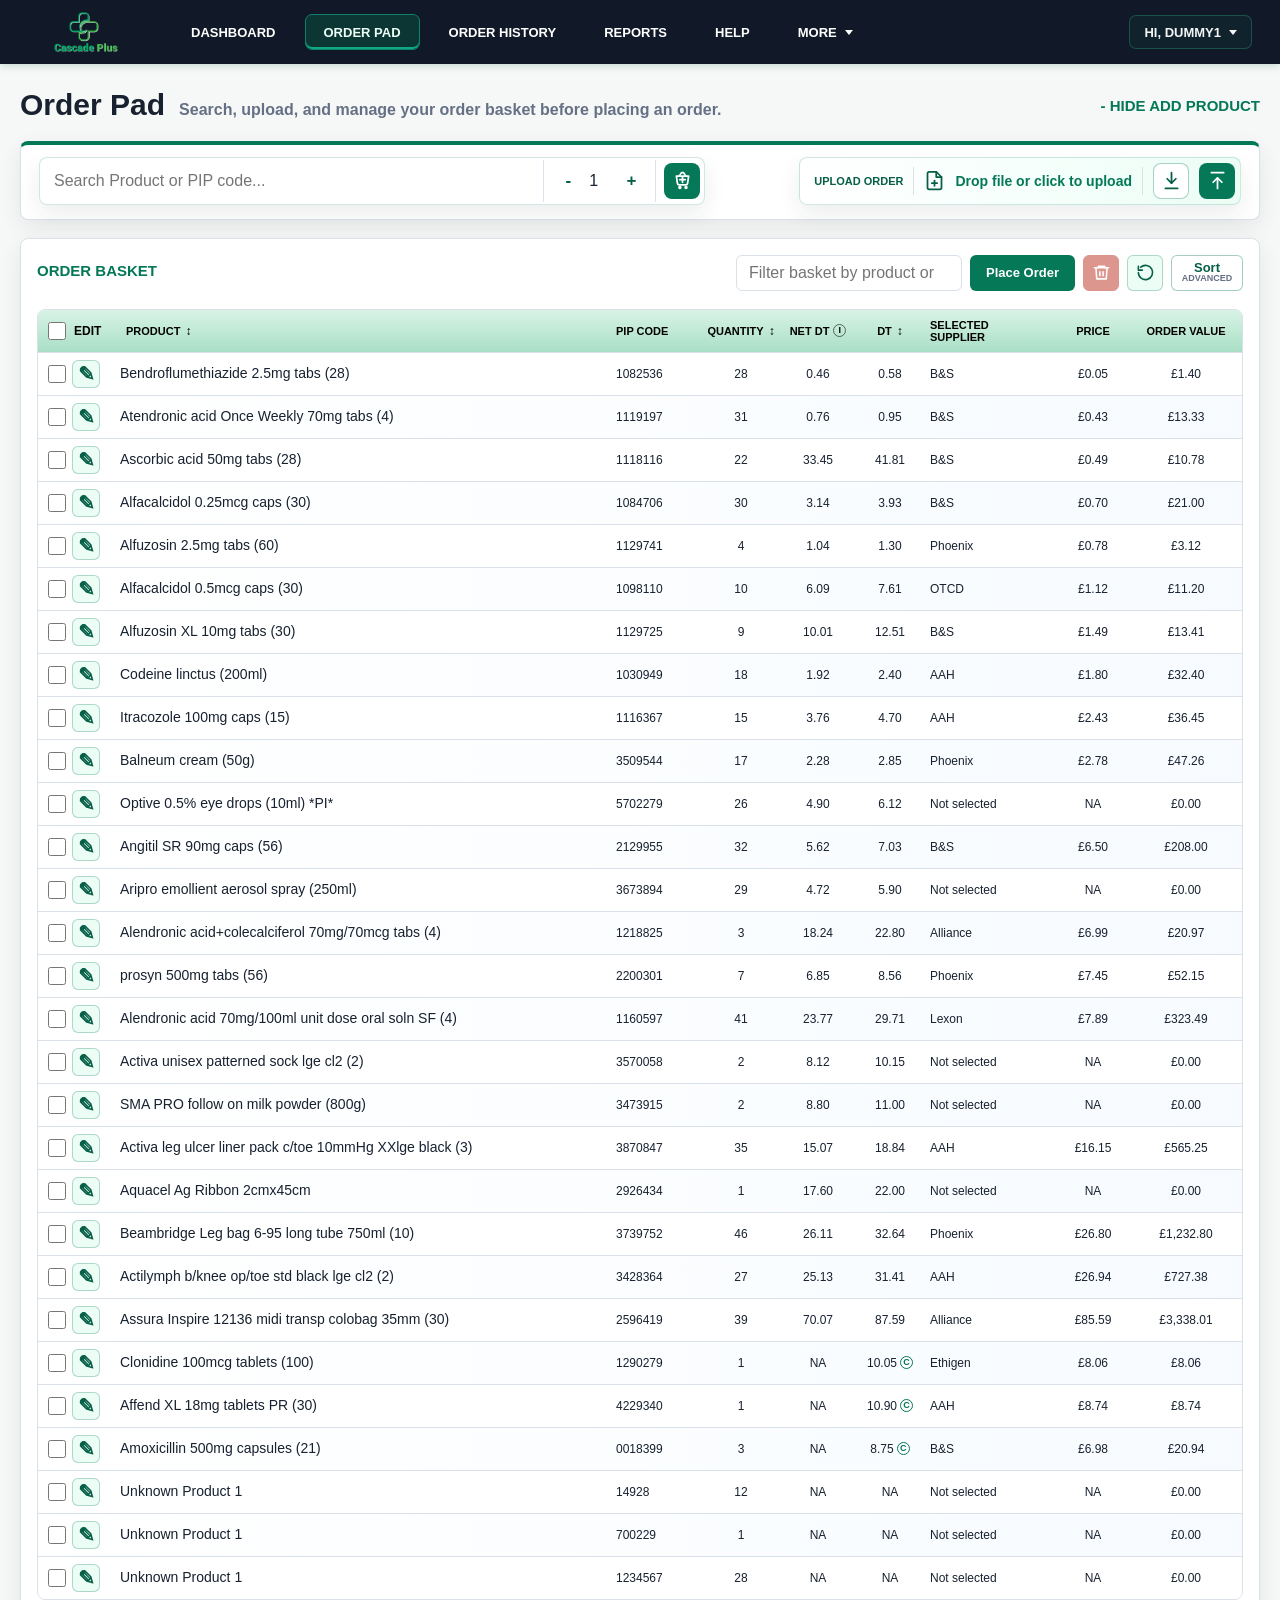
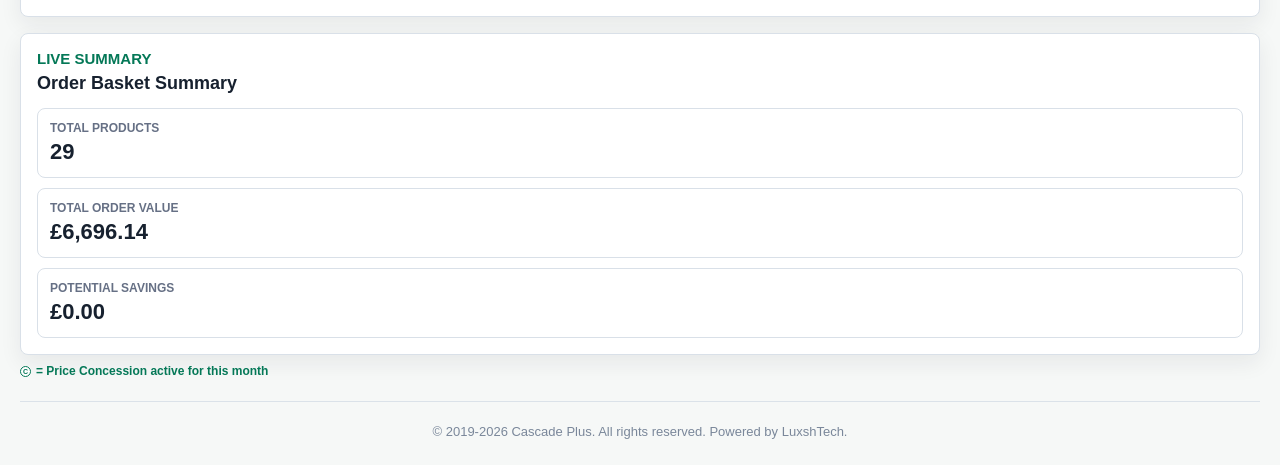
<file: index.html>
<!doctype html>
<html lang="en">
  <head>
    <meta charset="utf-8" />
    <meta name="viewport" content="width=device-width, initial-scale=1" />
    <title>CASCADE Order Pad Prototype</title>
    <link rel="stylesheet" href="styles.css" />
    <link rel="stylesheet" href="navigation.css" />
  </head>
  <body>
    <div class="app-shell">
      <header class="topbar">
        <a class="brand" href="#" aria-label="CASCADE home">
          <img class="brand-logo" src="logo.png" alt="CASCADE Plus" />
        </a>
        <nav class="main-nav" aria-label="Primary">
          <button type="button" onclick="window.location.href='Dashboard.html'">Dashboard</button>
          <button type="button" class="active">Order Pad</button>
          <button type="button" onclick="window.location.href='history.html'">Order History</button>
          <button type="button" onclick="window.location.href='report.html'">Reports</button>
          <button type="button" onclick="window.location.href='help.html'">Help</button>
          <div class="nav-more">
            <button class="more-toggle" type="button" aria-haspopup="true" aria-expanded="false">More</button>
            <div class="more-menu" role="menu">
              <a href="pending.html" role="menuitem">Pending Order</a>
              <a href="outofstock.html" role="menuitem">Out Of Stock</a>
            </div>
          </div>
        </nav>
        <div class="account-menu">
          <button class="profile-button" type="button" aria-haspopup="true" aria-expanded="false">HI, DUMMY1</button>
          <div class="account-dropdown" role="menu">
            <button class="account-menu-item" type="button" role="menuitem">
              <svg viewBox="0 0 24 24" aria-hidden="true">
                <path d="M3 11.5 12 4l9 7.5"></path>
                <path d="M5.5 10.5V20h13v-9.5"></path>
                <path d="M9.5 17h5"></path>
                <path d="M9 14h2"></path>
                <path d="M13 14h2"></path>
              </svg>
              Reset Password
            </button>
            <span class="account-menu-separator" aria-hidden="true"></span>
            <button class="account-menu-item" type="button" role="menuitem">
              <svg viewBox="0 0 24 24" aria-hidden="true">
                <circle cx="7.5" cy="16.5" r="3"></circle>
                <path d="m10 14 7.5-7.5"></path>
                <path d="m15.5 8.5 2 2"></path>
                <path d="m18 6 2 2"></path>
              </svg>
              Log Out
            </button>
          </div>
        </div>
      </header>

      <main class="workspace">
        <section class="page-heading" aria-labelledby="pageTitle">
          <div class="heading-copy">
            <h1 id="pageTitle">Order Pad</h1>
            <p class="subheading">Search, upload, and manage your order basket before placing an order.</p>
          </div>
          <button class="panel-toggle" id="toggleAddProduct" type="button" aria-controls="addProductPanel" aria-expanded="true">- Hide Add Product</button>
        </section>

        <section class="add-product-panel" id="addProductPanel" aria-label="Add product">
          <div class="search-widget-row">
            <div class="product-search-stack">
              <form class="product-search-form search-widget" id="productSearchForm">
                <label class="compact-field name-field">
                  <input id="nameSearch" type="search" autocomplete="off" placeholder="Search Product or PIP code..." />
                </label>
                <div class="compact-field quantity-field">
                  <div class="quantity-stepper">
                    <button class="quantity-button" id="decreaseQuantity" type="button" aria-label="Decrease quantity">-</button>
                    <input id="quantityInput" type="number" min="1" value="1" aria-label="Quantity" />
                    <button class="quantity-button" id="increaseQuantity" type="button" aria-label="Increase quantity">+</button>
                  </div>
                </div>
                <button class="basket-add-button" type="submit" aria-label="Add product to basket" title="Add product to basket">
                  <svg viewBox="0 0 24 24" aria-hidden="true">
                    <path d="M5 7h14l-1.2 8.2a2 2 0 0 1-2 1.7H8.2a2 2 0 0 1-2-1.7L5 7Z" />
                    <path d="M8.2 7 10.8 3h2.4l2.6 4" />
                    <path d="M9 11h6" />
                    <path d="M12 8v6" />
                    <circle cx="9" cy="20" r="1" />
                    <circle cx="16" cy="20" r="1" />
                  </svg>
                </button>
              </form>
              <div class="search-results" id="searchResults" aria-label="Product search results"></div>
            </div>

            <section class="upload-order-widget search-widget" aria-label="Upload order">
              <strong>Upload Order</strong>
              <span class="widget-divider" aria-hidden="true"></span>
              <label class="upload-dropzone" for="orderUpload">
                <svg viewBox="0 0 24 24" aria-hidden="true">
                  <path d="M14 2H6a2 2 0 0 0-2 2v16a2 2 0 0 0 2 2h12a2 2 0 0 0 2-2V8Z" />
                  <path d="M14 2v6h6" />
                  <path d="M12 12v6" />
                  <path d="M9 15h6" />
                </svg>
                <span>Drop file or click to upload</span>
                <input id="orderUpload" type="file" accept=".csv,.xlsx,.xls" />
              </label>
              <span class="widget-divider" aria-hidden="true"></span>
              <button class="upload-icon-button secondary-upload" id="downloadOrderTemplate" type="button" aria-label="Download order template" title="Download order template">
                <svg viewBox="0 0 24 24" aria-hidden="true">
                  <path d="M12 3v12" />
                  <path d="m7 10 5 5 5-5" />
                  <path d="M5 21h14" />
                </svg>
              </button>
              <button class="upload-icon-button primary-upload" id="uploadOrderButton" type="button" aria-label="Upload order" title="Upload order">
                <svg viewBox="0 0 24 24" aria-hidden="true">
                  <path d="M12 21V9" />
                  <path d="m7 14 5-5 5 5" />
                  <path d="M5 3h14" />
                </svg>
              </button>
            </section>
          </div>
        </section>

        <div class="order-layout">
          <section class="basket-panel" aria-label="Order Basket">
            <div class="basket-header">
              <div>
                <p class="eyebrow">Order Basket</p>
              </div>
              <div class="basket-tools">
                <input id="basketFilter" type="search" placeholder="Filter basket by product or PIP" />
                <button class="primary-action" id="placeOrderButton" type="button">Place Order</button>
                <button class="icon-action remove-action bulk-remove-action" id="removeSelectedButton" type="button" aria-label="Remove selected products" title="Remove selected products" disabled>
                  <svg viewBox="0 0 24 24" aria-hidden="true">
                    <path d="M3 6h18"></path>
                    <path d="M8 6V4h8v2"></path>
                    <path d="m19 6-1 14H6L5 6"></path>
                    <path d="M10 11v5M14 11v5"></path>
                  </svg>
                </button>
                <button class="icon-action refresh-action" id="refreshPrices" type="button" aria-label="Refresh prices" title="Refresh prices">
                  <svg viewBox="0 0 24 24" aria-hidden="true">
                    <path d="M3 12a9 9 0 1 0 3-6.7"></path>
                    <path d="M3 4v5h5"></path>
                  </svg>
                </button>
                <div class="advanced-sort-menu">
                  <button class="advanced-sort-toggle" id="advancedSortToggle" type="button" aria-controls="advancedSortPanel" aria-expanded="false">
                    <span>Sort</span>
                    <small>Advanced</small>
                  </button>
                  <div class="advanced-sort-panel" id="advancedSortPanel" hidden>
                    <h3>Sort By</h3>
                    <button class="advanced-sort-choice" type="button" data-advanced-sort="unknownDescription">
                      <span class="sort-radio" aria-hidden="true"></span>
                      <strong>Unknown Product Description</strong>
                    </button>
                    <button class="advanced-sort-choice" type="button" data-advanced-sort="aboveDt">
                      <span class="sort-radio" aria-hidden="true"></span>
                      <strong>Above Drug Tariff</strong>
                    </button>
                    <button class="advanced-sort-choice" type="button" data-advanced-sort="activeConcession">
                      <span class="sort-radio" aria-hidden="true"></span>
                      <strong>Active Concession</strong>
                    </button>
                    <div class="advanced-sort-choice selected-price-choice" data-selected-price-choice>
                      <button type="button" data-select-price-sort>
                        <span class="sort-radio" aria-hidden="true"></span>
                        <strong>Selected Supplier Price</strong>
                      </button>
                      <div class="sort-direction-toggle" aria-label="Selected supplier price sort direction">
                        <button type="button" data-advanced-sort="selectedPrice" data-direction="asc">Low-High</button>
                        <button type="button" data-advanced-sort="selectedPrice" data-direction="desc">High-Low</button>
                      </div>
                    </div>
                    <button class="advanced-reset" id="resetAdvancedSort" type="button">Reset All</button>
                  </div>
                </div>
              </div>
            </div>
            <div class="sort-status" id="sortStatus" hidden></div>
            <div class="product-list" id="productList"></div>
            <div class="empty-state" id="emptyState" hidden>
              <h3>No products in the basket</h3>
              <p>Search for a product above to add it to this pending order.</p>
            </div>
          </section>

          <aside class="basket-sidebar">
            <section class="summary-panel" aria-labelledby="summaryTitle">
              <p class="eyebrow">Live Summary</p>
              <h2 id="summaryTitle">Order Basket Summary</h2>
              <div class="summary-metrics">
                <div>
                  <span>Total Products</span>
                  <strong id="totalProducts">0</strong>
                </div>
                <div>
                  <span>Total Order Value</span>
                  <strong id="totalValue">&pound;0.00</strong>
                </div>
                <div>
                  <span>Potential Savings</span>
                  <strong id="potentialSavings">&pound;0.00</strong>
                </div>
              </div>
            </section>
            <div class="basket-legend" aria-label="Basket indicators">
              <span class="concession-indicator" aria-hidden="true">C</span>
              <span>= Price Concession active for this month</span>
            </div>
          </aside>
        </div>
        <footer class="site-footer">© 2019-2026 Cascade Plus. All rights reserved. Powered by LuxshTech.</footer>
      </main>
    </div>

    <div class="drawer-backdrop" id="drawerBackdrop" hidden></div>
    <aside class="product-drawer" id="productDrawer" role="dialog" aria-modal="true" aria-labelledby="drawerTitle" aria-hidden="true">
      <div class="drawer-header">
        <h2 id="drawerTitle">Edit Product</h2>
        <button class="icon-close" id="closeDrawer" type="button" aria-label="Close Edit Product">
          <svg viewBox="0 0 24 24" aria-hidden="true">
            <path d="m6 6 12 12M18 6 6 18"></path>
          </svg>
        </button>
      </div>
      <div id="drawerContent"></div>
      <div class="drawer-footer-row">
        <p class="drawer-info-note">Prices shown are based on your negotiated discount and may vary.</p>
        <div class="drawer-navigation" id="drawerNavigation" hidden></div>
      </div>
    </aside>

    <dialog class="order-modal" id="orderModal">
      <button class="icon-close" data-close-modal type="button" aria-label="Close">
        <svg viewBox="0 0 24 24" aria-hidden="true">
          <path d="m6 6 12 12M18 6 6 18"></path>
        </svg>
      </button>
      <div class="warning-icon" aria-hidden="true">!</div>
      <h2 id="orderModalTitle">Are you sure?</h2>
      <p id="orderModalSummary"></p>
      <div class="modal-actions">
        <button class="secondary-action" data-close-modal type="button">No</button>
        <button class="primary-action" id="confirmOrder" type="button">Yes</button>
      </div>
    </dialog>

    <dialog class="order-modal success-modal" id="orderSuccessModal" aria-labelledby="orderSuccessTitle" aria-describedby="orderSuccessSummary">
      <div class="success-icon" aria-hidden="true">&#10003;</div>
      <h2 id="orderSuccessTitle">Order Placed Successfully</h2>
      <p id="orderSuccessSummary">You can check the details in Order History</p>
      <div class="modal-actions">
        <button class="primary-action" data-close-modal type="button">Close</button>
      </div>
    </dialog>

    <div class="toast-region" id="toastRegion" aria-live="polite"></div>
    <script src="account-menu.js"></script>
    <script src="app.js"></script>
  </body>
</html>
</file>
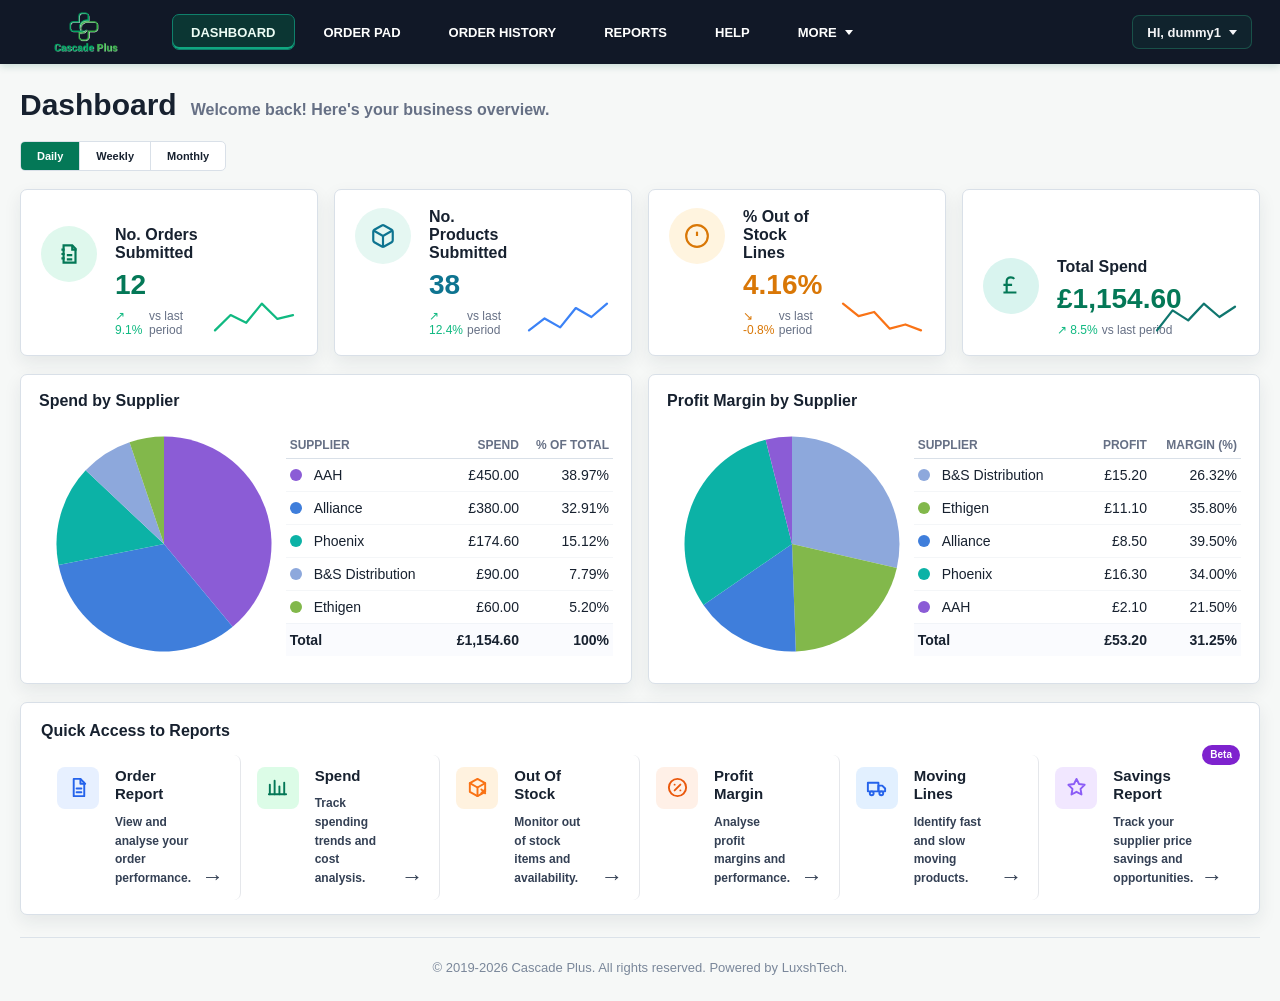
<file: Dashboard.html>
<!doctype html>
<html lang="en">

<head>
  <meta charset="utf-8" />
  <meta name="viewport" content="width=device-width, initial-scale=1" />
  <title>CASCADE Dashboard</title>
  <link rel="stylesheet" href="styles.css" />
  <style>
    /* Dashboard-specific Styles */
    body {
      --dashboard-section-gap: 18px;
      background: #f6f8f7;
      background-attachment: fixed;
      background-size: cover;
      background-position: center bottom;
    }

    .dashboard-grid {
      display: grid;
      grid-template-columns: repeat(4, 1fr);
      gap: 16px;
      margin-top: 0;
      margin-bottom: var(--dashboard-section-gap);
    }

    .dashboard-card {
      background: #ffffff;
      border: 1px solid var(--line);
      border-radius: 7px;
      padding: 18px 20px;
      box-shadow: 0 7px 18px rgba(23, 33, 47, 0.08);
      display: grid;
      grid-template-columns: minmax(0, 1fr) 82px;
      align-items: end;
      gap: 14px;
      transition: transform 0.2s, box-shadow 0.2s;
      min-height: 118px;
    }

    .dashboard-card:hover {
      transform: translateY(-2px);
      box-shadow: var(--shadow);
    }

    .card-left {
      display: flex;
      gap: 18px;
      align-items: flex-start;
      min-width: 0;
    }

    .card-icon-container {
      width: 56px;
      height: 56px;
      border-radius: 50%;
      display: flex;
      align-items: center;
      justify-content: center;
      flex-shrink: 0;
    }

    .card-icon-container.green {
      background: #dff8ed;
      color: #047857;
    }

    .card-icon-container.blue {
      background: #e5f7f2;
      color: #0e7490;
    }

    .card-icon-container.orange {
      background: #fff4df;
      color: #d97706;
    }

    .card-icon-container.teal {
      background: #d9f4ef;
      color: #047857;
    }

    .card-icon-container svg {
      width: 26px;
      height: 26px;
      stroke-width: 2;
      stroke: currentColor;
      fill: none;
    }

    .card-info {
      display: flex;
      flex-direction: column;
    }

    .card-label {
      font-size: 16px;
      font-weight: 600;
      color: #17212f;
      margin-bottom: 7px;
    }

    .card-value {
      font-size: 28px;
      font-weight: 700;
      margin-bottom: 8px;
      line-height: 1.15;
      letter-spacing: 0;
    }

    #ordersCard .card-value {
      color: #047857;
    }

    #productsCard .card-value {
      color: #0e7490;
    }

    #oosCard .card-value {
      color: #d97706;
    }

    #spendCard .card-value {
      color: #047857;
    }

    .card-trend {
      font-size: 12px;
      font-weight: 500;
      display: flex;
      align-items: center;
      gap: 4px;
    }

    .card-trend.up {
      color: #10b981;
    }

    .card-trend.down {
      color: #d97706;
    }

    .card-trend span {
      color: var(--muted);
      font-weight: 500;
    }

    .card-right {
      width: 78px;
      height: 34px;
      display: flex;
      align-items: center;
      justify-content: flex-end;
      align-self: end;
      margin-bottom: 3px;
    }

    .sparkline-svg {
      width: 100%;
      height: 100%;
      overflow: visible;
    }

    .sparkline-path {
      fill: none;
      stroke-width: 2.2;
      stroke-linecap: round;
      stroke-linejoin: round;
    }

    /* Date controls styling */
    .dashboard-controls {
      display: flex;
      align-items: center;
      gap: 12px;
      margin-bottom: var(--dashboard-section-gap);
    }

    .dashboard-hero-heading {
      display: flex;
      justify-content: flex-start;
      align-items: center;
      gap: 22px;
      margin-bottom: var(--dashboard-section-gap);
    }

    .dashboard-hero-heading .heading-copy {
      align-self: center;
    }

    /* Double column charts grid */
    .charts-grid {
      display: grid;
      grid-template-columns: 1fr 1fr;
      gap: 16px;
      margin-bottom: var(--dashboard-section-gap);
    }

    .chart-card {
      background: #ffffff;
      border: 1px solid var(--line);
      border-radius: 7px;
      padding: 16px 18px 14px;
      box-shadow: 0 7px 18px rgba(23, 33, 47, 0.08);
      display: flex;
      flex-direction: column;
      min-height: 240px;
    }

    .chart-header {
      display: flex;
      justify-content: space-between;
      align-items: center;
      margin-bottom: 8px;
    }

    .chart-title {
      font-size: 16px;
      font-weight: 700;
      color: var(--ink);
      margin: 0;
    }

    .chart-content-row {
      display: grid;
      grid-template-columns: minmax(180px, 0.9fr) minmax(280px, 1.3fr);
      gap: 20px;
      align-items: center;
      flex: 1;
    }

    /* Pie chart SVG styles */
    .pie-wrap {
      position: relative;
      width: 250px;
      height: 250px;
      display: flex;
      align-items: center;
      justify-content: center;
      margin: 0 auto;
    }

    .pie-chart {
      width: 100%;
      height: 100%;
      overflow: visible;
    }

    .pie-chart svg {
      overflow: visible;
    }

    .pie-slice {
      cursor: pointer;
      transition: transform 0.2s ease, opacity 0.2s ease;
      transform-origin: 50px 50px;
    }

    .pie-slice:hover {
      opacity: 0.9;
    }

    .pie-slice.is-active {
      opacity: 0.95;
    }

    .pie-tooltip {
      position: absolute;
      pointer-events: none;
      z-index: 10;
      border-radius: 6px;
      padding: 5px 9px;
      color: #fff;
      font-size: 11px;
      font-weight: 700;
      white-space: nowrap;
      box-shadow: 0 6px 16px rgba(0, 0, 0, 0.12);
      opacity: 0;
      transform: translate(-50%, -100%) scale(0.9);
      transition: opacity 0.12s ease, transform 0.12s ease;
    }

    .pie-wrap.is-hovering .pie-tooltip {
      opacity: 1;
      transform: translate(-50%, -100%) scale(1);
    }

    /* Legend Tables */
    .legend-table {
      width: 100%;
      max-width: none;
      justify-self: stretch;
      border-collapse: collapse;
      font-size: 14px;
    }

    .legend-table th {
      text-align: left;
      color: var(--muted);
      font-weight: 700;
      padding: 6px 4px;
      border-bottom: 1px solid var(--line);
      text-transform: uppercase;
      font-size: 12px;
      letter-spacing: 0;
    }

    .legend-table td {
      padding: 8px 4px;
      border-bottom: 1px solid rgba(217, 224, 232, 0.3);
      font-weight: 500;
      color: var(--ink);
    }

    .legend-table th:first-child,
    .legend-table td:first-child {
      width: 45%;
    }

    .legend-table th:not(:first-child),
    .legend-table td:not(:first-child) {
      width: 27.5%;
    }

    .legend-table tr:last-child td {
      border-bottom: 0;
      font-weight: 800;
      border-top: 1px solid var(--line);
      background: #fafbfe;
    }

    .supplier-cell {
      display: flex;
      align-items: center;
      gap: 12px;
    }

    .supplier-color {
      width: 12px;
      height: 12px;
      border-radius: 50%;
      flex-shrink: 0;
    }

    .legend-table .num {
      text-align: right;
    }

    /* Full width line chart */
    .full-width-card {
      background: #ffffff;
      border: 1px solid var(--line);
      border-radius: 7px;
      padding: 18px 20px 12px;
      box-shadow: 0 7px 18px rgba(23, 33, 47, 0.08);
      margin-bottom: var(--dashboard-section-gap);
    }

    .savings-header {
      display: flex;
      justify-content: space-between;
      align-items: center;
      margin-bottom: 10px;
    }

    .segmented-control {
      display: flex;
      background: #ffffff;
      border: 1px solid var(--line);
      border-radius: 5px;
      gap: 0;
      overflow: hidden;
    }

    .segmented-button {
      border: 0;
      background: transparent;
      border-right: 1px solid var(--line);
      padding: 8px 16px;
      border-radius: 0;
      font-size: 11px;
      font-weight: 700;
      color: #17212f;
      cursor: pointer;
      transition: background 0.15s, color 0.15s;
    }

    .segmented-button:last-child {
      border-right: 0;
    }

    .segmented-button.active {
      background: var(--green);
      color: #ffffff;
    }

    .line-chart-container {
      position: relative;
      height: 245px;
      margin-top: 22px;
    }

    .line-chart-svg {
      width: 100%;
      height: 100%;
    }

    .grid-line {
      stroke: rgba(217, 224, 232, 0.65);
      stroke-width: 1;
    }

    .axis-label {
      font-size: 12px;
      font-weight: 600;
      fill: #4b5563;
    }

    .axis-title {
      font-size: 12px;
      font-weight: 600;
      fill: #4b5563;
    }

    .chart-line {
      fill: none;
      stroke: #004b32;
      stroke-width: 2;
      stroke-linecap: round;
      stroke-linejoin: round;
    }

    .chart-area {
      fill: url(#savings-gradient);
    }

    .chart-point {
      fill: #027a52;
      stroke: #ffffff;
      stroke-width: 2;
      cursor: pointer;
      transition: r 0.15s, fill 0.15s;
    }

    .chart-point:hover {
      r: 7;
      fill: var(--green-dark);
      stroke: #ffffff;
    }

    .line-tooltip {
      position: absolute;
      pointer-events: none;
      background: #111827;
      color: #fff;
      padding: 6px 10px;
      border-radius: 6px;
      font-size: 11px;
      font-weight: 700;
      white-space: nowrap;
      box-shadow: 0 4px 12px rgba(0, 0, 0, 0.15);
      display: none;
      transform: translate(-50%, -100%);
      margin-top: -10px;
      z-index: 10;
    }

    .quick-reports-panel {
      background: #ffffff;
      border: 1px solid var(--line);
      border-radius: 7px;
      padding: 18px 20px 14px;
      box-shadow: 0 7px 18px rgba(23, 33, 47, 0.08);
      margin-bottom: var(--dashboard-section-gap);
    }

    .quick-reports-panel h2 {
      margin: 0 0 14px;
      color: var(--ink);
      font-size: 16px;
      line-height: 1.25;
      font-weight: 700;
    }

    .quick-reports-grid {
      display: grid;
      grid-template-columns: repeat(6, minmax(0, 1fr));
      gap: 0;
    }

    .quick-report-card {
      position: relative;
      min-height: 96px;
      display: grid;
      grid-template-columns: 46px minmax(0, 1fr) 18px;
      gap: 12px;
      align-items: start;
      padding: 12px 16px;
      color: inherit;
      text-decoration: none;
      border-right: 1px solid #e5e7eb;
      border-radius: 7px;
      transition: background 150ms ease, box-shadow 150ms ease, transform 150ms ease;
    }

    .quick-report-card:last-child {
      border-right: 0;
    }

    .quick-report-card:hover,
    .quick-report-card:focus-visible {
      background: #fbfdff;
      box-shadow: inset 0 0 0 1px #cfd6df;
      transform: translateY(-1px);
      outline: 0;
    }

    .quick-report-icon {
      width: 42px;
      height: 42px;
      border-radius: 8px;
      display: inline-flex;
      align-items: center;
      justify-content: center;
    }

    .quick-report-icon svg {
      width: 23px;
      height: 23px;
      fill: none;
      stroke: currentColor;
      stroke-linecap: round;
      stroke-linejoin: round;
      stroke-width: 2;
    }

    .quick-report-icon.blue {
      color: #2563eb;
      background: #e7f0ff;
    }

    .quick-report-icon.green {
      color: #047857;
      background: #dcfce7;
    }

    .quick-report-icon.orange {
      color: #f97316;
      background: #fff2df;
    }

    .quick-report-icon.red {
      color: #ea580c;
      background: #fff0e7;
    }

    .quick-report-icon.sky {
      color: #2563eb;
      background: #e2f0ff;
    }

    .quick-report-icon.violet {
      color: #8b5cf6;
      background: #f1e7ff;
    }

    .quick-report-copy strong {
      display: block;
      color: #17212f;
      font-size: 15px;
      line-height: 1.25;
      font-weight: 700;
    }

    .quick-report-copy span {
      display: block;
      margin-top: 9px;
      color: #344054;
      font-size: 12px;
      line-height: 1.55;
      font-weight: 600;
    }

    .quick-report-arrow {
      align-self: end;
      justify-self: end;
      color: #344054;
      font-size: 22px;
      line-height: 1;
    }

    .quick-report-badge {
      position: absolute;
      top: -10px;
      right: -1px;
      min-height: 20px;
      border-radius: 999px;
      padding: 0 8px;
      display: inline-flex;
      align-items: center;
      color: #fff;
      background: #7e22ce;
      font-size: 10px;
      font-weight: 600;
    }

    /* Anim for elements */
    .pie-slice {
      animation: drawSlice 0.5s ease forwards;
    }

    @keyframes drawSlice {
      from {
        stroke-dasharray: 0 300;
      }
    }

    /* Responsive */
    @media (max-width: 1200px) {
      .dashboard-grid {
        grid-template-columns: repeat(2, 1fr);
      }

      .charts-grid {
        grid-template-columns: 1fr;
      }

      .quick-reports-grid {
        grid-template-columns: repeat(3, minmax(0, 1fr));
      }

      .quick-report-card:nth-child(3n) {
        border-right: 0;
      }
    }

    @media (max-width: 640px) {
      .dashboard-grid {
        grid-template-columns: 1fr;
      }

      .chart-content-row {
        grid-template-columns: 1fr;
        gap: 16px;
      }

      .page-heading {
        flex-direction: column;
        align-items: flex-start;
        gap: 12px;
      }

      .dashboard-hero-heading {
        align-items: flex-start;
      }

      .quick-reports-grid {
        grid-template-columns: 1fr;
      }

      .quick-report-card {
        border-right: 0;
        border-bottom: 1px solid #e5e7eb;
      }

      .quick-report-card:last-child {
        border-bottom: 0;
      }
    }
  </style>
  <link rel="stylesheet" href="navigation.css" />
</head>

<body>
  <div class="app-shell">
    <header class="topbar">
      <a class="brand" href="Dashboard.html" aria-label="CASCADE home">
        <img class="brand-logo" src="logo.png" alt="CASCADE Plus" />
      </a>
      <nav class="main-nav" aria-label="Primary">
        <a class="active" href="Dashboard.html" aria-current="page">Dashboard</a>
        <a href="index.html">Order Pad</a>
        <a href="history.html">Order History</a>
        <a href="report.html">Reports</a>
        <a href="help.html">Help</a>
        <div class="nav-more">
          <button class="more-toggle" type="button" aria-haspopup="true" aria-expanded="false">More</button>
          <div class="more-menu" role="menu">
            <a href="pending.html" role="menuitem">Pending Order</a>
            <a href="outofstock.html" role="menuitem">Out Of Stock</a>
          </div>
        </div>
      </nav>
      <div class="account-menu">
        <button class="profile-button" type="button" aria-haspopup="true" aria-expanded="false">HI, dummy1</button>
        <div class="account-dropdown" role="menu">
          <button class="account-menu-item" type="button" role="menuitem">
            <svg viewBox="0 0 24 24" aria-hidden="true">
              <path d="M3 11.5 12 4l9 7.5"></path>
              <path d="M5.5 10.5V20h13v-9.5"></path>
              <path d="M9.5 17h5"></path>
              <path d="M9 14h2"></path>
              <path d="M13 14h2"></path>
            </svg>
            Reset Password
          </button>
          <span class="account-menu-separator" aria-hidden="true"></span>
          <button class="account-menu-item" type="button" role="menuitem">
            <svg viewBox="0 0 24 24" aria-hidden="true">
              <circle cx="7.5" cy="16.5" r="3"></circle>
              <path d="m10 14 7.5-7.5"></path>
              <path d="m15.5 8.5 2 2"></path>
              <path d="m18 6 2 2"></path>
            </svg>
            Log Out
          </button>
        </div>
      </div>
    </header>

    <main class="workspace">
      <section class="page-heading dashboard-hero-heading" aria-labelledby="pageTitle">
        <div class="heading-copy">
          <h1 id="pageTitle">Dashboard</h1>
          <p class="subheading">Welcome back! Here's your business overview.</p>
        </div>
      </section>

      <div class="dashboard-controls">
        <div class="segmented-control" id="dashboardRangeToggle" role="tablist" aria-label="Select dashboard period">
          <button class="segmented-button active" type="button" role="tab" aria-selected="true"
            data-range="today">Daily</button>
          <button class="segmented-button" type="button" role="tab" aria-selected="false"
            data-range="last7">Weekly</button>
          <button class="segmented-button" type="button" role="tab" aria-selected="false"
            data-range="thisMonth">Monthly</button>
        </div>
      </div>

      <!-- KPI Metrics Cards Row -->
      <section class="dashboard-grid" aria-label="Key Performance Indicators">
        <!-- Card 1: Orders -->
        <article class="dashboard-card" id="ordersCard">
          <div class="card-left">
            <div class="card-icon-container green" aria-hidden="true">
              <svg viewBox="0 0 24 24">
                <path d="M7 4h8l3 3v13H7z"></path>
                <path d="M15 4v4h4"></path>
                <path d="M10 13h5M10 17h5"></path>
                <path d="M5 8h3M5 12h3M5 16h3"></path>
              </svg>
            </div>
            <div class="card-info">
              <span class="card-label">No. Orders Submitted</span>
              <strong class="card-value" id="ordersVal">0</strong>
              <div class="card-trend up" id="ordersTrend">
                <span>vs last period</span>
              </div>
            </div>
          </div>
          <div class="card-right" id="ordersSparkline"></div>
        </article>

        <!-- Card 2: Products -->
        <article class="dashboard-card" id="productsCard">
          <div class="card-left">
            <div class="card-icon-container blue" aria-hidden="true">
              <svg viewBox="0 0 24 24">
                <path
                  d="M21 16V8a2 2 0 0 0-1-1.73l-7-4a2 2 0 0 0-2 0l-7 4A2 2 0 0 0 3 8v8a2 2 0 0 0 1 1.73l7 4a2 2 0 0 0 2 0l7-4A2 2 0 0 0 21 16Z" />
                <polyline points="3.27 6.96 12 12.01 20.73 6.96" />
                <line x1="12" y1="22.08" x2="12" y2="12" />
              </svg>
            </div>
            <div class="card-info">
              <span class="card-label">No. Products Submitted</span>
              <strong class="card-value" id="productsVal">0</strong>
              <div class="card-trend up" id="productsTrend">
                <span>vs last period</span>
              </div>
            </div>
          </div>
          <div class="card-right" id="productsSparkline"></div>
        </article>

        <!-- Card 3: Out Of Stock -->
        <article class="dashboard-card" id="oosCard">
          <div class="card-left">
            <div class="card-icon-container orange" aria-hidden="true">
              <svg viewBox="0 0 24 24">
                <circle cx="12" cy="12" r="10" />
                <line x1="12" y1="8" x2="12" y2="12" />
                <line x1="12" y1="16" x2="12.01" y2="16" />
              </svg>
            </div>
            <div class="card-info">
              <span class="card-label">% Out of Stock Lines</span>
              <strong class="card-value" id="oosVal">0.00%</strong>
              <div class="card-trend down" id="oosTrend">
                <span>vs last period</span>
              </div>
            </div>
          </div>
          <div class="card-right" id="oosSparkline"></div>
        </article>

        <!-- Card 4: Total Spend -->
        <article class="dashboard-card" id="spendCard">
          <div class="card-left">
            <div class="card-icon-container teal" aria-hidden="true">
              <svg viewBox="0 0 24 24">
                <path d="M15 5.5c-.7-1-1.8-1.5-3.2-1.5C9.7 4 8 5.4 8 7.5V18"></path>
                <path d="M5 11h8M5 18h12"></path>
              </svg>
            </div>
            <div class="card-info">
              <span class="card-label">Total Spend</span>
              <strong class="card-value" id="spendVal">£0.00</strong>
              <div class="card-trend up" id="spendTrend">
                <span>vs last period</span>
              </div>
            </div>
          </div>
          <div class="card-right" id="spendSparkline"></div>
        </article>
      </section>

      <!-- Charts Section (Spend and Profit Pie Charts) -->
      <section class="charts-grid" aria-label="Distributions Analysis">
        <!-- Spend by Supplier Card -->
        <article class="chart-card">
          <div class="chart-header">
            <h2 class="chart-title">Spend by Supplier</h2>
          </div>
          <div class="chart-content-row">
            <div class="pie-wrap" id="spendPieWrap">
              <div id="spendPieChart" class="pie-chart" role="img" aria-label="Spend by supplier pie chart"></div>
              <div id="spendPieTooltip" class="pie-tooltip" role="status"></div>
            </div>
            <table class="legend-table" id="spendTable">
              <thead>
                <tr>
                  <th>Supplier</th>
                  <th class="num">Spend</th>
                  <th class="num">% of Total</th>
                </tr>
              </thead>
              <tbody id="spendTableBody"></tbody>
            </table>
          </div>
        </article>

        <!-- Profit Margin by Supplier Card -->
        <article class="chart-card">
          <div class="chart-header">
            <h2 class="chart-title">Profit Margin by Supplier</h2>
          </div>
          <div class="chart-content-row">
            <div class="pie-wrap" id="profitPieWrap">
              <div id="profitPieChart" class="pie-chart" role="img" aria-label="Profit margin by supplier pie chart">
              </div>
              <div id="profitPieTooltip" class="pie-tooltip" role="status"></div>
            </div>
            <table class="legend-table" id="profitTable">
              <thead>
                <tr>
                  <th>Supplier</th>
                  <th class="num">Profit</th>
                  <th class="num">Margin (%)</th>
                </tr>
              </thead>
              <tbody id="profitTableBody"></tbody>
            </table>
          </div>
        </article>
      </section>

      <section class="quick-reports-panel" aria-labelledby="quickReportsTitle">
        <h2 id="quickReportsTitle">Quick Access to Reports</h2>
        <div class="quick-reports-grid">
          <a class="quick-report-card" href="Order_Report.html">
            <span class="quick-report-icon blue" aria-hidden="true">
              <svg viewBox="0 0 24 24">
                <path d="M7 3h7l4 4v14H7z"></path>
                <path d="M14 3v5h5"></path>
                <path d="M10 13h5"></path>
                <path d="M10 17h5"></path>
              </svg>
            </span>
            <span class="quick-report-copy">
              <strong>Order Report</strong>
              <span>View and analyse your order performance.</span>
            </span>
            <span class="quick-report-arrow" aria-hidden="true">&rarr;</span>
          </a>

          <a class="quick-report-card" href="spend_report.html">
            <span class="quick-report-icon green" aria-hidden="true">
              <svg viewBox="0 0 24 24">
                <path d="M4 19V9"></path>
                <path d="M9 19V5"></path>
                <path d="M14 19v-8"></path>
                <path d="M19 19V7"></path>
                <path d="M3 19h18"></path>
              </svg>
            </span>
            <span class="quick-report-copy">
              <strong>Spend</strong>
              <span>Track spending trends and cost analysis.</span>
            </span>
            <span class="quick-report-arrow" aria-hidden="true">&rarr;</span>
          </a>

          <a class="quick-report-card" href="oosreport.html">
            <span class="quick-report-icon orange" aria-hidden="true">
              <svg viewBox="0 0 24 24">
                <path d="m12 3 8 4.5v9L12 21l-8-4.5v-9L12 3z"></path>
                <path d="M12 12v9"></path>
                <path d="m4 7.5 8 4.5 8-4.5"></path>
                <path d="m16 14 4 4"></path>
                <path d="m20 14-4 4"></path>
              </svg>
            </span>
            <span class="quick-report-copy">
              <strong>Out Of Stock</strong>
              <span>Monitor out of stock items and availability.</span>
            </span>
            <span class="quick-report-arrow" aria-hidden="true">&rarr;</span>
          </a>

          <a class="quick-report-card" href="profit.html">
            <span class="quick-report-icon red" aria-hidden="true">
              <svg viewBox="0 0 24 24">
                <circle cx="12" cy="12" r="9"></circle>
                <path d="M15 9 9 15"></path>
                <path d="M9 9h.01"></path>
                <path d="M15 15h.01"></path>
              </svg>
            </span>
            <span class="quick-report-copy">
              <strong>Profit Margin</strong>
              <span>Analyse profit margins and performance.</span>
            </span>
            <span class="quick-report-arrow" aria-hidden="true">&rarr;</span>
          </a>

          <a class="quick-report-card" href="moving.html">
            <span class="quick-report-icon sky" aria-hidden="true">
              <svg viewBox="0 0 24 24">
                <path d="M3 7h11v9H3z"></path>
                <path d="M14 10h4l3 3v3h-7z"></path>
                <circle cx="7" cy="18" r="2"></circle>
                <circle cx="17" cy="18" r="2"></circle>
              </svg>
            </span>
            <span class="quick-report-copy">
              <strong>Moving Lines</strong>
              <span>Identify fast and slow moving products.</span>
            </span>
            <span class="quick-report-arrow" aria-hidden="true">&rarr;</span>
          </a>

          <a class="quick-report-card featured" href="savings.html">
            <span class="quick-report-badge">Beta</span>
            <span class="quick-report-icon violet" aria-hidden="true">
              <svg viewBox="0 0 24 24">
                <path d="M12 3 14.6 8.3 20.5 9.2 16.2 13.4 17.2 19.3 12 16.5 6.8 19.3 7.8 13.4 3.5 9.2 9.4 8.3z"></path>
              </svg>
            </span>
            <span class="quick-report-copy">
              <strong>Savings Report</strong>
              <span>Track your supplier price savings and opportunities.</span>
            </span>
            <span class="quick-report-arrow" aria-hidden="true">&rarr;</span>
          </a>
        </div>
      </section>

      <footer class="site-footer">© 2019-2026 Cascade Plus. All rights reserved. Powered by LuxshTech.</footer>
    </main>
  </div>

  <script src="account-menu.js"></script>
  <script>
    const supplierColours = {
      "AAH": "#8b5cd6",
      "Alliance": "#3f7edb",
      "Phoenix": "#0cb2a6",
      "B&S Distribution": "#8da8dc",
      "Ethigen": "#82b84b",
      "OTC Direct": "#f0ad4e"
    };
    const colours = ["#8b5cd6", "#3f7edb", "#0cb2a6", "#8da8dc", "#82b84b", "#f0ad4e", "#e36b73", "#63748b"];

    // Dashboard Data Model
    const dashboardData = {
      today: {
        dateLabel: "03 Jul 2026",
        cards: {
          orders: { val: "12", trend: "↗ 9.1%", spark: [8, 12, 10, 15, 11, 12] },
          products: { val: "38", trend: "↗ 12.4%", spark: [20, 28, 22, 35, 29, 38] },
          oos: { val: "4.16%", trend: "↘ -0.8%", spark: [4.8, 4.5, 4.6, 4.2, 4.3, 4.16], isDown: true },
          spend: { val: "£1,154.60", trend: "↗ 8.5%", spark: [800, 1100, 950, 1200, 1000, 1154.6] }
        },
        spendSuppliers: [
          { supplier: "AAH", spend: 450.00, percent: "38.97%" },
          { supplier: "Alliance", spend: 380.00, percent: "32.91%" },
          { supplier: "Phoenix", spend: 174.60, percent: "15.12%" },
          { supplier: "B&S Distribution", spend: 90.00, percent: "7.79%" },
          { supplier: "Ethigen", spend: 60.00, percent: "5.20%" }
        ],
        profitSuppliers: [
          { supplier: "B&S Distribution", profit: 15.20, margin: "26.32%" },
          { supplier: "Ethigen", profit: 11.10, margin: "35.80%" },
          { supplier: "Alliance", profit: 8.50, margin: "39.50%" },
          { supplier: "Phoenix", profit: 16.30, margin: "34.00%" },
          { supplier: "AAH", profit: 2.10, margin: "21.50%" }
        ],
        savings: {
          xAxis: ["08:00", "10:00", "12:00", "14:00", "16:00", "18:00"],
          values: [35, 75, 45, 110, 80, 150],
          yMax: 200,
          yLabels: ["£0", "£50", "£100", "£150", "£200"]
        }
      },
      yesterday: {
        dateLabel: "02 Jul 2026",
        cards: {
          orders: { val: "11", trend: "↘ -8.3%", spark: [12, 10, 11, 9, 12, 11], isDown: true },
          products: { val: "34", trend: "↘ -10.5%", spark: [38, 30, 32, 28, 35, 34], isDown: true },
          oos: { val: "4.20%", trend: "↗ 0.1%", spark: [4.16, 4.3, 4.25, 4.35, 4.18, 4.2], isDown: false },
          spend: { val: "£1,064.20", trend: "↘ -7.8%", spark: [1154, 980, 1020, 910, 1100, 1064], isDown: true }
        },
        spendSuppliers: [
          { supplier: "AAH", spend: 420.00, percent: "39.47%" },
          { supplier: "Alliance", spend: 340.00, percent: "31.95%" },
          { supplier: "Phoenix", spend: 164.20, percent: "15.43%" },
          { supplier: "B&S Distribution", spend: 85.00, percent: "7.99%" },
          { supplier: "Ethigen", spend: 55.00, percent: "5.17%" }
        ],
        profitSuppliers: [
          { supplier: "B&S Distribution", profit: 14.50, margin: "26.00%" },
          { supplier: "Ethigen", profit: 10.50, margin: "35.00%" },
          { supplier: "Alliance", profit: 8.00, margin: "39.00%" },
          { supplier: "Phoenix", profit: 15.50, margin: "34.00%" },
          { supplier: "AAH", profit: 2.00, margin: "21.00%" }
        ],
        savings: {
          xAxis: ["08:00", "10:00", "12:00", "14:00", "16:00", "18:00"],
          values: [30, 65, 55, 95, 70, 130],
          yMax: 200,
          yLabels: ["£0", "£50", "£100", "£150", "£200"]
        }
      },
      last7: {
        dateLabel: "27 Jun 2026 - 03 Jul 2026",
        cards: {
          orders: { val: "148", trend: "↗ 8.2%", spark: [20, 18, 25, 22, 28, 24, 30] },
          products: { val: "562", trend: "↗ 5.1%", spark: [75, 68, 85, 79, 90, 81, 98] },
          oos: { val: "5.24%", trend: "↘ -0.5%", spark: [5.8, 5.7, 5.5, 5.6, 5.4, 5.3, 5.24], isDown: true },
          spend: { val: "£4,956.60", trend: "↗ 9.7%", spark: [650, 610, 780, 710, 820, 750, 900] }
        },
        spendSuppliers: [
          { supplier: "AAH", spend: 1850.33, percent: "37.33%" },
          { supplier: "Alliance", spend: 1620.13, percent: "32.69%" },
          { supplier: "Phoenix", spend: 780.53, percent: "15.75%" },
          { supplier: "B&S Distribution", spend: 385.55, percent: "7.78%" },
          { supplier: "Ethigen", spend: 320.06, percent: "6.46%" }
        ],
        profitSuppliers: [
          { supplier: "B&S Distribution", profit: 65.42, margin: "32.77%" },
          { supplier: "Ethigen", profit: 52.40, margin: "36.18%" },
          { supplier: "Alliance", profit: 39.95, margin: "39.30%" },
          { supplier: "Phoenix", profit: 78.68, margin: "34.80%" },
          { supplier: "AAH", profit: 10.39, margin: "21.77%" }
        ],
        savings: {
          xAxis: ["Mon", "Tue", "Wed", "Thu", "Fri", "Sat", "Sun"],
          values: [350, 480, 420, 650, 550, 800, 650],
          yMax: 1000,
          yLabels: ["£0", "£250", "£500", "£750", "£1,000"]
        }
      },
      thisMonth: {
        dateLabel: "01 Jul 2026 - 14 Jul 2026",
        cards: {
          orders: { val: "1,248", trend: "↗ 12.5% vs last 14 days", spark: [80, 95, 85, 105, 90, 110, 95, 120, 115, 100, 110, 105, 125, 135] },
          products: { val: "3,562", trend: "↗ 8.3% vs last 14 days", spark: [250, 290, 270, 310, 280, 330, 290, 350, 340, 300, 320, 310, 360, 370] },
          oos: { val: "6.42%", trend: "↘ -1.3% vs last 14 days", spark: [6.8, 6.7, 6.9, 6.6, 6.5, 6.62, 6.55, 6.48, 6.45, 6.52, 6.49, 6.47, 6.43, 6.42], isDown: true },
          spend: { val: "£33,956.60", trend: "↗ 10.7% vs last 14 days", spark: [2200, 2500, 2300, 2700, 2400, 2900, 2600, 3100, 3000, 2700, 2900, 2800, 3300, 3400] }
        },
        spendSuppliers: [
          { supplier: "AAH", spend: 12222.33, percent: "35.99%" },
          { supplier: "Alliance", spend: 11298.13, percent: "33.27%" },
          { supplier: "Phoenix", spend: 5403.53, percent: "15.91%" },
          { supplier: "B&S Distribution", spend: 2636.55, percent: "7.76%" },
          { supplier: "Ethigen", spend: 2396.06, percent: "7.06%" }
        ],
        profitSuppliers: [
          { supplier: "B&S Distribution", profit: 450.42, margin: "32.77%" },
          { supplier: "Ethigen", profit: 360.40, margin: "36.18%" },
          { supplier: "Alliance", profit: 275.95, margin: "39.30%" },
          { supplier: "Phoenix", profit: 544.68, margin: "34.80%" },
          { supplier: "AAH", profit: 71.39, margin: "21.77%" }
        ],
        savings: {
          xAxis: ["Week 1", "Week 2", "Week 3", "Week 4", "Week 5"],
          values: [4650, 5800, 5100, 6900, 7400],
          yMax: 8000,
          yLabels: ["£0", "£2,000", "£4,000", "£6,000", "£8,000"]
        }
      },
      previousMonth: {
        dateLabel: "01 Jun 2026 - 30 Jun 2026",
        cards: {
          orders: { val: "2,450", trend: "↗ 5.8% vs May", spark: [70, 75, 80, 78, 82, 85, 90, 88, 92, 95] },
          products: { val: "7,120", trend: "↗ 4.2% vs May", spark: [200, 210, 220, 215, 230, 235, 245, 240, 250, 255] },
          oos: { val: "7.12%", trend: "↗ 0.4% vs May", spark: [6.9, 7.0, 7.1, 7.05, 7.15, 7.2, 7.18, 7.14, 7.16, 7.12], isDown: false },
          spend: { val: "£68,420.50", trend: "↗ 6.7% vs May", spark: [6000, 6200, 6500, 6300, 6700, 6800, 7100, 6900, 7200, 7400] }
        },
        spendSuppliers: [
          { supplier: "AAH", spend: 25120.30, percent: "36.71%" },
          { supplier: "Alliance", spend: 22410.80, percent: "32.75%" },
          { supplier: "Phoenix", spend: 10850.40, percent: "15.86%" },
          { supplier: "B&S Distribution", spend: 5120.00, percent: "7.48%" },
          { supplier: "Ethigen", spend: 4919.00, percent: "7.19%" }
        ],
        profitSuppliers: [
          { supplier: "B&S Distribution", profit: 915.20, margin: "33.10%" },
          { supplier: "Ethigen", profit: 785.40, margin: "35.80%" },
          { supplier: "Alliance", profit: 590.25, margin: "38.50%" },
          { supplier: "Phoenix", profit: 1120.68, margin: "34.10%" },
          { supplier: "AAH", profit: 180.12, margin: "22.10%" }
        ],
        savings: {
          xAxis: ["05 Jun", "10 Jun", "15 Jun", "20 Jun", "25 Jun", "30 Jun"],
          values: [1100, 1450, 1250, 1700, 1500, 1950],
          yMax: 2000,
          yLabels: ["£0", "£500", "£1,000", "£1,500", "£2,000"]
        }
      }
    };

    // Helper functions
    const byId = (id) => document.getElementById(id);
    const formatCurrency = new Intl.NumberFormat("en-GB", { style: "currency", currency: "GBP", minimumFractionDigits: 2 }).format;
    const formatNumber = new Intl.NumberFormat("en-GB", { minimumFractionDigits: 2, maximumFractionDigits: 2 }).format;

    // SVG arc details for Pie slice
    function pointOnCircle(percent, radius = 43) {
      const angle = (percent * 3.6 - 90) * Math.PI / 180;
      return { x: 50 + radius * Math.cos(angle), y: 50 + radius * Math.sin(angle) };
    }

    function describeSlice(start, end) {
      if (end - start >= 100) {
        // Special case for complete circle (e.g. 100%)
        return `M 50 50 m -43 0 a 43 43 0 1 0 86 0 a 43 43 0 1 0 -86 0`;
      }
      const startPoint = pointOnCircle(start);
      const endPoint = pointOnCircle(end);
      const largeArc = end - start > 50 ? 1 : 0;
      return `M 50 50 L ${startPoint.x.toFixed(3)} ${startPoint.y.toFixed(3)} A 43 43 0 ${largeArc} 1 ${endPoint.x.toFixed(3)} ${endPoint.y.toFixed(3)} Z`;
    }

    function supplierColour(supplier, fallbackIndex = 0) {
      return supplierColours[supplier] || colours[fallbackIndex % colours.length];
    }

    // Sparkline Path Generator
    function drawSparkline(data, color) {
      if (!data || data.length < 2) return "";
      const width = 76;
      const height = 32;
      const min = Math.min(...data);
      const max = Math.max(...data);
      const range = max - min || 1;
      const points = data.map((val, i) => {
        const x = (i / (data.length - 1)) * width;
        const y = height - ((val - min) / range) * (height - 6) - 3;
        return `${x.toFixed(1)},${y.toFixed(1)}`;
      }).join(" ");
      return `<svg class="sparkline-svg" viewBox="0 0 ${width} ${height}"><polyline class="sparkline-path" points="${points}" stroke="${color}" fill="none"/></svg>`;
    }

    // Render Metrics Cards
    function renderCards(cards) {
      // Orders
      byId("ordersVal").textContent = cards.orders.val;
      byId("ordersSparkline").innerHTML = drawSparkline(cards.orders.spark, "#10b981");
      updateTrend("ordersTrend", cards.orders.trend, cards.orders.isDown);

      // Products
      byId("productsVal").textContent = cards.products.val;
      byId("productsSparkline").innerHTML = drawSparkline(cards.products.spark, "#3b82f6");
      updateTrend("productsTrend", cards.products.trend, cards.products.isDown);

      // Out of Stock
      byId("oosVal").textContent = cards.oos.val;
      byId("oosSparkline").innerHTML = drawSparkline(cards.oos.spark, "#f97316");
      updateTrend("oosTrend", cards.oos.trend, cards.oos.isDown);

      // Spend
      byId("spendVal").textContent = cards.spend.val;
      byId("spendSparkline").innerHTML = drawSparkline(cards.spend.spark, "#0f766e");
      updateTrend("spendTrend", cards.spend.trend, cards.spend.isDown);
    }

    function updateTrend(id, trendText, isDown) {
      const container = byId(id);
      container.className = `card-trend ${isDown ? "down" : "up"}`;
      const trendSymbol = isDown ? "&#8600;" : "&#8599;";
      const trendValue = trendText.replace(/^[^\d-]+/, "").replace(/\s+vs\s+.+$/i, "");
      container.innerHTML = `${trendSymbol} ${trendValue} <span>vs last period</span>`;
    }

    // Render Pie Chart Helper
    function drawPie(chartId, tooltipId, wrapId, rows, isProfit = false) {
      const chartEl = byId(chartId);
      const tooltipEl = byId(tooltipId);
      const wrapEl = byId(wrapId);
      chartEl.innerHTML = "";

      const valueKey = isProfit ? "profit" : "spend";
      const total = rows.reduce((sum, row) => sum + row[valueKey], 0);
      let progress = 0;
      const slices = rows.map((row, index) => {
        const start = progress;
        const slicePercent = (row[valueKey] / total) * 100;
        progress += slicePercent;
        return {
          label: row.supplier,
          percent: slicePercent,
          start,
          end: progress,
          mid: (start + progress) / 2,
          color: supplierColour(row.supplier, index)
        };
      });

      chartEl.innerHTML = `
        <svg viewBox="0 0 100 100" aria-hidden="true">
          ${slices.map((slice, index) => `
            <path class="pie-slice" 
                  data-index="${index}" 
                  d="${describeSlice(slice.start, slice.end)}" 
                  fill="${slice.color}" 
                  style="animation-delay:${index * 55}ms">
            </path>
          `).join("")}
        </svg>
      `;

      // Pointer interactive tooltips
      function updateTooltip(event) {
        const rect = chartEl.getBoundingClientRect();
        const x = event.clientX - rect.left - rect.width / 2;
        const y = event.clientY - rect.top - rect.height / 2;
        const distance = Math.sqrt(x * x + y * y);
        if (distance > rect.width / 2) {
          wrapEl.classList.remove("is-hovering");
          return;
        }
        const angle = (Math.atan2(y, x) * 180 / Math.PI + 450) % 360;
        const percent = (angle / 360) * 100;
        const slice = slices.find((item) => percent >= item.start && percent <= item.end) || slices[slices.length - 1];

        // Highlight slice
        document.querySelectorAll(`#${chartId} .pie-slice`).forEach((path, idx) => {
          const active = slices[idx] === slice;
          path.classList.toggle("is-active", active);
          if (!active) {
            path.removeAttribute("transform");
            return;
          }
          const sliceAngle = (slice.mid * 3.6 - 90) * Math.PI / 180;
          path.setAttribute("transform", `translate(${(Math.cos(sliceAngle) * 5).toFixed(2)} ${(Math.sin(sliceAngle) * 5).toFixed(2)})`);
        });

        const tooltipAngle = (slice.mid * 3.6 - 90) * Math.PI / 180;
        tooltipEl.textContent = `${slice.label}: ${slice.percent.toFixed(2)}%`;
        tooltipEl.style.left = `${rect.width / 2 + Math.cos(tooltipAngle) * rect.width * 0.3}px`;
        tooltipEl.style.top = `${rect.height / 2 + Math.sin(tooltipAngle) * rect.height * 0.3}px`;
        tooltipEl.style.background = slice.color;
        wrapEl.classList.add("is-hovering");
      }

      chartEl.addEventListener("pointermove", updateTooltip);
      chartEl.addEventListener("pointerleave", () => {
        wrapEl.classList.remove("is-hovering");
        document.querySelectorAll(`#${chartId} .pie-slice`).forEach((path) => {
          path.classList.remove("is-active");
          path.removeAttribute("transform");
        });
      });
    }

    // Render Tables
    function renderTables(data) {
      // Spend table
      let spendHtml = "";
      let spendSum = 0;
      data.spendSuppliers.forEach((row, index) => {
        spendSum += row.spend;
        spendHtml += `
          <tr>
            <td>
              <div class="supplier-cell">
                <span class="supplier-color" style="background:${supplierColour(row.supplier, index)}"></span>
                <span>${row.supplier}</span>
              </div>
            </td>
            <td class="num">${formatCurrency(row.spend)}</td>
            <td class="num">${row.percent}</td>
          </tr>
        `;
      });
      spendHtml += `
        <tr>
          <td><strong>Total</strong></td>
          <td class="num"><strong>${formatCurrency(spendSum)}</strong></td>
          <td class="num"><strong>100%</strong></td>
        </tr>
      `;
      byId("spendTableBody").innerHTML = spendHtml;

      // Profit table
      let profitHtml = "";
      let profitSum = 0;
      let totalMargin = 0;
      data.profitSuppliers.forEach((row, index) => {
        profitSum += row.profit;
        profitHtml += `
          <tr>
            <td>
              <div class="supplier-cell">
                <span class="supplier-color" style="background:${supplierColour(row.supplier, index)}"></span>
                <span>${row.supplier}</span>
              </div>
            </td>
            <td class="num">${formatCurrency(row.profit)}</td>
            <td class="num">${row.margin}</td>
          </tr>
        `;
      });

      // Calculate total margin (mocked to match mockup if thisMonth)
      let sumMarginText = "34.31%";
      if (data === dashboardData.today) sumMarginText = "31.25%";
      if (data === dashboardData.yesterday) sumMarginText = "31.00%";
      if (data === dashboardData.last7) sumMarginText = "34.31%";
      if (data === dashboardData.previousMonth) sumMarginText = "34.02%";

      profitHtml += `
        <tr>
          <td><strong>Total</strong></td>
          <td class="num"><strong>${formatCurrency(profitSum)}</strong></td>
          <td class="num"><strong>${sumMarginText}</strong></td>
        </tr>
      `;
      byId("profitTableBody").innerHTML = profitHtml;
    }

    // Render Savings Line Chart
    function renderSavings(savings) {
      const svg = byId("savingsLineChart");
      const grid = byId("gridLines");
      const path = byId("savingsPath");
      const area = byId("savingsArea");
      const ptsContainer = byId("chartPoints");
      const axisTitle = byId("axisTitle");
      const xLabels = byId("xAxisLabels");
      const yLabels = byId("yAxisLabels");

      // Reset
      grid.innerHTML = "";
      ptsContainer.innerHTML = "";
      axisTitle.innerHTML = "";
      xLabels.innerHTML = "";
      yLabels.innerHTML = "";

      const width = 1000;
      const height = 220;
      const paddingLeft = 125;
      const paddingRight = 46;
      const paddingTop = 64;
      const paddingBottom = 34;

      const chartW = width - paddingLeft - paddingRight;
      const chartH = height - paddingTop - paddingBottom;
      const maxVal = savings.yMax;
      axisTitle.innerHTML = `<text class="axis-title" x="0" y="24">Savings (£)</text>`;

      // Draw Grid Lines & Y Axis Labels
      const gridCount = savings.yLabels.length;
      for (let i = 0; i < gridCount; i++) {
        const yPercent = i / (gridCount - 1);
        const y = height - paddingBottom - yPercent * chartH;
        grid.innerHTML += `<line class="grid-line" x1="${paddingLeft}" y1="${y}" x2="${width - paddingRight}" y2="${y}"/>`;
        yLabels.innerHTML += `<text class="axis-label" x="${paddingLeft - 36}" y="${y + 4}" text-anchor="end">${savings.yLabels[i]}</text>`;
      }

      // X Axis coordinates
      const ptCount = savings.values.length;
      const standardPointCount = 7;
      const pointStep = chartW / (standardPointCount - 1);
      const coords = savings.values.map((val, i) => {
        const x = paddingLeft + i * pointStep;
        const y = height - paddingBottom - (val / maxVal) * chartH;
        return { x, y, value: val, label: savings.xAxis[i] };
      });

      // Path data
      const lineD = coords.map((c, i) => `${i === 0 ? "M" : "L"} ${c.x.toFixed(1)} ${c.y.toFixed(1)}`).join(" ");
      path.setAttribute("d", lineD);

      const areaD = `${lineD} L ${coords[ptCount - 1].x.toFixed(1)} ${(height - paddingBottom).toFixed(1)} L ${coords[0].x.toFixed(1)} ${(height - paddingBottom).toFixed(1)} Z`;
      area.setAttribute("d", areaD);

      // Draw points & X Axis Labels
      const tooltip = byId("lineTooltip");
      const chartContainer = byId("lineChartContainer");

      coords.forEach((pt, i) => {
        // Label
        const labelAnchor = i === 0 ? "start" : i === coords.length - 1 ? "end" : "middle";
        xLabels.innerHTML += `<text class="axis-label" x="${pt.x}" y="${height - 4}" text-anchor="${labelAnchor}">${pt.label}</text>`;

        // Point
        const circle = document.createElementNS("http://www.w3.org/2000/svg", "circle");
        circle.setAttribute("class", "chart-point");
        circle.setAttribute("cx", pt.x);
        circle.setAttribute("cy", pt.y);
        circle.setAttribute("r", "6");

        // Hover event for line tooltip
        circle.addEventListener("pointermove", (e) => {
          tooltip.innerHTML = `<div>${pt.label}</div><div style="font-size:12px;margin-top:2px;">Savings: £${pt.value.toLocaleString("en-GB")}</div>`;
          tooltip.style.display = "block";
          const rect = chartContainer.getBoundingClientRect();
          // Position relative to container
          const leftPos = (pt.x / width) * rect.width;
          const topPos = (pt.y / height) * rect.height;
          tooltip.style.left = `${leftPos}px`;
          tooltip.style.top = `${topPos}px`;
        });

        circle.addEventListener("pointerleave", () => {
          tooltip.style.display = "none";
        });

        ptsContainer.appendChild(circle);
      });
    }

    function rollingWeekdayLabels(date = new Date()) {
      const labels = [];
      const formatter = new Intl.DateTimeFormat("en-GB", { weekday: "long" });
      for (let offset = 6; offset >= 0; offset--) {
        const day = new Date(date);
        day.setDate(date.getDate() - offset);
        labels.push(formatter.format(day));
      }
      return labels;
    }

    // Refresh Dashboard Function
    function refreshDashboard() {
      const activeRange = document.querySelector("#dashboardRangeToggle .segmented-button.active");
      const range = activeRange?.dataset.range || "today";
      const data = dashboardData[range];

      // Subtitle remains static as requested

      // Render all sections
      renderCards(data.cards);
      drawPie("spendPieChart", "spendPieTooltip", "spendPieWrap", data.spendSuppliers, false);
      drawPie("profitPieChart", "profitPieTooltip", "profitPieWrap", data.profitSuppliers, true);
      renderTables(data);
    }

    // Interactive Listeners
    document.querySelectorAll("#dashboardRangeToggle .segmented-button").forEach((btn) => {
      btn.addEventListener("click", () => {
        document.querySelectorAll("#dashboardRangeToggle .segmented-button").forEach((button) => {
          button.classList.remove("active");
          button.setAttribute("aria-selected", "false");
        });
        btn.classList.add("active");
        btn.setAttribute("aria-selected", "true");
        refreshDashboard();
      });
    });

    // Init load
    window.addEventListener("DOMContentLoaded", refreshDashboard);
  </script>
</body>

</html>
</file>
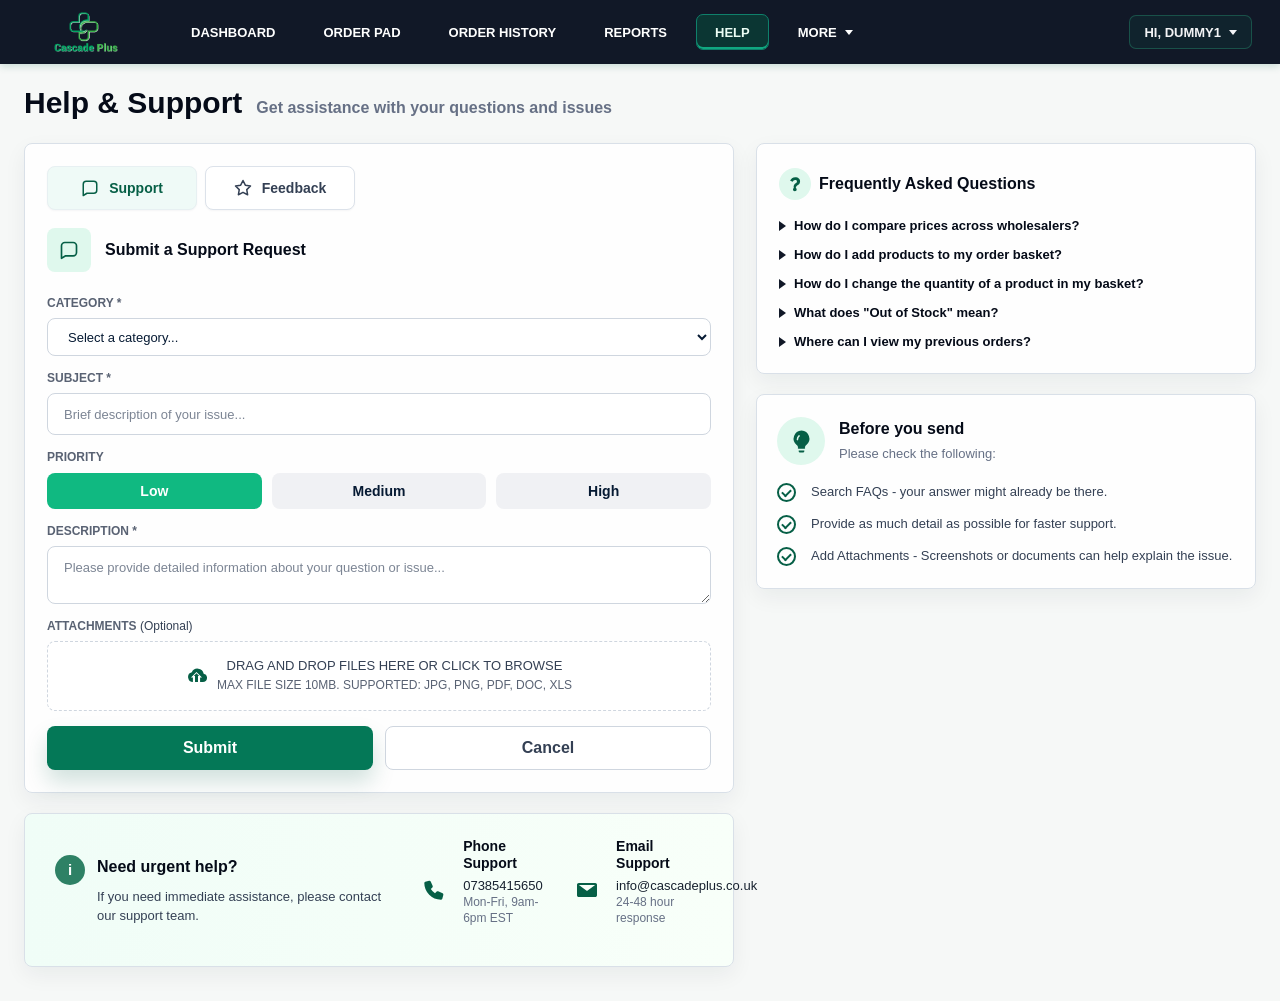
<file: help.html>
<!doctype html>
<html lang="en">

<head>
    <meta charset="utf-8" />
    <meta name="viewport" content="width=device-width, initial-scale=1" />
    <title>CASCADE Help & Support</title>
    <link rel="stylesheet" href="styles.css" />
    <style>
        .workspace {
            max-width: 1580px;
            margin: 0 auto;
            padding: 22px 24px 34px;
        }

        .page-heading {
            display: flex;
            align-items: baseline;
            gap: 14px;
            flex-wrap: wrap;
            margin: 0 0 24px;
        }

        .heading-copy {
            display: flex;
            align-items: baseline;
            gap: 14px;
            flex-wrap: wrap;
        }

        .page-heading h1 {
            margin: 0;
            color: #050b18;
            font-size: 30px;
            line-height: 1.1;
            font-weight: 700;
            letter-spacing: 0;
        }

        .page-heading p {
            margin: 0;
            color: var(--muted);
            font-size: 16px;
            font-weight: 600;
        }

        .help-layout {
            display: grid;
            grid-template-columns: minmax(0, 1fr) 500px;
            gap: 22px;
            align-items: start;
        }

        .form-stack,
        .side-stack {
            display: grid;
            gap: 20px;
        }

        .support-panel,
        .side-panel {
            border: 1px solid var(--line);
            border-radius: 8px;
            background: rgba(255, 255, 255, 0.92);
            box-shadow: 0 8px 22px rgba(23, 33, 47, 0.06);
        }

        .support-panel {
            padding: 22px;
        }

        .help-mode-toggle {
            display: grid;
            grid-template-columns: repeat(2, minmax(0, 150px));
            gap: 8px;
            margin-bottom: 18px;
        }

        .help-mode-option {
            min-height: 44px;
            border: 1px solid #dce2ea;
            border-radius: 8px;
            display: inline-flex;
            align-items: center;
            justify-content: center;
            gap: 10px;
            color: #344054;
            background: #fff;
            font-size: 14px;
            font-weight: 800;
            box-shadow: 0 1px 2px rgba(23, 33, 47, 0.04);
        }

        .help-mode-option svg {
            width: 18px;
            height: 18px;
            fill: none;
            stroke: currentColor;
            stroke-linecap: round;
            stroke-linejoin: round;
            stroke-width: 2;
        }

        .help-mode-option.active,
        .help-mode-option:hover,
        .help-mode-option:focus-visible {
            color: #065f46;
            background: #effaf7;
            border-color: #e7f0f2;
            outline: 0;
        }

        .panel-title-row {
            display: flex;
            align-items: center;
            gap: 14px;
            margin-bottom: 24px;
        }

        .panel-icon {
            width: 44px;
            height: 44px;
            flex: 0 0 auto;
            border-radius: 8px;
            display: inline-flex;
            align-items: center;
            justify-content: center;
            color: #065f46;
            background: #dff8ed;
        }

        .panel-icon svg,
        .contact-icon svg,
        .section-icon svg,
        .submit-button svg {
            width: 20px;
            height: 20px;
            fill: none;
            stroke: currentColor;
            stroke-linecap: round;
            stroke-linejoin: round;
            stroke-width: 2;
        }

        .panel-title-row h2,
        .side-panel h2 {
            margin: 0;
            color: #050b18;
            font-size: 16px;
            line-height: 1.3;
            font-weight: 700;
        }

        .panel-title-row p {
            margin: 3px 0 0;
            color: #344054;
            font-size: 13px;
            font-weight: 400;
        }

        .support-form {
            display: grid;
            gap: 15px;
        }

        .field {
            display: grid;
            gap: 8px;
            color: #061a33;
            font-size: 13px;
            font-weight: 500;
        }

        .field>span,
        .priority-label,
        .attachment-label {
            color: #596273;
            font-size: 12px;
            font-weight: 700;
            text-transform: uppercase;
        }

        .field input,
        .field select,
        .field textarea {
            width: 100%;
            border: 1px solid #cfd6df;
            border-radius: 8px;
            padding: 0 16px;
            color: #061a33;
            background: #fff;
            font: inherit;
            font-weight: 400;
            outline: 0;
            transition: border-color 150ms ease, box-shadow 150ms ease;
        }

        .field input,
        .field select {
            height: 38px;
        }

        .field textarea {
            min-height: 58px;
            resize: vertical;
            padding-top: 12px;
            line-height: 1.45;
        }

        .field input::placeholder,
        .field textarea::placeholder {
            color: #7c8594;
        }

        .field input:focus,
        .field select:focus,
        .field textarea:focus {
            border-color: #065f46;
            box-shadow: 0 0 0 3px rgba(6, 95, 70, 0.13);
        }

        .attachment-field {
            display: grid;
            gap: 8px;
        }

        .attachment-label span {
            color: #344054;
            font-weight: 500;
            text-transform: none;
        }

        .attachment-dropzone {
            min-height: 55px;
            border: 1px dashed #cfd6df;
            border-radius: 8px;
            display: grid;
            place-items: center;
            padding: 16px;
            color: #17212f;
            background: #fff;
            text-align: center;
            cursor: pointer;
            transition: border-color 150ms ease, box-shadow 150ms ease, background 150ms ease;
        }

        .attachment-dropzone:hover,
        .attachment-dropzone:focus-within {
            border-color: #7c6df2;
            background: #fbfaff;
            box-shadow: 0 0 0 3px rgba(124, 109, 242, 0.12);
        }

        .attachment-dropzone input {
            position: absolute;
            width: 1px;
            height: 1px;
            overflow: hidden;
            clip: rect(0 0 0 0);
            white-space: nowrap;
        }

        .attachment-copy {
            display: flex;
            align-items: center;
            justify-content: center;
            gap: 10px;
            pointer-events: none;
        }

        .attachment-copy svg {
            width: 21px;
            height: 21px;
            flex: 0 0 auto;
            color: #065f46;
            fill: currentColor;
            stroke: none;
        }

        .attachment-copy strong {
            display: block;
            color: #344054;
            font-size: 13px;
            font-weight: 400;
            line-height: 1.25;
        }

        .attachment-copy small {
            display: block;
            margin-top: 4px;
            color: #596273;
            font-size: 12px;
            font-weight: 350;
            line-height: 1.3;
        }

        .priority-field {
            display: grid;
            gap: 9px;
        }

        .priority-options {
            display: grid;
            grid-template-columns: repeat(3, minmax(0, 1fr));
            gap: 10px;
        }

        .priority-option {
            min-height: 36px;
            border: 0;
            border-radius: 8px;
            display: inline-flex;
            align-items: center;
            justify-content: center;
            color: #061a33;
            background: #f0f1f4;
            font-size: 14px;
            font-weight: 700;
        }

        .priority-option.active {
            color: #fff;
        }

        .priority-option[data-priority="low"].active {
            background: #10b981;
        }

        .priority-option[data-priority="medium"].active {
            background: #df9100;
        }

        .priority-option[data-priority="high"].active {
            background: #ff1723;
        }

        .form-actions {
            display: grid;
            grid-template-columns: repeat(2, minmax(0, 1fr));
            gap: 12px;
        }

        .submit-button {
            min-height: 44px;
            border: 0;
            border-radius: 8px;
            display: inline-flex;
            align-items: center;
            justify-content: center;
            gap: 8px;
            color: #fff;
            background: #047857;
            font-size: 16px;
            font-weight: 700;
            box-shadow: 0 12px 22px rgba(6, 95, 70, 0.18);
        }

        .cancel-button {
            min-height: 44px;
            border: 1px solid #cfd6df;
            border-radius: 8px;
            display: inline-flex;
            align-items: center;
            justify-content: center;
            color: #344054;
            background: #fff;
            font-size: 16px;
            font-weight: 700;
        }

        .submit-button:hover,
        .submit-button:focus-visible {
            background: #064e3b;
            outline: 0;
        }

        .cancel-button:hover,
        .cancel-button:focus-visible {
            color: #065f46;
            border-color: #065f46;
            background: #effaf7;
            outline: 0;
        }

        .modal-backdrop {
            position: fixed;
            inset: 0;
            z-index: 30;
            display: grid;
            place-items: center;
            padding: 20px;
            background: rgba(15, 23, 42, 0.38);
        }

        .modal-backdrop[hidden] {
            display: none;
        }

        .help-modal {
            width: min(100%, 430px);
            border-radius: 8px;
            background: #fff;
            box-shadow: 0 20px 50px rgba(15, 23, 42, 0.22);
            padding: 22px;
        }

        .modal-header {
            display: flex;
            align-items: flex-start;
            justify-content: space-between;
            gap: 16px;
            margin-bottom: 18px;
        }

        .modal-header h2 {
            margin: 0;
            color: #050b18;
            font-size: 18px;
            line-height: 1.25;
            font-weight: 700;
        }

        .modal-close {
            width: 28px;
            height: 28px;
            border: 0;
            border-radius: 6px;
            display: inline-grid;
            place-items: center;
            color: #475467;
            background: transparent;
            font-size: 24px;
            line-height: 1;
        }

        .modal-close:hover,
        .modal-close:focus-visible {
            color: #065f46;
            background: #effaf7;
            outline: 0;
        }

        .cancel-modal-copy {
            margin: 0 0 20px;
            color: #047857;
            font-size: 14px;
            line-height: 1.45;
        }

        .modal-actions {
            display: grid;
            grid-template-columns: repeat(2, minmax(0, 1fr));
            gap: 10px;
        }

        .modal-secondary,
        .modal-primary {
            min-height: 40px;
            border-radius: 8px;
            font-size: 14px;
            font-weight: 800;
        }

        .modal-secondary {
            border: 1px solid #cfd6df;
            color: #344054;
            background: #fff;
        }

        .modal-primary {
            border: 0;
            color: #fff;
            background: #065f46;
        }

        .next-steps {
            display: grid;
            gap: 18px;
            margin: 0;
            padding: 0;
            list-style: none;
        }

        .next-step {
            display: grid;
            grid-template-columns: 42px minmax(0, 1fr);
            gap: 12px;
            align-items: start;
        }

        .next-step-icon {
            width: 34px;
            height: 34px;
            border-radius: 999px;
            display: inline-grid;
            place-items: center;
            color: #5b4df5;
            background: #f1efff;
            font-size: 13px;
            font-weight: 800;
        }

        .next-step-icon svg {
            width: 18px;
            height: 18px;
            fill: none;
            stroke: currentColor;
            stroke-linecap: round;
            stroke-linejoin: round;
            stroke-width: 2;
        }

        .next-step-icon.feedback {
            color: #fff;
            background: #065f46;
        }

        .next-step-text strong {
            display: block;
            color: #050b18;
            font-size: 14px;
            line-height: 1.25;
        }

        .next-step-text span {
            display: block;
            margin-top: 6px;
            color: #344054;
            font-size: 13px;
            line-height: 1.4;
        }

        .next-steps.feedback {
            position: relative;
            gap: 28px;
        }

        .next-steps.feedback::before {
            content: "";
            position: absolute;
            top: 30px;
            bottom: 30px;
            left: 16px;
            width: 1px;
            background: #cfeee2;
        }

        .next-steps.feedback .next-step {
            position: relative;
            grid-template-columns: 34px minmax(0, 1fr);
            gap: 14px;
        }

        .next-steps.feedback .next-step-icon {
            z-index: 1;
            width: 24px;
            height: 24px;
            margin-top: 1px;
            font-size: 12px;
            font-weight: 600;
        }

        .feedback-modal-heading {
            display: flex;
            align-items: center;
            gap: 14px;
        }

        .feedback-heading-icon {
            width: 40px;
            height: 40px;
            border-radius: 999px;
            display: inline-grid;
            place-items: center;
            color: #065f46;
            background: #dff8ed;
        }

        .feedback-heading-icon svg {
            width: 24px;
            height: 24px;
            fill: none;
            stroke: currentColor;
            stroke-linecap: round;
            stroke-linejoin: round;
            stroke-width: 2;
        }

        .side-panel {
            padding: 24px 22px;
        }

        .side-heading {
            display: flex;
            align-items: center;
            gap: 8px;
            margin-bottom: 18px;
        }

        .section-icon {
            width: 32px;
            height: 32px;
            border-radius: 999px;
            display: inline-flex;
            align-items: center;
            justify-content: center;
            color: #065f46;
            background: #dff8ed;
        }

        .section-icon svg {
            width: 20px;
            height: 20px;
            fill: currentColor;
            stroke: none;
        }

        .contact-panel {
            display: grid;
            grid-template-columns: minmax(0, 1.2fr) minmax(0, 1fr);
            gap: 28px;
            align-items: center;
            padding: 24px 30px;
            background: linear-gradient(90deg, #f0fdf7 0%, #f8fff9 100%);
        }

        .urgent-help-copy {
            display: grid;
            grid-template-columns: 30px minmax(0, 1fr);
            gap: 12px;
            align-items: start;
        }

        .urgent-help-info-icon {
            width: 30px;
            height: 30px;
            display: inline-grid;
            place-items: center;
            border-radius: 999px;
            color: #ffffff;
            background: #2e8165;
            font-size: 15px;
            line-height: 1;
            font-weight: 900;
        }

        .urgent-help-copy h2 {
            margin: 0 0 10px;
            color: #050b18;
            font-size: 16px;
            line-height: 1.45;
            font-weight: 700;
        }

        .urgent-help-copy p {
            margin: 0;
            color: #344054;
            font-size: 13px;
            line-height: 1.45;
        }

        .contact-list {
            display: grid;
            grid-template-columns: repeat(2, minmax(0, 1fr));
            gap: 24px;
            align-items: center;
        }

        .contact-item {
            display: grid;
            grid-template-columns: 30px minmax(0, 1fr);
            gap: 12px;
            align-items: center;
        }

        .contact-icon {
            width: 26px;
            height: 26px;
            border-radius: 0;
            display: inline-flex;
            align-items: center;
            justify-content: center;
        }

        .contact-icon.blue,
        .contact-icon.green {
            color: #065f46;
            background: transparent;
        }

        .contact-icon.blue svg,
        .contact-icon.green svg {
            width: 24px;
            height: 24px;
            fill: currentColor;
            stroke: none;
        }

        .contact-copy strong {
            display: block;
            color: #050b18;
            font-size: 14px;
            line-height: 1.25;
            font-weight: 700;
        }

        .contact-copy span,
        .contact-copy a {
            display: block;
            margin-top: 5px;
            color: #17212f;
            font-size: 13px;
            line-height: 1.25;
            text-decoration: none;
        }

        .contact-copy small {
            display: block;
            color: #667085;
            font-size: 12px;
            line-height: 1.35;
        }

        .faq-list {
            display: grid;
            gap: 14px;
        }

        .faq-item summary {
            display: flex;
            align-items: center;
            gap: 8px;
            color: #050b18;
            font-size: 13px;
            font-weight: 700;
            cursor: pointer;
            list-style: none;
        }

        .faq-item summary::-webkit-details-marker {
            display: none;
        }

        .faq-item summary::before {
            content: "";
            width: 0;
            height: 0;
            border-top: 5px solid transparent;
            border-bottom: 5px solid transparent;
            border-left: 7px solid #111827;
            transition: transform 150ms ease;
        }

        .faq-item[open] summary::before {
            transform: rotate(90deg);
        }

        .faq-item p {
            margin: 10px 0 0 16px;
            max-width: 420px;
            color: #344054;
            font-size: 12px;
            line-height: 1.55;
        }

        .before-send-panel {
            padding: 22px 20px;
        }

        .before-send-heading {
            display: grid;
            grid-template-columns: 48px minmax(0, 1fr);
            gap: 14px;
            align-items: center;
            margin-bottom: 18px;
        }

        .before-send-icon {
            width: 48px;
            height: 48px;
            border-radius: 999px;
            display: inline-flex;
            align-items: center;
            justify-content: center;
            color: #065f46;
            background: #dff8ed;
        }

        .before-send-icon svg {
            width: 27px;
            height: 27px;
            fill: currentColor;
            stroke: none;
        }

        .before-send-heading h2 {
            margin: 0 0 5px;
        }

        .before-send-heading p {
            margin: 0;
            color: #667085;
            font-size: 13px;
            line-height: 1.35;
        }

        .before-send-list {
            display: grid;
            gap: 13px;
            margin: 0;
            padding: 0;
            list-style: none;
        }

        .before-send-list li {
            display: grid;
            grid-template-columns: 22px minmax(0, 1fr);
            gap: 12px;
            align-items: start;
            color: #344054;
            font-size: 13px;
            line-height: 1.45;
        }

        .check-icon {
            position: relative;
            width: 19px;
            height: 19px;
            border: 2px solid #065f46;
            border-radius: 999px;
            display: inline-flex;
            align-items: center;
            justify-content: center;
            color: #065f46;
        }

        .check-icon::after {
            content: "";
            width: 7px;
            height: 4px;
            border-left: 2px solid currentColor;
            border-bottom: 2px solid currentColor;
            transform: translateY(-1px) rotate(-45deg);
        }

        @media (max-width: 1100px) {
            .help-layout {
                grid-template-columns: 1fr;
            }

            .contact-panel .contact-list {
                grid-template-columns: repeat(2, minmax(0, 1fr));
            }
        }

        @media (max-width: 760px) {
            .workspace {
                padding: 18px 14px 28px;
            }

            .help-mode-toggle {
                grid-template-columns: repeat(2, minmax(0, 1fr));
            }

            .side-stack,
            .contact-panel,
            .contact-panel .contact-list {
                grid-template-columns: 1fr;
            }

            .priority-options {
                grid-template-columns: 1fr;
            }

            .form-actions {
                grid-template-columns: 1fr;
            }
        }
    </style>
    <link rel="stylesheet" href="navigation.css" />
</head>

<body>
    <div class="app-shell">
        <header class="topbar">
            <a class="brand" href="index.html" aria-label="CASCADE home">
                <img class="brand-logo" src="logo.png" alt="CASCADE Plus" />
            </a>
            <nav class="main-nav" aria-label="Primary">
                <a href="Dashboard.html">Dashboard</a>
                <a href="index.html">Order Pad</a>
                <a href="history.html">Order History</a>
                <a href="report.html">Reports</a>
                <a class="active" href="help.html" aria-current="page">Help</a>
                <div class="nav-more">
                    <button class="more-toggle" type="button" aria-haspopup="true" aria-expanded="false">More</button>
                    <div class="more-menu" role="menu">
                        <a href="pending.html" role="menuitem">Pending Order</a>
                        <a href="outofstock.html" role="menuitem">Out Of Stock</a>
                    </div>
                </div>
            </nav>
            <div class="account-menu">
                <button class="profile-button" type="button" aria-haspopup="true" aria-expanded="false">HI,
                    DUMMY1</button>
                <div class="account-dropdown" role="menu">
                    <button class="account-menu-item" type="button" role="menuitem">
                        <svg viewBox="0 0 24 24" aria-hidden="true">
                            <path d="M3 11.5 12 4l9 7.5"></path>
                            <path d="M5.5 10.5V20h13v-9.5"></path>
                            <path d="M9.5 17h5"></path>
                            <path d="M9 14h2"></path>
                            <path d="M13 14h2"></path>
                        </svg>
                        Reset Password
                    </button>
                    <span class="account-menu-separator" aria-hidden="true"></span>
                    <button class="account-menu-item" type="button" role="menuitem">
                        <svg viewBox="0 0 24 24" aria-hidden="true">
                            <circle cx="7.5" cy="16.5" r="3"></circle>
                            <path d="m10 14 7.5-7.5"></path>
                            <path d="m15.5 8.5 2 2"></path>
                            <path d="m18 6 2 2"></path>
                        </svg>
                        Log Out
                    </button>
                </div>
            </div>
        </header>

        <main class="workspace">
            <section class="page-heading" aria-labelledby="helpTitle">
                <div class="heading-copy">
                    <h1 id="helpTitle">Help &amp; Support</h1>
                    <p>Get assistance with your questions and issues</p>
                </div>
            </section>

            <div class="help-layout">
                <div class="form-stack">
                    <section class="support-panel" aria-labelledby="supportRequestTitle">
                        <div class="help-mode-toggle" role="tablist" aria-label="Help request type">
                            <button class="help-mode-option active" type="button" role="tab" aria-selected="true"
                                data-help-mode="support">
                                <svg viewBox="0 0 24 24" aria-hidden="true">
                                    <path d="M21 15a4 4 0 0 1-4 4H8l-5 3V7a4 4 0 0 1 4-4h10a4 4 0 0 1 4 4z">
                                    </path>
                                </svg>
                                Support
                            </button>
                            <button class="help-mode-option" type="button" role="tab" aria-selected="false"
                                data-help-mode="feedback">
                                <svg viewBox="0 0 24 24" aria-hidden="true">
                                    <polygon
                                        points="12 2 15.09 8.26 22 9.27 17 14.14 18.18 21.02 12 17.77 5.82 21.02 7 14.14 2 9.27 8.91 8.26 12 2">
                                    </polygon>
                                </svg>
                                Feedback
                            </button>
                        </div>

                        <div class="panel-title-row">
                            <span class="panel-icon" id="supportRequestIcon" aria-hidden="true">
                                <svg viewBox="0 0 24 24">
                                    <path d="M21 15a4 4 0 0 1-4 4H8l-5 3V7a4 4 0 0 1 4-4h10a4 4 0 0 1 4 4z">
                                    </path>
                                </svg>
                            </span>
                            <div>
                                <h2 id="supportRequestTitle">Submit a Support Request</h2>
                                <p id="supportRequestSubtitle" hidden></p>
                            </div>
                        </div>

                        <form class="support-form">
                            <label class="field">
                                <span>Category *</span>
                                <select id="requestCategory" required aria-label="Category">
                                    <option value="">Select a category...</option>
                                    <option>Account Access</option>
                                    <option>Ordering Issue</option>
                                    <option>Pricing Issue</option>
                                    <option>Supplier Issue</option>
                                    <option>Report Issue</option>
                                    <option>Technical Issue</option>
                                    <option>Other</option>
                                </select>
                            </label>

                            <label class="field">
                                <span>Subject *</span>
                                <input type="text" required placeholder="Brief description of your issue..." />
                            </label>

                            <div class="priority-field">
                                <span class="priority-label">Priority</span>
                                <div class="priority-options" role="radiogroup" aria-label="Priority">
                                    <button class="priority-option active" type="button" data-priority="low"
                                        role="radio" aria-checked="true">Low</button>
                                    <button class="priority-option" type="button" data-priority="medium" role="radio"
                                        aria-checked="false">Medium</button>
                                    <button class="priority-option" type="button" data-priority="high" role="radio"
                                        aria-checked="false">High</button>
                                </div>
                            </div>

                            <label class="field">
                                <span>Description *</span>
                                <textarea required
                                    placeholder="Please provide detailed information about your question or issue..."></textarea>
                            </label>

                            <div class="attachment-field">
                                <span class="attachment-label">Attachments <span>(Optional)</span></span>
                                <label class="attachment-dropzone">
                                    <input type="file" multiple accept=".jpg,.jpeg,.png,.pdf,.doc,.docx,.xls,.xlsx" />
                                    <span class="attachment-copy">
                                        <svg viewBox="0 0 24 24" aria-hidden="true">
                                            <path
                                                d="M8.2 19.5a5.7 5.7 0 0 1-1.6-11.2A7.2 7.2 0 0 1 20.2 10a4.8 4.8 0 0 1-1 9.5h-3.1v-5.2h2.2L12 8l-6.3 6.3h2.2v5.2H8.2Zm2.1 0v-6.9H8.9L12 9.5l3.1 3.1h-1.4v6.9h-3.4Z">
                                            </path>
                                        </svg>
                                        <span>
                                            <strong>Drag and drop files here or click to browse</strong>
                                            <small>Max file size 10MB. Supported: JPG, PNG, PDF, DOC, XLS</small>
                                        </span>
                                    </span>
                                </label>
                            </div>

                            <div class="form-actions">
                                <button class="submit-button" type="submit">
                                    Submit
                                </button>
                                <button class="cancel-button" type="button" id="cancelRequestButton">Cancel</button>
                            </div>
                        </form>
                    </section>

                    <section class="side-panel contact-panel" aria-labelledby="contactTitle">
                        <div class="urgent-help-copy">
                            <span class="urgent-help-info-icon" aria-hidden="true">i</span>
                            <div>
                                <h2 id="contactTitle">Need urgent help?</h2>
                                <p>If you need immediate assistance, please contact our support team.</p>
                            </div>
                        </div>

                        <div class="contact-list">
                            <div class="contact-item">
                                <span class="contact-icon blue" aria-hidden="true">
                                    <svg viewBox="0 0 24 24">
                                        <path
                                            d="M7.1 2.7c.6-.2 1.3.1 1.6.7l2 4.5c.2.5.1 1.1-.3 1.5L8.8 11a13.2 13.2 0 0 0 4.2 4.2l1.7-1.6c.4-.4 1-.5 1.5-.3l4.4 2c.6.3.9.9.7 1.6l-1 3.8c-.2.6-.7 1-1.4 1A16.7 16.7 0 0 1 2.3 5.1c0-.7.4-1.2 1-1.4l3.8-1Z">
                                        </path>
                                    </svg>
                                </span>
                                <p class="contact-copy">
                                    <strong>Phone Support</strong>
                                    <span>07385415650</span>
                                    <small>Mon-Fri, 9am-6pm EST</small>
                                </p>
                            </div>

                            <div class="contact-item">
                                <span class="contact-icon green" aria-hidden="true">
                                    <svg viewBox="0 0 24 24">
                                        <path
                                            d="M3.8 5h16.4c1 0 1.8.8 1.8 1.8v10.4c0 1-.8 1.8-1.8 1.8H3.8c-1 0-1.8-.8-1.8-1.8V6.8C2 5.8 2.8 5 3.8 5Zm.1 2 7.4 5.4c.4.3 1 .3 1.4 0L20.1 7H3.9Z">
                                        </path>
                                    </svg>
                                </span>
                                <p class="contact-copy">
                                    <strong>Email Support</strong>
                                    <span>info@cascadeplus.co.uk</span>
                                    <small>24-48 hour response</small>
                                </p>
                            </div>
                        </div>
                    </section>
                </div>

                <aside class="side-stack">
                    <section class="side-panel" aria-labelledby="faqTitle">
                        <div class="side-heading">
                            <span class="section-icon" aria-hidden="true">
                                <svg viewBox="0 0 24 24">
                                    <path
                                        d="M10.4 15.6v-.5c0-1 .3-1.9.8-2.5.4-.5 1-1 1.6-1.4.5-.4.9-.7 1.1-1 .3-.3.4-.7.4-1.2 0-.6-.2-1-.6-1.4-.4-.3-.9-.5-1.6-.5-.7 0-1.2.2-1.7.6-.5.4-.8 1-1 1.7L6.2 8.2c.4-1.3 1.1-2.3 2.2-3.1C9.5 4.4 10.8 4 12.3 4c1.8 0 3.2.4 4.2 1.3 1.1.9 1.6 2.1 1.6 3.5 0 .9-.2 1.6-.5 2.2-.3.6-.7 1.1-1.2 1.5-.5.4-1.1.9-1.8 1.3-.5.4-.9.8-1.1 1.1-.2.3-.4.7-.4 1.2v.4h-2.7Zm1.4 5.1c-.7 0-1.2-.2-1.6-.6-.4-.4-.6-.9-.6-1.5s.2-1.1.6-1.5c.4-.4 1-.6 1.6-.6.7 0 1.2.2 1.6.6.4.4.6.9.6 1.5s-.2 1.1-.6 1.5c-.4.4-1 .6-1.6.6Z">
                                    </path>
                                </svg>
                            </span>
                            <h2 id="faqTitle">Frequently Asked Questions</h2>
                        </div>

                        <div class="faq-list">
                            <details class="faq-item">
                                <summary>How do I compare prices across wholesalers?</summary>
                                <p>Navigate to the <strong>Order Pad</strong>, click on any product line in the
                                    <strong>Order Basket</strong>, and view the product details with the supplier
                                    comparison table. You can choose any supplier, and click Save. The basket will
                                    refresh with
                                    the updated quantity, pricing, and order value.
                                </p>
                            </details>
                            <details class="faq-item">
                                <summary>How do I add products to my order basket?</summary>
                                <p>Go to the <strong>Order Pad</strong>, search for the product name or PIP code, enter
                                    the required quantity, and add it to the basket. You can also upload products using
                                    the Upload Order option if you have an .xls or .csv file or download the template.
                                </p>
                            </details>
                            <details class="faq-item">
                                <summary>How do I change the quantity of a product in my basket?</summary>
                                <p>Click on any product line you want to change the quantity in the <strong>Order
                                        Basket</strong>,
                                    in the Edit product window change the quantity and click Save. The basket will
                                    refresh with
                                    the updated quantity, pricing, and order value.</p>
                            </details>
                            <details class="faq-item">
                                <summary>What does "Out of Stock" mean?</summary>
                                <p>Out of Stock means the selected supplier could not fulfil the requested product
                                    quantity. You can review these lines in the <strong>Out of Stock</strong> section
                                    and add selected items back to your order when needed.</p>
                            </details>
                            <details class="faq-item">
                                <summary>Where can I view my previous orders?</summary>
                                <p>Go to <strong>Order History</strong> to view past orders, order status, submitted
                                    products, fulfilled quantities, and supplier outcomes. Click an order to open the
                                    detailed view.</p>
                            </details>
                        </div>
                    </section>

                    <section class="side-panel before-send-panel" aria-labelledby="beforeSendTitle">
                        <div class="before-send-heading">
                            <span class="before-send-icon" aria-hidden="true">
                                <svg viewBox="0 0 24 24">
                                    <path
                                        d="M12 2.2A7.2 7.2 0 0 0 7.7 15c.8.6 1.1 1.3 1.2 2.1h6.2c.1-.8.4-1.5 1.2-2.1A7.2 7.2 0 0 0 12 2.2ZM9.5 20.7c0 .6.5 1.1 1.1 1.1h2.8c.6 0 1.1-.5 1.1-1.1v-.6h-5v.6Zm-.2-2.3h5.4c.3 0 .6-.3.6-.6s-.3-.6-.6-.6H9.3c-.3 0-.6.3-.6.6s.3.6.6.6Zm1-10.8a3.6 3.6 0 0 0-1.2 2.7.7.7 0 1 1-1.4 0 5 5 0 0 1 1.7-3.8.7.7 0 0 1 .9 1.1Z">
                                    </path>
                                </svg>
                            </span>
                            <div>
                                <h2 id="beforeSendTitle">Before you send</h2>
                                <p>Please check the following:</p>
                            </div>
                        </div>

                        <ul class="before-send-list">
                            <li><span class="check-icon" aria-hidden="true"></span><span>Search FAQs - your answer
                                    might already be there.</span></li>
                            <li><span class="check-icon" aria-hidden="true"></span><span>Provide as much detail as
                                    possible for faster support.</span></li>
                            <li><span class="check-icon" aria-hidden="true"></span><span>Add Attachments - Screenshots
                                    or documents can help explain the issue.</span></li>
                        </ul>
                    </section>

                </aside>
            </div>
        </main>
    </div>

    <div class="modal-backdrop" id="cancelConfirmModal" hidden>
        <section class="help-modal" role="dialog" aria-modal="true" aria-labelledby="cancelConfirmTitle">
            <div class="modal-header">
                <h2 id="cancelConfirmTitle">Cancel request?</h2>
                <button class="modal-close" type="button" data-close-modal aria-label="Close">&times;</button>
            </div>
            <p class="cancel-modal-copy">Are you sure you want to cancel? Any information entered in the form will be
                cleared.</p>
            <div class="modal-actions">
                <button class="modal-primary" type="button" id="confirmCancelButton">Yes</button>
                <button class="modal-secondary" type="button" data-close-modal>No</button>
            </div>
        </section>
    </div>

    <div class="modal-backdrop" id="nextStepsModal" hidden>
        <section class="help-modal" role="dialog" aria-modal="true" aria-labelledby="nextStepsTitle">
            <div class="modal-header">
                <div class="feedback-modal-heading" id="nextStepsHeading">
                    <h2 id="nextStepsTitle">What happens next?</h2>
                </div>
                <button class="modal-close" type="button" data-close-modal aria-label="Close">&times;</button>
            </div>
            <div id="nextStepsContent"></div>
        </section>
    </div>

    <script src="account-menu.js"></script>
    <script>
        const supportForm = document.querySelector(".support-form");
        const cancelConfirmModal = document.getElementById("cancelConfirmModal");
        const nextStepsModal = document.getElementById("nextStepsModal");
        const nextStepsHeading = document.getElementById("nextStepsHeading");
        const nextStepsContent = document.getElementById("nextStepsContent");
        const adminEmailAddress = "support@cascadeplus.com";

        function addSubmittedFeedback() {
            const subject = supportForm.querySelector('input[type="text"]').value.trim();
            const description = supportForm.querySelector("textarea").value.trim();
            if (!subject || !description) return;

            const feedback = {
                title: subject,
                description,
            };

            notifyAdminOfFeedback(feedback);
        }

        function notifyAdminOfFeedback(feedback) {
            const subject = encodeURIComponent(`New Cascade Plus feedback: ${feedback.title}`);
            const body = encodeURIComponent(`A user submitted new feedback:\n\n${feedback.title}\n\n${feedback.description}`);
            window.open(`mailto:${adminEmailAddress}?subject=${subject}&body=${body}`, "_blank");
        }

        function getActiveHelpMode() {
            return document.querySelector(".help-mode-option.active")?.dataset.helpMode || "support";
        }

        function openModal(modal) {
            modal.hidden = false;
        }

        function closeModal(modal) {
            modal.hidden = true;
        }

        function resetSupportForm() {
            supportForm.reset();
            document.querySelectorAll(".priority-option").forEach((item) => {
                item.classList.remove("active");
                item.setAttribute("aria-checked", "false");
            });
            const lowPriority = document.querySelector('.priority-option[data-priority="low"]');
            lowPriority.classList.add("active");
            lowPriority.setAttribute("aria-checked", "true");
        }

        function renderSupportNextSteps() {
            nextStepsHeading.innerHTML = `
                <span class="feedback-heading-icon" aria-hidden="true">
                    <svg viewBox="0 0 24 24"><path d="M22 2 11 13"></path><path d="m22 2-7 20-4-9-9-4z"></path></svg>
                </span>
                <h2 id="nextStepsTitle">What happens next?</h2>
            `;
            nextStepsContent.innerHTML = `
                <ol class="next-steps feedback">
                    <li class="next-step">
                        <span class="next-step-icon feedback" aria-hidden="true">1</span>
                        <span class="next-step-text">
                            <strong>We have successfully received your request</strong>
                            <span>Our support team will review your request and confirm receipt.</span>
                        </span>
                    </li>
                    <li class="next-step">
                        <span class="next-step-icon feedback" aria-hidden="true">2</span>
                        <span class="next-step-text">
                            <strong>We'll investigate</strong>
                            <span>We typically respond within 24-48 hours with an update or solution.</span>
                        </span>
                    </li>
                    <li class="next-step">
                        <span class="next-step-icon feedback" aria-hidden="true">3</span>
                        <span class="next-step-text">
                            <strong>We'll resolve it</strong>
                            <span>We'll work with you to resolve the issue as quickly as possible.</span>
                        </span>
                    </li>
                </ol>
            `;
        }

        function renderFeedbackNextSteps() {
            nextStepsHeading.innerHTML = `
                <span class="feedback-heading-icon" aria-hidden="true">
                    <svg viewBox="0 0 24 24"><path d="M22 2 11 13"></path><path d="m22 2-7 20-4-9-9-4z"></path></svg>
                </span>
                <h2 id="nextStepsTitle">What happens next?</h2>
            `;
            nextStepsContent.innerHTML = `
                <ol class="next-steps feedback">
                    <li class="next-step">
                        <span class="next-step-icon feedback" aria-hidden="true">1</span>
                        <span class="next-step-text">
                            <strong>We'll review your feedback</strong>
                            <span>Our team will review and assess your feedback.</span>
                        </span>
                    </li>
                    <li class="next-step">
                        <span class="next-step-icon feedback" aria-hidden="true">2</span>
                        <span class="next-step-text">
                            <strong>We'll get in touch</strong>
                            <span>If needed, we'll contact you for more information.</span>
                        </span>
                    </li>
                    <li class="next-step">
                        <span class="next-step-icon feedback" aria-hidden="true">3</span>
                        <span class="next-step-text">
                            <strong>We'll keep improving</strong>
                            <span>Your feedback helps us improve Cascade Plus.</span>
                        </span>
                    </li>
                </ol>
            `;
        }

        document.querySelectorAll(".priority-option").forEach((button) => {
            button.addEventListener("click", () => {
                document.querySelectorAll(".priority-option").forEach((item) => {
                    item.classList.remove("active");
                    item.setAttribute("aria-checked", "false");
                });
                button.classList.add("active");
                button.setAttribute("aria-checked", "true");
            });
        });

        document.querySelectorAll(".help-mode-option").forEach((button) => {
            button.addEventListener("click", () => {
                document.querySelectorAll(".help-mode-option").forEach((item) => {
                    item.classList.remove("active");
                    item.setAttribute("aria-selected", "false");
                });
                button.classList.add("active");
                button.setAttribute("aria-selected", "true");

                const isFeedback = button.dataset.helpMode === "feedback";
                const title = document.getElementById("supportRequestTitle");
                const subtitle = document.getElementById("supportRequestSubtitle");
                const icon = document.getElementById("supportRequestIcon");
                const category = document.getElementById("requestCategory");

                if (isFeedback) {
                    title.textContent = "We value your feedback";
                    subtitle.textContent = "Help us improve Cascade Plus by sharing your experience, suggestions or feedback.";
                    subtitle.hidden = false;
                    icon.innerHTML = '<svg viewBox="0 0 24 24"><polygon points="12 2 15.09 8.26 22 9.27 17 14.14 18.18 21.02 12 17.77 5.82 21.02 7 14.14 2 9.27 8.91 8.26 12 2"></polygon></svg>';
                    category.innerHTML = '<option value="">Select a category...</option><option>Dashboard</option><option>Order Pad</option><option>Order History</option><option>Reports</option><option>Other</option>';
                } else {
                    title.textContent = "Submit a Support Request";
                    subtitle.textContent = "";
                    subtitle.hidden = true;
                    icon.innerHTML = '<svg viewBox="0 0 24 24"><path d="M21 15a4 4 0 0 1-4 4H8l-5 3V7a4 4 0 0 1 4-4h10a4 4 0 0 1 4 4z"></path></svg>';
                    category.innerHTML = '<option value="">Select a category...</option><option>Account Access</option><option>Ordering Issue</option><option>Pricing Issue</option><option>Supplier Issue</option><option>Report Issue</option><option>Technical Issue</option><option>Other</option>';
                }
            });
        });

        document.getElementById("cancelRequestButton").addEventListener("click", () => {
            openModal(cancelConfirmModal);
        });

        document.getElementById("confirmCancelButton").addEventListener("click", () => {
            resetSupportForm();
            closeModal(cancelConfirmModal);
        });

        supportForm.addEventListener("submit", (event) => {
            event.preventDefault();
            if (getActiveHelpMode() === "feedback") {
                addSubmittedFeedback();
                renderFeedbackNextSteps();
            } else {
                renderSupportNextSteps();
            }
            openModal(nextStepsModal);
            resetSupportForm();
        });

        document.querySelectorAll("[data-close-modal]").forEach((button) => {
            button.addEventListener("click", () => {
                closeModal(button.closest(".modal-backdrop"));
            });
        });

        document.querySelectorAll(".modal-backdrop").forEach((modal) => {
            modal.addEventListener("click", (event) => {
                if (event.target === modal) {
                    closeModal(modal);
                }
            });
        });
    </script>
</body>

</html>
</file>
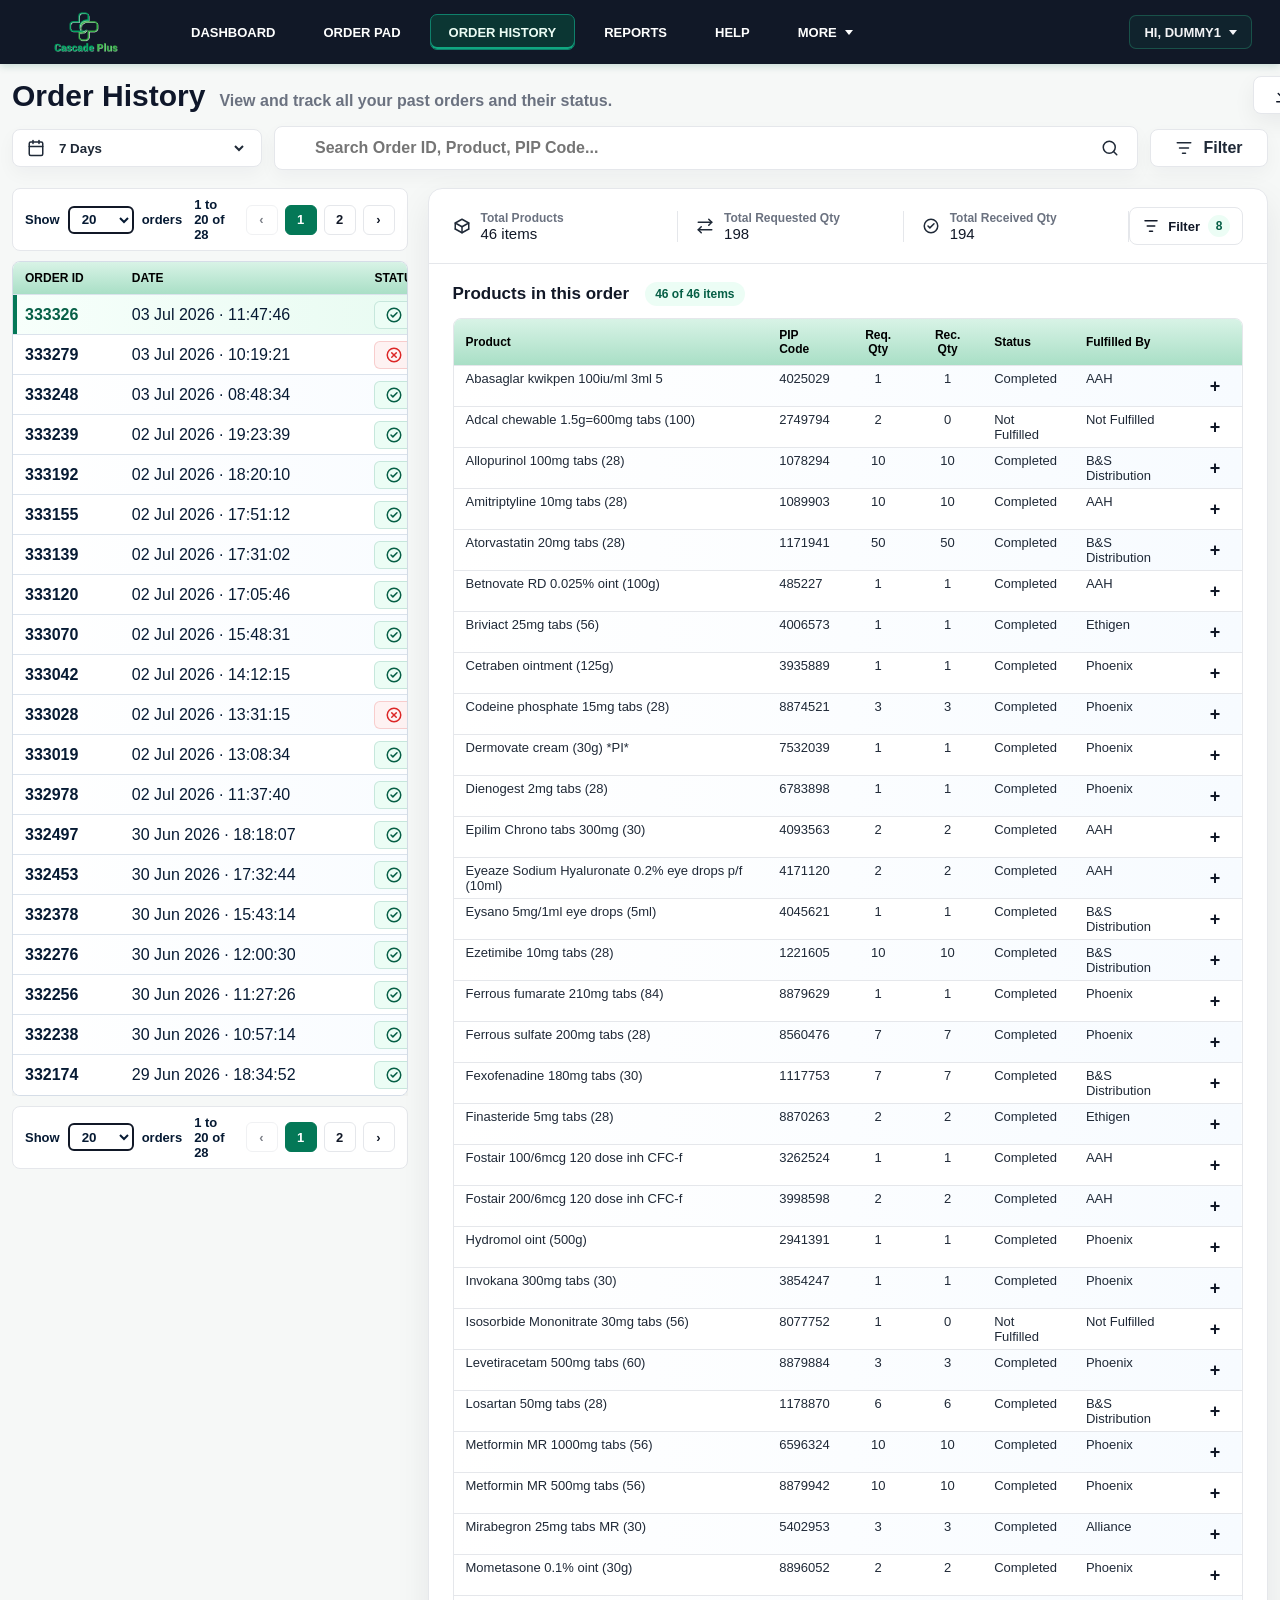
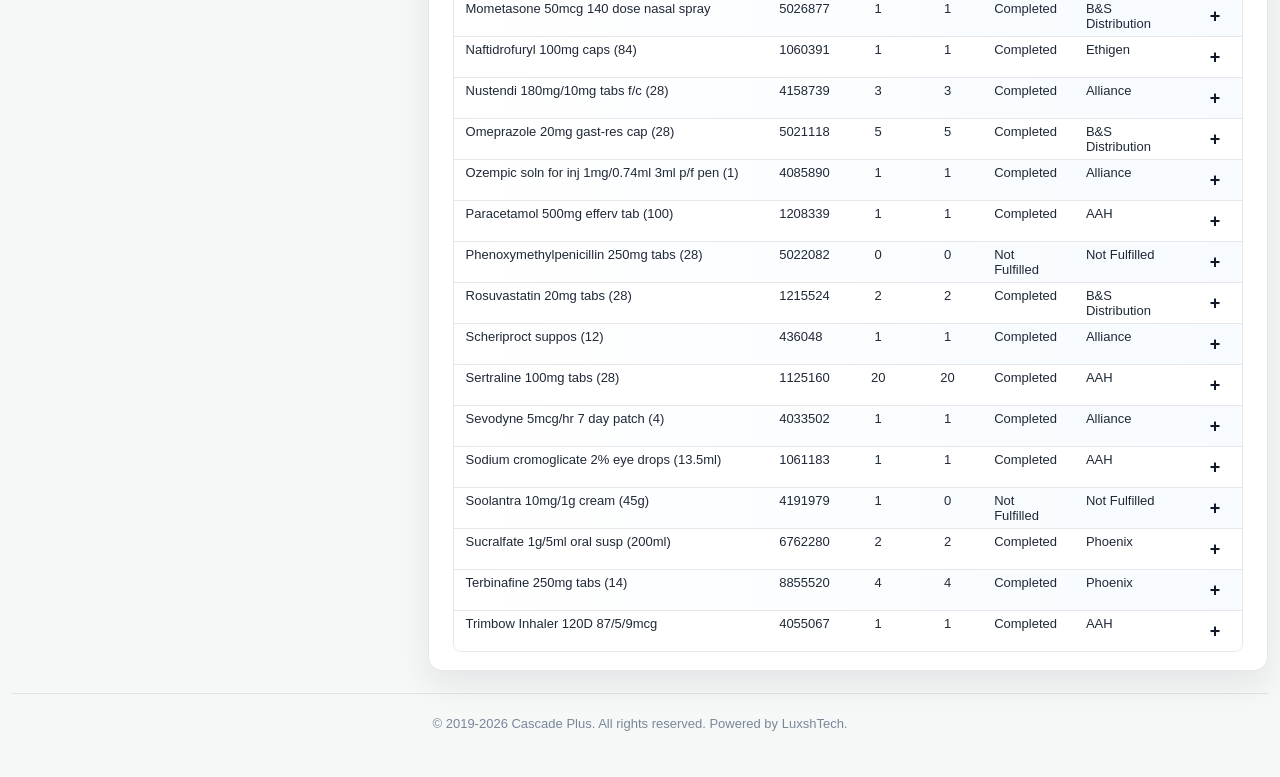
<file: history.html>
<!doctype html>
<html lang="en">

<head>
  <meta charset="utf-8" />
  <meta name="viewport" content="width=device-width, initial-scale=1" />
  <title>CASCADE Order History</title>
  <link rel="stylesheet" href="styles.css" />
  <style>
    :root {
      --green: #047857;
      --green-dark: #065f46;
      --green-soft: #ecfdf5;
      --table-header-gradient: linear-gradient(180deg, #d8f3e6 0%, #a9dfc6 100%);
      --row-alt-gradient: linear-gradient(90deg, #ffffff 0%, #f7fbff 100%);
      --row-active-gradient: linear-gradient(90deg, #f7fffb 0%, #e4faef 100%);
      --charcoal: #111827;
      --text: #1f2937;
      --muted: #6b7280;
      --border: #e5e7eb;
      --danger: #dc2626;
      --danger-soft: #fef2f2;
      --warning: #d97706;
      --warning-soft: #fffbeb;
      --surface: #ffffff;
      --page-bg: #f6f8f7;
    }

    body {
      color: var(--text);
      background: var(--page-bg);
      background-attachment: fixed;
      background-size: cover;
  background-position: center bottom;
    }

    .history-workspace {
      max-width: 1800px;
      padding: 12px 12px 44px;
    }

    .site-footer {
      margin-top: 22px;
      border-top: 1px solid rgba(217, 224, 232, 0.9);
      padding: 22px 0 2px;
      color: #7a879a;
      font-size: 13px;
      text-align: center;
    }

    .history-heading {
      display: grid;
      grid-template-columns: 250px minmax(760px, 1fr) 195px 118px;
      gap: 12px;
      align-items: center;
      margin-bottom: 12px;
    }

    .heading-copy {
      grid-column: 1 / 4;
      display: flex;
      align-items: baseline;
      gap: 14px;
      flex-wrap: wrap;
    }

    .history-heading h1 {
      margin: 0;
      color: #0f172a;
      font-size: 30px;
      line-height: 1.1;
    }

    .history-heading p {
      margin: 0;
      color: var(--muted);
      font-weight: 600;
    }

    .history-icon {
      width: 18px;
      height: 18px;
      flex: 0 0 auto;
      stroke: currentColor;
      stroke-width: 2;
      stroke-linecap: round;
      stroke-linejoin: round;
      fill: none;
    }

    .history-export {
      min-height: 38px;
      min-width: 118px;
      display: inline-flex;
      align-items: center;
      justify-content: center;
      gap: 10px;
      border: 1px solid var(--border);
      border-radius: 8px;
      padding: 0 18px;
      color: var(--charcoal);
      background: var(--surface);
      box-shadow: 0 8px 22px rgba(17, 24, 39, 0.06);
      font-weight: 700;
    }

    .history-filter-bar {
      display: grid;
      grid-template-columns: 250px minmax(760px, 1fr) 118px;
      gap: 12px;
      align-items: center;
      margin-bottom: 18px;
    }

    .history-filter-bar.custom-date-active {
      grid-template-columns: 250px minmax(280px, 340px) minmax(220px, 1fr) 118px;
    }

    .custom-date-row {
      display: grid;
      grid-template-columns: repeat(2, minmax(130px, 1fr));
      gap: 12px;
    }

    .custom-date-row label {
      position: relative;
      min-height: 38px;
      display: flex;
      align-items: center;
      border: 1px solid var(--border);
      border-radius: 8px;
      background: var(--surface);
      box-shadow: 0 7px 18px rgba(17, 24, 39, 0.04);
      cursor: pointer;
    }

    .custom-date-row input {
      width: 100%;
      min-height: 36px;
      border: 0;
      outline: 0;
      padding: 0 36px 0 14px;
      color: transparent;
      background: transparent;
      font-size: 14px;
      font-weight: 700;
      cursor: pointer;
    }

    .custom-date-row label.has-date input {
      color: #061a33;
    }

    .custom-date-row input::-webkit-datetime-edit,
    .custom-date-row input::-webkit-datetime-edit-fields-wrapper,
    .custom-date-row input::-webkit-datetime-edit-text,
    .custom-date-row input::-webkit-datetime-edit-day-field,
    .custom-date-row input::-webkit-datetime-edit-month-field,
    .custom-date-row input::-webkit-datetime-edit-year-field {
      color: transparent;
    }

    .custom-date-row label.has-date input::-webkit-datetime-edit,
    .custom-date-row label.has-date input::-webkit-datetime-edit-fields-wrapper,
    .custom-date-row label.has-date input::-webkit-datetime-edit-text,
    .custom-date-row label.has-date input::-webkit-datetime-edit-day-field,
    .custom-date-row label.has-date input::-webkit-datetime-edit-month-field,
    .custom-date-row label.has-date input::-webkit-datetime-edit-year-field {
      color: #061a33;
    }

    .custom-date-row input::-webkit-calendar-picker-indicator {
      opacity: 0;
    }

    .date-placeholder {
      position: absolute;
      left: 14px;
      top: 50%;
      transform: translateY(-50%);
      color: var(--muted);
      font-size: 14px;
      font-weight: 700;
      pointer-events: none;
    }

    .custom-date-row label.has-date .date-placeholder {
      display: none;
    }

    .custom-date-row .history-icon {
      position: absolute;
      right: 12px;
      top: 50%;
      transform: translateY(-50%);
      pointer-events: none;
    }

    .history-control {
      min-height: 38px;
      display: flex;
      align-items: center;
      gap: 10px;
      border: 1px solid var(--border);
      border-radius: 8px;
      background: var(--surface);
      box-shadow: 0 7px 18px rgba(17, 24, 39, 0.04);
    }

    .history-control select,
    .history-control input {
      width: 100%;
      min-width: 0;
      border: 0;
      outline: 0;
      color: var(--text);
      background: transparent;
      font-weight: 700;
    }

    .date-control {
      min-width: 250px;
      padding: 0 14px;
    }

    .search-control {
      width: 100%;
      padding: 0 18px 0 28px;
    }

    .search-control input {
      font-size: 16px;
      font-weight: 600;
    }

    .filter-menu-wrap {
      position: relative;
    }

    .history-list-toolbar {
      min-height: 30px;
      width: auto;
      border: 0;
      border-radius: 0;
      padding: 0;
      display: inline-flex;
      align-items: center;
      gap: 8px;
      color: #061a33;
      background: transparent;
      box-shadow: none;
      font-size: 13px;
      font-weight: 600;
      white-space: nowrap;
    }

    .history-list-toolbar select {
      min-width: 66px;
      min-height: 28px;
      border: 2px solid #111827;
      border-radius: 6px;
      padding: 0 8px;
      color: #061a33;
      background: #fff;
      font-weight: 600;
    }

    .filters-button {
      min-height: 38px;
      width: 118px;
      justify-content: center;
      display: inline-flex;
      align-items: center;
      gap: 10px;
      border: 1px solid var(--border);
      border-radius: 8px;
      padding: 0 16px;
      color: var(--text);
      background: var(--surface);
      box-shadow: 0 7px 18px rgba(17, 24, 39, 0.04);
      font-weight: 700;
    }

    .filter-panel {
      position: absolute;
      top: calc(100% + 8px);
      right: 0;
      z-index: 20;
      width: 250px;
      border: 1px solid var(--border);
      border-radius: 8px;
      padding: 10px 0;
      background: var(--surface);
      box-shadow: 0 18px 44px rgba(17, 24, 39, 0.16);
    }

    .filter-heading {
      display: flex;
      align-items: center;
      justify-content: space-between;
      gap: 12px;
      margin: 6px 14px 8px;
    }

    .filter-heading h2 {
      margin: 0;
      font-size: 14px;
    }

    .filter-heading button {
      border: 0;
      padding: 0;
      color: var(--green-dark);
      background: transparent;
      font-size: 13 px;
      font-weight: 800;
      text-decoration: underline;
      text-underline-offset: 3px;
    }

    .filter-panel label {
      display: flex;
      align-items: center;
      gap: 12px;
      min-height: 38px;
      margin: 0;
      padding: 7px 12px;
      color: #061a33;
      font-size: 16px;
      font-weight: 500;
      line-height: 1.25;
      cursor: pointer;
    }

    .filter-panel label:has(input:checked) {
      background: var(--green-soft);
    }

    .filter-panel input[type="checkbox"] {
      width: 20px;
      height: 20px;
      min-width: 20px;
      margin: 0;
      accent-color: var(--green-dark);
    }

    .history-layout.list-only {
      display: block;
    }

    .history-layout.split-view {
      display: grid;
      grid-template-columns: minmax(330px, 0.32fr) minmax(760px, 0.68fr);
      gap: 20px;
      align-items: start;
    }

    .order-list-panel {
      width: 100%;
    }

    #orderList {
      overflow-x: auto;
    }

    .history-layout.list-only .order-detail-panel {
      display: none;
    }

    .order-table-card {
      overflow: hidden;
      border: 1px solid #d5dde7;
      border-radius: 8px;
      background: var(--surface);
      box-shadow: 0 10px 28px rgba(17, 24, 39, 0.06);
    }

    .order-list-table {
      width: 100%;
      border-collapse: collapse;
      min-width: 520px;
    }

    .order-list-table th {
      padding: 9px 12px;
      color: #000;
      background: var(--table-header-gradient);
      font-size: 12px;
      font-weight: 900;
      text-align: left;
      text-transform: uppercase;
      white-space: nowrap;
    }

    .order-list-table td {
      padding: 5px 12px;
      border-top: 1px solid #dbe3ec;
      color: #061a33;
      font-size: 16px;
      vertical-align: middle;
    }

    .order-list-table .order-id-cell {
      font-weight: 900;
    }

    .order-row {
      height: 40px;
      background: #fff;
      cursor: pointer;
      transition: background 150ms ease, box-shadow 150ms ease;
    }

    .order-row:nth-child(odd) {
      background: var(--row-alt-gradient);
    }

    .order-row:hover,
    .order-row:focus-visible {
      background: var(--row-active-gradient);
      outline: 0;
    }

    .order-row.selected {
      background: var(--row-active-gradient);
      box-shadow: inset 4px 0 0 var(--green);
    }

    .order-row.selected td:first-child {
      color: var(--green-dark);
    }

    .detail-title-row,
    .section-label-row,
    .pagination-row,
    .empty-history {
      display: flex;
      align-items: center;
      justify-content: space-between;
      gap: 16px;
    }

    .metric {
      min-width: 0;
      display: grid;
      grid-template-columns: auto minmax(0, 1fr);
      gap: 10px;
      align-items: center;
      padding-right: 14px;
      border-right: 1px solid var(--border);
    }

    .metric:last-of-type {
      border-right: 0;
    }

    .metric span {
      display: block;
      color: var(--muted);
      font-size: 12px;
      font-weight: 700;
    }

    .metric strong {
      display: block;
      color: #111827;
      font-size: 15px;
      font-weight: 400;
    }

    .status-badge {
      min-height: 28px;
      display: inline-flex;
      align-items: center;
      gap: 6px;
      border: 1px solid transparent;
      border-radius: 6px;
      padding: 0 10px;
      font-size: 12px;
      font-weight: 900;
      white-space: nowrap;
    }

    .status-completed {
      border-color: rgba(4, 120, 87, 0.16);
      color: var(--green-dark);
      background: var(--green-soft);
    }

    .status-partial {
      border-color: rgba(217, 119, 6, 0.2);
      color: #92400e;
      background: var(--warning-soft);
    }

    .status-danger {
      border-color: rgba(220, 38, 38, 0.18);
      color: var(--danger);
      background: var(--danger-soft);
    }

    .order-detail-panel {
      border: 1px solid var(--border);
      border-radius: 14px;
      overflow: visible;
      background: var(--surface);
      box-shadow: 0 14px 34px rgba(17, 24, 39, 0.08);
    }

    .detail-header {
      display: flex;
      justify-content: flex-end;
      padding: 12px 24px;
      border-bottom: 1px solid var(--border);
    }

    .detail-title-row h2 {
      margin: 0;
      font-size: 22px;
    }

    .detail-header-actions {
      position: relative;
      display: inline-flex;
      align-items: center;
      gap: 10px;
      margin-left: auto;
    }

    .detail-filter-wrap {
      position: relative;
    }

    .detail-filter-button {
      min-height: 38px;
      display: inline-flex;
      align-items: center;
      gap: 8px;
      border: 1px solid var(--border);
      border-radius: 8px;
      padding: 0 12px;
      color: #111827;
      background: var(--surface);
      font-size: 13px;
      font-weight: 700;
    }

    .detail-filter-button small {
      min-width: 22px;
      min-height: 22px;
      display: inline-grid;
      place-items: center;
      border-radius: 999px;
      color: var(--green-dark);
      background: var(--green-soft);
      font-size: 12px;
    }

    .detail-filter-panel {
      position: absolute;
      top: calc(100% + 8px);
      right: 0;
      z-index: 25;
      width: 290px;
      max-height: 420px;
      overflow-y: auto;
      border: 1px solid var(--border);
      border-radius: 8px;
      padding: 10px 0;
      background: var(--surface);
      box-shadow: 0 18px 44px rgba(17, 24, 39, 0.16);
    }

    .detail-filter-group+.detail-filter-group {
      margin-top: 8px;
      padding-top: 8px;
      border-top: 1px solid var(--border);
    }

    .detail-filter-heading {
      display: flex;
      align-items: center;
      justify-content: space-between;
      gap: 12px;
      margin: 6px 14px 8px;
    }

    .detail-filter-heading h3 {
      margin: 0;
      color: #111827;
      font-size: 13px;
    }

    .detail-filter-heading button {
      border: 0;
      padding: 0;
      color: var(--green-dark);
      background: transparent;
      font-size: 12px;
      font-weight: 900;
    }

    .detail-filter-heading button:hover,
    .detail-filter-heading button:focus-visible {
      text-decoration: underline;
      outline: 0;
    }

    .detail-filter-group label {
      display: flex;
      align-items: center;
      gap: 10px;
      min-height: 34px;
      margin: 0;
      padding: 7px 14px;
      color: #061a33;
      font-size: 14px;
      font-weight: 650;
      cursor: pointer;
    }

    .detail-filter-group label:has(input:checked) {
      background: var(--green-soft);
    }

    .detail-filter-group input {
      width: 18px;
      height: 18px;
      margin: 0;
      accent-color: var(--green-dark);
    }

    .summary-strip {
      display: grid;
      grid-template-columns: repeat(3, minmax(110px, 1fr)) auto;
      align-items: center;
      gap: 0;
      padding: 18px 24px;
      border-bottom: 1px solid var(--border);
    }

    .summary-strip .metric {
      padding: 0 18px;
    }

    .summary-strip .metric:first-child {
      padding-left: 0;
    }

    .details-section {
      padding: 18px 24px;
    }

    .section-label-row {
      justify-content: flex-start;
      margin-bottom: 12px;
    }

    .section-label-row h3 {
      margin: 0;
      color: #111827;
      font-size: 17px;
    }

    .count-chip {
      border-radius: 999px;
      padding: 5px 10px;
      color: var(--green-dark);
      background: var(--green-soft);
      font-size: 12px;
      font-weight: 700;
    }

    .active-filter-chips {
      display: flex;
      flex-wrap: wrap;
      align-items: center;
      gap: 6px;
    }

    .active-filter-chip {
      min-height: 26px;
      display: inline-flex;
      align-items: center;
      gap: 5px;
      border: 1px solid rgba(4, 120, 87, 0.16);
      border-radius: 999px;
      padding: 0 8px 0 10px;
      color: var(--green-dark);
      background: var(--green-soft);
      font-size: 12px;
      font-weight: 700;
    }

    .active-filter-chip button {
      width: 16px;
      height: 16px;
      display: inline-grid;
      place-items: center;
      border: 0;
      border-radius: 999px;
      padding: 0;
      color: var(--green-dark);
      background: rgba(4, 120, 87, 0.1);
      font-size: 13px;
      font-weight: 900;
      line-height: 1;
    }

    .active-filter-chip button:hover,
    .active-filter-chip button:focus-visible {
      color: #fff;
      background: var(--green-dark);
      outline: 0;
    }

    .history-table-wrap {
      overflow-x: auto;
      border: 1px solid var(--border);
      border-radius: 8px;
    }

    .history-table {
      width: 100%;
      border-collapse: collapse;
      min-width: 720px;
    }

    .history-table th {
      padding: 9px 12px;
      color: #000;
      background: var(--table-header-gradient);
      font-size: 12px;
      text-align: left;
    }

    .history-table td {
      padding: 5px 12px;
      border-top: 1px solid var(--border);
      vertical-align: top;
      font-size: 13px;
      font-weight: 400;
    }

    .history-table tbody tr:nth-child(odd):not(.product-outcomes-row) {
      background: var(--row-alt-gradient);
    }

    .history-table td strong {
      font-weight: 500;
    }

    .history-table th:nth-child(3),
    .history-table th:nth-child(4),
    .history-table td:nth-child(3),
    .history-table td:nth-child(4) {
      text-align: center;
      font-variant-numeric: tabular-nums;
    }

    .history-table small {
      display: block;
      margin-top: 3px;
      color: var(--muted);
      font-size: 12px;
      font-weight: 400;
    }

    .empty-detail-results {
      border: 1px dashed var(--border);
      border-radius: 8px;
      padding: 24px;
      background: #f8fafc;
    }

    .empty-detail-results h3 {
      margin: 0 0 6px;
      color: #111827;
      font-size: 16px;
    }

    .empty-detail-results p {
      margin: 0;
      color: var(--muted);
      font-weight: 650;
    }

    .product-toggle-cell {
      width: 46px;
      text-align: right;
    }

    .product-toggle {
      width: 30px;
      height: 30px;
      display: inline-flex;
      align-items: center;
      justify-content: center;
      border: 0;
      border-radius: 6px;
      color: #111827;
      background: transparent;
      cursor: pointer;
    }

    .product-toggle-symbol {
      font-size: 18px;
      font-weight: 900;
      line-height: 1;
    }

    .product-row {
      height: 40px;
      background: #fff;
      cursor: pointer;
    }

    .product-row:nth-child(odd) {
      background: var(--row-alt-gradient);
    }

    .product-row:hover,
    .product-row:focus-visible {
      background: var(--row-active-gradient);
      outline: 0;
    }

    .product-toggle:hover,
    .product-toggle:focus-visible {
      color: var(--green-dark);
      background: var(--green-soft);
      outline: 0;
    }

    .product-row-expanded td {
      border-bottom: 0;
    }

    .product-outcomes-row>td {
      padding: 0 14px 16px;
      background: #ffffff;
    }

    .product-outcomes {
      padding-top: 8px;
    }

    .supplier-outcomes-title {
      display: flex;
      align-items: baseline;
      gap: 10px;
      margin: 0 0 10px;
    }

    .supplier-outcomes-title h3 {
      margin: 0;
      color: #111827;
      font-size: 17px;
    }

    .supplier-outcomes-title span {
      color: #1f2937;
      font-size: 15px;
    }

    .product-outcomes-table {
      border-radius: 6px;
    }

    .supplier-table th {
      background: linear-gradient(180deg, #fde8e8 0%, #f8caca 100%);
    }

    .supplier-table td:first-child {
      font-weight: 400;
    }

    .detail-summary-card {
      margin: 0 24px 22px;
      border: 1px solid var(--border);
      border-radius: 8px;
      padding: 18px;
      background: var(--surface);
    }

    .detail-summary-grid {
      display: grid;
      grid-template-columns: repeat(4, minmax(130px, 1fr));
      gap: 16px;
    }

    .pagination-row {
      margin-top: 10px;
      display: grid;
      grid-template-columns: auto minmax(0, 1fr) auto;
      align-items: center;
      gap: 12px;
      border: 1px solid var(--border);
      border-radius: 8px;
      padding: 8px 12px;
      background: var(--surface);
    }

    .pagination-row-top {
      margin-top: 0;
      margin-bottom: 10px;
    }

    .pagination-range {
      justify-self: center;
      color: #061a33;
      font-size: 13px;
      font-weight: 600;
    }

    .page-buttons {
      display: flex;
      align-items: center;
      gap: 7px;
    }

    .page-button {
      min-width: 32px;
      min-height: 30px;
      border: 1px solid var(--border);
      border-radius: 6px;
      color: var(--charcoal);
      background: var(--surface);
      font-size: 13px;
      font-weight: 800;
    }

    .page-button.active {
      border-color: var(--green);
      color: #fff;
      background: var(--green);
    }

    .empty-history,
    .error-history {
      border: 1px solid var(--border);
      border-radius: 14px;
      padding: 34px;
      background: var(--surface);
      box-shadow: 0 8px 22px rgba(17, 24, 39, 0.05);
    }

    .empty-history h2,
    .error-history h2 {
      margin-bottom: 8px;
    }

    .secondary-action.history-reset {
      min-height: 38px;
      border: 1px solid var(--border);
      border-radius: 7px;
      padding: 0 14px;
      color: var(--green-dark);
      background: var(--surface);
      font-weight: 900;
    }

    .toast-region {
      position: fixed;
      top: 18px;
      right: 18px;
      z-index: 50;
      display: grid;
      gap: 10px;
      justify-items: end;
      pointer-events: none;
    }

    .toast {
      width: max-content;
      max-width: min(360px, calc(100vw - 36px));
      min-height: 0;
      height: auto;
      display: inline-flex;
      align-items: center;
      border: 1px solid rgba(4, 120, 87, 0.24);
      border-radius: 8px;
      padding: 12px 14px;
      color: var(--green-dark);
      background: var(--green-soft);
      box-shadow: 0 18px 44px rgba(17, 24, 39, 0.16);
      font-weight: 800;
      line-height: 1.35;
      pointer-events: auto;
      transition: opacity 180ms ease, transform 180ms ease;
    }

    .skeleton-card {
      height: 132px;
      border-radius: 14px;
      background: linear-gradient(90deg, #f3f4f6, #ffffff, #f3f4f6);
      background-size: 220% 100%;
      animation: shimmer 1.4s infinite;
    }

    @keyframes shimmer {
      to {
        background-position: -220% 0;
      }
    }

    @media (max-width: 1180px) {
      .history-heading {
        grid-template-columns: 200px minmax(320px, 1fr) 195px 118px;
      }

      .heading-copy {
        grid-column: 1 / 4;
      }

      .history-filter-bar {
        grid-template-columns: 200px minmax(320px, 1fr) 118px;
      }

      .history-filter-bar.custom-date-active {
        grid-template-columns: 200px minmax(260px, 320px) minmax(260px, 1fr) 118px;
      }

      .history-layout.split-view {
        grid-template-columns: 1fr;
      }

      .order-detail-panel {
        position: fixed;
        inset: 84px 18px 18px;
        z-index: 30;
        overflow-y: auto;
      }

      .detail-filter-panel {
        right: 0;
      }
    }

    @media (max-width: 760px) {
      .history-workspace {
        padding: 20px 14px 34px;
      }

      .history-heading,
      .history-filter-bar,
      .custom-date-row,
      .summary-strip,
      .detail-summary-grid {
        grid-template-columns: 1fr;
      }

      .history-heading {
        display: grid;
      }

      .history-export {
        justify-content: center;
      }

      .search-control,
      .history-list-toolbar,
      .filters-button {
        width: 100%;
      }

      .metric,
      .summary-strip .metric {
        border-right: 0;
        border-bottom: 1px solid var(--border);
        padding: 0 0 12px;
      }

      .summary-strip .detail-header-actions {
        justify-content: flex-start;
        margin-left: 0;
      }

      .order-list-table th {
        padding: 9px 12px;
      }

      .order-list-table td {
        padding: 5px 12px;
      }

      .order-detail-panel {
        inset: 0;
        border-radius: 0;
      }

      .detail-header,
      .summary-strip,
      .details-section {
        padding-left: 16px;
        padding-right: 16px;
      }

      .pagination-row {
        align-items: stretch;
        grid-template-columns: 1fr;
      }

      .pagination-range {
        justify-self: center;
      }

      .detail-title-row {
        flex-wrap: wrap;
      }

      .detail-header-actions {
        width: 100%;
        justify-content: space-between;
      }

      .detail-filter-panel {
        right: auto;
        left: 0;
        width: min(290px, calc(100vw - 32px));
      }
    }
  </style>
  <link rel="stylesheet" href="navigation.css" />
</head>

<body>
  <div class="app-shell">
    <header class="topbar">
      <a class="brand" href="index.html" aria-label="CASCADE home">
        <img class="brand-logo" src="logo.png" alt="CASCADE Plus" />
      </a>
      <nav class="main-nav" aria-label="Primary">
        <button type="button" onclick="window.location.href='Dashboard.html'">Dashboard</button>
        <button type="button" onclick="window.location.href='index.html'">Order Pad</button>
        <button type="button" class="active" aria-current="page">Order History</button>
        <button type="button" onclick="window.location.href='report.html'">Reports</button>
        <button type="button" onclick="window.location.href='help.html'">Help</button>
        <div class="nav-more">
          <button class="more-toggle" type="button" aria-haspopup="true" aria-expanded="false">More</button>
          <div class="more-menu" role="menu">
            <a href="pending.html" role="menuitem">Pending Order</a>
            <a href="outofstock.html" role="menuitem">Out Of Stock</a>
          </div>
        </div>
      </nav>
      <div class="account-menu">
        <button class="profile-button" type="button" aria-haspopup="true" aria-expanded="false">HI, DUMMY1</button>
        <div class="account-dropdown" role="menu">
          <button class="account-menu-item" type="button" role="menuitem">
            <svg viewBox="0 0 24 24" aria-hidden="true">
              <path d="M3 11.5 12 4l9 7.5"></path>
              <path d="M5.5 10.5V20h13v-9.5"></path>
              <path d="M9.5 17h5"></path>
              <path d="M9 14h2"></path>
              <path d="M13 14h2"></path>
            </svg>
            Reset Password
          </button>
          <span class="account-menu-separator" aria-hidden="true"></span>
          <button class="account-menu-item" type="button" role="menuitem">
            <svg viewBox="0 0 24 24" aria-hidden="true">
              <circle cx="7.5" cy="16.5" r="3"></circle>
              <path d="m10 14 7.5-7.5"></path>
              <path d="m15.5 8.5 2 2"></path>
              <path d="m18 6 2 2"></path>
            </svg>
            Log Out
          </button>
        </div>
      </div>
    </header>

    <main class="workspace history-workspace">
      <section class="page-heading history-heading" aria-labelledby="historyTitle">
        <div class="heading-copy">
          <h1 id="historyTitle">Order History</h1>
          <p>View and track all your past orders and their status.</p>
        </div>
        <button class="history-export" id="exportOrders" type="button">
          <svg class="history-icon" viewBox="0 0 24 24" aria-hidden="true">
            <path d="M12 3v12"></path>
            <path d="m7 10 5 5 5-5"></path>
            <path d="M5 21h14"></path>
          </svg>
          Export
        </button>
      </section>

      <section class="history-filter-bar" aria-label="Order history filters">
        <label class="history-control date-control">
          <svg class="history-icon" viewBox="0 0 24 24" aria-hidden="true">
            <path d="M8 2v4"></path>
            <path d="M16 2v4"></path>
            <path d="M3 10h18"></path>
            <rect x="3" y="4" width="18" height="18" rx="2"></rect>
          </svg>
          <select id="dateRange" aria-label="Date range">
            <option value="today">Today</option>
            <option value="yesterday">Yesterday</option>
            <option value="last7" selected>7 Days</option>
            <option value="thisMonth">This Month</option>
            <option value="previousMonth">Previous Month</option>
            <option value="custom">Custom</option>
          </select>
        </label>

        <div class="custom-date-row" id="customDateRow" hidden>
          <label>
            <span class="date-placeholder">Start</span>
            <input id="customStartDate" type="date" aria-label="Custom start date" placeholder="Start" />
            <svg class="history-icon" viewBox="0 0 24 24" aria-hidden="true">
              <path d="M8 2v4"></path>
              <path d="M16 2v4"></path>
              <path d="M3 10h18"></path>
              <rect x="3" y="4" width="18" height="18" rx="2"></rect>
            </svg>
          </label>
          <label>
            <span class="date-placeholder">End</span>
            <input id="customEndDate" type="date" aria-label="Custom end date" placeholder="End" />
            <svg class="history-icon" viewBox="0 0 24 24" aria-hidden="true">
              <path d="M8 2v4"></path>
              <path d="M16 2v4"></path>
              <path d="M3 10h18"></path>
              <rect x="3" y="4" width="18" height="18" rx="2"></rect>
            </svg>
          </label>
        </div>

        <label class="history-control search-control">
          <input id="historySearch" type="search" placeholder="Search Order ID, Product, PIP Code..."
            aria-label="Search Order ID, Product, PIP Code or Supplier" />
          <svg class="history-icon" viewBox="0 0 24 24" aria-hidden="true">
            <circle cx="11" cy="11" r="8"></circle>
            <path d="m21 21-4.3-4.3"></path>
          </svg>
        </label>

        <div class="filter-menu-wrap">
          <button class="filters-button" id="filtersToggle" type="button" aria-expanded="false"
            aria-controls="filterPanel">
            <svg class="history-icon" viewBox="0 0 24 24" aria-hidden="true">
              <path d="M3 5h18"></path>
              <path d="M6 12h12"></path>
              <path d="M10 19h4"></path>
            </svg>
            Filter
          </button>
          <div class="filter-panel" id="filterPanel" hidden>
            <div class="filter-heading">
              <h2>Status</h2>
              <button type="button" id="resetStatusFilters">Reset</button>
            </div>
            <label><input type="checkbox" name="statusFilter" value="Completed" checked /> Completed</label>
            <label><input type="checkbox" name="statusFilter" value="Cancelled" checked /> Cancelled</label>
            <label><input type="checkbox" name="statusFilter" value="Pending" checked /> Pending</label>
            <label><input type="checkbox" name="statusFilter" value="Processing" checked /> Processing</label>
          </div>
        </div>
      </section>

      <section class="history-layout split-view" id="historyLayout" aria-label="Order history">
        <div class="order-list-panel">
          <div class="pagination-row pagination-row-top" id="paginationRowTop"></div>
          <div id="orderList"></div>
          <div class="pagination-row" id="paginationRow"></div>
        </div>
        <aside class="order-detail-panel" id="orderDetailPanel" aria-live="polite"></aside>
      </section>
      <footer class="site-footer">© 2019-2026 Cascade Plus. All rights reserved. Powered by LuxshTech.</footer>
    </main>
  </div>

  <div class="toast-region" id="toastRegion" aria-live="polite"></div>

  <script src="account-menu.js"></script>
  <script src="orderhistory-data.js"></script>
  <script>
    const historyOrders = Array.isArray(window.orderHistoryData) ? window.orderHistoryData : [];
    const historyToday = "2026-07-03";
    const detailStatusOptions = ["Completed", "Not Fulfilled"];

    const historyState = {
      selectedOrderId: null,
      expandedProductKey: null,
      currentPage: 1,
      pageSize: 20,
      loading: true,
      lastFocusedCard: null,
      detailFiltersOpen: false,
      detailStatusFilters: new Set(detailStatusOptions),
      detailSupplierFilters: null
    };

    const els = {
      layout: document.querySelector("#historyLayout"),
      orderList: document.querySelector("#orderList"),
      detailPanel: document.querySelector("#orderDetailPanel"),
      pagination: document.querySelector("#paginationRow"),
      paginationTop: document.querySelector("#paginationRowTop"),
      dateRange: document.querySelector("#dateRange"),
      customDateRow: document.querySelector("#customDateRow"),
      customStartDate: document.querySelector("#customStartDate"),
      customEndDate: document.querySelector("#customEndDate"),
      search: document.querySelector("#historySearch"),
      filtersToggle: document.querySelector("#filtersToggle"),
      filterPanel: document.querySelector("#filterPanel"),
      statusFilters: Array.from(document.querySelectorAll("input[name='statusFilter']")),
      resetStatusFilters: document.querySelector("#resetStatusFilters"),
      pageSize: null,
      exportOrders: document.querySelector("#exportOrders"),
      toastRegion: document.querySelector("#toastRegion")
    };

    function initOrderHistory() {
      renderLoadingState();
      window.setTimeout(() => {
        historyState.loading = false;
        bindOrderHistoryEvents();
        selectFirstVisibleOrder();
        renderOrderHistory();
      }, 280);
    }

    function bindOrderHistoryEvents() {
      els.search.addEventListener("input", applyOrderHistoryFilters);
      els.dateRange.addEventListener("change", () => {
        updateCustomDateVisibility();
        applyOrderHistoryFilters();
      });
      [els.customStartDate, els.customEndDate].forEach((input) => {
        input.addEventListener("change", () => {
          updateCustomDateInputState(input);
          applyOrderHistoryFilters();
        });
        input.addEventListener("input", () => updateCustomDateInputState(input));
        updateCustomDateInputState(input);
      });
      els.customDateRow.querySelectorAll("label").forEach((label) => {
        label.addEventListener("click", () => {
          const input = label.querySelector("input");
          if (!input) return;
          input.focus();
          if (typeof input.showPicker === "function") {
            try {
              input.showPicker();
            } catch (error) {
              input.focus();
            }
          }
        });
      });
      els.statusFilters.forEach((checkbox) => checkbox.addEventListener("change", applyOrderHistoryFilters));
      els.resetStatusFilters.addEventListener("click", resetStatusFilters);
      els.filtersToggle.addEventListener("click", () => {
        const isOpen = !els.filterPanel.hidden;
        els.filterPanel.hidden = isOpen;
        els.filtersToggle.setAttribute("aria-expanded", String(!isOpen));
      });
      els.exportOrders.addEventListener("click", exportVisibleOrders);
      document.addEventListener("click", (event) => {
        if (!event.target.closest(".filter-menu-wrap")) {
          els.filterPanel.hidden = true;
          els.filtersToggle.setAttribute("aria-expanded", "false");
        }

        if (historyState.detailFiltersOpen && !event.target.closest(".detail-filter-wrap")) {
          historyState.detailFiltersOpen = false;
          const selected = historyOrders.find((order) => order.id === historyState.selectedOrderId);
          if (selected) renderOrderDetails(selected);
        }
      });
      updateCustomDateVisibility();
    }

    function renderLoadingState() {
      els.layout.className = "history-layout list-only";
      els.orderList.innerHTML = Array.from({ length: 4 }, () => '<div class="skeleton-card" aria-hidden="true"></div>').join("");
      els.pagination.innerHTML = "";
      els.detailPanel.innerHTML = "";
    }

    function renderOrderHistory() {
      const visibleOrders = filteredOrders();
      const pageCount = Math.max(1, Math.ceil(visibleOrders.length / historyState.pageSize));
      historyState.currentPage = Math.min(historyState.currentPage, pageCount);
      const start = (historyState.currentPage - 1) * historyState.pageSize;
      const pageOrders = visibleOrders.slice(start, start + historyState.pageSize);

      renderOrderList(pageOrders, visibleOrders.length, start);
      renderPagination(visibleOrders.length, pageCount);

      if (historyState.selectedOrderId) {
        const selected = historyOrders.find((order) => order.id === historyState.selectedOrderId);
        if (selected) {
          renderOrderDetails(selected);
          els.layout.className = "history-layout split-view";
        }
      } else {
        els.layout.className = "history-layout list-only";
        els.detailPanel.innerHTML = "";
      }
    }

    function filteredOrders() {
      const term = els.search.value.trim().toLowerCase();
      const selectedStatuses = new Set(els.statusFilters.filter((checkbox) => checkbox.checked).map((checkbox) => checkbox.value));
      return historyOrders.filter((order) => {
        const summary = calculateOrderSummary(order);
        const datePasses = dateMatches(order);
        const statusPasses = selectedStatuses.has(summary.status);
        const searchText = [
          order.id,
          formatOrderDate(order.dateIso),
          summary.status,
          ...order.products.flatMap((product) => [
            product.pip,
            product.description,
            product.fulfilledBy,
            ...product.outcomes.flatMap((outcome) => [outcome.supplier, outcome.comment, outcome.status])
          ])
        ].join(" ").toLowerCase();
        return datePasses && statusPasses && (!term || searchText.includes(term));
      });
    }

    function dateMatches(order) {
      const value = els.dateRange.value;
      const orderDate = dateOnly(order.dateIso);
      const today = parseDateKey(historyToday);
      if (!orderDate) return false;
      if (value === "today") return sameDate(orderDate, today);
      if (value === "yesterday") return sameDate(orderDate, addDays(today, -1));
      if (value === "last7") return orderDate >= addDays(today, -6) && orderDate <= today;
      if (value === "thisMonth") {
        return orderDate.getFullYear() === today.getFullYear() && orderDate.getMonth() === today.getMonth();
      }
      if (value === "previousMonth") {
        const previousMonth = new Date(today.getFullYear(), today.getMonth() - 1, 1);
        return orderDate.getFullYear() === previousMonth.getFullYear() && orderDate.getMonth() === previousMonth.getMonth();
      }
      if (value === "custom") {
        const start = parseDateKey(els.customStartDate.value);
        const end = parseDateKey(els.customEndDate.value);
        if (start && orderDate < start) return false;
        if (end && orderDate > end) return false;
        return true;
      }
      return true;
    }

    function updateCustomDateVisibility() {
      const isCustom = els.dateRange.value === "custom";
      els.customDateRow.hidden = !isCustom;
      document.querySelector(".history-filter-bar").classList.toggle("custom-date-active", isCustom);
    }

    function updateCustomDateInputState(input) {
      input.closest("label")?.classList.toggle("has-date", Boolean(input.value));
    }

    function dateOnly(value) {
      if (!value) return null;
      return parseDateKey(String(value).slice(0, 10));
    }

    function parseDateKey(value) {
      if (!value) return null;
      const [year, month, day] = value.split("-").map(Number);
      if (!year || !month || !day) return null;
      return new Date(year, month - 1, day);
    }

    function addDays(date, amount) {
      const next = new Date(date);
      next.setDate(next.getDate() + amount);
      return next;
    }

    function sameDate(a, b) {
      return a && b
        && a.getFullYear() === b.getFullYear()
        && a.getMonth() === b.getMonth()
        && a.getDate() === b.getDate();
    }

    function renderOrderList(orders, totalCount, startIndex) {
      if (!orders.length) {
        els.orderList.innerHTML = `
            <div class="empty-history">
              <div>
                <h2>No orders found</h2>
                <p>Try changing the date range, search term, or filters.</p>
              </div>
              <button class="secondary-action history-reset" type="button" onclick="resetOrderHistoryFilters()">Reset Filters</button>
            </div>
          `;
        return;
      }

      els.orderList.innerHTML = `
          <div class="order-table-card">
            <table class="order-list-table" aria-label="Order history results">
              <thead>
                <tr>
                  <th scope="col">Order ID</th>
                  <th scope="col">Date</th>
                  <th scope="col">Status</th>
                </tr>
              </thead>
              <tbody>
                ${orders.map((order) => renderOrderRow(order)).join("")}
              </tbody>
            </table>
          </div>
        `;
      els.orderList.querySelectorAll("[data-order-id]").forEach((row) => {
        row.addEventListener("click", () => selectOrder(row.dataset.orderId, row));
      });
    }

    function renderOrderRow(order) {
      const summary = calculateOrderSummary(order);
      const selectedClass = historyState.selectedOrderId === order.id ? " selected" : "";
      return `
          <tr class="order-row${selectedClass}" data-order-id="${order.id}" tabindex="0" role="button" aria-label="Open details for order ${order.id}">
            <td class="order-id-cell">${order.id}</td>
            <td>${formatOrderDate(order.dateIso)}</td>
            <td>${renderStatusBadge(summary.status)}</td>
          </tr>
        `;
    }

    function selectOrder(orderId, cardEl) {
      historyState.selectedOrderId = orderId;
      historyState.expandedProductKey = null;
      historyState.lastFocusedCard = cardEl;
      renderOrderHistory();
    }

    function renderOrderDetails(order) {
      const summary = calculateOrderSummary(order);
      const filteredProducts = detailFilteredProducts(order);
      els.detailPanel.innerHTML = `
          <div class="summary-strip" aria-label="Order summary metrics">
            ${renderMetric("Total Products", `${summary.products} ${summary.products === 1 ? "item" : "items"}`, cubeIcon())}
            ${renderMetric("Total Requested Qty", summary.requestedQty, arrowsIcon())}
            ${renderMetric("Total Received Qty", summary.receivedQty, checkIcon())}
            <div class="detail-header-actions">
              ${renderDetailFilterControl()}
            </div>
          </div>
          <section class="details-section" aria-labelledby="productsTitle">
            <div class="section-label-row">
              <h3 id="productsTitle">Products in this order</h3>
              <span class="count-chip">${filteredProducts.length} of ${summary.products} ${summary.products === 1 ? "item" : "items"}</span>
              ${renderActiveDetailFilterChips()}
            </div>
            ${renderProductsTable(order, filteredProducts)}
          </section>
        `;
      bindDetailFilterEvents(order);
      els.detailPanel.querySelectorAll("[data-product-toggle]").forEach((button) => {
        button.addEventListener("click", (event) => {
          event.stopPropagation();
          toggleProductOutcomes(button.dataset.productToggle, order);
        });
      });
      els.detailPanel.querySelectorAll("[data-product-row-toggle]").forEach((row) => {
        row.addEventListener("click", (event) => {
          if (event.target.closest(".product-toggle")) return;
          toggleProductOutcomes(row.dataset.productRowToggle, order);
        });
        row.addEventListener("keydown", (event) => {
          if (event.key === "Enter" || event.key === " ") {
            event.preventDefault();
            toggleProductOutcomes(row.dataset.productRowToggle, order);
          }
        });
      });
    }

    function renderActiveDetailFilterChips() {
      const suppliers = ensureDetailSupplierFilters();
      const chips = [];
      if (historyState.detailStatusFilters.size < detailStatusOptions.length) {
        detailStatusOptions
          .filter((status) => historyState.detailStatusFilters.has(status))
          .forEach((status) => chips.push({ type: "status", value: status }));
      }
      if (historyState.detailSupplierFilters.size < suppliers.length) {
        suppliers
          .filter((supplier) => historyState.detailSupplierFilters.has(supplier))
          .forEach((supplier) => chips.push({ type: "supplier", value: supplier }));
      }
      if (!chips.length) return "";
      return `
          <div class="active-filter-chips" aria-label="Active detail filters">
            ${chips.map(({ type, value }) => `
              <span class="active-filter-chip">
                ${escapeHtml(value)}
                <button type="button" data-remove-detail-filter="${type}" data-filter-value="${escapeHtml(value)}" aria-label="Reset ${escapeHtml(value)} filter">&times;</button>
              </span>
            `).join("")}
          </div>
        `;
    }

    function renderDetailFilterControl() {
      const suppliers = ensureDetailSupplierFilters();
      const activeCount = historyState.detailStatusFilters.size + historyState.detailSupplierFilters.size;
      return `
          <div class="detail-filter-wrap">
            <button class="detail-filter-button" id="detailFiltersToggle" type="button" aria-controls="detailFilterPanel" aria-expanded="${historyState.detailFiltersOpen}">
              ${filterIcon()}
              <span>Filter</span>
              <small>${activeCount}</small>
            </button>
            <div class="detail-filter-panel" id="detailFilterPanel" ${historyState.detailFiltersOpen ? "" : "hidden"}>
              <div class="detail-filter-group">
                <div class="detail-filter-heading">
                  <h3>Status</h3>
                  <button type="button" data-reset-detail-filter="status">Reset</button>
                </div>
                ${detailStatusOptions.map((status) => `
                  <label>
                    <input type="checkbox" name="detailStatusFilter" value="${escapeHtml(status)}" ${historyState.detailStatusFilters.has(status) ? "checked" : ""} />
                    ${escapeHtml(status)}
                  </label>
                `).join("")}
              </div>
              <div class="detail-filter-group">
                <div class="detail-filter-heading">
                  <h3>Suppliers</h3>
                  <button type="button" data-reset-detail-filter="suppliers">Reset</button>
                </div>
                ${suppliers.map((supplier) => `
                  <label>
                    <input type="checkbox" name="detailSupplierFilter" value="${escapeHtml(supplier)}" ${historyState.detailSupplierFilters.has(supplier) ? "checked" : ""} />
                    ${escapeHtml(supplier)}
                  </label>
                `).join("")}
              </div>
            </div>
          </div>
        `;
    }

    function bindDetailFilterEvents(order) {
      const toggle = els.detailPanel.querySelector("#detailFiltersToggle");
      if (toggle) {
        toggle.addEventListener("click", (event) => {
          event.stopPropagation();
          historyState.detailFiltersOpen = !historyState.detailFiltersOpen;
          renderOrderDetails(order);
        });
      }

      els.detailPanel.querySelectorAll("[data-reset-detail-filter]").forEach((button) => {
        button.addEventListener("click", (event) => {
          event.stopPropagation();
          if (button.dataset.resetDetailFilter === "status") {
            historyState.detailStatusFilters = new Set(detailStatusOptions);
          } else {
            historyState.detailSupplierFilters = new Set(detailSupplierOptions());
          }
          historyState.expandedProductKey = null;
          historyState.detailFiltersOpen = true;
          renderOrderDetails(order);
        });
      });

      els.detailPanel.querySelectorAll("[data-remove-detail-filter]").forEach((button) => {
        button.addEventListener("click", (event) => {
          event.stopPropagation();
          const value = button.dataset.filterValue;
          if (button.dataset.removeDetailFilter === "status") {
            historyState.detailStatusFilters = new Set(detailStatusOptions);
          } else {
            historyState.detailSupplierFilters = new Set(detailSupplierOptions());
          }
          historyState.expandedProductKey = null;
          renderOrderDetails(order);
        });
      });

      els.detailPanel.querySelectorAll("input[name='detailStatusFilter']").forEach((checkbox) => {
        checkbox.addEventListener("change", () => {
          historyState.detailStatusFilters = new Set(
            Array.from(els.detailPanel.querySelectorAll("input[name='detailStatusFilter']:checked")).map((input) => input.value)
          );
          historyState.expandedProductKey = null;
          renderOrderDetails(order);
        });
      });

      els.detailPanel.querySelectorAll("input[name='detailSupplierFilter']").forEach((checkbox) => {
        checkbox.addEventListener("change", () => {
          historyState.detailSupplierFilters = new Set(
            Array.from(els.detailPanel.querySelectorAll("input[name='detailSupplierFilter']:checked")).map((input) => input.value)
          );
          historyState.expandedProductKey = null;
          renderOrderDetails(order);
        });
      });
    }

    function toggleProductOutcomes(productKey, order) {
      historyState.expandedProductKey = historyState.expandedProductKey === productKey ? null : productKey;
      renderOrderDetails(order);
    }

    function renderProductsTable(order, products = detailFilteredProducts(order)) {
      if (!products.length) {
        return `
            <div class="empty-detail-results">
              <h3>No products match these filters</h3>
              <p>Adjust the detail status or supplier filters to see more products.</p>
            </div>
          `;
      }

      return `
          <div class="history-table-wrap">
            <table class="history-table">
              <thead>
                <tr>
                  <th scope="col">Product</th>
                  <th scope="col">PIP Code</th>
                  <th scope="col">Req. Qty</th>
                  <th scope="col">Rec. Qty</th>
                  <th scope="col">Status</th>
                  <th scope="col">Fulfilled By</th>
                  <th scope="col" aria-label="Supplier outcomes"></th>
                </tr>
              </thead>
              <tbody>
                ${products.map((product) => {
        const status = productStatus(product);
        const productKey = productKeyFor(order, product);
        const isExpanded = historyState.expandedProductKey === productKey;
        return `
                    <tr class="product-row${isExpanded ? " product-row-expanded" : ""}" data-product-row-toggle="${escapeHtml(productKey)}" tabindex="0" role="button" aria-expanded="${isExpanded}" aria-label="${isExpanded ? "Hide" : "Show"} supplier outcomes for ${escapeHtml(product.description)}">
                      <td><strong>${escapeHtml(product.description)}</strong></td>
                      <td>${escapeHtml(product.pip)}</td>
                      <td>${product.requestedQty}</td>
                      <td>${product.receivedQty}</td>
                      <td>${renderStatusText(status)}</td>
                      <td>${escapeHtml(product.fulfilledBy || "Not Fulfilled")}</td>
                      <td class="product-toggle-cell">
                        <button class="product-toggle" type="button" data-product-toggle="${escapeHtml(productKey)}" aria-expanded="${isExpanded}" aria-label="${isExpanded ? "Hide" : "Show"} supplier outcomes for ${escapeHtml(product.description)}">
                          <span class="product-toggle-symbol" aria-hidden="true">${isExpanded ? "-" : "+"}</span>
                        </button>
                      </td>
                    </tr>
                    ${isExpanded ? renderProductSupplierOutcomes(product) : ""}
                  `;
      }).join("")}
              </tbody>
            </table>
          </div>
        `;
    }

    function renderProductSupplierOutcomes(product) {
      const outcomes = detailFilteredOutcomes(product);
      return `
          <tr class="product-outcomes-row">
            <td colspan="7">
              <div class="product-outcomes">
                <div class="supplier-outcomes-title">
                  <h3>Supplier outcomes</h3>
                  <span>per product</span>
                </div>
                <div class="history-table-wrap product-outcomes-table">
                  <table class="history-table supplier-table">
                    <thead>
                      <tr>
                        <th scope="col">Supplier</th>
                        <th scope="col">PIP Code</th>
                        <th scope="col">Req. Qty</th>
                        <th scope="col">Rec. Qty</th>
                        <th scope="col">Status</th>
                        <th scope="col">Comment</th>
                        <th scope="col">Price</th>
                      </tr>
                    </thead>
                    <tbody>
                      ${outcomes.length ? outcomes.map((outcome) => `
                        <tr>
                          <td>${escapeHtml(outcome.supplier)}</td>
                          <td>${escapeHtml(outcome.pip)}</td>
                          <td>${outcome.requestedQty}</td>
                          <td>${outcome.receivedQty}</td>
                          <td>${renderStatusText(outcome.status)}</td>
                          <td>${escapeHtml(outcome.comment)}</td>
                          <td>${formatCurrency(outcome.price)}</td>
                        </tr>
                      `).join("") : `
                        <tr>
                          <td colspan="7">No supplier outcomes match these filters.</td>
                        </tr>
                      `}
                    </tbody>
                  </table>
                </div>
              </div>
            </td>
          </tr>
        `;
    }

    function renderPagination(totalCount, pageCount) {
      if (!totalCount) {
        els.pagination.innerHTML = "";
        els.paginationTop.innerHTML = "";
        return;
      }
      const start = (historyState.currentPage - 1) * historyState.pageSize + 1;
      const end = Math.min(totalCount, historyState.currentPage * historyState.pageSize);
      const buttons = Array.from({ length: pageCount }, (_, index) => {
        const page = index + 1;
        return `<button class="page-button${page === historyState.currentPage ? " active" : ""}" type="button" data-page="${page}" aria-label="Go to page ${page}">${page}</button>`;
      }).join("");
      const paginationHtml = `
          ${pageSizeControlTemplate()}
          <span class="pagination-range">${start} to ${end} of ${totalCount}</span>
          <div class="page-buttons">
            <button class="page-button" type="button" data-page="${Math.max(1, historyState.currentPage - 1)}" ${historyState.currentPage === 1 ? "disabled" : ""} aria-label="Previous page">&lsaquo;</button>
            ${buttons}
            <button class="page-button" type="button" data-page="${Math.min(pageCount, historyState.currentPage + 1)}" ${historyState.currentPage === pageCount ? "disabled" : ""} aria-label="Next page">&rsaquo;</button>
          </div>
      `;
      els.paginationTop.innerHTML = paginationHtml;
      els.pagination.innerHTML = paginationHtml;
      bindPaginationBar(els.paginationTop);
      bindPaginationBar(els.pagination);
    }

    function bindPaginationBar(paginationBar) {
      const pageSize = paginationBar.querySelector("[data-history-page-size]");
      if (pageSize) {
        pageSize.addEventListener("change", () => {
          historyState.pageSize = Number(pageSize.value);
          historyState.currentPage = 1;
          selectFirstVisibleOrder();
          renderOrderHistory();
        });
      }
      paginationBar.querySelectorAll("[data-page]").forEach((button) => {
        button.addEventListener("click", () => {
          historyState.currentPage = Number(button.dataset.page);
          selectFirstVisibleOrder();
          renderOrderHistory();
        });
      });
    }

    function pageSizeControlTemplate() {
      const sizes = [20, 50, 75, 100];
      return `
          <label class="history-list-toolbar">
            Show
            <select data-history-page-size aria-label="Orders per page">
              ${sizes.map((size) => `<option value="${size}" ${size === historyState.pageSize ? "selected" : ""}>${size}</option>`).join("")}
            </select>
            orders
          </label>
      `;
    }

    function applyOrderHistoryFilters() {
      historyState.currentPage = 1;
      historyState.expandedProductKey = null;
      selectFirstVisibleOrder();
      renderOrderHistory();
    }

    function selectFirstVisibleOrder() {
      const visibleOrders = filteredOrders();
      const pageCount = Math.max(1, Math.ceil(visibleOrders.length / historyState.pageSize));
      historyState.currentPage = Math.min(historyState.currentPage, pageCount);
      const start = (historyState.currentPage - 1) * historyState.pageSize;
      const firstOrder = visibleOrders[start];
      historyState.selectedOrderId = firstOrder ? firstOrder.id : null;
      historyState.expandedProductKey = null;
    }

    function resetOrderHistoryFilters() {
      els.dateRange.value = "last7";
      els.customStartDate.value = "";
      els.customEndDate.value = "";
      updateCustomDateInputState(els.customStartDate);
      updateCustomDateInputState(els.customEndDate);
      updateCustomDateVisibility();
      els.search.value = "";
      els.statusFilters.forEach((checkbox) => {
        checkbox.checked = true;
      });
      applyOrderHistoryFilters();
    }

    function resetStatusFilters() {
      els.statusFilters.forEach((checkbox) => {
        checkbox.checked = true;
      });
      applyOrderHistoryFilters();
    }

    function exportVisibleOrders() {
      const rows = filteredOrders().flatMap((order) => {
        const summary = calculateOrderSummary(order);
        return order.products.map((product) => [
          order.id,
          formatOrderDate(order.dateIso),
          summary.status,
          product.pip,
          product.description,
          product.requestedQty,
          product.receivedQty,
          product.fulfilledBy || "Not Fulfilled"
        ]);
      });
      if (!rows.length) {
        showToast("There are no matching orders to export.");
        return;
      }
      const header = ["Order ID", "Date", "Status", "PIP Code", "Product Description", "Req. Qty", "Rec. Qty", "Supplier Name"];
      const csv = [header, ...rows].map((row) => row.map(csvCell).join(",")).join("\n");
      const blob = new Blob([csv], { type: "text/csv;charset=utf-8" });
      const link = document.createElement("a");
      link.href = URL.createObjectURL(blob);
      link.download = "cascade-order-history.csv";
      link.click();
      URL.revokeObjectURL(link.href);
      showToast("Order history export started.");
    }

    function calculateOrderSummary(order) {
      const requestedQty = order.products.reduce((sum, product) => sum + Number(product.requestedQty || 0), 0);
      const receivedQty = order.products.reduce((sum, product) => sum + Number(product.receivedQty || 0), 0);
      const suppliers = new Set(order.products.flatMap((product) => product.outcomes.map((outcome) => outcome.supplier)));
      const status = normalizedOrderStatus(order.status || (receivedQty > 0 ? "Completed" : "Cancelled"));
      return {
        products: order.products.length,
        suppliers: suppliers.size,
        requestedQty,
        receivedQty,
        status
      };
    }

    function productStatus(product) {
      return normalizedProductStatus(product.status || (Number(product.receivedQty || 0) > 0 ? "Completed" : "Not Fulfilled"));
    }

    function detailSupplierOptions() {
      return Array.from(new Set(historyOrders.flatMap((order) =>
        order.products.flatMap((product) => product.outcomes.map((outcome) => outcome.supplier).filter(Boolean))
      ))).sort((a, b) => a.localeCompare(b));
    }

    function ensureDetailSupplierFilters() {
      const suppliers = detailSupplierOptions();
      if (!historyState.detailSupplierFilters) {
        historyState.detailSupplierFilters = new Set(suppliers);
      }
      historyState.detailSupplierFilters = new Set(
        Array.from(historyState.detailSupplierFilters).filter((supplier) => suppliers.includes(supplier))
      );
      return suppliers;
    }

    function normalizedDetailStatus(status) {
      return normalizedProductStatus(status);
    }

    function normalizedOrderStatus(status) {
      const normalized = String(status || "").toLowerCase();
      if (normalized.includes("complete") || normalized.includes("success")) return "Completed";
      if (normalized.includes("pending")) return "Pending";
      if (normalized.includes("processing") || normalized.includes("process")) return "Processing";
      return "Cancelled";
    }

    function normalizedProductStatus(status) {
      return String(status || "").toLowerCase().includes("complete") ? "Completed" : "Not Fulfilled";
    }

    function productMatchesDetailFilters(product) {
      const selectedStatuses = historyState.detailStatusFilters;
      const selectedSuppliers = historyState.detailSupplierFilters;
      const statusPasses = selectedStatuses.has(normalizedDetailStatus(productStatus(product)));
      const supplierNames = new Set([
        product.fulfilledBy,
        ...product.outcomes.map((outcome) => outcome.supplier)
      ].filter(Boolean));
      const supplierPasses = selectedSuppliers.size > 0
        && Array.from(supplierNames).some((supplier) => selectedSuppliers.has(supplier));
      return statusPasses && supplierPasses;
    }

    function detailFilteredProducts(order) {
      ensureDetailSupplierFilters();
      return order.products.filter(productMatchesDetailFilters);
    }

    function detailFilteredOutcomes(product) {
      return product.outcomes.filter((outcome) =>
        historyState.detailSupplierFilters.has(outcome.supplier)
      );
    }

    function productKeyFor(order, product) {
      const index = order.products.indexOf(product);
      return `${product.pip}-${index}`;
    }

    function renderMetric(label, value, icon) {
      return `
          <div class="metric">
            ${icon}
            <div>
              <span>${label}</span>
              <strong>${value}</strong>
            </div>
          </div>
        `;
    }

    function renderStatusBadge(status) {
      const displayStatus = String(status || "Not Fulfilled");
      const normalized = displayStatus.toLowerCase();
      const className = normalized.includes("complete") || normalized.includes("success") || normalized.includes("supplying")
        ? "status-completed"
        : normalized.includes("restrict") || normalized.includes("unknown") || normalized.includes("pending") || normalized.includes("processing")
          ? "status-partial"
          : "status-danger";
      return `<span class="status-badge ${className}">${statusIcon(displayStatus)} ${escapeHtml(displayStatus)}</span>`;
    }

    function renderStatusText(status) {
      return escapeHtml(String(status || "Not Fulfilled"));
    }

    function statusIcon(status) {
      const normalized = String(status || "").toLowerCase();
      if (normalized.includes("complete") || normalized.includes("success") || normalized.includes("supplying")) return checkIcon();
      if (normalized.includes("restrict") || normalized.includes("unknown") || normalized.includes("pending") || normalized.includes("processing")) return alertIcon();
      return xIcon();
    }

    function formatOrderDate(value) {
      const date = new Date(value);
      return new Intl.DateTimeFormat("en-GB", {
        day: "2-digit",
        month: "short",
        year: "numeric",
        hour: "2-digit",
        minute: "2-digit",
        second: "2-digit",
        hour12: false
      }).format(date).replace(",", " &middot;");
    }

    function formatCurrency(value) {
      return new Intl.NumberFormat("en-GB", { style: "currency", currency: "GBP" }).format(value || 0);
    }

    function escapeHtml(value) {
      return String(value ?? "").replace(/[&<>"']/g, (char) => ({
        "&": "&amp;",
        "<": "&lt;",
        ">": "&gt;",
        '"': "&quot;",
        "'": "&#39;"
      })[char]);
    }

    function csvCell(value) {
      return `"${String(value ?? "").replace(/"/g, '""')}"`;
    }

    function showToast(message) {
      const toast = document.createElement("div");
      toast.className = "toast";
      toast.textContent = message;
      els.toastRegion.appendChild(toast);
      window.setTimeout(() => {
        toast.style.opacity = "0";
        toast.style.transform = "translateY(-8px)";
        window.setTimeout(() => toast.remove(), 180);
      }, 2600);
    }

    function calendarIcon() {
      return '<svg class="history-icon" viewBox="0 0 24 24" aria-hidden="true"><path d="M8 2v4"></path><path d="M16 2v4"></path><path d="M3 10h18"></path><rect x="3" y="4" width="18" height="18" rx="2"></rect></svg>';
    }

    function cubeIcon() {
      return '<svg class="history-icon" viewBox="0 0 24 24" aria-hidden="true"><path d="m21 16-9 5-9-5"></path><path d="m21 8-9 5-9-5 9-5 9 5Z"></path><path d="M3 8v8"></path><path d="M21 8v8"></path><path d="M12 13v8"></path></svg>';
    }

    function usersIcon() {
      return '<svg class="history-icon" viewBox="0 0 24 24" aria-hidden="true"><path d="M16 21v-2a4 4 0 0 0-4-4H6a4 4 0 0 0-4 4v2"></path><circle cx="9" cy="7" r="4"></circle><path d="M22 21v-2a4 4 0 0 0-3-3.87"></path><path d="M16 3.13a4 4 0 0 1 0 7.75"></path></svg>';
    }

    function arrowsIcon() {
      return '<svg class="history-icon" viewBox="0 0 24 24" aria-hidden="true"><path d="M17 3l4 4-4 4"></path><path d="M21 7H3"></path><path d="M7 21l-4-4 4-4"></path><path d="M3 17h18"></path></svg>';
    }

    function checkIcon() {
      return '<svg class="history-icon" viewBox="0 0 24 24" aria-hidden="true"><circle cx="12" cy="12" r="9"></circle><path d="m8 12 2.5 2.5L16 9"></path></svg>';
    }

    function eyeIcon() {
      return '<svg class="history-icon" viewBox="0 0 24 24" aria-hidden="true"><path d="M2 12s3.5-7 10-7 10 7 10 7-3.5 7-10 7-10-7-10-7Z"></path><circle cx="12" cy="12" r="3"></circle></svg>';
    }

    function alertIcon() {
      return '<svg class="history-icon" viewBox="0 0 24 24" aria-hidden="true"><circle cx="12" cy="12" r="9"></circle><path d="M12 7v6"></path><path d="M12 17h.01"></path></svg>';
    }

    function xIcon() {
      return '<svg class="history-icon" viewBox="0 0 24 24" aria-hidden="true"><circle cx="12" cy="12" r="9"></circle><path d="m15 9-6 6"></path><path d="m9 9 6 6"></path></svg>';
    }

    function filterIcon() {
      return '<svg class="history-icon" viewBox="0 0 24 24" aria-hidden="true"><path d="M4 5h16"></path><path d="M7 12h10"></path><path d="M10 19h4"></path></svg>';
    }

    document.addEventListener("keydown", (event) => {
      const orderRow = event.target.closest?.(".order-row");
      if (orderRow && (event.key === "Enter" || event.key === " ")) {
        event.preventDefault();
        selectOrder(orderRow.dataset.orderId, orderRow);
      }
    });

    initOrderHistory();
  </script>
</body>

</html>
</file>
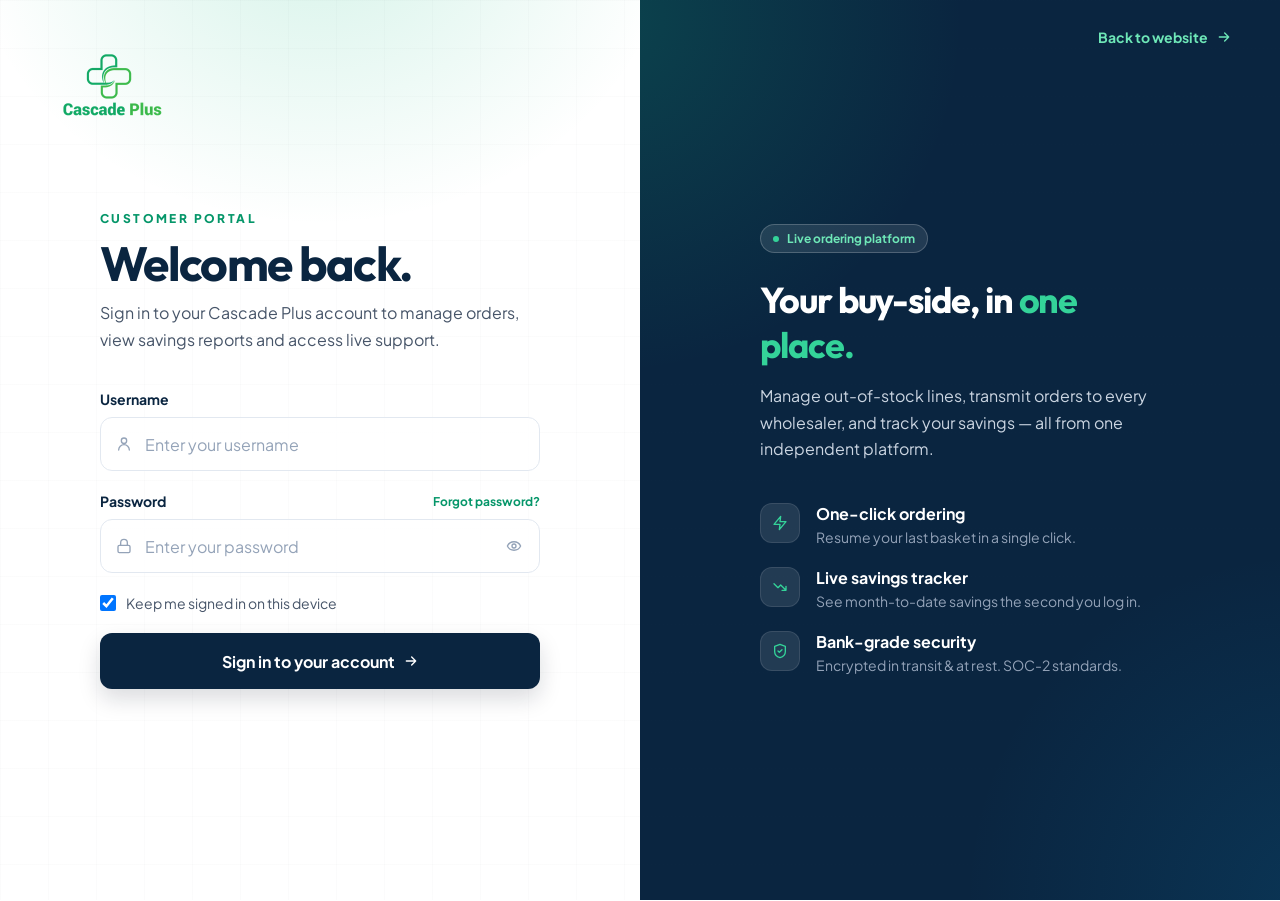
<file: login-page-standalone.html>
<!doctype html>
<html lang="en">
<head>
  <meta charset="utf-8">
  <meta name="viewport" content="width=device-width, initial-scale=1">
  <meta name="description" content="Cascade Plus customer portal sign in">
  <title>Sign in | Cascade Plus</title>
  <link rel="preconnect" href="https://fonts.googleapis.com">
  <link rel="preconnect" href="https://fonts.gstatic.com" crossorigin>
  <link href="https://fonts.googleapis.com/css2?family=Outfit:wght@400;500;600;700;800&amp;family=Plus+Jakarta+Sans:wght@400;500;600;700&amp;display=swap" rel="stylesheet">
  <style>
    :root {
      --navy: #0a2540;
      --navy-hover: #0f365c;
      --emerald: #10b981;
      --emerald-dark: #059669;
      --slate-50: #f8fafc;
      --slate-100: #f1f5f9;
      --slate-200: #e2e8f0;
      --slate-300: #cbd5e1;
      --slate-400: #94a3b8;
      --slate-500: #64748b;
      --slate-600: #475569;
      --rose: #e11d48;
      --rose-300: #fda4af;
    }

    * { box-sizing: border-box; }

    html, body { min-height: 100%; }

    body {
      margin: 0;
      color: var(--navy);
      background: #fff;
      font-family: "Plus Jakarta Sans", Inter, ui-sans-serif, system-ui, -apple-system, BlinkMacSystemFont, "Segoe UI", sans-serif;
      -webkit-font-smoothing: antialiased;
    }

    button, input { font: inherit; }
    button, a, label { -webkit-tap-highlight-color: transparent; }
    button { cursor: pointer; }

    .page {
      display: grid;
      min-height: 100vh;
      grid-template-columns: 1fr 1fr;
    }

    .form-panel {
      position: relative;
      display: flex;
      min-height: 100vh;
      align-items: center;
      justify-content: center;
      overflow: hidden;
      padding: 80px 48px;
      background:
        linear-gradient(rgba(15, 23, 42, .016) 1px, transparent 1px),
        linear-gradient(90deg, rgba(15, 23, 42, .016) 1px, transparent 1px),
        radial-gradient(ellipse 80% 50% at 50% -10%, rgba(16, 185, 129, .18), transparent 70%),
        #fff;
      background-size: 48px 48px, 48px 48px, auto, auto;
    }

    .brand-link {
      position: absolute;
      top: 32px;
      left: 40px;
      z-index: 2;
      display: block;
    }

    .brand-logo { display: block; width: 144px; height: auto; object-fit: contain; }

    .form-wrap {
      position: relative;
      width: 100%;
      max-width: 440px;
      animation: rise-in .5s ease-out both;
    }

    @keyframes rise-in {
      from { opacity: 0; transform: translateY(24px); }
      to { opacity: 1; transform: translateY(0); }
    }

    .eyebrow {
      margin: 0 0 12px;
      color: var(--emerald-dark);
      font-size: 12px;
      font-weight: 800;
      letter-spacing: .2em;
      text-transform: uppercase;
    }

    h1, h2, h3 { margin-top: 0; font-family: Outfit, Inter, ui-sans-serif, system-ui, sans-serif; }

    h1 {
      margin-bottom: 12px;
      font-size: clamp(40px, 4vw, 48px);
      line-height: 1.05;
      letter-spacing: -.035em;
    }

    .intro {
      max-width: 420px;
      margin: 0 0 36px;
      color: var(--slate-600);
      line-height: 1.65;
    }

    .field { margin-bottom: 20px; }

    .label-row {
      display: flex;
      align-items: center;
      justify-content: space-between;
      margin-bottom: 8px;
    }

    label, .label-row > span {
      font-size: 14px;
      font-weight: 700;
      line-height: 20px;
    }

    .text-button {
      border: 0;
      padding: 0;
      color: var(--emerald-dark);
      background: transparent;
      font-size: 12px;
      font-weight: 700;
    }

    .text-button:hover { color: #047857; }

    .input-wrap { position: relative; }

    .icon {
      width: 16px;
      height: 16px;
      fill: none;
      stroke: currentColor;
      stroke-linecap: round;
      stroke-linejoin: round;
      stroke-width: 2;
    }

    .input-icon {
      position: absolute;
      top: 50%;
      left: 16px;
      color: var(--slate-400);
      pointer-events: none;
      transform: translateY(-50%);
    }

    input[type="text"], input[type="email"], input[type="password"] {
      width: 100%;
      min-height: 54px;
      border: 1px solid var(--slate-200);
      border-radius: 12px;
      outline: none;
      padding: 14px 44px;
      color: var(--navy);
      background: rgba(255, 255, 255, .8);
      transition: border-color .18s, box-shadow .18s;
    }

    input::placeholder { color: var(--slate-400); }

    input[type="text"]:focus, input[type="email"]:focus, input[type="password"]:focus {
      border-color: var(--emerald);
      box-shadow: 0 0 0 2px var(--emerald);
    }

    input.invalid { border-color: var(--rose-300); }
    input.invalid:focus { border-color: var(--rose-300); box-shadow: 0 0 0 2px #fecdd3; }

    .toggle-password {
      position: absolute;
      top: 50%;
      right: 12px;
      display: grid;
      width: 28px;
      height: 28px;
      place-items: center;
      border: 0;
      border-radius: 6px;
      color: var(--slate-400);
      background: transparent;
      transform: translateY(-50%);
    }

    .toggle-password:hover { color: var(--slate-600); background: var(--slate-100); }

    .error {
      display: none;
      margin: 6px 0 0;
      color: var(--rose);
      font-size: 12px;
      font-weight: 600;
    }

    .error.visible { display: block; }

    .remember {
      display: flex;
      width: fit-content;
      align-items: center;
      gap: 10px;
      margin: 0 0 20px;
      color: var(--slate-600);
      font-weight: 400;
      cursor: pointer;
      user-select: none;
    }

    .remember input { width: 16px; height: 16px; margin: 0; }

    .primary-button {
      display: inline-flex;
      width: 100%;
      min-height: 56px;
      align-items: center;
      justify-content: center;
      gap: 8px;
      border: 0;
      border-radius: 12px;
      padding: 14px 24px;
      color: #fff;
      background: var(--navy);
      box-shadow: 0 10px 22px rgba(15, 23, 42, .15);
      font-weight: 700;
      transition: background .18s, gap .18s, transform .18s;
    }

    .primary-button:hover { gap: 12px; background: var(--navy-hover); }
    .primary-button:active { transform: translateY(1px); }
    .primary-button:disabled { opacity: .6; cursor: wait; }

    .success-card {
      display: none;
      border: 1px solid #a7f3d0;
      border-radius: 16px;
      padding: 32px;
      text-align: center;
      background: #ecfdf5;
    }

    .success-card.visible { display: block; }
    .success-icon, .mail-icon {
      display: grid;
      width: 56px;
      height: 56px;
      margin: 0 auto 16px;
      place-items: center;
      border-radius: 50%;
      color: var(--emerald);
      background: #fff;
      box-shadow: 0 1px 3px rgba(15, 23, 42, .12);
    }

    .success-card h3 { margin-bottom: 8px; font-size: 20px; }
    .success-card p { margin: 0; color: var(--slate-600); font-size: 14px; }

    .brand-panel {
      position: relative;
      display: flex;
      align-items: center;
      justify-content: center;
      overflow: hidden;
      color: #fff;
      background:
        radial-gradient(circle at -5% 2%, rgba(16, 185, 129, .2), transparent 32%),
        radial-gradient(circle at 105% 100%, rgba(14, 165, 233, .12), transparent 31%),
        linear-gradient(rgba(15, 23, 42, .0024) 1px, transparent 1px),
        linear-gradient(90deg, rgba(15, 23, 42, .0024) 1px, transparent 1px),
        var(--navy);
      background-size: auto, auto, 48px 48px, 48px 48px, auto;
    }

    .back-link {
      position: absolute;
      top: 28px;
      right: 48px;
      display: inline-flex;
      align-items: center;
      gap: 8px;
      color: #6ee7b7;
      text-decoration: none;
      font-size: 14px;
      font-weight: 700;
    }

    .back-link:hover { color: #fff; }

    .brand-content {
      width: 100%;
      max-width: 480px;
      padding: 80px 40px;
      animation: rise-in .6s .1s ease-out both;
    }

    .live-pill {
      display: inline-flex;
      align-items: center;
      gap: 8px;
      margin-bottom: 24px;
      border: 1px solid rgba(255, 255, 255, .2);
      border-radius: 999px;
      padding: 6px 12px;
      color: #6ee7b7;
      background: rgba(255, 255, 255, .1);
      font-size: 12px;
      font-weight: 700;
    }

    .pulse { width: 6px; height: 6px; border-radius: 50%; background: #34d399; box-shadow: 0 0 0 0 rgba(52, 211, 153, .5); animation: pulse 2s infinite; }
    @keyframes pulse { 70% { box-shadow: 0 0 0 8px rgba(52, 211, 153, 0); } 100% { box-shadow: 0 0 0 0 rgba(52, 211, 153, 0); } }

    .brand-content h2 { margin-bottom: 16px; font-size: 36px; line-height: 1.25; letter-spacing: -.03em; }
    .brand-content h2 span { color: #34d399; }
    .brand-copy { margin: 0 0 40px; color: var(--slate-300); line-height: 1.65; }

    .perks { display: grid; gap: 20px; }
    .perk { display: flex; align-items: flex-start; gap: 16px; }
    .perk-icon { display: grid; width: 40px; height: 40px; flex: 0 0 40px; place-items: center; border: 1px solid rgba(255, 255, 255, .1); border-radius: 12px; color: #34d399; background: rgba(255, 255, 255, .1); }
    .perk-title { margin-bottom: 3px; font-weight: 700; }
    .perk-copy { color: var(--slate-400); font-size: 14px; line-height: 1.45; }

    .modal {
      position: fixed;
      inset: 0;
      z-index: 100;
      display: none;
      align-items: center;
      justify-content: center;
      padding: 16px;
    }

    .modal.open { display: flex; }
    .modal-backdrop { position: absolute; inset: 0; border: 0; background: rgba(15, 23, 42, .55); backdrop-filter: blur(4px); }
    .modal-card { position: relative; width: 100%; max-width: 448px; overflow: hidden; border: 1px solid var(--slate-200); border-radius: 16px; background: #fff; box-shadow: 0 24px 60px rgba(15, 23, 42, .28); animation: modal-in .2s ease-out both; }
    @keyframes modal-in { from { opacity: 0; transform: translateY(18px) scale(.98); } }
    .modal-head { display: flex; align-items: flex-start; justify-content: space-between; gap: 16px; padding: 24px 24px 16px; }
    .modal-head .eyebrow { margin-bottom: 8px; }
    .modal-head h2 { margin-bottom: 8px; font-size: 24px; }
    .modal-head p { margin: 0; color: var(--slate-500); font-size: 14px; line-height: 1.5; }
    .close-button { display: grid; width: 34px; height: 34px; flex: 0 0 auto; place-items: center; border: 0; border-radius: 8px; color: var(--slate-400); background: transparent; font-size: 24px; line-height: 1; }
    .close-button:hover { color: var(--slate-600); background: var(--slate-100); }
    .modal-form { border-top: 1px solid var(--slate-100); padding: 20px 24px 24px; }
    .required { color: var(--rose); }
    .modal-actions { display: flex; justify-content: flex-end; gap: 12px; padding-top: 4px; }
    .secondary-button { min-height: 44px; border: 1px solid var(--slate-200); border-radius: 12px; padding: 10px 20px; color: var(--navy); background: #fff; font-size: 14px; font-weight: 700; }
    .secondary-button:hover { background: var(--slate-50); }
    .modal-actions .primary-button { width: auto; min-height: 44px; padding: 10px 20px; box-shadow: none; font-size: 14px; }
    .recovery-success { display: none; padding: 40px 32px; text-align: center; }
    .recovery-success.visible { display: block; }
    .recovery-success .mail-icon { width: 64px; height: 64px; margin-bottom: 24px; background: #ecfdf5; box-shadow: none; }
    .recovery-success h2 { margin-bottom: 12px; font-size: 24px; }
    .recovery-success p { margin: 0; color: var(--slate-600); font-size: 14px; line-height: 1.6; }
    .recovery-success .primary-button { width: auto; min-height: 44px; margin-top: 28px; padding: 10px 24px; box-shadow: none; font-size: 14px; }

    .sr-only { position: absolute; width: 1px; height: 1px; overflow: hidden; clip: rect(0, 0, 0, 0); white-space: nowrap; }
    [hidden] { display: none !important; }

    @media (max-width: 1023px) {
      .page { grid-template-columns: 1fr; }
      .brand-panel { display: none; }
      .form-panel { padding: 112px 32px 64px; }
    }

    @media (min-width: 1024px) {
      html, body { height: 100%; overflow: hidden; }
    }

    @media (max-width: 540px) {
      .form-panel { align-items: flex-start; padding: 108px 20px 48px; }
      .brand-link { top: 24px; left: 24px; }
      .brand-logo { width: 128px; }
      h1 { font-size: 40px; }
      .intro { margin-bottom: 30px; }
      .modal-actions { flex-direction: column-reverse; }
      .modal-actions button { width: 100% !important; }
    }

    @media (prefers-reduced-motion: reduce) {
      *, *::before, *::after { scroll-behavior: auto !important; animation-duration: .01ms !important; animation-iteration-count: 1 !important; transition-duration: .01ms !important; }
    }
  </style>
</head>
<body>
  <main class="page">
    <section class="form-panel" aria-labelledby="page-title">
      <a class="brand-link" href="#" aria-label="Cascade Plus home">
        <img class="brand-logo" alt="Cascade Plus" src="[data-uri]">
      </a>

      <div class="form-wrap">
        <p class="eyebrow">Customer Portal</p>
        <h1 id="page-title" data-testid="login-page-title">Welcome back.</h1>
        <p class="intro">Sign in to your Cascade Plus account to manage orders, view savings reports and access live support.</p>

        <form id="login-form" novalidate>
          <div class="field">
            <div class="label-row"><span><label for="username">Username</label></span></div>
            <div class="input-wrap">
              <svg class="icon input-icon" aria-hidden="true"><use href="#icon-user"/></svg>
              <input id="username" name="username" type="text" autocomplete="username" placeholder="Enter your username" data-testid="login-input-email" aria-describedby="username-error">
            </div>
            <p class="error" id="username-error" role="alert">Required</p>
          </div>

          <div class="field">
            <div class="label-row">
              <span><label for="password">Password</label></span>
              <button class="text-button" id="forgot-password" type="button" data-testid="login-forgot-link">Forgot password?</button>
            </div>
            <div class="input-wrap">
              <svg class="icon input-icon" aria-hidden="true"><use href="#icon-lock"/></svg>
              <input id="password" name="password" type="password" autocomplete="current-password" placeholder="Enter your password" data-testid="login-input-password" aria-describedby="password-error">
              <button class="toggle-password" type="button" data-password-toggle="password" data-testid="login-toggle-password" aria-label="Show password">
                <svg class="icon eye-shown" aria-hidden="true"><use href="#icon-eye"/></svg>
                <svg class="icon eye-hidden" aria-hidden="true" hidden><use href="#icon-eye-off"/></svg>
              </button>
            </div>
            <p class="error" id="password-error" role="alert">Required</p>
          </div>

          <label class="remember">
            <input type="checkbox" name="remember" checked data-testid="login-remember-checkbox">
            <span>Keep me signed in on this device</span>
          </label>

          <button class="primary-button" id="login-submit" type="submit" data-testid="login-submit-button">
            <span>Sign in to your account</span>
            <svg class="icon" aria-hidden="true"><use href="#icon-arrow"/></svg>
          </button>
        </form>

        <div class="success-card" id="login-success" data-testid="login-success-message" role="status">
          <div class="success-icon"><svg class="icon" style="width:28px;height:28px" aria-hidden="true"><use href="#icon-check"/></svg></div>
          <h3>Signed in successfully</h3>
          <p>Redirecting you to your dashboard…</p>
        </div>
      </div>
    </section>

    <aside class="brand-panel" aria-label="Cascade Plus platform benefits">
      <a class="back-link" href="#">Back to website <svg class="icon" aria-hidden="true"><use href="#icon-arrow"/></svg></a>
      <div class="brand-content">
        <div class="live-pill"><span class="pulse"></span> Live ordering platform</div>
        <h2>Your buy-side, in <span>one place.</span></h2>
        <p class="brand-copy">Manage out-of-stock lines, transmit orders to every wholesaler, and track your savings — all from one independent platform.</p>
        <div class="perks">
          <div class="perk">
            <div class="perk-icon"><svg class="icon" aria-hidden="true"><use href="#icon-zap"/></svg></div>
            <div><div class="perk-title">One-click ordering</div><div class="perk-copy">Resume your last basket in a single click.</div></div>
          </div>
          <div class="perk">
            <div class="perk-icon"><svg class="icon" aria-hidden="true"><use href="#icon-trend"/></svg></div>
            <div><div class="perk-title">Live savings tracker</div><div class="perk-copy">See month-to-date savings the second you log in.</div></div>
          </div>
          <div class="perk">
            <div class="perk-icon"><svg class="icon" aria-hidden="true"><use href="#icon-shield"/></svg></div>
            <div><div class="perk-title">Bank-grade security</div><div class="perk-copy">Encrypted in transit &amp; at rest. SOC-2 standards.</div></div>
          </div>
        </div>
      </div>
    </aside>
  </main>

  <div class="modal" id="recovery-modal" role="dialog" aria-modal="true" aria-labelledby="recovery-title" aria-hidden="true">
    <button class="modal-backdrop" type="button" data-close-modal aria-label="Close password recovery"></button>
    <div class="modal-card">
      <div id="recovery-entry">
        <div class="modal-head">
          <div>
            <p class="eyebrow">Password recovery</p>
            <h2 id="recovery-title">Reset your password</h2>
            <p>Enter your details and we'll send a new password to your email.</p>
          </div>
          <button class="close-button" type="button" data-close-modal aria-label="Close password recovery">×</button>
        </div>
        <form class="modal-form" id="recovery-form" novalidate>
          <div class="field">
            <div class="label-row"><span><label for="recovery-username">Username <b class="required">*</b></label></span></div>
            <div class="input-wrap">
              <svg class="icon input-icon" aria-hidden="true"><use href="#icon-user"/></svg>
              <input id="recovery-username" name="recovery-username" type="text" autocomplete="username" placeholder="jsmith" aria-describedby="recovery-username-error">
            </div>
            <p class="error" id="recovery-username-error" role="alert">Required</p>
          </div>
          <div class="field">
            <div class="label-row"><span><label for="recovery-email">Email <b class="required">*</b></label></span></div>
            <div class="input-wrap">
              <svg class="icon input-icon" aria-hidden="true"><use href="#icon-mail"/></svg>
              <input id="recovery-email" name="recovery-email" type="email" autocomplete="email" placeholder="you@pharmacy.co.uk" aria-describedby="recovery-email-error">
            </div>
            <p class="error" id="recovery-email-error" role="alert">Required</p>
          </div>
          <div class="modal-actions">
            <button class="secondary-button" type="button" data-close-modal>Cancel</button>
            <button class="primary-button" id="recovery-submit" type="submit"><span>Submit</span><svg class="icon" aria-hidden="true"><use href="#icon-arrow"/></svg></button>
          </div>
        </form>
      </div>
      <div class="recovery-success" id="recovery-success" role="status">
        <div class="mail-icon"><svg class="icon" style="width:32px;height:32px" aria-hidden="true"><use href="#icon-mail-check"/></svg></div>
        <h2>Password sent to your email</h2>
        <p>We've sent a new password to <strong id="recovery-address"></strong>. Check your inbox (and spam folder) to sign back in.</p>
        <button class="primary-button" type="button" data-close-modal>Got it</button>
      </div>
    </div>
  </div>

  <svg class="sr-only" aria-hidden="true">
    <defs>
      <symbol id="icon-user" viewBox="0 0 24 24"><path d="M20 21a8 8 0 0 0-16 0"/><circle cx="12" cy="7" r="4"/></symbol>
      <symbol id="icon-lock" viewBox="0 0 24 24"><rect x="3" y="11" width="18" height="11" rx="2"/><path d="M7 11V7a5 5 0 0 1 10 0v4"/></symbol>
      <symbol id="icon-eye" viewBox="0 0 24 24"><path d="M2.1 12a10.9 10.9 0 0 1 19.8 0 10.9 10.9 0 0 1-19.8 0Z"/><circle cx="12" cy="12" r="3"/></symbol>
      <symbol id="icon-eye-off" viewBox="0 0 24 24"><path d="m3 3 18 18M10.6 10.6A2 2 0 0 0 13.4 13.4M9.9 4.2A10.7 10.7 0 0 1 22 12a11.6 11.6 0 0 1-2 3M6.6 6.6A11.5 11.5 0 0 0 2 12a10.9 10.9 0 0 0 14.2 6"/></symbol>
      <symbol id="icon-arrow" viewBox="0 0 24 24"><path d="M5 12h14M13 6l6 6-6 6"/></symbol>
      <symbol id="icon-check" viewBox="0 0 24 24"><circle cx="12" cy="12" r="10"/><path d="m8 12 2.7 2.7L16 9.5"/></symbol>
      <symbol id="icon-mail" viewBox="0 0 24 24"><rect x="3" y="5" width="18" height="14" rx="2"/><path d="m3 7 9 6 9-6"/></symbol>
      <symbol id="icon-mail-check" viewBox="0 0 24 24"><path d="M22 13v6a2 2 0 0 1-2 2H4a2 2 0 0 1-2-2V7a2 2 0 0 1 2-2h9M22 6l-4 4-2-2M2 7l10 7 4-3"/></symbol>
      <symbol id="icon-zap" viewBox="0 0 24 24"><path d="M13 2 3 14h9l-1 8 10-12h-9z"/></symbol>
      <symbol id="icon-trend" viewBox="0 0 24 24"><path d="M3 7l6 6 4-4 8 8M21 11v6h-6"/></symbol>
      <symbol id="icon-shield" viewBox="0 0 24 24"><path d="M20 13c0 5-3.5 7.5-8 9-4.5-1.5-8-4-8-9V5l8-3 8 3zM9 12l2 2 4-4"/></symbol>
    </defs>
  </svg>

  <script>
    (() => {
      const $ = (selector, root = document) => root.querySelector(selector);
      const loginForm = $('#login-form');
      const loginSuccess = $('#login-success');
      const loginSubmit = $('#login-submit');
      const modal = $('#recovery-modal');
      const recoveryForm = $('#recovery-form');
      const recoveryEntry = $('#recovery-entry');
      const recoverySuccess = $('#recovery-success');
      let previousFocus = null;

      function setError(input, message) {
        const error = $('#' + input.id + '-error');
        input.classList.toggle('invalid', Boolean(message));
        input.setAttribute('aria-invalid', Boolean(message));
        if (error) {
          error.textContent = message || '';
          error.classList.toggle('visible', Boolean(message));
        }
      }

      function clearErrorOnInput(input) {
        input.addEventListener('input', () => setError(input, ''));
      }

      document.querySelectorAll('input[type="text"], input[type="email"], input[type="password"]').forEach(clearErrorOnInput);

      document.querySelectorAll('[data-password-toggle]').forEach((button) => {
        button.addEventListener('click', () => {
          const input = $('#' + button.dataset.passwordToggle);
          const reveal = input.type === 'password';
          input.type = reveal ? 'text' : 'password';
          button.setAttribute('aria-label', reveal ? 'Hide password' : 'Show password');
          $('.eye-shown', button).hidden = reveal;
          $('.eye-hidden', button).hidden = !reveal;
        });
      });

      loginForm.addEventListener('submit', (event) => {
        event.preventDefault();
        const username = $('#username');
        const password = $('#password');
        setError(username, username.value.trim() ? '' : 'Required');
        setError(password, !password.value ? 'Required' : password.value.length < 6 ? 'Must be at least 6 characters' : '');
        if (!username.value.trim() || password.value.length < 6) return;

        if (username.value.trim() !== 'dummy1' || password.value !== '1234@Abcd') {
          setError(username, username.value.trim() !== 'dummy1' ? 'Incorrect username' : '');
          setError(password, password.value !== '1234@Abcd' ? 'Incorrect password' : '');
          return;
        }

        loginSubmit.disabled = true;
        $('span', loginSubmit).textContent = 'Signing in...';
        window.setTimeout(() => {
          loginForm.hidden = true;
          loginSuccess.classList.add('visible');
          window.location.href = 'Dashboard.html';
        }, 900);
      });

      function openModal() {
        previousFocus = document.activeElement;
        recoveryForm.reset();
        recoveryEntry.style.display = '';
        recoverySuccess.classList.remove('visible');
        modal.classList.add('open');
        modal.setAttribute('aria-hidden', 'false');
        document.body.style.overflow = 'hidden';
        window.setTimeout(() => $('#recovery-username').focus(), 0);
      }

      function closeModal() {
        modal.classList.remove('open');
        modal.setAttribute('aria-hidden', 'true');
        document.body.style.overflow = '';
        if (previousFocus) previousFocus.focus();
      }

      $('#forgot-password').addEventListener('click', openModal);
      document.querySelectorAll('[data-close-modal]').forEach((button) => button.addEventListener('click', closeModal));
      document.addEventListener('keydown', (event) => {
        if (event.key === 'Escape' && modal.classList.contains('open')) closeModal();
      });

      recoveryForm.addEventListener('submit', (event) => {
        event.preventDefault();
        const username = $('#recovery-username');
        const email = $('#recovery-email');
        const emailValid = /^[^\s@]+@[^\s@]+\.[^\s@]+$/.test(email.value);
        setError(username, username.value.trim() ? '' : 'Required');
        setError(email, !email.value.trim() ? 'Required' : emailValid ? '' : 'Enter a valid email');
        if (!username.value.trim() || !emailValid) return;

        const submit = $('#recovery-submit');
        submit.disabled = true;
        $('span', submit).textContent = 'Submitting...';
        window.setTimeout(() => {
          submit.disabled = false;
          $('span', submit).textContent = 'Submit';
          $('#recovery-address').textContent = email.value.trim();
          recoveryEntry.style.display = 'none';
          recoverySuccess.classList.add('visible');
        }, 800);
      });
    })();
  </script>
</body>
</html>
</file>
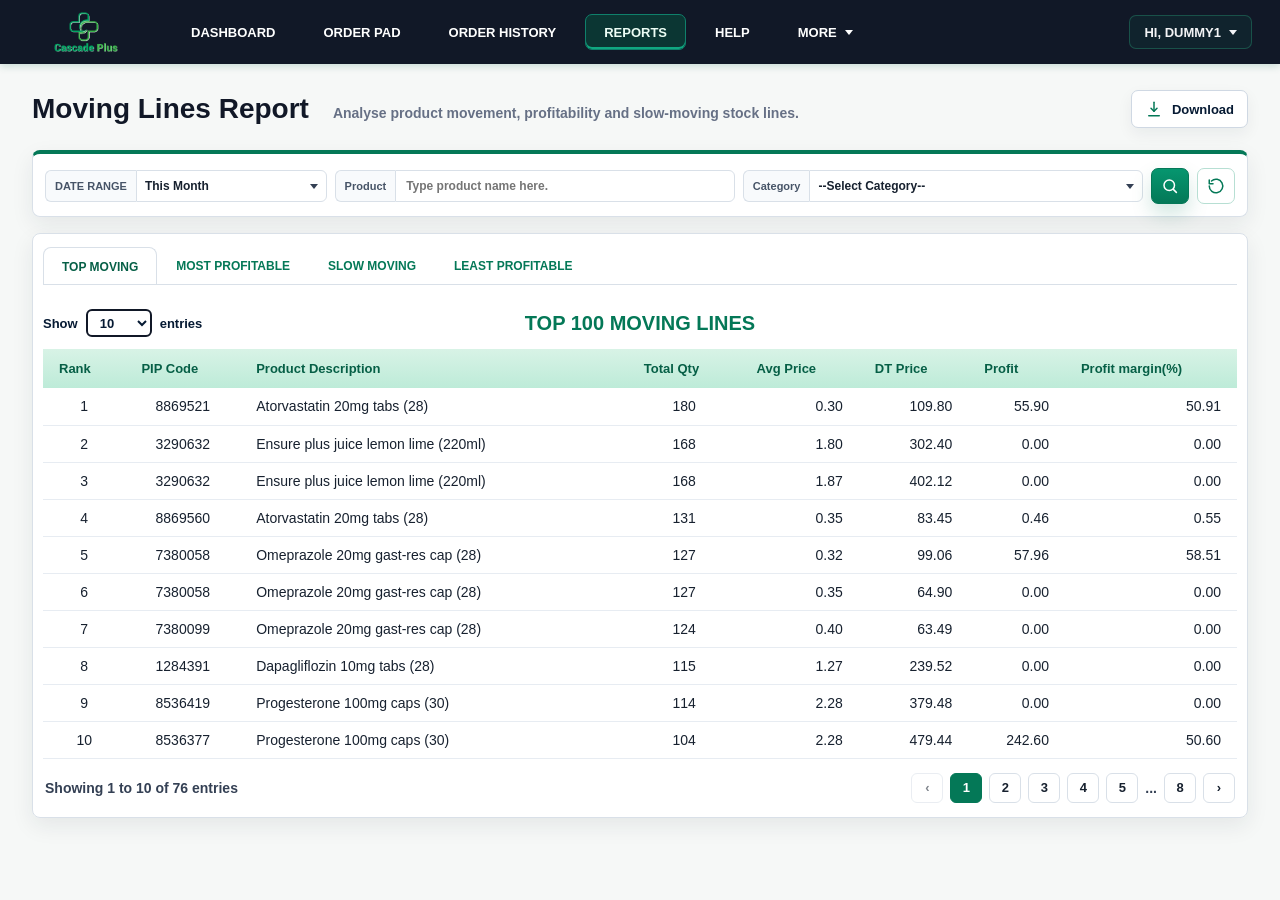
<file: moving.html>
<!doctype html>
<html lang="en">

<head>
  <meta charset="utf-8" />
  <meta name="viewport" content="width=device-width, initial-scale=1" />
  <title>CASCADE Moving Lines Report</title>
  <style>
    :root {
      --green: #047857;
      --green-dark: #065f46;
      --green-soft: #ecfdf5;
      --ink: #17212f;
      --muted: #667085;
      --line: #d9e0e8;
      --app-bg: #f6f8f7;
      --shadow: 0 14px 34px rgba(23, 33, 47, 0.1);
      --red: #e5485d;
      font-family: "Segoe UI", Arial, sans-serif;
    }

    * { box-sizing: border-box; }
    [hidden] { display: none !important; }
    body { margin: 0; min-width: 320px; color: var(--ink); background: var(--app-bg); background-attachment: fixed; background-size: cover; background-position: center bottom; }
    button, input, select { font: inherit; }
    button { cursor: pointer; }
    button:disabled { cursor: not-allowed; opacity: .55; }

    .app-shell { min-height: 100vh; }
    .topbar {
      min-height: 64px;
      display: grid;
      grid-template-columns: auto minmax(0, 1fr) auto;
      align-items: center;
      gap: 22px;
      padding: 0 24px;
      color: #fff;
      background: #111827;
      box-shadow: 0 2px 8px rgba(6, 95, 70, .2);
    }
    .brand { display: inline-flex; align-items: center; }
    .brand-logo { width: auto; height: 48px; max-width: 124px; object-fit: contain; }
    .main-nav { display: flex; align-items: flex-end; gap: 8px; align-self: stretch; overflow: visible; }
    .main-nav a, .main-nav button, .profile-button {
      min-height: 44px;
      border: 0;
      border-radius: 8px 8px 0 0;
      padding: 0 16px;
      display: inline-flex;
      align-items: center;
      justify-content: center;
      color: #fff;
      background: transparent;
      font-size: 13px;
      font-weight: 700;
      text-decoration: none;
      text-transform: uppercase;
      text-align: center;
      white-space: nowrap;
    }
    .main-nav a.active, .main-nav a:hover, .main-nav button:hover,
    .nav-more:hover>.more-toggle, .nav-more:focus-within>.more-toggle { color: var(--green); background: #fff; }
    .main-nav a.active { position: relative; margin-top: 12px; }
    .nav-more { position: relative; display: inline-flex; align-items: flex-end; }
    .more-toggle { gap: 8px; }
    .more-toggle::after, .select-wrap::after {
      content: "";
      width: 0;
      height: 0;
      border-left: 4px solid transparent;
      border-right: 4px solid transparent;
      border-top: 5px solid currentColor;
    }
    .more-menu {
      position: absolute;
      top: calc(100% - 1px);
      left: 0;
      z-index: 30;
      min-width: 178px;
      display: none;
      flex-direction: column;
      gap: 4px;
      padding: 8px;
      border-radius: 0 0 8px 8px;
      background: #fff;
      box-shadow: 0 16px 34px rgba(15, 23, 42, .2);
    }
    .nav-more:hover .more-menu, .nav-more:focus-within .more-menu { display: flex; }
    .main-nav .more-menu a { min-height: 38px; border-radius: 6px; padding: 0 12px; color: var(--ink); background: transparent; }
    .main-nav .more-menu a:hover, .main-nav .more-menu a:focus-visible { color: #fff; background: var(--green); }
    .profile-button {
      min-height: 36px;
      gap: 8px;
      border-radius: 999px;
      border: 1px solid rgba(255, 255, 255, .16);
      color: #fff;
      background: rgba(255, 255, 255, .12);
    }
    .profile-button::after {
      content: "";
      width: 8px;
      height: 8px;
      border-right: 1.5px solid currentColor;
      border-bottom: 1.5px solid currentColor;
      transform: translateY(-2px) rotate(45deg);
    }
    .account-menu { position: relative; justify-self: end; }
    .account-dropdown {
      position: absolute;
      top: calc(100% + 8px);
      right: 0;
      z-index: 60;
      width: min(232px, calc(100vw - 24px));
      display: none;
      flex-direction: column;
      padding: 8px 0;
      border-radius: 8px;
      color: rgba(255, 255, 255, .9);
      background: #0f1726;
      box-shadow: 0 12px 24px rgba(15, 23, 42, .28);
    }
    .account-menu.is-open .account-dropdown { display: flex; }
    .account-menu-item {
      min-height: 50px;
      display: flex;
      align-items: center;
      gap: 16px;
      border: 0;
      padding: 0 16px;
      color: rgba(255, 255, 255, .86);
      background: transparent;
      font-size: 12px;
      font-weight: 600;
      letter-spacing: 1.8px;
      text-align: left;
      text-transform: uppercase;
    }
    .account-menu-item svg, .icon { display: block; fill: none; stroke: currentColor; stroke-linecap: round; stroke-linejoin: round; }
    .account-menu-item svg { width: 22px; height: 22px; stroke-width: 1.8; }
    .account-menu-separator { height: 1px; margin: 4px 0; background: rgba(255, 255, 255, .12); }

    .workspace { padding: 26px; }
    .heading-row { display: flex; justify-content: space-between; align-items: flex-start; gap: 18px; margin-bottom: 18px; }
    .page-heading h1 { margin: 0; font-size: 32px; line-height: 1.1; color: var(--ink); }
    .page-heading p { margin: 8px 0 0; color: var(--muted); font-weight: 600; }

    .download-toggle, .filter-panel, .table-panel { border: 1px solid var(--line); border-radius: 8px; background: #fff; box-shadow: var(--shadow); }
    .download-toggle {
      min-height: 38px;
      display: inline-flex;
      align-items: center;
      gap: 8px;
      padding: 0 14px;
      color: #fff;
      background: var(--green);
      font-weight: 700;
    }
    .download-toggle .icon { width: 18px; height: 18px; stroke-width: 2; }

    .tab-strip {
      display: flex;
      align-items: flex-end;
      gap: 0;
      border-bottom: 1px solid var(--line);
      margin-bottom: 24px;
      overflow-x: auto;
    }
    .tab-button {
      min-height: 38px;
      border: 1px solid transparent;
      border-bottom: 0;
      padding: 0 18px;
      color: var(--green);
      background: transparent;
      font-size: 12px;
      font-weight: 800;
      text-transform: uppercase;
      white-space: nowrap;
    }
    .tab-button.active {
      border-color: var(--line);
      border-radius: 8px 8px 0 0;
      color: var(--green-dark);
      background: #fff;
      transform: translateY(1px);
    }

    .report-title-center {
      margin: 0 0 26px;
      color: #00952e;
      font-size: 20px;
      font-weight: 900;
      text-align: center;
      text-transform: uppercase;
      letter-spacing: .6px;
    }

    .filter-panel { margin-bottom: 16px; padding: 14px 12px 12px; }
    .filter-grid {
      display: grid;
      grid-template-columns: minmax(210px, .95fr) minmax(300px, 1.35fr) minmax(300px, 1.35fr) auto auto;
      gap: 8px;
      align-items: center;
    }
    .field {
      min-width: 0;
      display: grid;
      grid-template-columns: max-content minmax(0, 1fr);
    }
    .field>span:first-child {
      min-height: 30px;
      display: inline-flex;
      align-items: center;
      border: 1px solid var(--line);
      border-right: 0;
      border-radius: 6px 0 0 6px;
      padding: 0 9px;
      color: #344054;
      background: #f8fafc;
      font-size: 11px;
      font-weight: 600;
      white-space: nowrap;
    }
    .control {
      min-height: 30px;
      border: 1px solid var(--line);
      border-radius: 0 6px 6px 0;
      display: grid;
      grid-template-columns: minmax(0, 1fr) auto;
      align-items: center;
      gap: 6px;
      padding: 0 8px;
      color: #344054;
      background: #fff;
      font-size: 12px;
      font-weight: 600;
    }
    .control input, .control select {
      width: 100%;
      min-width: 0;
      min-height: 28px;
      border: 0;
      outline: 0;
      color: var(--ink);
      background: transparent;
      font-weight: 600;
    }
    .select-wrap select { appearance: none; }
    .green-button, .soft-button {
      width: 34px;
      min-width: 34px;
      height: 30px;
      min-height: 30px;
      border-radius: 6px;
      display: inline-flex;
      align-items: center;
      justify-content: center;
      padding: 0;
      font-weight: 700;
    }
    .green-button { border: 1px solid var(--green); color: #fff; background: linear-gradient(180deg, #06966f 0%, #047857 100%); box-shadow: 0 10px 20px rgba(4, 120, 87, .22); }
    .soft-button { border: 1px solid var(--line); color: #344054; background: #fff; }

    .entries-row {
      display: flex;
      align-items: center;
      justify-content: space-between;
      gap: 12px;
      margin: 0 0 8px;
      color: var(--ink);
      font-size: 14px;
    }
    .entries-row label { display: inline-flex; align-items: center; gap: 6px; }
    .entries-row select { min-height: 28px; border: 1px solid var(--line); border-radius: 5px; color: var(--ink); background: #fff; }

    .table-panel { padding: 16px; }
    .table-scroll { overflow-x: auto; }
    table { width: 100%; min-width: 1060px; border-collapse: collapse; }
    th {
      padding: 9px 10px;
      color: #fff;
      background: #009f2f;
      font-size: 13px;
      font-weight: 800;
      text-align: center;
      white-space: nowrap;
    }
    td {
      padding: 9px 10px;
      border-bottom: 1px solid #d7dce2;
      background: #fff;
      font-size: 13px;
      text-align: center;
      vertical-align: middle;
    }
    tbody tr:nth-child(odd) td { background: #f7f7f7; }
    tbody tr:hover td { background: #eefbf4; }
    td.product-cell { text-align: left; min-width: 300px; }
    .num { text-align: right; font-variant-numeric: tabular-nums; }

    .table-footer {
      min-height: 42px;
      display: flex;
      justify-content: space-between;
      align-items: center;
      gap: 12px;
      padding-top: 10px;
      color: #344054;
      font-size: 13px;
    }
    .pagination { display: flex; justify-content: flex-end; align-items: center; gap: 4px; }
    .pagination button {
      min-width: 32px;
      height: 30px;
      border: 1px solid transparent;
      border-radius: 5px;
      color: #344054;
      background: transparent;
    }
    .pagination button.active { border-color: #b9c3cf; background: #eef0f2; font-weight: 800; }
    .pagination button:not(:disabled):hover { color: #fff; background: var(--green); }

    @media (max-width: 1080px) {
      .filter-grid { grid-template-columns: repeat(2, minmax(0, 1fr)); }
      .filter-grid .green-button, .filter-grid .soft-button { align-self: end; }
    }
    @media (max-width: 760px) {
      .workspace { padding: 18px 12px; }
      .heading-row, .entries-row, .table-footer { flex-direction: column; align-items: stretch; }
      .filter-grid { grid-template-columns: 1fr; }
      .green-button, .soft-button, .download-toggle { width: 100%; }
    }
  
    /* Unified report styling: aligned with Order Report */
    .workspace {
      width: min(100%, 1760px);
      margin: 0 auto;
      padding: 26px 32px 44px;
    }

    .heading-row {
      display: flex;
      align-items: center;
      justify-content: space-between;
      gap: 20px;
      margin-bottom: 22px;
    }

    .page-heading {
      display: flex;
      align-items: baseline;
      gap: 24px;
    }

    .page-heading h1 {
      margin: 0;
      color: #111827;
      font-size: 28px;
      font-weight: 600;
      line-height: 1.15;
    }

    .page-heading p {
      margin: 0;
      color: var(--muted);
      font-size: 14px;
      font-weight: 600;
    }

    .download-toggle {
      min-height: 38px;
      display: inline-flex;
      align-items: center;
      gap: 9px;
      border: 1px solid var(--line);
      border-radius: 7px;
      padding: 0 13px;
      color: var(--ink);
      background: #fff;
      font-size: 13px;
      font-weight: 700;
      box-shadow: 0 4px 12px rgba(23, 33, 47, 0.05);
    }

    .download-toggle .icon,
    .filter-panel .icon,
    .green-button .icon,
    .soft-button .icon {
      width: 18px;
      height: 18px;
      stroke-width: 2;
    }

    .download-toggle .icon {
      color: var(--green);
    }

    .filter-panel,
    .table-panel,
    .savings-filter-bar,
    .savings-kpi-card,
    .savings-chart-card,
    .savings-methodology-box {
      border: 1px solid var(--line);
      border-radius: 8px;
      background: #fff;
      box-shadow: var(--shadow);
    }

    .filter-panel,
    .savings-filter-bar {
      margin-bottom: 16px;
      padding: 14px 12px 12px;
    }

    .filter-grid,
    .savings-filter-bar {
      gap: 8px;
      align-items: center;
    }

    .field {
      min-width: 0;
      display: grid;
      grid-template-columns: max-content minmax(0, 1fr);
      gap: 0;
    }

    .field > span:first-child,
    .field-label {
      min-height: 30px;
      display: inline-flex;
      align-items: center;
      border: 1px solid var(--line);
      border-right: 0;
      border-radius: 6px 0 0 6px;
      padding: 0 9px;
      color: #344054;
      background: #f8fafc;
      font-size: 11px;
      font-weight: 600;
      white-space: nowrap;
    }

    .control {
      min-height: 30px;
      border: 1px solid var(--line);
      border-radius: 0 6px 6px 0;
      display: grid;
      grid-template-columns: auto minmax(0, 1fr) auto;
      align-items: center;
      gap: 6px;
      padding: 0 8px;
      color: #344054;
      background: #fff;
      box-shadow: none;
      font-size: 12px;
      font-weight: 600;
    }

    .control input,
    .control select {
      width: 100%;
      min-width: 0;
      min-height: 28px;
      border: 0;
      outline: 0;
      color: var(--ink);
      background: transparent;
      font-weight: 600;
    }

    .select-wrap {
      grid-template-columns: minmax(0, 1fr) auto;
    }

    .select-wrap select {
      appearance: none;
    }

    .date-wrap {
      grid-template-columns: minmax(0, 1fr);
      padding-right: 6px;
    }

    .date-wrap input[type="date"] {
      color-scheme: light;
      cursor: pointer;
    }

    .date-wrap input[type="date"]::-webkit-calendar-picker-indicator {
      width: 18px;
      height: 18px;
      margin-left: 6px;
      cursor: pointer;
      opacity: 0.85;
    }

    .filter-actions {
      display: flex;
      justify-content: flex-end;
      gap: 6px;
    }

    .soft-button,
    .green-button,
    .icon-button,
    .icon-filter-button {
      width: 34px;
      min-width: 34px;
      height: 30px;
      min-height: 30px;
      border-radius: 6px;
      display: inline-flex;
      align-items: center;
      justify-content: center;
      padding: 0;
      font-weight: 700;
    }

    .soft-button,
    .icon-button,
    .secondary-button.icon-filter-button {
      border: 1px solid var(--line);
      color: var(--green-dark);
      background: var(--green-soft);
    }

    .green-button,
    .primary-button.icon-filter-button {
      border: 1px solid var(--green);
      color: #fff;
      background: linear-gradient(180deg, #06966f 0%, #047857 100%);
      box-shadow: 0 10px 20px rgba(4, 120, 87, 0.22);
    }

    .table-panel {
      padding: 8px 10px 10px;
      overflow: hidden;
    }

    .table-toolbar {
      min-height: 34px;
      display: flex;
      align-items: center;
      justify-content: space-between;
      gap: 10px;
      margin-bottom: 6px;
    }

    .entries-control,
    .entries-row label {
      display: inline-flex;
      align-items: center;
      gap: 8px;
      color: #061a33;
      font-size: 13px;
      font-weight: 600;
    }

    .entries-control select,
    .entries-row select {
      min-width: 66px;
      min-height: 28px;
      border: 2px solid #111827;
      border-radius: 6px;
      padding: 0 8px;
      color: #061a33;
      background: #fff;
      font-weight: 600;
    }

    table {
      width: 100%;
      border-collapse: collapse;
      font-size: 14px;
    }

    thead th,
    .savings-details-table th {
      height: 38px;
      padding: 0 16px;
      color: var(--green-dark);
      background: linear-gradient(180deg, #d8f3e6 0%, #c3ead9 100%);
      font-size: 13px;
      font-weight: 700;
      text-align: left;
      white-space: nowrap;
    }

    tbody td,
    .savings-details-table td {
      height: 36px;
      border-bottom: 1px solid #e7ecf2;
      padding: 0 16px;
      color: #17212f;
      background: #fff;
      font-size: 14px;
      font-weight: 500;
      white-space: nowrap;
      vertical-align: middle;
    }

    tbody tr:nth-child(odd) td {
      background: #fff;
    }

    tbody tr:hover td,
    tbody tr:hover,
    .savings-details-table tbody tr:hover td {
      background: #f8fffc;
    }

    .num,
    td.num,
    th.num,
    .numeric {
      text-align: right !important;
      font-variant-numeric: tabular-nums;
    }

    .table-footer {
      min-height: 48px;
      display: flex;
      align-items: center;
      justify-content: space-between;
      gap: 18px;
      padding: 10px 2px 0;
      color: #344054;
      font-size: 14px;
      font-weight: 600;
    }

    .pagination {
      display: flex;
      align-items: center;
      justify-content: flex-end;
      gap: 7px;
    }

    .pagination button,
    .page-button {
      min-width: 32px;
      min-height: 30px;
      border: 1px solid var(--line);
      border-radius: 6px;
      color: #17212f;
      background: #fff;
      font-size: 13px;
      font-weight: 800;
    }

    .pagination button.active,
    .page-button.active {
      border-color: var(--green);
      color: #fff;
      background: var(--green);
      box-shadow: none;
    }

    .pagination button:not(:disabled):hover,
    .page-button:not(:disabled):hover {
      color: #fff;
      background: var(--green);
    }

    @media (max-width: 760px) {
      .workspace {
        padding: 22px 16px 34px;
      }

      .heading-row,
      .page-heading,
      .table-footer {
        align-items: flex-start;
        flex-direction: column;
        gap: 8px;
      }

      .filter-grid,
      .savings-filter-bar {
        grid-template-columns: 1fr !important;
      }
    }

    /* Report consistency refinements */
    .download-toggle {
      min-height: 38px;
      border: 1px solid #cfd8e3;
      border-radius: 7px;
      color: #061a33;
      background: #fff;
      box-shadow: 0 6px 16px rgba(23, 33, 47, 0.06);
    }

    .download-toggle:hover,
    .download-toggle:focus-visible {
      border-color: #10b981;
      color: var(--green);
      outline: 0;
    }

    .filter-panel {
      border-top: 4px solid var(--green);
      background: rgba(255, 255, 255, 0.96);
      box-shadow: 0 8px 22px rgba(23, 33, 47, 0.08);
    }

    .field>span:first-child,
    .field-label {
      color: #475467;
      background: #f8fafc;
      font-weight: 700;
    }

    .control {
      min-height: 32px;
    }

    .green-button {
      width: 38px;
      min-width: 38px;
      height: 36px;
      min-height: 36px;
      border-radius: 7px;
      background: linear-gradient(180deg, #06966f 0%, #047857 100%);
      box-shadow: 0 10px 20px rgba(4, 120, 87, 0.18);
    }

    .soft-button,
    .icon-button {
      width: 38px;
      min-width: 38px;
      height: 36px;
      min-height: 36px;
      border: 1px solid #b7dfd3;
      border-radius: 7px;
      color: var(--green);
      background: #fff;
    }

    .table-panel {
      padding: 12px 10px 10px;
      background: rgba(255, 255, 255, 0.97);
      box-shadow: 0 8px 22px rgba(23, 33, 47, 0.08);
    }

    thead th {
      height: 39px;
      background: linear-gradient(180deg, #d8f3e6 0%, #bdebd8 100%);
    }

    tbody td {
      height: 37px;
    }

    tbody tr:hover td,
    tbody tr:hover {
      background: #f6fffb;
    }

    .pagination button,
    .page-button {
      border-color: #d9e0e8;
      background: #fff;
    }

    .table-panel .filter-panel {
      display: none;
    }

    .tab-strip {
      scrollbar-width: none;
    }

    .tab-strip::-webkit-scrollbar {
      display: none;
      width: 0;
      height: 0;
    }

    .filter-label-row {
      display: inline-flex;
      align-items: center;
      gap: 6px;
      text-transform: uppercase;
    }

    .range-limit-note {
      color: #ff1723;
      font-size: 10px;
      font-weight: 900;
      line-height: 1;
      text-transform: none;
      white-space: nowrap;
    }

    .filter-grid .field:first-child {
      min-width: 0;
    }

    .filter-grid .field:first-child .control {
      min-height: 32px;
    }

    .filter-panel .custom-date-row {
      display: contents;
    }

    .filter-panel .custom-date-row[hidden] {
      display: none !important;
    }

    .filter-grid:has(#customDateRow:not([hidden])) {
      grid-template-columns: minmax(300px, 1.05fr) minmax(220px, .75fr) minmax(220px, .75fr) minmax(300px, 1.15fr) minmax(300px, 1.15fr) auto auto;
    }

    .filter-panel .custom-date-row .field {
      display: grid;
      grid-template-columns: max-content minmax(0, 1fr);
      gap: 0;
      min-width: 0;
    }

    .filter-panel .custom-date-row .field>span:first-child {
      min-height: 32px;
      display: inline-flex;
      align-items: center;
      border: 1px solid var(--line);
      border-right: 0;
      border-radius: 6px 0 0 6px;
      padding: 0 9px;
      color: #475467;
      background: #f8fafc;
      font-size: 11px;
      font-weight: 700;
      white-space: nowrap;
      text-transform: uppercase;
    }

    .filter-panel .custom-date-row .control.date-wrap {
      min-height: 32px;
      grid-template-columns: minmax(0, 1fr);
      border-radius: 0 6px 6px 0;
      padding: 0 8px;
    }

    .filter-panel .custom-date-row input[type="date"] {
      width: 100%;
      min-height: 30px;
      border: 0;
      padding: 0;
      background: transparent;
      color: var(--ink);
      color-scheme: light;
      cursor: pointer;
      font-weight: 600;
    }

    .entries-row {
      display: grid;
      grid-template-columns: minmax(180px, 1fr) auto minmax(180px, 1fr);
      align-items: center;
      gap: 16px;
      margin: 0 0 12px;
    }

    .entries-row label {
      justify-self: start;
    }

    .entries-spacer {
      justify-self: end;
    }

    .report-title-center {
      justify-self: center;
      margin: 0;
      color: #047857;
      font-size: 20px;
      font-weight: 900;
      line-height: 1.2;
      text-align: center;
      text-transform: uppercase;
      letter-spacing: 0;
    }

    @media (max-width: 760px) {
      .entries-row {
        grid-template-columns: 1fr;
      }

      .entries-row label,
      .report-title-center,
      .entries-spacer {
        justify-self: stretch;
      }
    }
    </style>
  <link rel="stylesheet" href="navigation.css" />
</head>

<body>
  <div class="app-shell">
    <header class="topbar">
      <a class="brand" href="index.html" aria-label="CASCADE home">
        <img class="brand-logo" src="logo.png" alt="CASCADE Plus" />
      </a>
      <nav class="main-nav" aria-label="Primary">
        <a href="Dashboard.html">Dashboard</a>
        <a href="index.html">Order Pad</a>
        <a href="history.html">Order History</a>
        <a class="active" href="report.html" aria-current="page">Reports</a>
        <a href="help.html">Help</a>
        <div class="nav-more">
          <button class="more-toggle" type="button" aria-haspopup="true" aria-expanded="false">More</button>
          <div class="more-menu" role="menu">
            <a href="pending.html" role="menuitem">Pending Order</a>
            <a href="outofstock.html" role="menuitem">Out Of Stock</a>
          </div>
        </div>
      </nav>
      <div class="account-menu">
        <button class="profile-button" type="button" aria-haspopup="true" aria-expanded="false">HI, DUMMY1</button>
        <div class="account-dropdown" role="menu">
          <button class="account-menu-item" type="button" role="menuitem">
            <svg viewBox="0 0 24 24" aria-hidden="true"><path d="M3 11.5 12 4l9 7.5"></path><path d="M5.5 10.5V20h13v-9.5"></path><path d="M9.5 17h5"></path></svg>
            Reset Password
          </button>
          <span class="account-menu-separator" aria-hidden="true"></span>
          <button class="account-menu-item" type="button" role="menuitem">
            <svg viewBox="0 0 24 24" aria-hidden="true"><circle cx="7.5" cy="16.5" r="3"></circle><path d="m10 14 7.5-7.5"></path><path d="m15.5 8.5 2 2"></path></svg>
            Log Out
          </button>
        </div>
      </div>
    </header>

    <main class="workspace">
      <div class="heading-row">
        <section class="page-heading" aria-labelledby="reportTitle">
          <h1 id="reportTitle">Moving Lines Report</h1>
          <p>Analyse product movement, profitability and slow-moving stock lines.</p>
        </section>
        <button class="download-toggle" id="downloadCsv" type="button" aria-label="Download CSV">
          <svg class="icon" viewBox="0 0 24 24" aria-hidden="true"><path d="M12 3v12"></path><path d="m8 11 4 4 4-4"></path><path d="M5 21h14"></path></svg>
          Download
        </button>
      </div>

      <section class="filter-panel" aria-label="Moving lines filters">
        <div class="filter-grid">
          <label class="field">
            <span class="filter-label-row">Date Range <small class="range-limit-note" id="customRangeLimitNote" hidden>MAX 3 months</small></span>
            <span class="control select-wrap">
              <select id="periodFilter" aria-label="Period">
                <option>Custom</option>
                <option selected>This Month</option>
                <option>Previous Month</option>
                <option>7 Days</option>
                <option>Today</option>
              </select>
            </span>
          </label>
          <div class="custom-date-row" id="customDateRow" hidden>
            <label class="field">
              <span>From</span>
              <span class="control date-wrap"><input id="customStartDate" type="date" aria-label="Custom start date" /></span>
            </label>
            <label class="field">
              <span>To</span>
              <span class="control date-wrap"><input id="customEndDate" type="date" aria-label="Custom end date" /></span>
            </label>
          </div>
          <label class="field">
            <span>Product</span>
            <span class="control"><input id="productSearch" type="search" placeholder="Type product name here." /></span>
          </label>
          <label class="field">
            <span>Category</span>
            <span class="control select-wrap">
              <select id="categoryFilter" aria-label="Category">
                <option value="">--Select Category--</option>
              </select>
            </span>
          </label>
          <button class="green-button" id="searchButton" type="button" aria-label="Search report" title="Search">
            <svg class="icon" viewBox="0 0 24 24" aria-hidden="true"><circle cx="11" cy="11" r="7"></circle><path d="m16.5 16.5 4 4"></path></svg>
          </button>
          <button class="soft-button" id="resetButton" type="button" aria-label="Reset filters" title="Reset filters">
            <svg class="icon" viewBox="0 0 24 24" aria-hidden="true"><path d="M3 12a9 9 0 1 0 3-6.7"></path><path d="M3 4v5h5"></path></svg>
          </button>
        </div>
      </section>

      <section class="table-panel" aria-label="Moving lines report">
        <div class="tab-strip" role="tablist" aria-label="Moving lines views">
          <button class="tab-button active" type="button" data-view="topMoving" role="tab" aria-selected="true">Top Moving</button>
          <button class="tab-button" type="button" data-view="mostProfitable" role="tab" aria-selected="false">Most Profitable</button>
          <button class="tab-button" type="button" data-view="slowMoving" role="tab" aria-selected="false">Slow Moving</button>
          <button class="tab-button" type="button" data-view="leastProfitable" role="tab" aria-selected="false">Least Profitable</button>
        </div>

        <div class="entries-row">
          <label>Show
            <select id="pageSize" aria-label="Rows per page">
              <option selected>10</option>
              <option>25</option>
              <option>50</option>
              <option>100</option>
            </select>
            entries
          </label>
          <h2 class="report-title-center" id="viewTitle">Top 100 Moving Lines</h2>
          <span class="entries-spacer" aria-hidden="true"></span>
        </div>

        <div class="table-scroll">
          <table>
            <thead>
              <tr>
                <th>Rank</th>
                <th>PIP Code</th>
                <th>Product Description</th>
                <th>Total Qty</th>
                <th>Avg Price</th>
                <th>DT Price</th>
                <th>Profit</th>
                <th>Profit margin(%)</th>
              </tr>
            </thead>
            <tbody id="movingRows"></tbody>
          </table>
        </div>

        <footer class="table-footer">
          <span id="entrySummary">Showing 0 to 0 of 0 entries</span>
          <nav class="pagination" id="pagination" aria-label="Pagination"></nav>
        </footer>
      </section>
    </main>
  </div>

  <script src="account-menu.js"></script>
  <script>
    const baseProducts = [
      { pip: "8869521", product: "Atorvastatin 20mg tabs (28)", category: "Generic", qty: 180, avgPrice: 0.30, dtPrice: 109.80, profit: 55.90 },
      { pip: "3290632", product: "Ensure plus juice lemon lime (220ml)", category: "Food", qty: 168, avgPrice: 1.80, dtPrice: 302.40, profit: 0.00 },
      { pip: "7380058", product: "Omeprazole 20mg gast-res cap (28)", category: "Generic", qty: 127, avgPrice: 0.32, dtPrice: 99.06, profit: 57.96 },
      { pip: "8536377", product: "Progesterone 100mg caps (30)", category: "Branded", qty: 104, avgPrice: 2.28, dtPrice: 479.44, profit: 242.60 },
      { pip: "1284348", product: "Dapagliflozin 10mg tabs (28)", category: "Branded", qty: 94, avgPrice: 1.22, dtPrice: 329.00, profit: 214.14 },
      { pip: "7373756", product: "Metformin 500mg tabs (28)", category: "Generic", qty: 93, avgPrice: 0.16, dtPrice: 51.15, profit: 36.27 },
      { pip: "1136241", product: "Amlodipine besilate 10mg tabs (28)", category: "Generic", qty: 91, avgPrice: 0.20, dtPrice: 52.78, profit: 34.38 },
      { pip: "1171958", product: "Atorvastatin 40mg tabs (28)", category: "Generic", qty: 90, avgPrice: 0.40, dtPrice: 62.10, profit: 26.40 },
      { pip: "8868994", product: "Amlodipine besilate 5mg tabs (28)", category: "Generic", qty: 82, avgPrice: 0.17, dtPrice: 45.10, profit: 31.26 },
      { pip: "1222959", product: "Ezetimibe 10mg tabs (28)", category: "Generic", qty: 62, avgPrice: 2.98, dtPrice: 433.38, profit: 248.34 },
      { pip: "7376288", product: "Amitriptyline 10mg tabs (28)", category: "Generic", qty: 61, avgPrice: 0.10, dtPrice: 33.55, profit: 27.36 },
      { pip: "7373970", product: "Furosemide 20mg tabs (28)", category: "Generic", qty: 6, avgPrice: 0.12, dtPrice: 3.60, profit: 2.88 },
      { pip: "8854812", product: "Alendronic acid Once Weekly 70mg tabs (4)", category: "Branded", qty: 48, avgPrice: 0.22, dtPrice: 46.56, profit: 36.23 },
      { pip: "8865388", product: "Olanzapine 10mg tabs (28)", category: "Branded", qty: 3, avgPrice: 0.47, dtPrice: 6.15, profit: 4.73 },
      { pip: "8537540", product: "Fluconazole 150mg caps (1) ( P )", category: "Generic", qty: 35, avgPrice: 0.24, dtPrice: 24.50, profit: 16.25 },
      { pip: "1220227", product: "Tadalafil 5mg Tabs (28)", category: "Branded", qty: 12, avgPrice: 1.52, dtPrice: 46.08, profit: 27.87 },
      { pip: "5018536", product: "Imipramine 25mg tabs (28)", category: "Generic", qty: 6, avgPrice: 0.96, dtPrice: 14.28, profit: 8.52 },
      { pip: "1108166", product: "Gabapentin 100mg caps (100)", category: "Generic", qty: 3, avgPrice: 0.65, dtPrice: 4.77, profit: 2.81 },
      { pip: "1168566", product: "Lactulose 10g/15ml oral soln sachets SF (10)", category: "Food", qty: 1, avgPrice: 1.71, dtPrice: 3.76, profit: 2.05 },
      { pip: "3644689", product: "Medikinet XL 5mg caps (30)", category: "Controlled drug", qty: 1, avgPrice: 24.04, dtPrice: 24.04, profit: 0.00 },
      { pip: "3989415", product: "BD Viva pen needles 4mm/32g (90)", category: "Appliances", qty: 1, avgPrice: 3.50, dtPrice: 3.59, profit: 0.09 },
      { pip: "4049649", product: "Epaderm Junior cream (50g)", category: "Dressings", qty: 1, avgPrice: 1.81, dtPrice: 1.81, profit: 0.00 },
      { pip: "8563058", product: "Terbinafine 1% cream (30g)", category: "Generic", qty: 1, avgPrice: 1.10, dtPrice: 3.40, profit: 2.30 },
      { pip: "29496", product: "Betnovate oint (100g)", category: "Branded", qty: 1, avgPrice: 4.05, dtPrice: 4.05, profit: 0.00 },
      { pip: "1095488", product: "Ibuprofen 5% gel (100g)", category: "Generic", qty: 1, avgPrice: 1.03, dtPrice: 2.22, profit: 1.19 },
      { pip: "6961940", product: "Cabergoline 0.5mg tabs (8)", category: "Branded", qty: 1, avgPrice: 5.14, dtPrice: 8.78, profit: 3.64 },
      { pip: "4157673", product: "EASY PEAK FLOW METER low range (1)", category: "Appliances", qty: 1, avgPrice: 4.62, dtPrice: 5.99, profit: 1.37 },
      { pip: "2971398", product: "Viscotears single dose vials 0.2% 0.6ml (30)", category: "Branded", qty: 1, avgPrice: 5.37, dtPrice: 5.42, profit: 0.05 },
      { pip: "3820578", product: "Relvar Ellipta 92/22mcg [30 dose] dry powd inh", category: "Branded", qty: 1, avgPrice: 22.00, dtPrice: 22.00, profit: 0.00 },
      { pip: "2823557", product: "Canesten Combi 500mg/2%", category: "Branded", qty: 4, avgPrice: 5.73, dtPrice: 22.92, profit: 0.00 },
      { pip: "4166880", product: "Bevespi Aerosphere 7.2mcg/5mcg 120 dose inhaler CFC (1)", category: "Branded", qty: 2, avgPrice: 32.50, dtPrice: 65.00, profit: 0.00 },
      { pip: "2421659", product: "Evorel Sequi patches (8)", category: "Branded", qty: 10, avgPrice: 13.20, dtPrice: 132.00, profit: 0.00 },
      { pip: "2272714", product: "Estraderm patches MX50 (8)", category: "Branded", qty: 2, avgPrice: 5.51, dtPrice: 11.02, profit: 0.00 },
      { pip: "2833184", product: "Yasmin tabs (63)", category: "Branded", qty: 11, avgPrice: 14.70, dtPrice: 161.70, profit: 0.00 },
      { pip: "3831146", product: "Ensure Compact Liquid banana (4x125ml) (500ml)", category: "Food", qty: 29, avgPrice: 6.40, dtPrice: 185.60, profit: 0.00 },
      { pip: "5402045", product: "Aqupta 60mg tabs (28)", category: "Branded", qty: 1, avgPrice: 182.16, dtPrice: 182.16, profit: 0.00 },
      { pip: "2171775", product: "Oestrogel (80g)", category: "Branded", qty: 44, avgPrice: 9.15, dtPrice: 402.60, profit: 0.00 },
      { pip: "253567", product: "Capasal shampoo (250ml)", category: "Food", qty: 2, avgPrice: 5.55, dtPrice: 11.10, profit: 0.00 },
      { pip: "4085916", product: "Xonvea 10mg/10mg tabs GR (20)", category: "Branded", qty: 10, avgPrice: 28.50, dtPrice: 285.00, profit: 0.00 }
    ];

    const generatedRows = Array.from({ length: 62 }, (_, index) => {
      const source = baseProducts[index % baseProducts.length];
      const factor = 1 + (index % 7) * 0.04;
      const qty = Math.max(1, Math.round(source.qty * (index < baseProducts.length ? 1 : 0.35 + (index % 9) / 8)));
      const avgPrice = Number((source.avgPrice * factor).toFixed(2));
      const dtPrice = Number((avgPrice * qty * (1.1 + (index % 5) * 0.18)).toFixed(2));
      const profit = Number(Math.max(0, dtPrice - avgPrice * qty * (1.15 + (index % 4) * 0.22)).toFixed(2));
      return {
        ...source,
        pip: index < baseProducts.length ? source.pip : String(Number(source.pip.replace(/\D/g, "").slice(0, 7) || 2000000) + index),
        qty,
        avgPrice,
        dtPrice,
        profit,
        period: index % 4 === 0 ? "Previous Month" : index % 5 === 0 ? "7 Days" : "This Month"
      };
    });

    const movingRows = [...baseProducts.map((row) => ({ ...row, period: "This Month" })), ...generatedRows];
    const viewConfig = {
      topMoving: { title: "Top 100 Moving Lines", sort: (a, b) => b.qty - a.qty || b.profit - a.profit },
      mostProfitable: { title: "Top 100 Most Profitable", sort: (a, b) => margin(b) - margin(a) || b.profit - a.profit },
      slowMoving: { title: "Slowest 100 Moving Lines", sort: (a, b) => a.qty - b.qty || margin(a) - margin(b) },
      leastProfitable: { title: "The Least Profitable", sort: (a, b) => a.profit - b.profit || margin(a) - margin(b) }
    };
    const state = { view: "topMoving", page: 1, pageSize: 10, filtered: [] };
    const els = {
      title: document.querySelector("#viewTitle"),
      tabs: document.querySelectorAll(".tab-button"),
      period: document.querySelector("#periodFilter"),
      search: document.querySelector("#productSearch"),
      category: document.querySelector("#categoryFilter"),
      rangeNote: document.querySelector("#customRangeLimitNote"),
      customDateRow: document.querySelector("#customDateRow"),
      customStartDate: document.querySelector("#customStartDate"),
      customEndDate: document.querySelector("#customEndDate"),
      pageSize: document.querySelector("#pageSize"),
      rows: document.querySelector("#movingRows"),
      summary: document.querySelector("#entrySummary"),
      pagination: document.querySelector("#pagination")
    };

    function margin(row) {
      return row.dtPrice ? row.profit / row.dtPrice * 100 : 0;
    }
    function money(value) {
      return Number(value || 0).toFixed(2);
    }
    function populateCategories() {
      const categories = [
        "(Virtual)",
        "Appliances",
        "Bed pans, urinals, gloves, covers",
        "Borderline substances ACBS",
        "Branded",
        "Cat M drugs",
        "Category unknown",
        "Catheters",
        "Controlled drug",
        "Dressings",
        "Female contraceptives",
        "Food",
        "Fridge",
        "Generic",
        "Homeopathic",
        "Hypodermic",
        "Insulin product",
        "MGD (Virtual)",
        "NRT",
        "Parallel import",
        "Specials",
        "Stockings",
        "Surgical, bags, stoma, ostomy",
        "Tariff appliances",
        "Urine bags",
        "Zero discount"
      ];
      els.category.innerHTML = '<option value="">--Select Category--</option>' + categories.map((category) => `<option>${category}</option>`).join("");
    }
    function filterRows() {
      const query = els.search.value.trim().toLowerCase();
      const category = els.category.value;
      const period = els.period.value;
      const isCustom = period === "Custom";
      return movingRows
        .filter((row) => isCustom || row.period === period)
        .filter((row) => !query || row.product.toLowerCase().includes(query) || row.pip.includes(query))
        .filter((row) => !category || row.category === category)
        .sort(viewConfig[state.view].sort)
        .slice(0, 100);
    }
    function render() {
      const isCustom = els.period.value === "Custom";
      els.rangeNote.hidden = !isCustom;
      els.customDateRow.hidden = !isCustom;
      state.filtered = filterRows();
      els.title.textContent = viewConfig[state.view].title;
      const total = state.filtered.length;
      const pageCount = Math.max(1, Math.ceil(total / state.pageSize));
      state.page = Math.min(state.page, pageCount);
      const start = total ? (state.page - 1) * state.pageSize : 0;
      const visible = state.filtered.slice(start, start + state.pageSize);
      els.rows.innerHTML = visible.length ? visible.map((row, index) => `
        <tr>
          <td>${start + index + 1}</td>
          <td>${row.pip}</td>
          <td class="product-cell">${row.product}</td>
          <td>${row.qty}</td>
          <td class="num">${money(row.avgPrice)}</td>
          <td class="num">${money(row.dtPrice)}</td>
          <td class="num">${money(row.profit)}</td>
          <td class="num">${money(margin(row))}</td>
        </tr>
      `).join("") : '<tr><td colspan="8">No moving lines match the selected filters.</td></tr>';
      const end = total ? Math.min(start + state.pageSize, total) : 0;
      els.summary.textContent = `Showing ${total ? start + 1 : 0} to ${end} of ${total} entries`;
      renderPagination(pageCount);
    }
    function renderPagination(pageCount) {
      const buttons = [`<button type="button" data-page="${state.page - 1}" aria-label="Previous" ${state.page === 1 ? "disabled" : ""}>&lsaquo;</button>`];
      for (let page = 1; page <= pageCount; page += 1) {
        if (page <= 5 || page === pageCount) buttons.push(`<button type="button" class="${page === state.page ? "active" : ""}" data-page="${page}">${page}</button>`);
        else if (page === 6) buttons.push(`<span>...</span>`);
      }
      buttons.push(`<button type="button" data-page="${state.page + 1}" aria-label="Next" ${state.page === pageCount ? "disabled" : ""}>&rsaquo;</button>`);
      els.pagination.innerHTML = buttons.join("");
    }
    function resetFilters() {
      els.period.value = "This Month";
      els.search.value = "";
      els.category.value = "";
      els.customStartDate.value = "";
      els.customEndDate.value = "";
      state.page = 1;
      render();
    }
    function downloadCsv() {
      const header = ["Rank", "PIP Code", "Product Description", "Total Qty", "Avg Price", "DT Price", "Profit", "Profit margin(%)"];
      const rows = state.filtered.map((row, index) => [index + 1, row.pip, row.product, row.qty, money(row.avgPrice), money(row.dtPrice), money(row.profit), money(margin(row))]);
      const csv = [header, ...rows].map((row) => row.map((cell) => `"${String(cell).replaceAll('"', '""')}"`).join(",")).join("\r\n");
      const blob = new Blob([csv], { type: "text/csv;charset=utf-8" });
      const link = Object.assign(document.createElement("a"), { href: URL.createObjectURL(blob), download: "moving-lines-report.csv" });
      document.body.appendChild(link);
      link.click();
      URL.revokeObjectURL(link.href);
      link.remove();
    }
    populateCategories();
    render();
    document.querySelector("#searchButton").addEventListener("click", () => { state.page = 1; render(); });
    document.querySelector("#resetButton").addEventListener("click", resetFilters);
    document.querySelector("#downloadCsv").addEventListener("click", downloadCsv);
    els.period.addEventListener("change", () => { state.page = 1; render(); });
    els.customStartDate.addEventListener("change", () => { state.page = 1; render(); });
    els.customEndDate.addEventListener("change", () => { state.page = 1; render(); });
    els.pageSize.addEventListener("change", () => { state.pageSize = Number(els.pageSize.value); state.page = 1; render(); });
    els.search.addEventListener("keydown", (event) => {
      if (event.key === "Enter") {
        event.preventDefault();
        state.page = 1;
        render();
      }
    });
    els.tabs.forEach((tab) => {
      tab.addEventListener("click", () => {
        state.view = tab.dataset.view;
        state.page = 1;
        els.tabs.forEach((button) => {
          button.classList.toggle("active", button === tab);
          button.setAttribute("aria-selected", String(button === tab));
        });
        render();
      });
    });
    els.pagination.addEventListener("click", (event) => {
      const button = event.target.closest("button[data-page]");
      if (!button || button.disabled) return;
      state.page = Number(button.dataset.page);
      render();
    });
  </script>
</body>

</html>
</file>
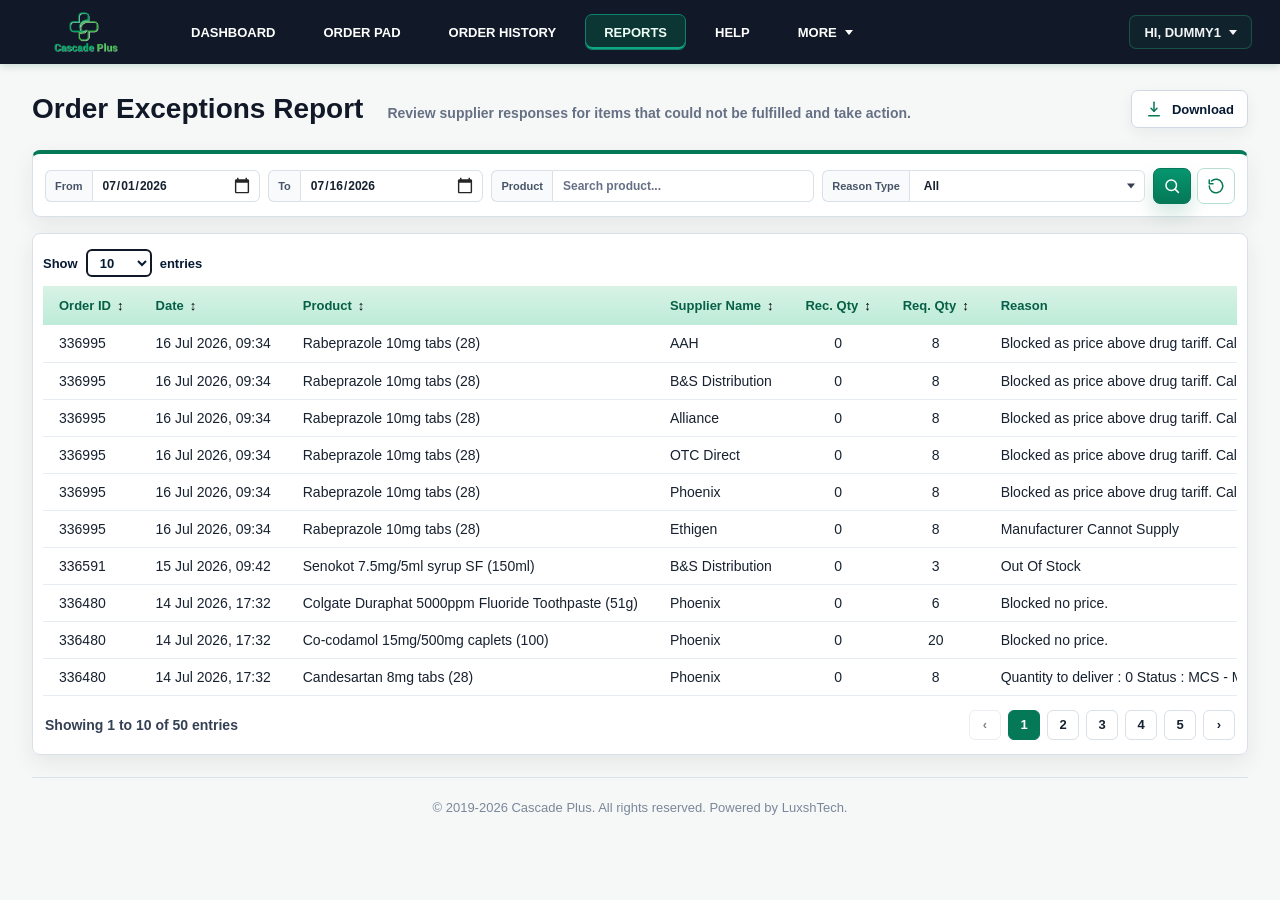
<file: oosreport.html>
<!doctype html>
<html lang="en">

<head>
  <meta charset="utf-8" />
  <meta name="viewport" content="width=device-width, initial-scale=1" />
  <title>CASCADE Out Of Stock Report</title>
  <style>
    :root {
      --green: #047857;
      --green-dark: #065f46;
      --green-soft: #ecfdf5;
      --ink: #17212f;
      --muted: #667085;
      --line: #d9e0e8;
      --app-bg: #f6f8f7;
      --shadow: 0 14px 34px rgba(23, 33, 47, 0.1);
      font-family: "Segoe UI", Arial, sans-serif;
    }

    * {
      box-sizing: border-box;
    }

    [hidden] {
      display: none !important;
    }

    body {
      margin: 0;
      min-width: 320px;
      color: var(--ink);
      background: var(--app-bg);
      background-attachment: fixed;
      background-size: cover;
  background-position: center bottom;
    }

    button,
    input,
    select {
      font: inherit;
    }

    button {
      cursor: pointer;
    }

    button:disabled {
      cursor: not-allowed;
      opacity: 0.55;
    }

    .app-shell {
      min-height: 100vh;
    }

    .topbar {
      min-height: 64px;
      display: grid;
      grid-template-columns: auto minmax(0, 1fr) auto;
      align-items: center;
      gap: 22px;
      padding: 0 24px;
      color: #fff;
      background: #111827;
      box-shadow: 0 2px 8px rgba(6, 95, 70, 0.2);
    }

    .brand {
      display: inline-flex;
      align-items: center;
    }

    .brand-logo {
      width: auto;
      height: 48px;
      max-width: 124px;
      object-fit: contain;
    }

    .main-nav {
      display: flex;
      align-items: flex-end;
      gap: 8px;
      align-self: stretch;
      overflow: visible;
    }

    .main-nav a,
    .main-nav button,
    .profile-button {
      min-height: 44px;
      border: 0;
      border-radius: 8px 8px 0 0;
      padding: 0 16px;
      display: inline-flex;
      align-items: center;
      justify-content: center;
      color: #fff;
      background: transparent;
      font-size: 13px;
      font-weight: 700;
      text-decoration: none;
      text-transform: uppercase;
      text-align: center;
      white-space: nowrap;
    }

    .main-nav a.active,
    .main-nav a:hover,
    .main-nav button.active,
    .main-nav button:hover,
    .nav-more.active>.more-toggle,
    .nav-more:hover>.more-toggle,
    .nav-more:focus-within>.more-toggle {
      color: var(--green);
      background: #fff;
    }

    .main-nav a.active,
    .main-nav button.active,
    .nav-more.active {
      position: relative;
      margin-top: 12px;
    }

    .nav-more {
      position: relative;
      display: inline-flex;
      align-items: flex-end;
    }

    .more-toggle {
      gap: 8px;
    }

    .more-toggle::after,
    .select-wrap::after {
      content: "";
      width: 0;
      height: 0;
      border-left: 4px solid transparent;
      border-right: 4px solid transparent;
      border-top: 5px solid currentColor;
    }

    .more-menu {
      position: absolute;
      top: calc(100% - 1px);
      left: 0;
      z-index: 30;
      min-width: 178px;
      display: none;
      flex-direction: column;
      gap: 4px;
      padding: 8px;
      border-radius: 0 0 8px 8px;
      background: #fff;
      box-shadow: 0 16px 34px rgba(15, 23, 42, 0.2);
    }

    .nav-more:hover .more-menu,
    .nav-more:focus-within .more-menu {
      display: flex;
    }

    .main-nav .more-menu a {
      min-height: 38px;
      border-radius: 6px;
      margin-top: 0;
      padding: 0 12px;
      color: var(--ink);
      background: transparent;
    }

    .main-nav .more-menu a:hover,
    .main-nav .more-menu a:focus-visible {
      color: #fff;
      background: var(--green);
    }

    .profile-button {
      min-height: 36px;
      gap: 8px;
      border-radius: 999px;
      border: 1px solid rgba(255, 255, 255, 0.16);
      color: #fff;
      background: rgba(255, 255, 255, 0.12);
    }

    .profile-button::after {
      content: "";
      width: 8px;
      height: 8px;
      border-right: 1.5px solid currentColor;
      border-bottom: 1.5px solid currentColor;
      transform: translateY(-2px) rotate(45deg);
    }

    .account-menu {
      position: relative;
      justify-self: end;
    }

    .account-dropdown {
      position: absolute;
      top: calc(100% + 8px);
      right: 0;
      z-index: 60;
      width: min(232px, calc(100vw - 24px));
      display: none;
      flex-direction: column;
      padding: 8px 0;
      border-radius: 8px;
      color: rgba(255, 255, 255, 0.9);
      background: #0f1726;
      box-shadow: 0 12px 24px rgba(15, 23, 42, 0.28);
    }

    .account-menu.is-open .account-dropdown {
      display: flex;
    }

    .account-dropdown::before {
      content: "";
      position: absolute;
      top: -9px;
      right: 18px;
      width: 18px;
      height: 18px;
      border-radius: 3px 0 0 0;
      background: #0f1726;
      transform: rotate(45deg);
    }

    .account-menu-item {
      min-height: 50px;
      display: flex;
      align-items: center;
      gap: 16px;
      border: 0;
      padding: 0 16px;
      color: rgba(255, 255, 255, 0.86);
      background: transparent;
      font-size: 12px;
      font-weight: 600;
      letter-spacing: 1.8px;
      text-align: left;
      text-transform: uppercase;
    }

    .account-menu-item svg,
    .icon {
      display: block;
      fill: none;
      stroke: currentColor;
      stroke-linecap: round;
      stroke-linejoin: round;
    }

    .account-menu-item svg {
      width: 22px;
      height: 22px;
      stroke-width: 1.6;
    }

    .account-menu-separator {
      height: 1px;
      margin: 8px 0;
      background: rgba(255, 255, 255, 0.08);
    }

    .workspace {
      width: min(100%, 1760px);
      margin: 0 auto;
      padding: 26px 32px 44px;
    }

    .heading-row {
      display: flex;
      align-items: center;
      justify-content: space-between;
      gap: 20px;
      margin-bottom: 22px;
    }

    .page-heading {
      display: flex;
      align-items: baseline;
      gap: 24px;
    }

    .page-heading h1 {
      margin: 0;
      color: #111827;
      font-size: 28px;
      font-weight: 600;
      line-height: 1.15;
    }

    .page-heading p {
      margin: 0;
      color: var(--muted);
      font-size: 14px;
      font-weight: 600;
    }

    .download-toggle {
      min-height: 38px;
      display: inline-flex;
      align-items: center;
      gap: 9px;
      border: 1px solid var(--line);
      border-radius: 7px;
      padding: 0 13px;
      color: var(--ink);
      background: #fff;
      font-size: 13px;
      font-weight: 700;
      box-shadow: 0 4px 12px rgba(23, 33, 47, 0.05);
    }

    .download-toggle .icon {
      color: var(--green);
    }

    .filter-panel,
    .table-panel {
      border: 1px solid var(--line);
      border-radius: 8px;
      background: #fff;
      box-shadow: var(--shadow);
    }

    .filter-panel {
      margin-bottom: 16px;
      padding: 14px 12px 12px;
    }

    .filter-grid {
      display: grid;
      grid-template-columns: minmax(170px, 0.8fr) minmax(170px, 0.8fr) minmax(260px, 1.2fr) minmax(260px, 1.2fr) auto;
      gap: 8px;
      align-items: center;
    }

    .field {
      min-width: 0;
      display: grid;
      grid-template-columns: max-content minmax(0, 1fr);
    }

    .field>span:first-child {
      min-height: 30px;
      display: inline-flex;
      align-items: center;
      border: 1px solid var(--line);
      border-right: 0;
      border-radius: 6px 0 0 6px;
      padding: 0 9px;
      color: #344054;
      background: #f8fafc;
      font-size: 11px;
      font-weight: 600;
      white-space: nowrap;
    }

    .control {
      min-height: 30px;
      border: 1px solid var(--line);
      border-radius: 0 6px 6px 0;
      display: grid;
      grid-template-columns: minmax(0, 1fr) auto;
      align-items: center;
      gap: 6px;
      padding: 0 8px;
      color: #344054;
      background: #fff;
      font-size: 12px;
      font-weight: 600;
    }

    .control input,
    .control select {
      width: 100%;
      min-width: 0;
      border: 0;
      outline: 0;
      color: var(--ink);
      background: transparent;
      font-weight: 600;
    }

    .control input::placeholder {
      color: #667085;
    }

    .select-wrap select {
      appearance: none;
      padding-left: 6px;
    }

    .select-wrap {
      position: relative;
      display: block;
    }

    .select-wrap select {
      display: block;
      grid-column: 1 / -1;
      min-height: 30px;
      padding-right: 20px;
    }

    .select-wrap::after {
      position: absolute;
      top: 50%;
      right: 9px;
      pointer-events: none;
      transform: translateY(-50%);
    }

    #reasonFilter:invalid {
      font-weight: 700;
    }

    .product-control {
      position: relative;
    }

    .product-suggestions {
      position: absolute;
      z-index: 20;
      top: calc(100% + 4px);
      right: 0;
      left: 0;
      max-height: 280px;
      overflow-y: auto;
      border: 1px solid var(--line);
      border-radius: 6px;
      box-shadow: 0 10px 24px rgba(23, 33, 47, 0.14);
      background: #fff;
    }

    .product-suggestion {
      display: block;
      width: 100%;
      border: 0;
      padding: 6px 10px;
      color: var(--ink);
      background: #fff;
      text-align: left;
      font: inherit;
      cursor: pointer;
    }

    .product-suggestion:hover,
    .product-suggestion:focus-visible {
      outline: 0;
      background: var(--green-soft);
    }

    .date-wrap {
      grid-template-columns: minmax(0, 1fr);
    }

    .date-wrap input[type="date"] {
      min-height: 28px;
      cursor: pointer;
      color-scheme: light;
    }

    .date-wrap input[type="date"]::-webkit-calendar-picker-indicator {
      width: 18px;
      height: 18px;
      margin-left: 6px;
      cursor: pointer;
      opacity: 0.85;
    }

    .icon {
      width: 18px;
      height: 18px;
      stroke-width: 2;
    }

    .filter-panel .control .icon {
      display: none;
    }

    .filter-actions {
      display: flex;
      justify-content: flex-end;
      gap: 6px;
    }

    .soft-button,
    .green-button {
      width: 34px;
      min-width: 34px;
      height: 30px;
      min-height: 30px;
      border-radius: 6px;
      display: inline-flex;
      align-items: center;
      justify-content: center;
      padding: 0;
      font-weight: 700;
    }

    .soft-button {
      border: 1px solid var(--line);
      color: var(--green-dark);
      background: var(--green-soft);
    }

    .green-button {
      border: 1px solid var(--green);
      color: #fff;
      background: linear-gradient(180deg, #06966f 0%, #047857 100%);
      box-shadow: 0 10px 20px rgba(4, 120, 87, 0.22);
    }

    .table-panel {
      padding: 8px 10px 10px;
      overflow: hidden;
    }

    .table-toolbar {
      min-height: 34px;
      display: flex;
      align-items: center;
      justify-content: space-between;
      gap: 10px;
      margin-bottom: 6px;
    }

    .entries-control {
      display: inline-flex;
      align-items: center;
      gap: 8px;
      color: #061a33;
      font-size: 13px;
      font-weight: 600;
    }

    .entries-control select {
      min-width: 66px;
      min-height: 28px;
      border: 2px solid #111827;
      border-radius: 6px;
      padding: 0 8px;
      color: #061a33;
      background: #fff;
      font-weight: 600;
    }

    .table-wrap {
      overflow-x: auto;
    }

    table {
      width: 100%;
      border-collapse: collapse;
      min-width: 1180px;
      font-size: 14px;
    }

    thead th {
      height: 38px;
      padding: 0 16px;
      color: var(--green-dark);
      background: linear-gradient(180deg, #d8f3e6 0%, #c3ead9 100%);
      font-size: 13px;
      font-weight: 700;
      text-align: left;
      white-space: nowrap;
    }

    tbody td {
      height: 36px;
      border-bottom: 1px solid #e7ecf2;
      padding: 0 16px;
      color: #17212f;
      font-weight: 500;
      white-space: nowrap;
    }

    tbody tr:hover {
      background: #f8fffc;
    }

    .table-panel table th:nth-child(5),
    .table-panel table td:nth-child(5),
    .table-panel table th:nth-child(6),
    .table-panel table td:nth-child(6) {
      text-align: center;
      font-variant-numeric: tabular-nums;
    }

    .sort {
      display: inline-flex;
      align-items: center;
      gap: 6px;
    }

    .sort::after {
      content: "\2195";
      color: #000;
      font-size: 13px;
    }

    .empty-block {
      min-height: 214px;
      border: 1px solid #e3e8ef;
      border-radius: 6px;
      display: grid;
      place-items: center;
      padding: 28px;
      text-align: center;
      background: #fff;
    }

    .empty-art {
      position: relative;
      width: 128px;
      height: 96px;
      margin: 0 auto 12px;
    }

    .empty-box {
      position: absolute;
      left: 24px;
      bottom: 12px;
      width: 76px;
      height: 48px;
      border-radius: 6px;
      background: linear-gradient(180deg, #c9ece3 0%, #dff3ee 100%);
      box-shadow: 0 16px 30px rgba(74, 139, 127, 0.16);
    }

    .empty-box::before {
      content: "";
      position: absolute;
      left: 10px;
      top: -28px;
      width: 64px;
      height: 34px;
      border-radius: 6px 6px 3px 3px;
      background: linear-gradient(180deg, #bfe6dc 0%, #acdcd1 100%);
      transform: skewX(-16deg);
    }

    .empty-box::after {
      content: "";
      position: absolute;
      left: 24px;
      top: -18px;
      width: 44px;
      height: 26px;
      border-radius: 0 0 5px 5px;
      background: rgba(108, 172, 158, 0.28);
    }

    .blocked-badge {
      position: absolute;
      top: 0;
      right: 8px;
      width: 54px;
      height: 54px;
      border-radius: 50%;
      display: grid;
      place-items: center;
      color: #ff6673;
      background: #fff;
      box-shadow: 0 12px 26px rgba(17, 24, 39, 0.14);
    }

    .blocked-badge svg {
      width: 28px;
      height: 28px;
      fill: none;
      stroke: currentColor;
      stroke-linecap: round;
      stroke-linejoin: round;
      stroke-width: 2.4;
    }

    .empty-block h2 {
      margin: 0 0 10px;
      color: #1f2a44;
      font-size: 18px;
      font-weight: 700;
    }

    .empty-block p {
      margin: 0;
      color: var(--muted);
      font-size: 14px;
      font-weight: 600;
    }

    .table-footer {
      min-height: 48px;
      display: flex;
      align-items: center;
      justify-content: space-between;
      gap: 18px;
      padding: 10px 2px 0;
      color: #344054;
      font-size: 14px;
      font-weight: 600;
    }

    .pagination {
      display: flex;
      align-items: center;
      gap: 7px;
    }

    .page-button {
      min-width: 32px;
      min-height: 30px;
      border: 1px solid var(--line);
      border-radius: 6px;
      color: #17212f;
      background: #fff;
      font-size: 13px;
      font-weight: 800;
    }

    .page-button.active {
      border-color: var(--green);
      color: #fff;
      background: var(--green);
    }

    .site-footer {
      margin-top: 22px;
      border-top: 1px solid rgba(217, 224, 232, 0.9);
      padding: 22px 0 2px;
      color: #7a879a;
      font-size: 13px;
      text-align: center;
    }

    @media (max-width: 1200px) {
      .filter-grid {
        grid-template-columns: repeat(2, minmax(190px, 1fr));
      }
    }

    @media (max-width: 760px) {
      .topbar {
        grid-template-columns: 1fr;
        padding: 12px 16px 0;
      }

      .main-nav {
        overflow-x: auto;
      }

      .workspace {
        padding: 22px 16px 34px;
      }

      .heading-row,
      .page-heading {
        align-items: flex-start;
        flex-direction: column;
        gap: 8px;
      }

      .filter-grid {
        grid-template-columns: 1fr;
      }

      .filter-actions,
      .table-toolbar,
      .table-footer {
        align-items: stretch;
        flex-direction: column;
      }

      .filter-actions {
        justify-content: flex-start;
      }
    }
  
    /* Unified report styling: aligned with Order Report */
    .workspace {
      width: min(100%, 1760px);
      margin: 0 auto;
      padding: 26px 32px 44px;
    }

    .heading-row {
      display: flex;
      align-items: center;
      justify-content: space-between;
      gap: 20px;
      margin-bottom: 22px;
    }

    .page-heading {
      display: flex;
      align-items: baseline;
      gap: 24px;
    }

    .page-heading h1 {
      margin: 0;
      color: #111827;
      font-size: 28px;
      font-weight: 600;
      line-height: 1.15;
    }

    .page-heading p {
      margin: 0;
      color: var(--muted);
      font-size: 14px;
      font-weight: 600;
    }

    .download-toggle {
      min-height: 38px;
      display: inline-flex;
      align-items: center;
      gap: 9px;
      border: 1px solid var(--line);
      border-radius: 7px;
      padding: 0 13px;
      color: var(--ink);
      background: #fff;
      font-size: 13px;
      font-weight: 700;
      box-shadow: 0 4px 12px rgba(23, 33, 47, 0.05);
    }

    .download-toggle .icon,
    .filter-panel .icon,
    .green-button .icon,
    .soft-button .icon {
      width: 18px;
      height: 18px;
      stroke-width: 2;
    }

    .download-toggle .icon {
      color: var(--green);
    }

    .filter-panel,
    .table-panel,
    .savings-filter-bar,
    .savings-kpi-card,
    .savings-chart-card,
    .savings-methodology-box {
      border: 1px solid var(--line);
      border-radius: 8px;
      background: #fff;
      box-shadow: var(--shadow);
    }

    .filter-panel,
    .savings-filter-bar {
      margin-bottom: 16px;
      padding: 14px 12px 12px;
    }

    .filter-grid,
    .savings-filter-bar {
      gap: 8px;
      align-items: center;
    }

    .field {
      min-width: 0;
      display: grid;
      grid-template-columns: max-content minmax(0, 1fr);
      gap: 0;
    }

    .field > span:first-child,
    .field-label {
      min-height: 30px;
      display: inline-flex;
      align-items: center;
      border: 1px solid var(--line);
      border-right: 0;
      border-radius: 6px 0 0 6px;
      padding: 0 9px;
      color: #344054;
      background: #f8fafc;
      font-size: 11px;
      font-weight: 600;
      white-space: nowrap;
    }

    .control {
      min-height: 30px;
      border: 1px solid var(--line);
      border-radius: 0 6px 6px 0;
      display: grid;
      grid-template-columns: auto minmax(0, 1fr) auto;
      align-items: center;
      gap: 6px;
      padding: 0 8px;
      color: #344054;
      background: #fff;
      box-shadow: none;
      font-size: 12px;
      font-weight: 600;
    }

    .control input,
    .control select {
      width: 100%;
      min-width: 0;
      min-height: 28px;
      border: 0;
      outline: 0;
      color: var(--ink);
      background: transparent;
      font-weight: 600;
    }

    .select-wrap {
      grid-template-columns: minmax(0, 1fr) auto;
    }

    .select-wrap select {
      appearance: none;
    }

    .date-wrap {
      grid-template-columns: minmax(0, 1fr);
      padding-right: 6px;
    }

    .date-wrap input[type="date"] {
      color-scheme: light;
      cursor: pointer;
    }

    .date-wrap input[type="date"]::-webkit-calendar-picker-indicator {
      width: 18px;
      height: 18px;
      margin-left: 6px;
      cursor: pointer;
      opacity: 0.85;
    }

    .filter-actions {
      display: flex;
      justify-content: flex-end;
      gap: 6px;
    }

    .soft-button,
    .green-button,
    .icon-button,
    .icon-filter-button {
      width: 34px;
      min-width: 34px;
      height: 30px;
      min-height: 30px;
      border-radius: 6px;
      display: inline-flex;
      align-items: center;
      justify-content: center;
      padding: 0;
      font-weight: 700;
    }

    .soft-button,
    .icon-button,
    .secondary-button.icon-filter-button {
      border: 1px solid var(--line);
      color: var(--green-dark);
      background: var(--green-soft);
    }

    .green-button,
    .primary-button.icon-filter-button {
      border: 1px solid var(--green);
      color: #fff;
      background: linear-gradient(180deg, #06966f 0%, #047857 100%);
      box-shadow: 0 10px 20px rgba(4, 120, 87, 0.22);
    }

    .table-panel {
      padding: 8px 10px 10px;
      overflow: hidden;
    }

    .table-toolbar {
      min-height: 34px;
      display: flex;
      align-items: center;
      justify-content: space-between;
      gap: 10px;
      margin-bottom: 6px;
    }

    .entries-control,
    .entries-row label {
      display: inline-flex;
      align-items: center;
      gap: 8px;
      color: #061a33;
      font-size: 13px;
      font-weight: 600;
    }

    .entries-control select,
    .entries-row select {
      min-width: 66px;
      min-height: 28px;
      border: 2px solid #111827;
      border-radius: 6px;
      padding: 0 8px;
      color: #061a33;
      background: #fff;
      font-weight: 600;
    }

    table {
      width: 100%;
      border-collapse: collapse;
      font-size: 14px;
    }

    thead th,
    .savings-details-table th {
      height: 38px;
      padding: 0 16px;
      color: var(--green-dark);
      background: linear-gradient(180deg, #d8f3e6 0%, #c3ead9 100%);
      font-size: 13px;
      font-weight: 700;
      text-align: left;
      white-space: nowrap;
    }

    tbody td,
    .savings-details-table td {
      height: 36px;
      border-bottom: 1px solid #e7ecf2;
      padding: 0 16px;
      color: #17212f;
      background: #fff;
      font-size: 14px;
      font-weight: 500;
      white-space: nowrap;
      vertical-align: middle;
    }

    tbody tr:nth-child(odd) td {
      background: #fff;
    }

    tbody tr:hover td,
    tbody tr:hover,
    .savings-details-table tbody tr:hover td {
      background: #f8fffc;
    }

    .num,
    td.num,
    th.num,
    .numeric {
      text-align: right !important;
      font-variant-numeric: tabular-nums;
    }

    .table-footer {
      min-height: 48px;
      display: flex;
      align-items: center;
      justify-content: space-between;
      gap: 18px;
      padding: 10px 2px 0;
      color: #344054;
      font-size: 14px;
      font-weight: 600;
    }

    .pagination {
      display: flex;
      align-items: center;
      justify-content: flex-end;
      gap: 7px;
    }

    .pagination button,
    .page-button {
      min-width: 32px;
      min-height: 30px;
      border: 1px solid var(--line);
      border-radius: 6px;
      color: #17212f;
      background: #fff;
      font-size: 13px;
      font-weight: 800;
    }

    .pagination button.active,
    .page-button.active {
      border-color: var(--green);
      color: #fff;
      background: var(--green);
      box-shadow: none;
    }

    .pagination button:not(:disabled):hover,
    .page-button:not(:disabled):hover {
      color: #fff;
      background: var(--green);
    }

    @media (max-width: 760px) {
      .workspace {
        padding: 22px 16px 34px;
      }

      .heading-row,
      .page-heading,
      .table-footer {
        align-items: flex-start;
        flex-direction: column;
        gap: 8px;
      }

      .filter-grid,
      .savings-filter-bar {
        grid-template-columns: 1fr !important;
      }
    }

    /* Report consistency refinements */
    .download-toggle {
      min-height: 38px;
      border: 1px solid #cfd8e3;
      border-radius: 7px;
      color: #061a33;
      background: #fff;
      box-shadow: 0 6px 16px rgba(23, 33, 47, 0.06);
    }

    .download-toggle:hover,
    .download-toggle:focus-visible {
      border-color: #10b981;
      color: var(--green);
      outline: 0;
    }

    .filter-panel {
      border-top: 4px solid var(--green);
      background: rgba(255, 255, 255, 0.96);
      box-shadow: 0 8px 22px rgba(23, 33, 47, 0.08);
    }

    .field>span:first-child,
    .field-label {
      color: #475467;
      background: #f8fafc;
      font-weight: 700;
    }

    .control {
      min-height: 32px;
    }

    .green-button {
      width: 38px;
      min-width: 38px;
      height: 36px;
      min-height: 36px;
      border-radius: 7px;
      background: linear-gradient(180deg, #06966f 0%, #047857 100%);
      box-shadow: 0 10px 20px rgba(4, 120, 87, 0.18);
    }

    .soft-button,
    .icon-button {
      width: 38px;
      min-width: 38px;
      height: 36px;
      min-height: 36px;
      border: 1px solid #b7dfd3;
      border-radius: 7px;
      color: var(--green);
      background: #fff;
    }

    .table-panel {
      padding: 12px 10px 10px;
      background: rgba(255, 255, 255, 0.97);
      box-shadow: 0 8px 22px rgba(23, 33, 47, 0.08);
    }

    thead th {
      height: 39px;
      background: linear-gradient(180deg, #d8f3e6 0%, #bdebd8 100%);
    }

    tbody td {
      height: 37px;
    }

    tbody tr:hover td,
    tbody tr:hover {
      background: #f6fffb;
    }

    .pagination button,
    .page-button {
      border-color: #d9e0e8;
      background: #fff;
    }
    </style>
  <link rel="stylesheet" href="navigation.css" />
</head>

<body>
  <div class="app-shell">
    <header class="topbar">
      <a class="brand" href="index.html" aria-label="CASCADE home">
        <img class="brand-logo" src="logo.png" alt="CASCADE Plus" />
      </a>
      <nav class="main-nav" aria-label="Primary">
        <a href="Dashboard.html">Dashboard</a>
        <a href="index.html">Order Pad</a>
        <a href="history.html">Order History</a>
        <a class="active" href="report.html" aria-current="page">Reports</a>
        <a href="help.html">Help</a>
        <div class="nav-more">
          <button class="more-toggle" type="button" aria-haspopup="true" aria-expanded="false">More</button>
          <div class="more-menu" role="menu">
            <a href="pending.html" role="menuitem">Pending Order</a>
            <a href="outofstock.html" role="menuitem">Out Of Stock</a>
          </div>
        </div>
      </nav>
      <div class="account-menu">
        <button class="profile-button" type="button" aria-haspopup="true" aria-expanded="false">HI, DUMMY1</button>
        <div class="account-dropdown" role="menu">
          <button class="account-menu-item" type="button" role="menuitem">
            <svg viewBox="0 0 24 24" aria-hidden="true">
              <path d="M3 11.5 12 4l9 7.5"></path>
              <path d="M5.5 10.5V20h13v-9.5"></path>
              <path d="M9.5 17h5"></path>
              <path d="M9 14h2"></path>
              <path d="M13 14h2"></path>
            </svg>
            Reset Password
          </button>
          <span class="account-menu-separator" aria-hidden="true"></span>
          <button class="account-menu-item" type="button" role="menuitem">
            <svg viewBox="0 0 24 24" aria-hidden="true">
              <circle cx="7.5" cy="16.5" r="3"></circle>
              <path d="m10 14 7.5-7.5"></path>
              <path d="m15.5 8.5 2 2"></path>
              <path d="m18 6 2 2"></path>
            </svg>
            Log Out
          </button>
        </div>
      </div>
    </header>

    <main class="workspace">
      <div class="heading-row">
        <section class="page-heading" aria-labelledby="reportTitle">
          <h1 id="reportTitle">Order Exceptions Report</h1>
          <p>Review supplier responses for items that could not be fulfilled and take action.</p>
        </section>
        <button class="download-toggle" id="downloadCsv" type="button" aria-label="Download CSV">
          <svg class="icon" viewBox="0 0 24 24" aria-hidden="true">
            <path d="M12 3v12"></path>
            <path d="m8 11 4 4 4-4"></path>
            <path d="M5 21h14"></path>
          </svg>
          Download
        </button>
      </div>

      <section class="filter-panel" aria-label="Out of stock filters">
        <div class="filter-grid">
          <label class="field">
            <span>From</span>
            <span class="control date-wrap">
              <input id="fromDate" type="date" value="2026-07-01" aria-label="From date" lang="en-GB" />
            </span>
          </label>

          <label class="field">
            <span>To</span>
            <span class="control date-wrap">
              <input id="toDate" type="date" value="2026-07-16" aria-label="To date" lang="en-GB" />
            </span>
          </label>

          <label class="field">
            <span>Product</span>
            <span class="control product-control">
              <input id="productFilter" type="text" placeholder="Search product..." aria-label="Product" autocomplete="off" aria-autocomplete="list" aria-controls="productSuggestions" aria-expanded="false" />
              <span class="product-suggestions" id="productSuggestions" role="listbox" hidden></span>
            </span>
          </label>

          <label class="field">
            <span>Reason Type</span>
            <span class="control select-wrap">
              <select id="reasonFilter" aria-label="Reason Type" required>
                <option value="all" selected>All</option>
                <option value="manufacturer">Manufacturer Cannot Supply</option>
                <option value="blocked">Blocked By System</option>
              </select>
            </span>
          </label>

          <div class="filter-actions">
            <button class="green-button" id="searchFilters" type="button" aria-label="Search report" title="Search">
              <svg class="icon" viewBox="0 0 24 24" aria-hidden="true">
                <circle cx="11" cy="11" r="7"></circle>
                <path d="m16.5 16.5 4 4"></path>
              </svg>
            </button>
            <button class="soft-button" id="resetFilters" type="button" aria-label="Reset filters" title="Reset filters">
              <svg class="icon" viewBox="0 0 24 24" aria-hidden="true">
                <path d="M3 12a9 9 0 1 0 3-6.7"></path>
                <path d="M3 4v5h5"></path>
              </svg>
            </button>
          </div>
        </div>
      </section>

      <section class="table-panel" aria-label="Out of stock report table">
        <div class="table-toolbar">
          <label class="entries-control">
            Show
            <select id="entriesPerPage" aria-label="Entries per page">
              <option>10</option>
              <option>25</option>
              <option>50</option>
              <option>100</option>
            </select>
            entries
          </label>
        </div>

        <div class="table-wrap" id="tableWrap">
          <table>
            <thead>
              <tr>
                <th><span class="sort">Order ID</span></th>
                <th><span class="sort">Date</span></th>
                <th><span class="sort">Product</span></th>
                <th><span class="sort">Supplier Name</span></th>
                <th><span class="sort">Rec. Qty</span></th>
                <th><span class="sort">Req. Qty</span></th>
                <th>Reason</th>
              </tr>
            </thead>
            <tbody id="outOfStockRows"></tbody>
          </table>
        </div>

        <div class="empty-block" id="emptyState" hidden>
          <div>
            <div class="empty-art" aria-hidden="true">
              <span class="empty-box"></span>
              <span class="blocked-badge">
                <svg viewBox="0 0 24 24">
                  <circle cx="12" cy="12" r="8"></circle>
                  <path d="M7.5 7.5 16.5 16.5"></path>
                </svg>
              </span>
            </div>
            <h2>No out of stock lines found</h2>
            <p>Try adjusting your filters or search criteria.</p>
          </div>
        </div>

        <div class="table-footer">
          <span id="entriesSummary">Showing 0 to 0 of 0 entries</span>
          <nav class="pagination" id="pagination" aria-label="Pagination"></nav>
        </div>
      </section>
      <footer class="site-footer">&copy; 2019-2026 Cascade Plus. All rights reserved. Powered by LuxshTech.</footer>
    </main>
  </div>

  <script src="account-menu.js"></script>
  <script>
    const outOfStockLines = [
      { orderId: "336995", date: "2026-07-16T09:34:01", product: "Rabeprazole 10mg tabs (28)", supplierName: "AAH", recQty: 0, reqQty: 8, category: "Generic", supplierComment: "Blocked as price above drug tariff. Call supplier." },
      { orderId: "336995", date: "2026-07-16T09:34:01", product: "Rabeprazole 10mg tabs (28)", supplierName: "B&S Distribution", recQty: 0, reqQty: 8, category: "Generic", supplierComment: "Blocked as price above drug tariff. Call supplier." },
      { orderId: "336995", date: "2026-07-16T09:34:01", product: "Rabeprazole 10mg tabs (28)", supplierName: "Alliance", recQty: 0, reqQty: 8, category: "Generic", supplierComment: "Blocked as price above drug tariff. Call supplier." },
      { orderId: "336995", date: "2026-07-16T09:34:01", product: "Rabeprazole 10mg tabs (28)", supplierName: "OTC Direct", recQty: 0, reqQty: 8, category: "Generic", supplierComment: "Blocked as price above drug tariff. Call supplier." },
      { orderId: "336995", date: "2026-07-16T09:34:01", product: "Rabeprazole 10mg tabs (28)", supplierName: "Phoenix", recQty: 0, reqQty: 8, category: "Generic", supplierComment: "Blocked as price above drug tariff. Call supplier." },
      { orderId: "336995", date: "2026-07-16T09:34:01", product: "Rabeprazole 10mg tabs (28)", supplierName: "Ethigen", recQty: 0, reqQty: 8, category: "Generic", supplierComment: "Manufacturer Cannot Supply" },
      { orderId: "336591", date: "2026-07-15T09:42:11", product: "Senokot 7.5mg/5ml syrup SF (150ml)", supplierName: "B&S Distribution", recQty: 0, reqQty: 3, category: "Generic", supplierComment: "Out Of Stock" },
      { orderId: "336480", date: "2026-07-14T17:32:25", product: "Colgate Duraphat 5000ppm Fluoride Toothpaste (51g)", supplierName: "Phoenix", recQty: 0, reqQty: 6, category: "Generic", supplierComment: "Blocked no price." },
      { orderId: "336480", date: "2026-07-14T17:32:25", product: "Co-codamol 15mg/500mg caplets (100)", supplierName: "Phoenix", recQty: 0, reqQty: 20, category: "Generic", supplierComment: "Blocked no price." },
      { orderId: "336480", date: "2026-07-14T17:32:25", product: "Candesartan 8mg tabs (28)", supplierName: "Phoenix", recQty: 0, reqQty: 8, category: "Generic", supplierComment: "Quantity to deliver : 0 Status : MCS - Manufacturer Unable To Supply" },
      { orderId: "336480", date: "2026-07-14T17:32:25", product: "Candesartan 8mg tabs (28)", supplierName: "AAH", recQty: 0, reqQty: 8, category: "Generic", supplierComment: "Blocked as price above drug tariff. Call supplier." },
      { orderId: "336480", date: "2026-07-14T17:32:25", product: "Candesartan 8mg tabs (28)", supplierName: "B&S Distribution", recQty: 0, reqQty: 8, category: "Generic", supplierComment: "Out Of Stock" },
      { orderId: "336480", date: "2026-07-14T17:32:25", product: "Candesartan 8mg tabs (28)", supplierName: "Alliance", recQty: 0, reqQty: 8, category: "Generic", supplierComment: "Blocked as price above drug tariff. Call supplier." },
      { orderId: "336480", date: "2026-07-14T17:32:25", product: "Candesartan 8mg tabs (28)", supplierName: "OTC Direct", recQty: 0, reqQty: 8, category: "Generic", supplierComment: "Blocked as price above drug tariff. Call supplier." },
      { orderId: "336480", date: "2026-07-14T17:32:25", product: "Clobetasol 0.05% oint (30g)", supplierName: "Phoenix", recQty: 0, reqQty: 6, category: "Generic", supplierComment: "Quantity to deliver : 0 Status : MCS - Manufacturer Unable To Supply" },
      { orderId: "336439", date: "2026-07-14T16:36:15", product: "Nystan 100,000iu/1ml oral susp (30ml)", supplierName: "Alliance", recQty: 0, reqQty: 6, category: "Generic", supplierComment: "Unavailable" },
      { orderId: "336275", date: "2026-07-14T11:54:50", product: "Ramipril 5mg caps (28)", supplierName: "Alliance", recQty: 0, reqQty: 20, category: "Generic", supplierComment: "Manufacturer cannot supply" },
      { orderId: "336275", date: "2026-07-14T11:54:50", product: "Ramipril 5mg caps (28)", supplierName: "AAH", recQty: 0, reqQty: 20, category: "Generic", supplierComment: "SDF" },
      { orderId: "336275", date: "2026-07-14T11:54:50", product: "Ramipril 5mg caps (28)", supplierName: "Phoenix", recQty: 0, reqQty: 20, category: "Generic", supplierComment: "Quantity to deliver : 0 Status : MCS - Manufacturer Unable To Supply" },
      { orderId: "336275", date: "2026-07-14T11:54:50", product: "Ramipril 5mg caps (28)", supplierName: "B&S Distribution", recQty: 0, reqQty: 20, category: "Generic", supplierComment: "Blocked as price above drug tariff. Call supplier." },
      { orderId: "336275", date: "2026-07-14T11:54:50", product: "Atorvastatin 40mg tabs (28)", supplierName: "OTC Direct", recQty: 0, reqQty: 30, category: "Generic", supplierComment: "Blocked no price." },
      { orderId: "336275", date: "2026-07-14T11:54:50", product: "Ramipril 5mg caps (28)", supplierName: "OTC Direct", recQty: 0, reqQty: 20, category: "Generic", supplierComment: "Please Re-Order" },
      { orderId: "336275", date: "2026-07-14T11:54:50", product: "Ramipril 5mg caps (28)", supplierName: "Ethigen", recQty: 0, reqQty: 20, category: "Generic", supplierComment: "Blocked as price above drug tariff. Call supplier." },
      { orderId: "336264", date: "2026-07-14T11:46:19", product: "Propranolol 80mg tabs (28)", supplierName: "OTC Direct", recQty: 0, reqQty: 12, category: "Generic", supplierComment: "Blocked no price." },
      { orderId: "336264", date: "2026-07-14T11:46:19", product: "Aluminium chloride 20% soln (60ml)", supplierName: "OTC Direct", recQty: 0, reqQty: 2, category: "Generic", supplierComment: "Blocked no price." },
      { orderId: "336264", date: "2026-07-14T11:46:19", product: "Cyanocobalamin 1mg tabs (50)", supplierName: "OTC Direct", recQty: 0, reqQty: 10, category: "Generic", supplierComment: "Blocked no price." },
      { orderId: "336195", date: "2026-07-14T09:51:21", product: "Ramipril 2.5mg caps (28)", supplierName: "Alliance", recQty: 0, reqQty: 20, category: "Generic", supplierComment: "Manufacturer cannot supply" },
      { orderId: "336195", date: "2026-07-14T09:51:21", product: "Ramipril 2.5mg caps (28)", supplierName: "Ethigen", recQty: 0, reqQty: 20, category: "Generic", supplierComment: "Blocked as price above drug tariff. Call supplier." },
      { orderId: "336195", date: "2026-07-14T09:51:21", product: "Chemydur 60 XL 60mg tabs (28)", supplierName: "Alliance", recQty: 0, reqQty: 6, category: "Generic", supplierComment: "Manufacturer cannot supply" },
      { orderId: "336195", date: "2026-07-14T09:51:21", product: "Chemydur 60 XL 60mg tabs (28)", supplierName: "B&S Distribution", recQty: 0, reqQty: 6, category: "Generic", supplierComment: "Out Of Stock" },
      { orderId: "336195", date: "2026-07-14T09:51:21", product: "Adcal-D3 750mg/200iu caplets (112)", supplierName: "B&S Distribution", recQty: 0, reqQty: 10, category: "Generic", supplierComment: "Out Of Stock" },
      { orderId: "336195", date: "2026-07-14T09:51:21", product: "Adcal-D3 750mg/200iu caplets (112)", supplierName: "Ethigen", recQty: 0, reqQty: 10, category: "Generic", supplierComment: "Manufacturer Cannot Supply" },
      { orderId: "336195", date: "2026-07-14T09:51:21", product: "Adcal-D3 750mg/200iu caplets (112)", supplierName: "Phoenix", recQty: 0, reqQty: 10, category: "Generic", supplierComment: "Quantity to deliver : 0 Status : MCS - Manufacturer Unable To Supply" },
      { orderId: "336195", date: "2026-07-14T09:51:21", product: "Adcal-D3 750mg/200iu caplets (112)", supplierName: "AAH", recQty: 0, reqQty: 10, category: "Generic", supplierComment: "SDF" },
      { orderId: "336195", date: "2026-07-14T09:51:21", product: "Adcal-D3 750mg/200iu caplets (112)", supplierName: "Alliance", recQty: 0, reqQty: 10, category: "Generic", supplierComment: "Manufacturer cannot supply" },
      { orderId: "336195", date: "2026-07-14T09:51:21", product: "Ramipril 2.5mg caps (28)", supplierName: "OTC Direct", recQty: 0, reqQty: 20, category: "Generic", supplierComment: "Please Re-Order" },
      { orderId: "336195", date: "2026-07-14T09:51:21", product: "Ramipril 2.5mg caps (28)", supplierName: "B&S Distribution", recQty: 0, reqQty: 20, category: "Generic", supplierComment: "Blocked as price above drug tariff. Call supplier." },
      { orderId: "336195", date: "2026-07-14T09:51:21", product: "Ramipril 2.5mg caps (28)", supplierName: "AAH", recQty: 0, reqQty: 20, category: "Generic", supplierComment: "SDF" },
      { orderId: "336195", date: "2026-07-14T09:51:21", product: "Ramipril 2.5mg caps (28)", supplierName: "Phoenix", recQty: 0, reqQty: 20, category: "Generic", supplierComment: "Quantity to deliver : 0 Status : MCS - Manufacturer Unable To Supply" },
      { orderId: "335946", date: "2026-07-13T13:11:01", product: "Sharpsguard disposal unit yellow 5 Litre", supplierName: "OTC Direct", recQty: 0, reqQty: 1, category: "Generic", supplierComment: "Blocked as price above drug tariff. Call supplier." },
      { orderId: "335946", date: "2026-07-13T13:11:01", product: "Sharpsguard disposal unit yellow 5 Litre", supplierName: "Alliance", recQty: 0, reqQty: 1, category: "Generic", supplierComment: "Blocked as price above drug tariff. Call supplier." },
      { orderId: "335587", date: "2026-07-10T17:43:42", product: "Co-codamol 30mg/500mg caplets (100)", supplierName: "OTC Direct", recQty: 0, reqQty: 10, category: "Generic", supplierComment: "Blocked as price above drug tariff. Call supplier." },
      { orderId: "335587", date: "2026-07-10T17:43:42", product: "Co-codamol 30mg/500mg caplets (100)", supplierName: "B&S Distribution", recQty: 0, reqQty: 10, category: "Generic", supplierComment: "Blocked as price above drug tariff. Call supplier." },
      { orderId: "335587", date: "2026-07-10T17:43:42", product: "Co-codamol 30mg/500mg caplets (100)", supplierName: "Phoenix", recQty: 0, reqQty: 10, category: "Generic", supplierComment: "Blocked as price above drug tariff. Call supplier." },
      { orderId: "335587", date: "2026-07-10T17:43:42", product: "Ramipril 10mg tabs (28)", supplierName: "Alliance", recQty: 0, reqQty: 6, category: "Generic", supplierComment: "Unavailable" },
      { orderId: "335587", date: "2026-07-10T17:43:42", product: "Ramipril 10mg tabs (28)", supplierName: "OTC Direct", recQty: 0, reqQty: 6, category: "Generic", supplierComment: "Blocked as price above drug tariff. Call supplier." },
      { orderId: "335587", date: "2026-07-10T17:43:42", product: "Ramipril 10mg tabs (28)", supplierName: "AAH", recQty: 0, reqQty: 6, category: "Generic", supplierComment: "SDF" },
      { orderId: "335587", date: "2026-07-10T17:43:42", product: "Ramipril 10mg tabs (28)", supplierName: "B&S Distribution", recQty: 0, reqQty: 6, category: "Generic", supplierComment: "Blocked as price above drug tariff. Call supplier." },
      { orderId: "335587", date: "2026-07-10T17:43:42", product: "Co-codamol 30mg/500mg caplets (100)", supplierName: "Ethigen", recQty: 0, reqQty: 10, category: "Generic", supplierComment: "Blocked as price above drug tariff. Call supplier." },
      { orderId: "335587", date: "2026-07-10T17:43:42", product: "Ramipril 10mg tabs (28)", supplierName: "Ethigen", recQty: 0, reqQty: 6, category: "Generic", supplierComment: "Manufacturer Cannot Supply" }
    ];

    const state = {
      filteredRows: [...outOfStockLines],
      page: 1,
      perPage: 10
    };

    const els = {
      fromDate: document.querySelector("#fromDate"),
      toDate: document.querySelector("#toDate"),
      product: document.querySelector("#productFilter"),
      reason: document.querySelector("#reasonFilter"),
      productSuggestions: document.querySelector("#productSuggestions"),
      rows: document.querySelector("#outOfStockRows"),
      entries: document.querySelector("#entriesPerPage"),
      tableWrap: document.querySelector("#tableWrap"),
      emptyState: document.querySelector("#emptyState"),
      summary: document.querySelector("#entriesSummary"),
      pagination: document.querySelector("#pagination")
    };

    function openDatePicker(input) {
      if (typeof input.showPicker !== "function") return;
      try {
        input.showPicker();
      } catch (error) {
        input.focus();
      }
    }

    function formatDate(value) {
      return new Intl.DateTimeFormat("en-GB", {
        day: "2-digit",
        month: "short",
        year: "numeric",
        hour: "2-digit",
        minute: "2-digit",
        hour12: false
      }).format(new Date(value));
    }

    function matchesReasonType(line, reasonType) {
      const reason = line.supplierComment.trim().toLowerCase();

      if (reasonType === "blocked") {
        return reason === "blocked as price above drug tariff. call supplier." || reason === "blocked no price.";
      }

      if (reasonType === "manufacturer") {
        return !matchesReasonType(line, "blocked");
      }

      return true;
    }

    function hideProductSuggestions() {
      els.productSuggestions.replaceChildren();
      els.productSuggestions.hidden = true;
      els.product.setAttribute("aria-expanded", "false");
    }

    function showProductSuggestions(query) {
      const searchTerm = query.trim().toLowerCase();
      if (!searchTerm) {
        hideProductSuggestions();
        return;
      }

      const matches = Array.from(new Set(outOfStockLines.map((line) => line.product)))
        .filter((product) => product.toLowerCase().includes(searchTerm))
        .sort((left, right) => left.localeCompare(right, "en", { sensitivity: "base" }));

      if (!matches.length) {
        hideProductSuggestions();
        return;
      }

      const fragment = document.createDocumentFragment();
      matches.forEach((product) => {
        const option = document.createElement("button");
        option.className = "product-suggestion";
        option.type = "button";
        option.dataset.product = product;
        option.setAttribute("role", "option");
        option.textContent = product;
        fragment.appendChild(option);
      });
      els.productSuggestions.replaceChildren(fragment);
      els.productSuggestions.hidden = false;
      els.product.setAttribute("aria-expanded", "true");
    }

    function applyFilters() {
      const from = els.fromDate.value ? new Date(`${els.fromDate.value}T00:00:00`) : null;
      const to = els.toDate.value ? new Date(`${els.toDate.value}T23:59:59`) : null;
      const product = els.product.value.trim().toLowerCase();
      const reasonType = els.reason.value;

      state.filteredRows = outOfStockLines.filter((line) => {
        const date = new Date(line.date);
        const matchesFrom = !from || date >= from;
        const matchesTo = !to || date <= to;
        const matchesProduct = !product || line.product.toLowerCase().includes(product);
        const matchesReason = matchesReasonType(line, reasonType);
        return matchesFrom && matchesTo && matchesProduct && matchesReason;
      });

      state.page = 1;
      renderTable();
    }

    function resetFilters() {
      els.fromDate.value = "2026-07-01";
      els.toDate.value = "2026-07-16";
      els.product.value = "";
      els.reason.value = "all";
      hideProductSuggestions();
      applyFilters();
    }

    function renderTable() {
      const total = state.filteredRows.length;
      const pages = Math.max(1, Math.ceil(total / state.perPage));
      state.page = Math.min(state.page, pages);

      const startIndex = (state.page - 1) * state.perPage;
      const visibleRows = state.filteredRows.slice(startIndex, startIndex + state.perPage);
      const start = total ? startIndex + 1 : 0;
      const end = total ? startIndex + visibleRows.length : 0;

      els.rows.innerHTML = visibleRows.map((line) => `
        <tr>
          <td>${line.orderId}</td>
          <td>${formatDate(line.date)}</td>
          <td>${line.product}</td>
          <td>${line.supplierName}</td>
          <td>${line.recQty}</td>
          <td>${line.reqQty}</td>
          <td>${line.supplierComment}</td>
        </tr>
      `).join("");

      els.tableWrap.hidden = total === 0;
      els.emptyState.hidden = total > 0;
      els.summary.textContent = `Showing ${start} to ${end} of ${total.toLocaleString("en-GB")} entries`;
      renderPagination(pages);
    }

    function renderPagination(pages) {
      const buttons = [
        `<button class="page-button" type="button" data-page="${state.page - 1}" aria-label="Previous" ${state.page === 1 ? "disabled" : ""}>&lsaquo;</button>`
      ];

      for (let page = 1; page <= pages; page += 1) {
        buttons.push(`<button class="page-button ${page === state.page ? "active" : ""}" type="button" data-page="${page}" ${page === state.page ? 'aria-current="page"' : ""}>${page}</button>`);
      }

      buttons.push(`<button class="page-button" type="button" data-page="${state.page + 1}" aria-label="Next" ${state.page === pages ? "disabled" : ""}>&rsaquo;</button>`);
      els.pagination.innerHTML = buttons.join("");
    }

    function downloadCsv() {
      const headers = ["Order ID", "Date", "Product", "Supplier Name", "Rec. Qty", "Req. Qty", "Reason"];
      const rows = state.filteredRows.map((line) => [
        line.orderId,
        formatDate(line.date),
        line.product,
        line.supplierName,
        line.recQty,
        line.reqQty,
        line.supplierComment
      ]);
      const csvRows = [headers, ...rows].map((row) => row.map((cell) => `"${String(cell).replaceAll('"', '""')}"`).join(","));
      const url = URL.createObjectURL(new Blob([csvRows.join("\r\n")], { type: "text/csv;charset=utf-8" }));
      const link = Object.assign(document.createElement("a"), { href: url, download: "out-of-stock-report.csv" });
      link.click();
      URL.revokeObjectURL(url);
    }

    document.querySelectorAll('input[type="date"]').forEach((input) => {
      input.addEventListener("focus", () => openDatePicker(input));
      input.addEventListener("click", () => openDatePicker(input));
    });

    document.querySelector("#searchFilters").addEventListener("click", applyFilters);
    document.querySelector("#resetFilters").addEventListener("click", resetFilters);
    document.querySelector("#downloadCsv").addEventListener("click", downloadCsv);
    els.product.addEventListener("input", () => showProductSuggestions(els.product.value));
    els.product.addEventListener("focus", () => showProductSuggestions(els.product.value));
    els.product.addEventListener("blur", () => window.setTimeout(hideProductSuggestions, 150));
    els.product.addEventListener("keydown", (event) => {
      if (event.key === "Escape") hideProductSuggestions();
    });
    els.productSuggestions.addEventListener("click", (event) => {
      const option = event.target.closest("[data-product]");
      if (!option) return;
      els.product.value = option.dataset.product;
      hideProductSuggestions();
      els.product.focus();
    });
    els.entries.addEventListener("change", () => {
      state.perPage = Number(els.entries.value);
      state.page = 1;
      renderTable();
    });
    els.pagination.addEventListener("click", (event) => {
      const button = event.target.closest("[data-page]");
      if (!button || button.disabled) return;
      state.page = Number(button.dataset.page);
      renderTable();
    });

    applyFilters();
  </script>
</body>

</html>
</file>
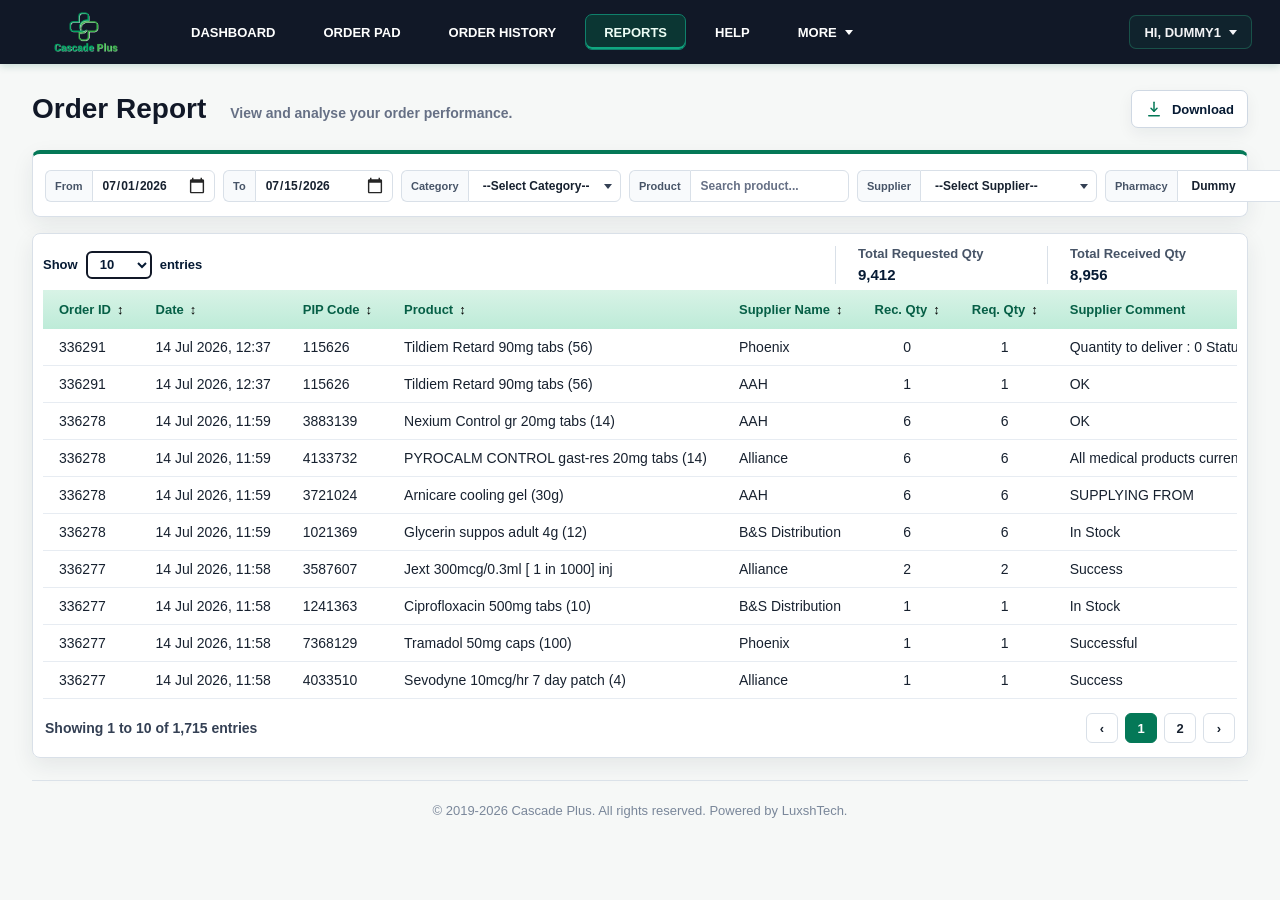
<file: Order_Report.html>
<!doctype html>
<html lang="en">

<head>
  <meta charset="utf-8" />
  <meta name="viewport" content="width=device-width, initial-scale=1" />
  <title>CASCADE Order Report</title>
  <style>
    :root {
      --green: #047857;
      --green-dark: #065f46;
      --green-soft: #ecfdf5;
      --ink: #17212f;
      --muted: #667085;
      --line: #d9e0e8;
      --soft: #f6f8fa;
      --app-bg: #f6f8f7;
      --panel: #ffffff;
      --shadow: 0 14px 34px rgba(23, 33, 47, 0.1);
      font-family: "Segoe UI", Arial, sans-serif;
    }

    * {
      box-sizing: border-box;
    }

    body {
      margin: 0;
      min-width: 320px;
      color: var(--ink);
      background: var(--app-bg);
      background-attachment: fixed;
      background-size: cover;
      background-position: center bottom;
    }

    button,
    input,
    select {
      font: inherit;
    }

    button {
      cursor: pointer;
    }

    .app-shell {
      min-height: 100vh;
    }

    .topbar {
      min-height: 64px;
      display: grid;
      grid-template-columns: auto minmax(0, 1fr) auto;
      align-items: center;
      gap: 22px;
      padding: 0 24px;
      color: #fff;
      background: #111827;
      box-shadow: 0 2px 8px rgba(6, 95, 70, 0.2);
    }

    .brand {
      display: inline-flex;
      align-items: center;
    }

    .brand-logo {
      width: auto;
      height: 48px;
      max-width: 124px;
      object-fit: contain;
    }

    .main-nav {
      display: flex;
      align-items: flex-end;
      gap: 8px;
      align-self: stretch;
      overflow: visible;
    }

    .main-nav a,
    .main-nav button,
    .profile-button {
      min-height: 44px;
      border: 0;
      border-radius: 8px 8px 0 0;
      padding: 0 16px;
      display: inline-flex;
      align-items: center;
      justify-content: center;
      color: #fff;
      background: transparent;
      font-size: 13px;
      font-weight: 700;
      text-decoration: none;
      text-transform: uppercase;
      text-align: center;
      white-space: nowrap;
    }

    .main-nav a.active,
    .main-nav a:hover,
    .main-nav button.active,
    .main-nav button:hover,
    .nav-more.active>.more-toggle,
    .nav-more:hover>.more-toggle,
    .nav-more:focus-within>.more-toggle {
      color: var(--green);
      background: #fff;
    }

    .main-nav a.active,
    .main-nav button.active,
    .nav-more.active {
      position: relative;
      margin-top: 12px;
    }

    .nav-more {
      position: relative;
      display: inline-flex;
      align-items: flex-end;
    }

    .more-toggle {
      gap: 8px;
    }

    .more-toggle::after,
    .select-wrap::after {
      content: "";
      width: 0;
      height: 0;
      border-left: 4px solid transparent;
      border-right: 4px solid transparent;
      border-top: 5px solid currentColor;
    }

    .more-menu {
      position: absolute;
      top: calc(100% - 1px);
      left: 0;
      z-index: 30;
      min-width: 178px;
      display: none;
      flex-direction: column;
      gap: 4px;
      padding: 8px;
      border-radius: 0 0 8px 8px;
      background: #fff;
      box-shadow: 0 16px 34px rgba(15, 23, 42, 0.2);
    }

    .nav-more:hover .more-menu,
    .nav-more:focus-within .more-menu {
      display: flex;
    }

    .main-nav .more-menu a {
      min-height: 38px;
      border-radius: 6px;
      margin-top: 0;
      padding: 0 12px;
      color: var(--ink);
      background: transparent;
    }

    .main-nav .more-menu a:hover,
    .main-nav .more-menu a:focus-visible {
      color: #fff;
      background: var(--green);
    }

    .profile-button {
      min-height: 36px;
      gap: 8px;
      border-radius: 999px;
      border: 1px solid rgba(255, 255, 255, 0.16);
      color: #fff;
      background: rgba(255, 255, 255, 0.12);
    }

    .profile-button::after {
      content: "";
      width: 8px;
      height: 8px;
      border-right: 1.5px solid currentColor;
      border-bottom: 1.5px solid currentColor;
      transform: translateY(-2px) rotate(45deg);
    }

    .account-menu {
      position: relative;
      justify-self: end;
    }

    .account-dropdown {
      position: absolute;
      top: calc(100% + 8px);
      right: 0;
      z-index: 60;
      width: min(232px, calc(100vw - 24px));
      display: none;
      flex-direction: column;
      padding: 8px 0;
      border-radius: 8px;
      color: rgba(255, 255, 255, 0.9);
      background: #0f1726;
      box-shadow: 0 12px 24px rgba(15, 23, 42, 0.28);
    }

    .account-menu.is-open .account-dropdown {
      display: flex;
    }

    .account-dropdown::before {
      content: "";
      position: absolute;
      top: -9px;
      right: 18px;
      width: 18px;
      height: 18px;
      border-radius: 3px 0 0 0;
      background: #0f1726;
      transform: rotate(45deg);
    }

    .account-menu-item {
      min-height: 50px;
      display: flex;
      align-items: center;
      gap: 16px;
      border: 0;
      padding: 0 16px;
      color: rgba(255, 255, 255, 0.86);
      background: transparent;
      font-size: 12px;
      font-weight: 600;
      letter-spacing: 1.8px;
      text-align: left;
      text-transform: uppercase;
    }

    .account-menu-item svg,
    .icon {
      display: block;
      fill: none;
      stroke: currentColor;
      stroke-linecap: round;
      stroke-linejoin: round;
    }

    .account-menu-item svg {
      width: 22px;
      height: 22px;
      stroke-width: 1.6;
    }

    .account-menu-separator {
      height: 1px;
      margin: 8px 0;
      background: rgba(255, 255, 255, 0.18);
    }

    .workspace {
      width: min(100%, 1760px);
      margin: 0 auto;
      padding: 26px 32px 44px;
    }

    .heading-row {
      display: flex;
      align-items: center;
      justify-content: space-between;
      gap: 20px;
      margin-bottom: 22px;
    }

    .page-heading {
      display: flex;
      align-items: baseline;
      gap: 24px;
    }

    .page-heading h1 {
      margin: 0;
      color: #111827;
      font-size: 28px;
      font-weight: 600;
      line-height: 1.15;
    }

    .page-heading p {
      margin: 0;
      color: var(--muted);
      font-size: 14px;
      font-weight: 600;
    }

    .download-menu {
      position: relative;
    }

    .download-toggle {
      min-height: 38px;
      display: inline-flex;
      align-items: center;
      gap: 9px;
      border: 1px solid var(--line);
      border-radius: 7px;
      padding: 0 13px;
      color: var(--ink);
      background: #fff;
      font-size: 13px;
      font-weight: 700;
      box-shadow: 0 4px 12px rgba(23, 33, 47, 0.05);
    }

    .download-toggle .icon {
      color: var(--green);
    }

    .filter-panel,
    .summary-panel,
    .table-panel {
      border: 1px solid var(--line);
      border-radius: 8px;
      background: #fff;
      box-shadow: var(--shadow);
    }

    .filter-panel {
      margin-bottom: 16px;
      padding: 14px 12px 12px;
    }

    .filter-grid {
      display: grid;
      grid-template-columns:
        minmax(170px, 0.8fr) minmax(170px, 0.8fr) minmax(220px, 1.1fr) minmax(220px, 1.1fr) minmax(240px, 1.2fr) minmax(260px, 1.3fr) auto;
      gap: 8px;
      align-items: center;
    }

    .field {
      min-width: 0;
      display: grid;
      grid-template-columns: max-content minmax(0, 1fr);
      gap: 0;
    }

    .field>span:first-child {
      min-height: 30px;
      display: inline-flex;
      align-items: center;
      border: 1px solid var(--line);
      border-right: 0;
      border-radius: 6px 0 0 6px;
      padding: 0 9px;
      color: #344054;
      background: #f8fafc;
      font-size: 11px;
      font-weight: 600;
      white-space: nowrap;
    }

    .control {
      min-height: 30px;
      border: 1px solid var(--line);
      border-radius: 0 6px 6px 0;
      display: grid;
      grid-template-columns: auto minmax(0, 1fr) auto;
      align-items: center;
      gap: 6px;
      padding: 0 8px;
      color: #344054;
      background: #fff;
      box-shadow: none;
      font-size: 12px;
      font-weight: 600;
    }

    .control input,
    .control select {
      width: 100%;
      min-width: 0;
      border: 0;
      outline: 0;
      color: var(--ink);
      background: transparent;
      font-weight: 600;
    }

    .control select {
      padding-left: 6px;
    }

    .control select option {
      padding: 7px 12px;
    }

    .control input::placeholder {
      color: #667085;
    }

    .select-wrap {
      grid-template-columns: minmax(0, 1fr) auto;
    }

    .date-wrap {
      grid-template-columns: minmax(0, 1fr);
      padding-right: 6px;
    }

    .select-wrap select {
      appearance: none;
    }

    .date-wrap input[type="date"] {
      min-height: 28px;
      cursor: pointer;
      color-scheme: light;
    }

    .date-wrap input[type="date"]::-webkit-calendar-picker-indicator {
      width: 18px;
      height: 18px;
      margin-left: 6px;
      cursor: pointer;
      opacity: 0.85;
    }

    .filter-panel .control .icon {
      display: none;
    }

    .icon {
      width: 18px;
      height: 18px;
      stroke-width: 2;
    }

    .filter-actions {
      display: flex;
      justify-content: flex-end;
      gap: 6px;
    }

    .soft-button,
    .green-button,
    .icon-button {
      width: 34px;
      min-width: 34px;
      height: 30px;
      min-height: 30px;
      border-radius: 6px;
      display: inline-flex;
      align-items: center;
      justify-content: center;
      padding: 0;
      font-weight: 700;
    }

    .soft-button,
    .icon-button {
      border: 1px solid var(--line);
      color: #344054;
      background: #fff;
    }

    .soft-button {
      color: var(--green-dark);
      background: var(--green-soft);
    }

    .green-button {
      border: 1px solid var(--green);
      color: #fff;
      background: linear-gradient(180deg, #06966f 0%, #047857 100%);
      box-shadow: 0 10px 20px rgba(4, 120, 87, 0.22);
    }

    .summary-panel {
      min-height: 88px;
      margin-bottom: 16px;
      padding: 18px 20px;
      display: grid;
      grid-template-columns: 1.5fr repeat(4, 1fr);
      align-items: center;
      background: linear-gradient(90deg, #f3fffb 0%, #ffffff 100%);
    }

    .summary-item {
      min-height: 52px;
      display: grid;
      grid-template-columns: auto minmax(0, 1fr);
      align-items: center;
      gap: 14px;
      padding: 0 24px;
      border-left: 1px solid var(--line);
    }

    .summary-item:first-child {
      border-left: 0;
      padding-left: 0;
    }

    .summary-icon {
      width: 44px;
      height: 44px;
      border-radius: 50%;
      display: inline-flex;
      align-items: center;
      justify-content: center;
      color: var(--green);
      background: #dff8ed;
    }

    .summary-item:first-child .summary-icon {
      border: 1px solid rgba(4, 120, 87, 0.22);
      background: #fff;
    }

    .summary-label {
      display: block;
      margin-bottom: 5px;
      color: var(--muted);
      font-size: 12px;
      font-weight: 700;
    }

    .summary-value {
      display: block;
      color: #111827;
      font-size: 14px;
      font-weight: 700;
      line-height: 1.25;
    }

    .summary-title {
      color: var(--green-dark);
      font-size: 20px;
    }

    .table-panel {
      padding: 8px 10px 10px;
      overflow: hidden;
    }

    .table-toolbar {
      min-height: 34px;
      display: flex;
      align-items: center;
      justify-content: space-between;
      gap: 10px;
      margin-bottom: 6px;
    }

    .toolbar-kpis {
      display: inline-flex;
      align-items: center;
      justify-content: flex-end;
      gap: 22px;
      margin-left: auto;
    }

    .toolbar-kpi {
      min-width: 190px;
      display: grid;
      gap: 4px;
      border-left: 1px solid var(--line);
      padding-left: 22px;
    }

    .toolbar-kpi-label {
      display: block;
      color: #475467;
      font-size: 13px;
      font-weight: 700;
      line-height: 1.2;
    }

    .toolbar-kpi-value {
      display: block;
      color: #061a33;
      font-size: 15px;
      font-weight: 800;
      line-height: 1.2;
      font-variant-numeric: tabular-nums;
    }

    .entries-control {
      display: inline-flex;
      align-items: center;
      gap: 8px;
      color: #061a33;
      font-size: 13px;
      font-weight: 600;
    }

    .entries-control select {
      min-width: 66px;
      min-height: 28px;
      border: 2px solid #111827;
      border-radius: 6px;
      padding: 0 8px;
      color: #061a33;
      background: #fff;
      font-weight: 600;
    }

    .icon-button {
      color: #667085;
    }

    .table-wrap {
      overflow-x: auto;
    }

    table {
      width: 100%;
      border-collapse: collapse;
      min-width: 1280px;
      font-size: 14px;
    }

    thead th {
      height: 38px;
      padding: 0 16px;
      color: var(--green-dark);
      background: linear-gradient(180deg, #d8f3e6 0%, #c3ead9 100%);
      font-size: 13px;
      font-weight: 700;
      text-align: left;
      white-space: nowrap;
    }

    tbody td {
      height: 36px;
      border-bottom: 1px solid #e7ecf2;
      padding: 0 16px;
      color: #17212f;
      font-weight: 500;
      white-space: nowrap;
    }

    tbody tr:hover {
      background: #f8fffc;
    }

    .table-panel table th:nth-child(6),
    .table-panel table td:nth-child(6),
    .table-panel table th:nth-child(7),
    .table-panel table td:nth-child(7) {
      text-align: center;
      font-variant-numeric: tabular-nums;
    }

    .sort {
      display: inline-flex;
      align-items: center;
      gap: 6px;
    }

    .sort::after {
      content: "↕";
      color: #000;
      font-size: 13px;
    }

    .table-footer {
      min-height: 48px;
      display: flex;
      align-items: center;
      justify-content: space-between;
      gap: 18px;
      padding: 10px 2px 0;
      color: #344054;
      font-size: 14px;
      font-weight: 600;
    }

    .pagination {
      display: flex;
      align-items: center;
      gap: 7px;
    }

    .page-button {
      min-width: 32px;
      min-height: 30px;
      border: 1px solid var(--line);
      border-radius: 6px;
      color: #17212f;
      background: #fff;
      font-size: 13px;
      font-weight: 800;
    }

    .page-button.active {
      border-color: var(--green);
      color: #fff;
      background: var(--green);
      box-shadow: none;
    }

    .site-footer {
      margin-top: 22px;
      border-top: 1px solid rgba(217, 224, 232, 0.9);
      padding: 22px 0 2px;
      color: #7a879a;
      font-size: 13px;
      text-align: center;
    }

    @media (max-width: 1200px) {
      .filter-grid {
        grid-template-columns: repeat(3, minmax(190px, 1fr));
      }

      .summary-panel {
        grid-template-columns: repeat(2, minmax(0, 1fr));
        gap: 14px;
      }

      .summary-item {
        border-left: 0;
        padding: 0;
      }
    }

    @media (max-width: 760px) {
      .topbar {
        grid-template-columns: 1fr;
        padding: 12px 16px 0;
      }

      .main-nav {
        overflow-x: auto;
      }

      .workspace {
        padding: 22px 16px 34px;
      }

      .heading-row,
      .page-heading {
        align-items: flex-start;
        flex-direction: column;
        gap: 8px;
      }

      .filter-grid,
      .summary-panel {
        grid-template-columns: 1fr;
      }

      .filter-actions,
      .table-toolbar,
      .table-footer {
        align-items: stretch;
        flex-direction: column;
      }

      .filter-actions {
        justify-content: flex-start;
      }

      .toolbar-kpis {
        width: 100%;
        justify-content: flex-start;
        flex-wrap: wrap;
      }

      .toolbar-kpi {
        min-width: 0;
        border-left: 0;
        padding-left: 0;
      }
    }
    /* Report consistency refinements */
    .download-toggle {
      min-height: 38px;
      border: 1px solid #cfd8e3;
      border-radius: 7px;
      color: #061a33;
      background: #fff;
      box-shadow: 0 6px 16px rgba(23, 33, 47, 0.06);
    }

    .download-toggle:hover,
    .download-toggle:focus-visible {
      border-color: #10b981;
      color: var(--green);
      outline: 0;
    }

    .filter-panel {
      border-top: 4px solid var(--green);
      background: rgba(255, 255, 255, 0.96);
      box-shadow: 0 8px 22px rgba(23, 33, 47, 0.08);
    }

    .field>span:first-child,
    .field-label {
      color: #475467;
      background: #f8fafc;
      font-weight: 700;
    }

    .control {
      min-height: 32px;
    }

    .green-button {
      width: 38px;
      min-width: 38px;
      height: 36px;
      min-height: 36px;
      border-radius: 7px;
      background: linear-gradient(180deg, #06966f 0%, #047857 100%);
      box-shadow: 0 10px 20px rgba(4, 120, 87, 0.18);
    }

    .soft-button,
    .icon-button {
      width: 38px;
      min-width: 38px;
      height: 36px;
      min-height: 36px;
      border: 1px solid #b7dfd3;
      border-radius: 7px;
      color: var(--green);
      background: #fff;
    }

    .table-panel {
      padding: 12px 10px 10px;
      background: rgba(255, 255, 255, 0.97);
      box-shadow: 0 8px 22px rgba(23, 33, 47, 0.08);
    }

    thead th {
      height: 39px;
      background: linear-gradient(180deg, #d8f3e6 0%, #bdebd8 100%);
    }

    tbody td {
      height: 37px;
    }

    tbody tr:hover td,
    tbody tr:hover {
      background: #f6fffb;
    }

    .pagination button,
    .page-button {
      border-color: #d9e0e8;
      background: #fff;
    }
  </style>
  <link rel="stylesheet" href="navigation.css" />
</head>

<body>
  <div class="app-shell">
    <header class="topbar">
      <a class="brand" href="index.html" aria-label="CASCADE home">
        <img class="brand-logo" src="logo.png" alt="CASCADE Plus" />
      </a>
      <nav class="main-nav" aria-label="Primary">
        <a href="Dashboard.html">Dashboard</a>
        <a href="index.html">Order Pad</a>
        <a href="history.html">Order History</a>
        <a class="active" href="report.html" aria-current="page">Reports</a>
        <a href="help.html">Help</a>
        <div class="nav-more">
          <button class="more-toggle" type="button" aria-haspopup="true" aria-expanded="false">More</button>
          <div class="more-menu" role="menu">
            <a href="pending.html" role="menuitem">Pending Order</a>
            <a href="outofstock.html" role="menuitem">Out Of Stock</a>
          </div>
        </div>
      </nav>
      <div class="account-menu">
        <button class="profile-button" type="button" aria-haspopup="true" aria-expanded="false">HI, DUMMY1</button>
        <div class="account-dropdown" role="menu">
          <button class="account-menu-item" type="button" role="menuitem">
            <svg viewBox="0 0 24 24" aria-hidden="true">
              <path d="M3 11.5 12 4l9 7.5"></path>
              <path d="M5.5 10.5V20h13v-9.5"></path>
              <path d="M9.5 17h5"></path>
              <path d="M9 14h2"></path>
              <path d="M13 14h2"></path>
            </svg>
            Reset Password
          </button>
          <span class="account-menu-separator" aria-hidden="true"></span>
          <button class="account-menu-item" type="button" role="menuitem">
            <svg viewBox="0 0 24 24" aria-hidden="true">
              <circle cx="7.5" cy="16.5" r="3"></circle>
              <path d="m10 14 7.5-7.5"></path>
              <path d="m15.5 8.5 2 2"></path>
              <path d="m18 6 2 2"></path>
            </svg>
            Log Out
          </button>
        </div>
      </div>
    </header>

    <main class="workspace">
      <div class="heading-row">
        <section class="page-heading" aria-labelledby="reportTitle">
          <h1 id="reportTitle">Order Report</h1>
          <p>View and analyse your order performance.</p>
        </section>
        <div class="download-menu">
          <button class="download-toggle" type="button" aria-label="Download CSV">
            <svg class="icon" viewBox="0 0 24 24" aria-hidden="true">
              <path d="M12 3v12"></path>
              <path d="m8 11 4 4 4-4"></path>
              <path d="M5 21h14"></path>
            </svg>
            Download
          </button>
        </div>
      </div>

      <section class="filter-panel" aria-label="Report filters">
        <div class="filter-grid">
          <label class="field">
            <span>From</span>
            <span class="control date-wrap">
              <input type="date" value="2026-07-01" aria-label="From date" lang="en-GB" />
            </span>
          </label>

          <label class="field">
            <span>To</span>
            <span class="control date-wrap">
              <input type="date" value="2026-07-15" aria-label="To date" lang="en-GB" />
            </span>
          </label>

          <label class="field">
            <span>Category</span>
            <span class="control select-wrap">
              <select aria-label="Category">
                <option>--Select Category--</option>
                <option>(Virtual)</option>
                <option>Appliances</option>
                <option>Bed pans, urinals, gloves, covers</option>
                <option>Borderline substances ACBS</option>
                <option>Branded</option>
                <option>Cat M drugs</option>
                <option>Category unknown</option>
                <option>Catheters</option>
                <option>Controlled drug</option>
                <option>Dressings</option>
                <option>Female contraceptives</option>
                <option>Food</option>
                <option>Fridge</option>
                <option>Generic</option>
                <option>Homeopathic</option>
                <option>Hypodermic</option>
                <option>Insulin product</option>
                <option>MGD (Virtual)</option>
                <option>NRT</option>
                <option>Parallel import</option>
                <option>Specials</option>
                <option>Stockings</option>
                <option>Surgical, bags, stoma, ostomy</option>
                <option>Tariff appliances</option>
                <option>Urine bags</option>
                <option>Zero discount</option>
              </select>
            </span>
          </label>

          <label class="field">
            <span>Product</span>
            <span class="control">
              <input type="search" placeholder="Search product..." aria-label="Product" />
              <svg class="icon" viewBox="0 0 24 24" aria-hidden="true">
                <circle cx="11" cy="11" r="7"></circle>
                <path d="m16.5 16.5 4 4"></path>
              </svg>
            </span>
          </label>

          <label class="field">
            <span>Supplier</span>
            <span class="control select-wrap">
              <select aria-label="Supplier">
                <option>--Select Supplier--</option>
                <option>AAH</option>
                <option>Alliance</option>
                <option>Phoenix</option>
                <option>Ethigen</option>
                <option>OTC Direct</option>
                <option>Trident</option>
                <option>B&amp;S Distribution</option>
                <option>Block</option>
                <option>Lexon</option>
              </select>
            </span>
          </label>

          <label class="field">
            <span>Pharmacy</span>
            <span class="control select-wrap">
              <select aria-label="Pharmacy">
                <option>Dummy</option>
              </select>
            </span>
          </label>

          <div class="filter-actions">
            <button class="green-button" type="button" aria-label="Search report" title="Search">
              <svg class="icon" viewBox="0 0 24 24" aria-hidden="true">
                <circle cx="11" cy="11" r="7"></circle>
                <path d="m16.5 16.5 4 4"></path>
              </svg>
            </button>
            <button class="soft-button" type="button" aria-label="Reset filters" title="Reset filters">
              <svg class="icon" viewBox="0 0 24 24" aria-hidden="true">
                <path d="M3 12a9 9 0 1 0 3-6.7"></path>
                <path d="M3 4v5h5"></path>
              </svg>
            </button>
          </div>
        </div>
      </section>

      <section class="table-panel" aria-label="Order report table">
        <div class="table-toolbar">
          <label class="entries-control">
            Show
            <select id="entriesPerPage" aria-label="Entries per page">
              <option>10</option>
              <option>25</option>
              <option>50</option>
              <option>100</option>
            </select>
            entries
          </label>
          <div class="toolbar-kpis" aria-label="Filtered quantity totals">
            <div class="toolbar-kpi">
              <span class="toolbar-kpi-label">Total Requested Qty</span>
              <strong class="toolbar-kpi-value" id="requestedQtyTotal">0</strong>
            </div>
            <div class="toolbar-kpi">
              <span class="toolbar-kpi-label">Total Received Qty</span>
              <strong class="toolbar-kpi-value" id="receivedQtyTotal">0</strong>
            </div>
          </div>
        </div>

        <div class="table-wrap">
          <table>
            <thead>
              <tr>
                <th><span class="sort">Order ID</span></th>
                <th><span class="sort">Date</span></th>
                <th><span class="sort">PIP Code</span></th>
                <th><span class="sort">Product</span></th>
                <th><span class="sort">Supplier Name</span></th>
                <th><span class="sort">Rec. Qty</span></th>
                <th><span class="sort">Req. Qty</span></th>
                <th>Supplier Comment</th>
              </tr>
            </thead>
            <tbody id="orderReportBody">
              <tr>
                <td>336291</td>
                <td>14 Jul 2026, 12:37</td>
                <td>115626</td>
                <td>Tildiem Retard 90mg tabs (56)</td>
                <td>Phoenix</td>
                <td>0</td>
                <td>1</td>
                <td>Quantity to deliver : 0 Status : OOS - Out Of Stock</td>
              </tr>
              <tr>
                <td>336291</td>
                <td>14 Jul 2026, 12:37</td>
                <td>115626</td>
                <td>Tildiem Retard 90mg tabs (56)</td>
                <td>AAH</td>
                <td>1</td>
                <td>1</td>
                <td>OK</td>
              </tr>
              <tr>
                <td>336278</td>
                <td>14 Jul 2026, 11:59</td>
                <td>3883139</td>
                <td>Nexium Control gr 20mg tabs (14)</td>
                <td>AAH</td>
                <td>6</td>
                <td>6</td>
                <td>OK</td>
              </tr>
              <tr>
                <td>336278</td>
                <td>14 Jul 2026, 11:59</td>
                <td>4133732</td>
                <td>PYROCALM CONTROL gast-res 20mg tabs (14)</td>
                <td>Alliance</td>
                <td>6</td>
                <td>6</td>
                <td>All medical products currently in stock</td>
              </tr>
              <tr>
                <td>336278</td>
                <td>14 Jul 2026, 11:59</td>
                <td>3721024</td>
                <td>Arnicare cooling gel (30g)</td>
                <td>AAH</td>
                <td>6</td>
                <td>6</td>
                <td>SUPPLYING FROM</td>
              </tr>
              <tr>
                <td>336278</td>
                <td>14 Jul 2026, 11:59</td>
                <td>1021369</td>
                <td>Glycerin suppos adult 4g (12)</td>
                <td>B&amp;S Distribution</td>
                <td>6</td>
                <td>6</td>
                <td>In Stock</td>
              </tr>
              <tr>
                <td>336277</td>
                <td>14 Jul 2026, 11:58</td>
                <td>3587607</td>
                <td>Jext 300mcg/0.3ml [ 1 in 1000] inj</td>
                <td>Alliance</td>
                <td>2</td>
                <td>2</td>
                <td>Success</td>
              </tr>
              <tr>
                <td>336277</td>
                <td>14 Jul 2026, 11:58</td>
                <td>1241363</td>
                <td>Ciprofloxacin 500mg tabs (10)</td>
                <td>B&amp;S Distribution</td>
                <td>1</td>
                <td>1</td>
                <td>In Stock</td>
              </tr>
              <tr>
                <td>336277</td>
                <td>14 Jul 2026, 11:58</td>
                <td>7368129</td>
                <td>Tramadol 50mg caps (100)</td>
                <td>Phoenix</td>
                <td>1</td>
                <td>1</td>
                <td>Successful</td>
              </tr>
              <tr>
                <td>336277</td>
                <td>14 Jul 2026, 11:58</td>
                <td>4033510</td>
                <td>Sevodyne 10mcg/hr 7 day patch (4)</td>
                <td>Alliance</td>
                <td>1</td>
                <td>1</td>
                <td>Success</td>
              </tr>
            </tbody>
          </table>
        </div>

        <div class="table-footer">
          <span>Showing 1 to 10 of 1,715 entries</span>
          <nav class="pagination" aria-label="Pagination">
            <button class="page-button" type="button" aria-label="Previous">‹</button>
            <button class="page-button active" type="button" aria-current="page">1</button>
            <button class="page-button" type="button">2</button>
            <button class="page-button" type="button" aria-label="Next">›</button>
          </nav>
        </div>
      </section>
      <footer class="site-footer">© 2019-2026 Cascade Plus. All rights reserved. Powered by LuxshTech.</footer>
    </main>
  </div>

  <script src="account-menu.js"></script>
  <script>
    function openDatePicker(input) {
      if (typeof input.showPicker !== "function") return;
      try {
        input.showPicker();
      } catch (error) {
        input.focus();
      }
    }

    document.querySelectorAll('input[type="date"]').forEach((input) => {
      input.addEventListener("focus", () => openDatePicker(input));
      input.addEventListener("click", () => openDatePicker(input));
    });

    function downloadCsv() {
      const table = document.querySelector(".table-panel table");
      const rows = [...table.querySelectorAll("tr")].map((row) => [...row.children].map((cell) => `"${cell.textContent.trim().replaceAll('"', '""')}"`).join(","));
      const url = URL.createObjectURL(new Blob([rows.join("\r\n")], { type: "text/csv;charset=utf-8" }));
      const link = Object.assign(document.createElement("a"), { href: url, download: "order-report.csv" });
      link.click();
      URL.revokeObjectURL(url);
    }

    document.querySelector(".download-toggle").addEventListener("click", downloadCsv);

    const defaultQuantityTotals = {
      requested: 9412,
      received: 8956
    };
    const body = document.querySelector("#orderReportBody");
    const originalRows = [...body.querySelectorAll("tr")].map((row) => {
      const cells = [...row.children].map((cell) => cell.textContent.trim());
      return {
        cells,
        html: row.innerHTML,
        orderId: cells[0],
        date: cells[1],
        pip: cells[2],
        product: cells[3],
        supplier: cells[4],
        receivedQty: Number(cells[5].replace(/,/g, "")) || 0,
        requestedQty: Number(cells[6].replace(/,/g, "")) || 0,
        comment: cells[7]
      };
    });

    function formatNumber(value) {
      return value.toLocaleString("en-GB");
    }

    function renderQuantityTotals(rows, useDefaultTotals = false) {
      const requested = useDefaultTotals ? defaultQuantityTotals.requested : rows.reduce((sum, row) => sum + row.requestedQty, 0);
      const received = useDefaultTotals ? defaultQuantityTotals.received : rows.reduce((sum, row) => sum + row.receivedQty, 0);
      document.querySelector("#requestedQtyTotal").textContent = formatNumber(requested);
      document.querySelector("#receivedQtyTotal").textContent = formatNumber(received);
    }

    function renderRows(rows, useDefaultCount = false) {
      body.innerHTML = rows.length
        ? rows.map((row) => `<tr>${row.html}</tr>`).join("")
        : '<tr><td colspan="8">No order report lines match the selected filters.</td></tr>';
      const total = useDefaultCount ? 1715 : rows.length || 0;
      const end = Math.min(total, Number(document.querySelector("#entriesPerPage").value) || 10);
      document.querySelector(".table-footer > span").textContent = total
        ? `Showing 1 to ${end} of ${formatNumber(total)} entries`
        : "Showing 0 to 0 of 0 entries";
    }

    function currentFilters() {
      return {
        from: document.querySelector('input[aria-label="From date"]').value,
        to: document.querySelector('input[aria-label="To date"]').value,
        category: document.querySelector('select[aria-label="Category"]').value,
        product: document.querySelector('input[aria-label="Product"]').value.trim().toLowerCase(),
        supplier: document.querySelector('select[aria-label="Supplier"]').value
      };
    }

    function isDefaultFilterSet(filters) {
      return filters.from === "2026-07-01"
        && filters.to === "2026-07-15"
        && filters.category === "--Select Category--"
        && filters.product === ""
        && filters.supplier === "--Select Supplier--";
    }

    function parseReportDate(value) {
      const [day, monthText, yearText] = value.replace(",", "").split(" ");
      const months = { Jan: 0, Feb: 1, Mar: 2, Apr: 3, May: 4, Jun: 5, Jul: 6, Aug: 7, Sep: 8, Oct: 9, Nov: 10, Dec: 11 };
      return new Date(Number(yearText), months[monthText], Number(day));
    }

    function applyReportFilters() {
      const filters = currentFilters();
      const fromDate = filters.from ? new Date(filters.from) : null;
      const toDate = filters.to ? new Date(filters.to) : null;
      const rows = originalRows.filter((row) => {
        const rowDate = parseReportDate(row.date);
        const matchesFrom = !fromDate || rowDate >= fromDate;
        const matchesTo = !toDate || rowDate <= toDate;
        const matchesProduct = !filters.product || row.product.toLowerCase().includes(filters.product) || row.pip.includes(filters.product);
        const matchesSupplier = filters.supplier === "--Select Supplier--" || row.supplier === filters.supplier;
        return matchesFrom && matchesTo && matchesProduct && matchesSupplier;
      });
      const useDefaultTotals = isDefaultFilterSet(filters);
      renderRows(rows, useDefaultTotals);
      renderQuantityTotals(rows, useDefaultTotals);
    }

    document.querySelector(".green-button").addEventListener("click", applyReportFilters);
    document.querySelector(".soft-button").addEventListener("click", () => {
      document.querySelector('input[aria-label="From date"]').value = "2026-07-01";
      document.querySelector('input[aria-label="To date"]').value = "2026-07-15";
      document.querySelector('select[aria-label="Category"]').value = "--Select Category--";
      document.querySelector('input[aria-label="Product"]').value = "";
      document.querySelector('select[aria-label="Supplier"]').value = "--Select Supplier--";
      renderRows(originalRows, true);
      renderQuantityTotals(originalRows, true);
    });
    document.querySelector("#entriesPerPage").addEventListener("change", applyReportFilters);
    renderQuantityTotals(originalRows, true);
  </script>
</body>

</html>
</file>
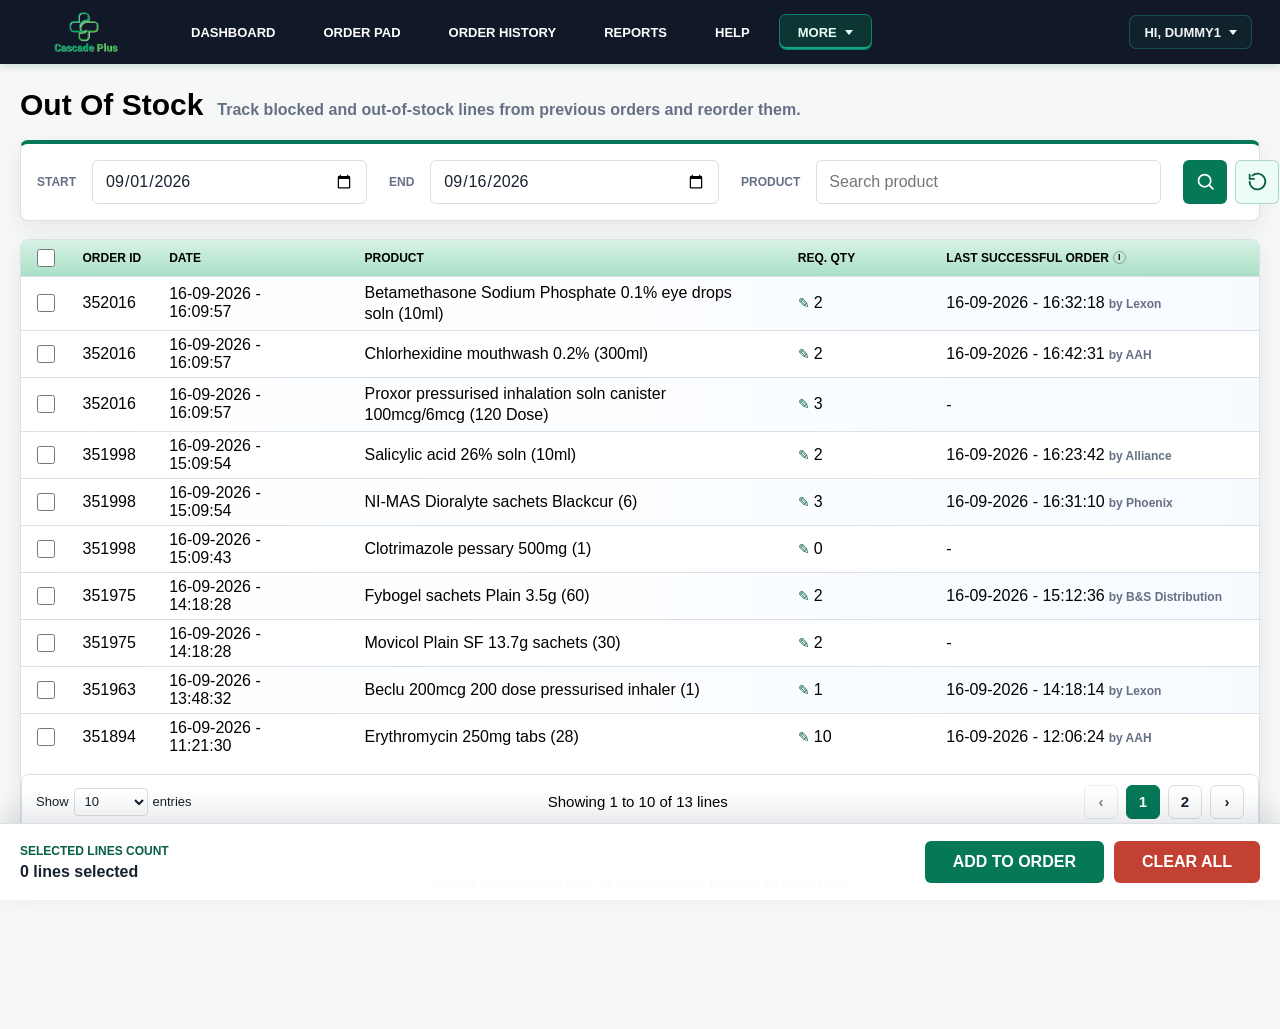
<file: outofstock.html>
<!doctype html>
<html lang="en">

<head>
  <meta charset="utf-8" />
  <meta name="viewport" content="width=device-width, initial-scale=1" />
  <title>CASCADE Out Of Stock</title>
  <style>
    :root {
      --green: #047857;
      --green-dark: #065f46;
      --green-soft: #ecfdf5;
      --table-header-gradient: linear-gradient(180deg, #d8f3e6 0%, #a9dfc6 100%);
      --row-alt-gradient: linear-gradient(90deg, #ffffff 0%, #f7fbff 100%);
      --row-active-gradient: linear-gradient(90deg, #f7fffb 0%, #e4faef 100%);
      --ink: #17212f;
      --muted: #667085;
      --line: #d9e0e8;
      --soft: #f6f8fa;
      --app-bg: #f6f8f7;
      --panel: #ffffff;
      --red: #c24132;
      --red-soft: #fff1f0;
      --shadow: 0 18px 44px rgba(23, 33, 47, 0.14);
      font-family: "Segoe UI", Arial, sans-serif;
    }

    * {
      box-sizing: border-box;
    }

    [hidden] {
      display: none !important;
    }

    body {
      margin: 0;
      min-width: 320px;
      color: #000;
      background: var(--app-bg);
      background-attachment: fixed;
      background-size: cover;
  background-position: center bottom;
    }

    button,
    input,
    select {
      font: inherit;
    }

    button {
      cursor: pointer;
    }

    button:disabled {
      cursor: not-allowed;
      opacity: 0.55;
    }

    .app-shell {
      min-height: 100vh;
      padding-bottom: 96px;
    }

    .topbar {
      min-height: 64px;
      display: grid;
      grid-template-columns: auto minmax(0, 1fr) auto;
      align-items: center;
      gap: 22px;
      padding: 0 24px;
      color: #fff;
      background: #111827;
      box-shadow: 0 2px 8px rgba(6, 95, 70, 0.2);
    }

    .brand {
      display: inline-flex;
      align-items: center;
    }

    .brand-logo {
      width: auto;
      height: 48px;
      max-width: 124px;
      object-fit: contain;
    }

    .main-nav {
      display: flex;
      align-items: flex-end;
      gap: 8px;
      align-self: stretch;
      overflow: visible;
    }

    .main-nav a,
    .main-nav button,
    .profile-button {
      min-height: 44px;
      border: 0;
      border-radius: 8px 8px 0 0;
      padding: 0 16px;
      display: inline-flex;
      align-items: center;
      justify-content: center;
      color: #fff;
      background: transparent;
      font-size: 13px;
      font-weight: 800;
      text-decoration: none;
      text-transform: uppercase;
      text-align: center;
      white-space: nowrap;
    }

    .main-nav a.active,
    .main-nav a:hover,
    .main-nav button.active,
    .main-nav button:hover,
    .nav-more.active>.more-toggle,
    .nav-more:hover>.more-toggle,
    .nav-more:focus-within>.more-toggle {
      color: var(--green);
      background: #fff;
    }

    .main-nav a.active,
    .main-nav button.active,
    .nav-more.active {
      position: relative;
      margin-top: 12px;
    }

    .nav-more {
      position: relative;
      display: inline-flex;
      align-items: flex-end;
    }

    .more-toggle {
      gap: 8px;
    }

    .more-toggle::after {
      content: "";
      width: 0;
      height: 0;
      border-left: 4px solid transparent;
      border-right: 4px solid transparent;
      border-top: 5px solid currentColor;
    }

    .more-menu {
      position: absolute;
      top: calc(100% - 1px);
      left: 0;
      z-index: 30;
      min-width: 178px;
      display: none;
      flex-direction: column;
      gap: 4px;
      padding: 8px;
      border-radius: 0 0 8px 8px;
      background: #fff;
      box-shadow: 0 16px 34px rgba(15, 23, 42, 0.2);
    }

    .nav-more:hover .more-menu,
    .nav-more:focus-within .more-menu {
      display: flex;
    }

    .main-nav .more-menu a {
      position: static;
      min-height: 38px;
      border-radius: 6px;
      margin-top: 0;
      padding: 0 12px;
      color: var(--ink);
      background: transparent;
    }

    .main-nav .more-menu a:hover,
    .main-nav .more-menu a:focus-visible,
    .main-nav .more-menu a.active {
      color: #fff;
      background: var(--green);
    }

    .profile-button {
      min-height: 36px;
      gap: 8px;
      border-radius: 999px;
      border: 1px solid rgba(255, 255, 255, 0.16);
      color: #fff;
      background: rgba(255, 255, 255, 0.08);
    }

    .profile-button::after {
      content: "";
      width: 8px;
      height: 8px;
      border-right: 1.5px solid currentColor;
      border-bottom: 1.5px solid currentColor;
      transform: translateY(-2px) rotate(45deg);
    }

    .account-menu {
      position: relative;
      justify-self: end;
    }

    .account-dropdown {
      position: absolute;
      top: calc(100% + 8px);
      right: 0;
      z-index: 60;
      width: min(232px, calc(100vw - 24px));
      display: none;
      flex-direction: column;
      padding: 8px 0;
      border-radius: 8px;
      color: rgba(255, 255, 255, 0.9);
      background: #0f1726;
      box-shadow: 0 12px 24px rgba(15, 23, 42, 0.28);
    }

    .account-menu.is-open .account-dropdown {
      display: flex;
    }

    .account-dropdown::before {
      content: "";
      position: absolute;
      top: -9px;
      right: 18px;
      width: 18px;
      height: 18px;
      background: #0f1726;
      border-radius: 3px 0 0 0;
      transform: rotate(45deg);
    }

    .account-menu-item {
      min-height: 50px;
      display: flex;
      align-items: center;
      gap: 16px;
      border: 0;
      padding: 0 16px;
      color: rgba(255, 255, 255, 0.86);
      background: transparent;
      font-size: 12px;
      font-weight: 700;
      letter-spacing: 1.8px;
      text-align: left;
      text-transform: uppercase;
    }

    .account-menu-item:hover,
    .account-menu-item:focus-visible {
      color: #fff;
      background: rgba(255, 255, 255, 0.06);
      outline: 0;
    }

    .account-menu-item svg {
      width: 22px;
      height: 22px;
      flex: 0 0 auto;
      stroke: currentColor;
      stroke-width: 1.6;
      stroke-linecap: round;
      stroke-linejoin: round;
      fill: none;
    }

    .account-menu-separator {
      height: 1px;
      margin: 8px 0;
      background: rgba(255, 255, 255, 0.18);
    }

    .workspace {
      max-width: 1420px;
      margin: 0 auto;
      padding: 24px 20px 40px;
    }

    .site-footer {
      margin-top: 22px;
      border-top: 1px solid rgba(217, 224, 232, 0.9);
      padding: 22px 0 2px;
      color: #7a879a;
      font-size: 13px;
      text-align: center;
    }

    .page-heading {
      display: flex;
      justify-content: space-between;
      align-items: center;
      gap: 18px;
      margin-bottom: 18px;
    }

    .heading-copy {
      display: flex;
      align-items: baseline;
      gap: 14px;
      flex-wrap: wrap;
    }

    h1,
    h2,
    p {
      margin-top: 0;
    }

    h1 {
      margin-bottom: 0;
      font-size: 30px;
      line-height: 1.12;
    }

    h2 {
      margin-bottom: 0;
      font-size: 18px;
      line-height: 1.25;
    }

    .eyebrow {
      margin: 0 0 5px;
      color: var(--green);
      font-size: 12px;
      font-weight: 900;
      text-transform: uppercase;
    }

    .subheading {
      margin: 0;
      color: var(--muted);
      font-weight: 600;
    }

    .toolbar,
    .orders-table-shell {
      border: 1px solid var(--line);
      border-radius: 8px;
      background: var(--panel);
      box-shadow: 0 8px 22px rgba(23, 33, 47, 0.07);
    }

    .toolbar {
      display: grid;
      grid-template-columns: minmax(330px, 1fr) minmax(330px, 1fr) minmax(420px, 1.15fr) auto;
      gap: 22px;
      align-items: end;
      margin-bottom: 18px;
      padding: 16px;
      border-top: 4px solid var(--green);
    }

    .toolbar-actions {
      display: flex;
      gap: 8px;
      align-items: center;
    }

    label {
      display: grid;
      gap: 6px;
    }

    .toolbar label {
      grid-template-columns: auto minmax(0, 1fr);
      align-items: center;
      gap: 16px;
    }

    label span,
    .meta-label {
      color: var(--muted);
      font-size: 12px;
      font-weight: 800;
      text-transform: uppercase;
    }

    input,
    select {
      width: 100%;
      min-height: 44px;
      border: 1px solid var(--line);
      border-radius: 6px;
      padding: 0 12px;
      color: var(--ink);
      background: #fff;
      outline: none;
    }

    input:focus,
    select:focus {
      border-color: rgba(4, 120, 87, 0.65);
      box-shadow: 0 0 0 3px rgba(4, 120, 87, 0.12);
    }

    input[type="date"] {
      cursor: pointer;
    }

    .toolbar input,
    .toolbar select {
      min-height: 44px;
    }

    .icon-button {
      width: 44px;
      height: 44px;
      display: grid;
      place-items: center;
      border: 0;
      border-radius: 6px;
      color: #fff;
      background: var(--green);
      font-size: 18px;
      font-weight: 900;
    }

    .icon-button.reset {
      color: var(--green-dark);
      border: 1px solid rgba(4, 120, 87, 0.28);
      background: var(--green-soft);
      font-size: 0;
    }

    .icon-button svg {
      width: 21px;
      height: 21px;
      fill: none;
      stroke: currentColor;
      stroke-width: 2;
      stroke-linecap: round;
      stroke-linejoin: round;
    }

    .orders-table-shell {
      overflow-x: auto;
    }

    .stock-table {
      width: 100%;
      min-width: 1220px;
      border-collapse: collapse;
      table-layout: fixed;
    }

    .stock-table th,
    .stock-table td {
      border-bottom: 1px solid var(--line);
      text-align: left;
      vertical-align: middle;
    }

    .stock-table th {
      padding: 9px 12px;
      color: #000;
      background: var(--table-header-gradient);
      font-size: 12px;
      font-weight: 900;
      text-transform: uppercase;
      white-space: nowrap;
    }

    .stock-table tbody tr {
      height: 40px;
      background: #fff;
    }

    .stock-table tbody tr:nth-child(odd) {
      background: var(--row-alt-gradient);
    }

    .stock-table td {
      padding: 5px 12px;
    }

    .stock-table th:nth-child(5) {
      padding-left: 12px;
      text-align: left;
    }

    .stock-table td:nth-child(5) {
      text-align: left;
    }

    .stock-table th:nth-child(2) {
      width: 7%;
    }

    .stock-table th:nth-child(3) {
      width: 14%;
    }

    .stock-table th:nth-child(4) {
      width: 35%;
    }

    .stock-table th:nth-child(5) {
      width: 12%;
    }

    .stock-table th:nth-child(6) {
      width: 28%;
    }

    .stock-table th:nth-child(n+4),
    .stock-table td:nth-child(n+4) {
      padding-left: 34px;
    }

    .stock-table tbody tr:hover,
    .stock-table tbody tr.selected {
      background: var(--row-active-gradient);
    }

    .stock-table tbody tr:last-child td {
      border-bottom: 0;
    }

    .action-header,
    .selection-cell {
      display: flex;
      align-items: center;
      justify-content: center;
    }

    .stock-table th:first-child,
    .stock-table td:first-child {
      width: 4%;
      padding-right: 8px;
      padding-left: 8px;
    }

    .row-select,
    .select-all {
      width: 18px;
      height: 18px;
      min-height: 18px;
      margin: 0;
      padding: 0;
      accent-color: var(--green);
    }

    .edit-icon-button {
      display: inline-grid;
      place-items: center;
      padding: 0;
      border: 0;
      color: var(--green-dark);
      background: transparent;
      font-size: 14px;
      font-weight: 500;
      line-height: 1;
      cursor: pointer;
    }

    .quantity-display {
      display: inline-flex;
      align-items: center;
      justify-content: flex-start;
      gap: 4px;
    }

    .quantity-display .edit-icon-button {
      margin-left: 0;
    }

    .inline-quantity-editor {
      display: inline-flex;
      align-items: center;
      justify-content: flex-start;
      gap: 6px;
    }

    .quantity-value {
      display: inline-block;
      flex: 0 0 auto;
      width: auto;
      text-align: center;
    }

    .inline-quantity-editor button {
      width: 30px;
      height: 28px;
      display: grid;
      place-items: center;
      border: 1px solid var(--line);
      border-radius: 6px;
      color: var(--ink);
      background: #fff;
      font-size: 18px;
      font-weight: 800;
      line-height: 1;
    }

    .inline-quantity-editor input {
      width: 60px;
      min-height: 28px;
      padding: 0;
      border: 1px solid var(--line);
      border-radius: 6px;
      text-align: center;
      font-weight: 800;
    }

    .inline-quantity-editor input[type="number"] {
      -moz-appearance: textfield;
    }

    .inline-quantity-editor input[type="number"]::-webkit-inner-spin-button,
    .inline-quantity-editor input[type="number"]::-webkit-outer-spin-button {
      margin: 0;
      -webkit-appearance: none;
    }

    .inline-quantity-editor .quantity-save,
    .inline-quantity-editor .quantity-cancel {
      border: 0;
      color: #fff;
      font-size: 16px;
    }

    .inline-quantity-editor .quantity-save {
      background: var(--green);
    }

    .inline-quantity-editor .quantity-cancel {
      background: var(--red);
    }

    .table-strong {
      font-weight: 900;
    }

    .product-name {
      min-width: 300px;
      line-height: 1.35;
    }

    .last-successful-order {
      min-width: 205px;
      line-height: 1.35;
    }

    .last-successful-order time,
    .last-successful-order span {
      display: inline;
    }

    .last-successful-order span {
      margin-left: 4px;
      color: var(--muted);
      font-size: 12px;
      font-weight: 700;
    }

    .last-successful-order-header {
      display: inline-flex;
      align-items: center;
      gap: 4px;
    }

    .info-icon {
      display: inline-grid;
      place-items: center;
      width: 13px;
      height: 13px;
      border: 1px solid rgba(85, 99, 121, 0.55);
      border-radius: 50%;
      color: #000;
      font-size: 9px;
      font-weight: 900;
      line-height: 1;
      cursor: help;
    }

    .info-icon:hover,
    .info-icon:focus-visible {
      color: #000;
      border-color: #000;
      background: var(--green-soft);
    }

    .status-pill {
      min-height: 30px;
      display: inline-flex;
      align-items: center;
      border-radius: 999px;
      padding: 0 11px;
      color: var(--green-dark);
      background: var(--green-soft);
      font-size: 12px;
      font-weight: 900;
    }

    .table-footer {
      display: flex;
      justify-content: space-between;
      align-items: center;
      gap: 16px;
      margin-top: 14px;
      border: 1px solid var(--line);
      border-radius: 8px;
      padding: 10px 14px;
      background: #fff;
      font-size: 15px;
    }

    .entries-control {
      display: inline-flex;
      align-items: center;
      gap: 5px;
      color: var(--ink);
      font-size: 13px;
      font-weight: 500;
      white-space: nowrap;
    }

    .entries-control span {
      color: var(--ink);
      font-size: 13px;
      font-weight: 500;
      text-transform: none;
    }

    .entries-control select {
      width: auto;
      min-height: 28px;
      border: 1px solid var(--line);
      border-radius: 4px;
      padding: 0 24px 0 6px;
      color: var(--ink);
      background: #fff;
      font-size: 13px;
    }

    .pagination {
      display: inline-flex;
      align-items: center;
      gap: 8px;
    }

    .pagination button {
      min-width: 34px;
      min-height: 34px;
      border: 1px solid var(--line);
      border-radius: 6px;
      color: var(--ink);
      background: #fff;
      font-weight: 900;
    }

    .pagination button.active {
      border-color: var(--green);
      color: #fff;
      background: var(--green);
    }

    .primary-action,
    .danger-action {
      min-height: 42px;
      border: 0;
      border-radius: 6px;
      padding: 0 28px;
      color: #fff;
      font-weight: 900;
      text-transform: uppercase;
      white-space: nowrap;
    }

    .primary-action {
      background: var(--green);
    }

    .danger-action {
      background: var(--red);
    }

    .bottom-bar {
      position: fixed;
      z-index: 40;
      left: 0;
      right: 0;
      bottom: 0;
      border-top: 1px solid var(--line);
      background: rgba(255, 255, 255, 0.96);
      box-shadow: 0 -10px 28px rgba(23, 33, 47, 0.12);
    }

    .bottom-bar-inner {
      max-width: 1420px;
      min-height: 76px;
      margin: 0 auto;
      padding: 12px 20px;
      display: flex;
      align-items: center;
      justify-content: space-between;
      gap: 10px;
    }

    .footer-selected-count {
      display: grid;
      gap: 5px;
      color: var(--green-dark);
      font-size: 12px;
      font-weight: 900;
      text-transform: uppercase;
    }

    .footer-selected-count strong {
      color: var(--ink);
      font-size: 16px;
      text-transform: none;
    }

    .bottom-actions {
      display: flex;
      align-items: center;
      justify-content: flex-end;
      gap: 10px;
    }

    .empty-state {
      border: 1px dashed var(--line);
      border-radius: 8px;
      padding: 34px;
      text-align: center;
      background: #fff;
    }

    .toast-region {
      position: fixed;
      z-index: 90;
      top: 18px;
      right: 18px;
      display: grid;
      gap: 10px;
    }

    .toast {
      width: min(360px, calc(100vw - 36px));
      border-left: 4px solid var(--green);
      border-radius: 8px;
      padding: 14px 16px;
      background: #fff;
      box-shadow: var(--shadow);
      font-weight: 800;
      transition: opacity 180ms ease, transform 180ms ease;
    }

    dialog {
      border: 0;
      padding: 0;
      background: transparent;
    }

    dialog::backdrop {
      background: rgba(17, 24, 39, 0.48);
    }

    .modal-panel {
      width: min(440px, calc(100vw - 32px));
      overflow: hidden;
      border: 1px solid var(--line);
      border-radius: 8px;
      background: #fff;
      box-shadow: var(--shadow);
    }

    .modal-panel.small {
      width: min(440px, calc(100vw - 32px));
    }

    .modal-header,
    .modal-body,
    .modal-footer {
      padding: 18px 22px;
    }

    .modal-header {
      display: flex;
      justify-content: space-between;
      gap: 16px;
      border-bottom: 1px solid var(--line);
    }

    .modal-body {
      display: grid;
      gap: 12px;
      background: #f8fafc;
      text-align: center;
    }

    .modal-footer {
      display: flex;
      justify-content: center;
      gap: 10px;
      border-top: 1px solid var(--line);
    }

    .warning-icon {
      width: 70px;
      height: 70px;
      display: grid;
      place-items: center;
      margin: 0 auto 12px;
      border: 3px solid #ffb982;
      border-radius: 999px;
      color: #ff9d57;
      font-size: 42px;
      font-weight: 300;
      line-height: 1;
    }

    .secondary-action {
      min-height: 42px;
      border: 1px solid var(--line);
      border-radius: 6px;
      padding: 0 28px;
      color: var(--ink);
      background: #fff;
      font-weight: 900;
      text-transform: uppercase;
    }

    .icon-close {
      width: 36px;
      height: 36px;
      flex: 0 0 auto;
      border: 1px solid var(--line);
      border-radius: 999px;
      color: var(--muted);
      background: #fff;
      font-size: 24px;
      line-height: 1;
    }

    .detail-card {
      display: grid;
      gap: 4px;
      min-height: 62px;
      border: 1px solid var(--line);
      border-radius: 8px;
      padding: 10px;
      background: #fff;
    }

    .detail-card.product {
      border-color: rgba(4, 120, 87, 0.18);
      background: #fbfefd;
    }

    .quantity-stepper {
      display: grid;
      grid-template-columns: 44px minmax(64px, 1fr) 44px;
      overflow: hidden;
      border: 1px solid var(--line);
      border-radius: 8px;
      background: #fff;
    }

    .quantity-stepper button {
      min-height: 46px;
      border: 0;
      color: var(--green-dark);
      background: var(--green-soft);
      font-size: 20px;
      font-weight: 900;
    }

    .quantity-stepper input {
      min-height: 46px;
      border: 0;
      border-radius: 0;
      text-align: center;
      font-weight: 900;
    }

    @media (max-width: 860px) {
      .topbar {
        grid-template-columns: 1fr;
        padding: 14px;
      }

      .main-nav {
        align-items: center;
        flex-wrap: wrap;
      }

      .main-nav a,
      .main-nav button {
        min-height: 36px;
        border-radius: 8px;
      }

      .main-nav a.active,
      .main-nav button.active,
      .nav-more.active {
        margin-top: 0;
      }

      .page-heading {
        align-items: stretch;
        flex-direction: column;
      }

      .table-footer {
        align-items: stretch;
        flex-direction: column;
      }

      .toolbar,
      .toolbar-actions,
      .bottom-bar-inner {
        align-items: stretch;
        flex-direction: column;
      }

      .toolbar {
        grid-template-columns: 1fr;
      }

      .toolbar label {
        grid-template-columns: 1fr;
        gap: 6px;
      }

      .bottom-actions {
        justify-content: stretch;
      }
    }
  </style>
  <link rel="stylesheet" href="navigation.css" />
</head>

<body>
  <div class="app-shell">
    <header class="topbar">
      <a class="brand" href="index.html" aria-label="CASCADE home">
        <img class="brand-logo" src="logo.png" alt="CASCADE Plus" />
      </a>
      <nav class="main-nav" aria-label="Primary">
        <a href="Dashboard.html">Dashboard</a>
        <a href="index.html">Order Pad</a>
        <a href="history.html">Order History</a>
        <a href="report.html">Reports</a>
        <a href="help.html">Help</a>
        <div class="nav-more active">
          <button class="more-toggle" type="button" aria-haspopup="true" aria-expanded="false">More</button>
          <div class="more-menu" role="menu">
            <a href="pending.html" role="menuitem">Pending Order</a>
            <a class="active" href="outofstock.html" role="menuitem">Out Of Stock</a>
          </div>
        </div>
      </nav>
      <div class="account-menu">
        <button class="profile-button" type="button" aria-haspopup="true" aria-expanded="false">HI, DUMMY1</button>
        <div class="account-dropdown" role="menu">
          <button class="account-menu-item" type="button" role="menuitem">
            <svg viewBox="0 0 24 24" aria-hidden="true">
              <path d="M3 11.5 12 4l9 7.5"></path>
              <path d="M5.5 10.5V20h13v-9.5"></path>
              <path d="M9.5 17h5"></path>
              <path d="M9 14h2"></path>
              <path d="M13 14h2"></path>
            </svg>
            Reset Password
          </button>
          <span class="account-menu-separator" aria-hidden="true"></span>
          <button class="account-menu-item" type="button" role="menuitem">
            <svg viewBox="0 0 24 24" aria-hidden="true">
              <circle cx="7.5" cy="16.5" r="3"></circle>
              <path d="m10 14 7.5-7.5"></path>
              <path d="m15.5 8.5 2 2"></path>
              <path d="m18 6 2 2"></path>
            </svg>
            Log Out
          </button>
        </div>
      </div>
    </header>

    <main class="workspace">
      <section class="page-heading" aria-labelledby="pageTitle">
        <div class="heading-copy">
          <h1 id="pageTitle">Out Of Stock</h1>
          <p class="subheading">Track blocked and out-of-stock lines from previous orders and reorder them.</p>
        </div>
      </section>

      <section class="toolbar" aria-label="Filter out of stock lines">
        <label>
          <span>Start</span>
          <input id="startDate" type="date" value="2026-09-01" lang="en-GB" />
        </label>
        <label>
          <span>End</span>
          <input id="endDate" type="date" value="2026-09-16" lang="en-GB" />
        </label>
        <label>
          <span>Product</span>
          <input id="productFilter" type="search" placeholder="Search product" autocomplete="off" />
        </label>
        <div class="toolbar-actions">
          <button class="icon-button" id="searchButton" type="button" aria-label="Search" title="Search">
            <svg viewBox="0 0 24 24" aria-hidden="true">
              <circle cx="11" cy="11" r="7"></circle>
              <path d="m16.5 16.5 4 4"></path>
            </svg>
          </button>
          <button class="icon-button reset" id="resetFilters" type="button" aria-label="Reset filters"
            title="Reset filters">
            <svg viewBox="0 0 24 24" aria-hidden="true">
              <path d="M3 12a9 9 0 1 0 3-6.7"></path>
              <path d="M3 4v5h5"></path>
            </svg>
          </button>
        </div>
      </section>

      <section class="orders-table-shell" id="stockGrid" aria-label="Out of stock line list"></section>
      <section class="empty-state" id="emptyState" hidden>
        <h2>No out of stock lines found</h2>
        <p>Adjust the filter to see more lines.</p>
      </section>
      <footer class="site-footer">© 2019-2026 Cascade Plus. All rights reserved. Powered by LuxshTech.</footer>
    </main>
  </div>

  <section class="bottom-bar" aria-label="Out of stock actions">
    <div class="bottom-bar-inner">
      <div class="footer-selected-count" aria-live="polite">
        <span>Selected Lines Count</span>
        <strong id="selectedLinesCount">0 lines selected</strong>
      </div>
      <div class="bottom-actions">
        <button class="primary-action" id="addToOrder" type="button">Add To Order</button>
        <button class="danger-action" id="clearAll" type="button">Clear All</button>
      </div>
    </div>
  </section>

  <dialog id="quantityDialog">
    <section class="modal-panel small" aria-labelledby="quantityTitle">
      <header class="modal-header">
        <div>
          <p class="eyebrow">Edit Quantity</p>
          <h2 id="quantityTitle">Update Required Quantity</h2>
        </div>
        <button class="icon-close" type="button" data-close-quantity aria-label="Close">&times;</button>
      </header>
      <div class="modal-body">
        <div class="detail-card product">
          <span class="meta-label">Product</span>
          <strong id="quantityProduct">Product</strong>
        </div>
        <label>
          <span>Quantity</span>
          <div class="quantity-stepper">
            <button id="decreaseQuantity" type="button" aria-label="Decrease quantity">-</button>
            <input id="quantityInput" type="number" min="1" value="1" />
            <button id="increaseQuantity" type="button" aria-label="Increase quantity">+</button>
          </div>
        </label>
      </div>
      <footer class="modal-footer">
        <button class="secondary-action" type="button" data-close-quantity>Cancel</button>
        <button class="primary-action" id="saveQuantity" type="button">Save</button>
      </footer>
    </section>
  </dialog>

  <dialog id="clearAllDialog">
    <section class="modal-panel" aria-labelledby="clearAllTitle">
      <header class="modal-header">
        <div>
          <p class="eyebrow">Clear Out Of Stock</p>
          <h2 id="clearAllTitle">Are you sure?</h2>
        </div>
      </header>
      <div class="modal-body">
        <div class="warning-icon" aria-hidden="true">!</div>
        <p class="subheading">This will clear all items from the Out Of Stock screen.</p>
      </div>
      <footer class="modal-footer">
        <button class="secondary-action" data-close-clear-all type="button">No</button>
        <button class="danger-action" id="confirmClearAll" type="button">Yes</button>
      </footer>
    </section>
  </dialog>

  <div class="toast-region" id="toastRegion" aria-live="polite"></div>

  <script src="account-menu.js"></script>
  <script>
    let stockLines = [
      { lineId: "352016-1281807", orderId: "352016", date: "16-09-2026 - 16:09:57", pip: "1281807", product: "Betamethasone Sodium Phosphate 0.1% eye drops soln (10ml)", requested: 2, lastSuccessfulOrder: { date: "16-09-2026 - 16:32:18", supplier: "Lexon" } },
      { lineId: "352016-5014279", orderId: "352016", date: "16-09-2026 - 16:09:57", pip: "5014279", product: "Chlorhexidine mouthwash 0.2% (300ml)", requested: 2, lastSuccessfulOrder: { date: "16-09-2026 - 16:42:31", supplier: "AAH" } },
      { lineId: "352016-4347126", orderId: "352016", date: "16-09-2026 - 16:09:57", pip: "4347126", product: "Proxor pressurised inhalation soln canister 100mcg/6mcg (120 Dose)", requested: 3, lastSuccessfulOrder: null },
      { lineId: "351998-5022983", orderId: "351998", date: "16-09-2026 - 15:09:54", pip: "5022983", product: "Salicylic acid 26% soln (10ml)", requested: 2, lastSuccessfulOrder: { date: "16-09-2026 - 16:23:42", supplier: "Alliance" } },
      { lineId: "351998-822759", orderId: "351998", date: "16-09-2026 - 15:09:54", pip: "822759", product: "NI-MAS Dioralyte sachets Blackcur (6)", requested: 3, lastSuccessfulOrder: { date: "16-09-2026 - 16:31:10", supplier: "Phoenix" } },
      { lineId: "351998-7097520", orderId: "351998", date: "16-09-2026 - 15:09:43", pip: "7097520", product: "Clotrimazole pessary 500mg (1)", requested: 0, lastSuccessfulOrder: null },
      { lineId: "351975-2150498-a", orderId: "351975", date: "16-09-2026 - 14:18:28", pip: "2150498", product: "Fybogel sachets Plain 3.5g (60)", requested: 2, lastSuccessfulOrder: { date: "16-09-2026 - 15:12:36", supplier: "B&S Distribution" } },
      { lineId: "351975-3257672", orderId: "351975", date: "16-09-2026 - 14:18:28", pip: "3257672", product: "Movicol Plain SF 13.7g sachets (30)", requested: 2, lastSuccessfulOrder: null },
      { lineId: "351975-2150498-b", orderId: "351975", date: "16-09-2026 - 14:18:22", pip: "2150498", product: "Fybogel sachets Plain 3.5g (60)", requested: 0, lastSuccessfulOrder: { date: "16-09-2026 - 15:12:36", supplier: "B&S Distribution" } },
      { lineId: "351975-2150498-c", orderId: "351975", date: "16-09-2026 - 14:18:22", pip: "2150498", product: "Fybogel sachets Plain 3.5g (60)", requested: 0, lastSuccessfulOrder: { date: "16-09-2026 - 15:12:36", supplier: "B&S Distribution" } },
      { lineId: "351963-4232773", orderId: "351963", date: "16-09-2026 - 13:48:32", pip: "4232773", product: "Beclu 200mcg 200 dose pressurised inhaler (1)", requested: 1, lastSuccessfulOrder: { date: "16-09-2026 - 14:18:14", supplier: "Lexon" } },
      { lineId: "351894-8536583", orderId: "351894", date: "16-09-2026 - 11:21:30", pip: "8536583", product: "Erythromycin 250mg tabs (28)", requested: 10, lastSuccessfulOrder: { date: "16-09-2026 - 12:06:24", supplier: "AAH" } },
      { lineId: "351894-1108802", orderId: "351894", date: "16-09-2026 - 11:21:30", pip: "1108802", product: "Erythromycin 250mg tabs (28)", requested: 10, lastSuccessfulOrder: { date: "16-09-2026 - 12:06:24", supplier: "AAH" } },
      { lineId: "351894-1081546", orderId: "351894", date: "16-09-2026 - 11:21:30", pip: "1081546", product: "Erythromycin 250mg tabs (28)", requested: 10, lastSuccessfulOrder: { date: "16-09-2026 - 12:06:24", supplier: "AAH" } },
      { lineId: "351894-7375546", orderId: "351894", date: "16-09-2026 - 11:21:30", pip: "7375546", product: "Erythromycin 250mg tabs (28)", requested: 10, lastSuccessfulOrder: { date: "16-09-2026 - 12:06:24", supplier: "AAH" } },
      { lineId: "351889-1133867", orderId: "351889", date: "16-09-2026 - 11:09:53", pip: "1133867", product: "Ramipril 10mg caps (28)", requested: 3, lastSuccessfulOrder: { date: "16-09-2026 - 11:46:08", supplier: "Alliance" } },
      { lineId: "351889-4059143", orderId: "351889", date: "16-09-2026 - 11:09:53", pip: "4059143", product: "GlucoRX CarePoint Ultra pen 4mm/32g needles 100", requested: 2, lastSuccessfulOrder: { date: "16-09-2026 - 12:10:17", supplier: "Phoenix" } },
      { lineId: "351889-1276070", orderId: "351889", date: "16-09-2026 - 11:09:53", pip: "1276070", product: "Ramipril 10mg caps (28)", requested: 3, lastSuccessfulOrder: { date: "16-09-2026 - 11:46:08", supplier: "Alliance" } },
      { lineId: "351889-8071599", orderId: "351889", date: "16-09-2026 - 11:09:53", pip: "8071599", product: "Co-dydramol 10/500 tabs (30)", requested: 1, lastSuccessfulOrder: null },
      { lineId: "351889-5017504", orderId: "351889", date: "16-09-2026 - 11:09:53", pip: "5017504", product: "Co-dydramol 10/500 tabs (30)", requested: 1, lastSuccessfulOrder: null }
    ];

    const state = {
      selectedIds: [],
      activeLineId: null,
      editQuantity: null,
      currentPage: 1,
      pageSize: 10
    };
    const defaultFilters = {
      startDate: "2026-09-01",
      endDate: "2026-09-16",
      product: ""
    };

    const els = {
      stockGrid: document.querySelector("#stockGrid"),
      emptyState: document.querySelector("#emptyState"),
      startDate: document.querySelector("#startDate"),
      endDate: document.querySelector("#endDate"),
      productFilter: document.querySelector("#productFilter"),
      selectedLinesCount: document.querySelector("#selectedLinesCount"),
      quantityDialog: document.querySelector("#quantityDialog"),
      quantityProduct: document.querySelector("#quantityProduct"),
      quantityInput: document.querySelector("#quantityInput"),
      clearAllDialog: document.querySelector("#clearAllDialog"),
      confirmClearAll: document.querySelector("#confirmClearAll"),
      toastRegion: document.querySelector("#toastRegion")
    };

    function escapeHtml(value) {
      return String(value).replace(/[&<>"']/g, (char) => ({
        "&": "&amp;",
        "<": "&lt;",
        ">": "&gt;",
        '"': "&quot;",
        "'": "&#039;"
      })[char]);
    }

    function visibleLines() {
      const startDate = parseDateInput(els.startDate.value);
      const endDate = parseDateInput(els.endDate.value);
      const productQuery = els.productFilter.value.trim().toLowerCase();
      const matchingLines = stockLines.filter((line) => {
        const lineDate = parseStockLineDate(line.date);
        const startPasses = !startDate || !lineDate || lineDate >= startDate;
        const endPasses = !endDate || !lineDate || lineDate <= endDate;
        const productPasses = !productQuery || line.product.toLowerCase().includes(productQuery);
        return startPasses && endPasses && productPasses;
      });

      const displayedProducts = new Set();
      return matchingLines.filter((line) => {
        const productKey = `${line.orderId}::${line.product.trim().toLowerCase()}`;
        if (displayedProducts.has(productKey)) return false;
        displayedProducts.add(productKey);
        return true;
      });
    }

    function parseDateInput(value) {
      if (!value) return null;
      const [year, month, day] = value.split("-").map(Number);
      if (!year || !month || !day) return null;
      return new Date(year, month - 1, day);
    }

    function parseStockLineDate(value) {
      const [day, month, year] = String(value || "").split(" - ")[0].split("-").map(Number);
      if (!year || !month || !day) return null;
      return new Date(year, month - 1, day);
    }

    function render() {
      const rows = visibleLines();
      const total = rows.length;
      state.selectedIds = state.selectedIds.filter((id) => rows.some((line) => line.lineId === id));
      els.selectedLinesCount.textContent = `${state.selectedIds.length} line${state.selectedIds.length === 1 ? "" : "s"} selected`;
      renderTable(rows);
    }

    function renderTable(rows) {
      const pageCount = Math.max(1, Math.ceil(rows.length / state.pageSize));
      state.currentPage = Math.min(state.currentPage, pageCount);
      const start = (state.currentPage - 1) * state.pageSize;
      const pageRows = rows.slice(start, start + state.pageSize);
      els.emptyState.hidden = rows.length > 0;
      const visibleIds = pageRows.map((line) => line.lineId);
      const allVisibleSelected = visibleIds.length > 0 && visibleIds.every((id) => state.selectedIds.includes(id));
      const someVisibleSelected = visibleIds.some((id) => state.selectedIds.includes(id));
      els.stockGrid.innerHTML = rows.length
        ? `
            <table class="stock-table">
              <thead>
                <tr>
                  <th>
                    <div class="action-header">
                      <input class="select-all" type="checkbox" data-select-all-visible ${allVisibleSelected ? "checked" : ""} aria-label="Select all visible lines" />
                    </div>
                  </th>
                  <th>Order ID</th>
                  <th>Date</th>
                  <th>Product</th>
                  <th>Req. Qty</th>
                  <th><span class="last-successful-order-header">Last Successful Order <span class="info-icon" title="Recently ordered elsewhere from this supplier. Stock availability not guaranteed." aria-label="Recently ordered elsewhere from this supplier. Stock availability not guaranteed." tabindex="0">I</span></span></th>
                </tr>
              </thead>
              <tbody>
                ${pageRows.map(stockRowTemplate).join("")}
              </tbody>
            </table>
            ${renderTableFooter(rows.length, state.currentPage, pageCount, "lines")}
          `
        : "";
      const selectAll = els.stockGrid.querySelector("[data-select-all-visible]");
      if (selectAll) selectAll.indeterminate = someVisibleSelected && !allVisibleSelected;
    }

    function renderTableFooter(totalCount, currentPage, pageCount, label) {
      const start = (currentPage - 1) * state.pageSize + 1;
      const end = Math.min(totalCount, currentPage * state.pageSize);
      const buttons = Array.from({ length: pageCount }, (_, index) => {
        const page = index + 1;
        return `<button class="${page === currentPage ? "active" : ""}" type="button" data-page="${page}" aria-label="Go to page ${page}">${page}</button>`;
      }).join("");
      return `
          <div class="table-footer">
            <label class="entries-control">
              <span>Show</span>
              <select data-page-size aria-label="Rows per page">
                ${[10, 25, 50, 100].map((size) => `<option value="${size}" ${size === state.pageSize ? "selected" : ""}>${size}</option>`).join("")}
              </select>
              <span>entries</span>
            </label>
            <span>Showing ${start} to ${end} of ${totalCount} ${label}</span>
            <nav class="pagination" aria-label="Pagination">
              <button type="button" data-page="${Math.max(1, currentPage - 1)}" ${currentPage === 1 ? "disabled" : ""} aria-label="Previous page">&lsaquo;</button>
              ${buttons}
              <button type="button" data-page="${Math.min(pageCount, currentPage + 1)}" ${currentPage === pageCount ? "disabled" : ""} aria-label="Next page">&rsaquo;</button>
            </nav>
          </div>
        `;
    }

    function stockRowTemplate(line) {
      const selected = state.selectedIds.includes(line.lineId);
      const isEditing = state.activeLineId === line.lineId;
      const quantityControl = isEditing
        ? `
            <div class="inline-quantity-editor" aria-label="Edit required quantity">
              <input type="number" min="0" step="1" value="${state.editQuantity}" data-inline-quantity="${line.lineId}" aria-label="Required quantity" />
              <button class="quantity-save" type="button" data-save-line="${line.lineId}" aria-label="Save required quantity" title="Save">&#10003;</button>
              <button class="quantity-cancel" type="button" data-cancel-line="${line.lineId}" aria-label="Cancel quantity changes" title="Cancel">&times;</button>
            </div>`
        : `
            <div class="quantity-display">
              <button class="edit-icon-button" type="button" data-edit-line="${line.lineId}" aria-label="Edit required quantity for line ${line.pip}" title="Edit required quantity">&#9998;</button>
              <span class="quantity-value">${line.requested}</span>
            </div>`;
      return `
          <tr class="${selected ? "selected" : ""}" data-line-id="${line.lineId}">
            <td>
              <div class="selection-cell">
                <input class="row-select" type="checkbox" data-select-line="${line.lineId}" aria-label="Select line ${line.pip}" ${selected ? "checked" : ""} />
              </div>
            </td>
            <td>${line.orderId}</td>
            <td>${line.date}</td>
            <td class="product-name">${escapeHtml(line.product)}</td>
            <td class="required-qty-cell">${quantityControl}</td>
            <td class="last-successful-order">${line.lastSuccessfulOrder ? `<time>${line.lastSuccessfulOrder.date}</time><span>by ${escapeHtml(line.lastSuccessfulOrder.supplier)}</span>` : "-"}</td>
          </tr>
        `;
    }

    function toggleSelected(lineId, checked) {
      state.selectedIds = checked
        ? Array.from(new Set([...state.selectedIds, lineId]))
        : state.selectedIds.filter((id) => id !== lineId);
      render();
    }

    function selectVisible() {
      const rows = visibleLines();
      const start = (state.currentPage - 1) * state.pageSize;
      const visibleIds = rows.slice(start, start + state.pageSize).map((line) => line.lineId);
      const allSelected = visibleIds.length > 0 && visibleIds.every((id) => state.selectedIds.includes(id));
      state.selectedIds = allSelected
        ? state.selectedIds.filter((id) => !visibleIds.includes(id))
        : Array.from(new Set([...state.selectedIds, ...visibleIds]));
      render();
    }

    function toast(message) {
      const node = document.createElement("div");
      node.className = "toast";
      node.textContent = message;
      els.toastRegion.appendChild(node);
      window.setTimeout(() => {
        node.style.opacity = "0";
        node.style.transform = "translateY(-8px)";
        window.setTimeout(() => node.remove(), 180);
      }, 2600);
    }

    function activeLine() {
      return stockLines.find((line) => line.lineId === state.activeLineId);
    }

    function openQuantity(lineId) {
      state.activeLineId = lineId;
      const line = activeLine();
      if (!line) return;
      els.quantityProduct.textContent = line.product;
      els.quantityInput.value = Math.max(1, Number(line.requested || 1));
      els.quantityDialog.showModal();
    }

    function stepQuantity(amount) {
      els.quantityInput.value = Math.max(1, Number(els.quantityInput.value || 1) + amount);
    }

    function saveQuantity() {
      const line = activeLine();
      if (!line) return;
      line.requested = Math.max(1, Number(els.quantityInput.value || 1));
      els.quantityDialog.close();
      render();
      toast(`Quantity updated for ${line.product}`);
    }

    function startInlineQuantityEdit(lineId) {
      const line = stockLines.find((item) => item.lineId === lineId);
      if (!line) return;
      state.activeLineId = lineId;
      state.editQuantity = Number(line.requested || 0);
      render();
    }

    function saveInlineQuantity(lineId) {
      const line = stockLines.find((item) => item.lineId === lineId);
      const input = els.stockGrid.querySelector(`[data-inline-quantity="${lineId}"]`);
      if (!line || !input) return;
      line.requested = Math.max(0, Number(input.value || 0));
      state.activeLineId = null;
      state.editQuantity = null;
      render();
      toast(`Quantity updated for ${line.product}`);
    }

    function cancelInlineQuantityEdit(lineId) {
      if (state.activeLineId !== lineId) return;
      state.activeLineId = null;
      state.editQuantity = null;
      render();
    }

    function resetFilters() {
      els.startDate.value = defaultFilters.startDate;
      els.endDate.value = defaultFilters.endDate;
      els.productFilter.value = defaultFilters.product;
      state.selectedIds = [];
      state.currentPage = 1;
      render();
      toast("Filters reset");
    }

    function openDatePicker(input) {
      if (typeof input.showPicker === "function") {
        try {
          input.showPicker();
        } catch (error) {
          // Some browsers only allow showPicker during direct user activation.
        }
      }
    }

    els.productFilter.addEventListener("input", () => {
      state.selectedIds = [];
      state.currentPage = 1;
      render();
    });

    [els.startDate, els.endDate].forEach((input) => {
      input.addEventListener("click", () => openDatePicker(input));
      input.addEventListener("focus", () => openDatePicker(input));
      input.addEventListener("change", () => {
        state.selectedIds = [];
        state.currentPage = 1;
        render();
      });
    });

    document.querySelector("#searchButton").addEventListener("click", render);
    document.querySelector("#decreaseQuantity").addEventListener("click", () => stepQuantity(-1));
    document.querySelector("#increaseQuantity").addEventListener("click", () => stepQuantity(1));
    document.querySelector("#saveQuantity").addEventListener("click", saveQuantity);
    document.querySelector("#resetFilters").addEventListener("click", resetFilters);

    els.stockGrid.addEventListener("click", (event) => {
      const pageButton = event.target.closest("[data-page]");
      if (pageButton) {
        state.currentPage = Number(pageButton.dataset.page);
        render();
        return;
      }

      const editLine = event.target.closest("[data-edit-line]");
      if (editLine) {
        startInlineQuantityEdit(editLine.dataset.editLine);
        return;
      }

      const saveLine = event.target.closest("[data-save-line]");
      if (saveLine) {
        saveInlineQuantity(saveLine.dataset.saveLine);
        return;
      }

      const cancelLine = event.target.closest("[data-cancel-line]");
      if (cancelLine) {
        cancelInlineQuantityEdit(cancelLine.dataset.cancelLine);
        return;
      }

    });

    els.stockGrid.addEventListener("change", (event) => {
      if (event.target.matches("[data-select-line]")) {
        toggleSelected(event.target.dataset.selectLine, event.target.checked);
      }

      if (event.target.matches("[data-select-all-visible]")) {
        selectVisible();
      }

      if (event.target.matches("[data-page-size]")) {
        state.pageSize = Number(event.target.value);
        state.currentPage = 1;
        render();
      }

      if (event.target.matches("[data-inline-quantity]")) {
        state.editQuantity = Math.max(0, Number(event.target.value || 0));
      }
    });

    document.querySelector("#addToOrder").addEventListener("click", () => {
      toast(`${state.selectedIds.length} selected line${state.selectedIds.length === 1 ? "" : "s"} ready to add`);
    });

    document.querySelector("#clearAll").addEventListener("click", () => {
      if (!stockLines.length) {
        toast("There are no out of stock items to clear");
        return;
      }
      els.clearAllDialog.showModal();
    });

    els.confirmClearAll.addEventListener("click", () => {
      const clearedCount = stockLines.length;
      stockLines = [];
      state.selectedIds = [];
      state.currentPage = 1;
      els.clearAllDialog.close();
      render();
      toast(`${clearedCount} item${clearedCount === 1 ? "" : "s"} cleared`);
    });

    document.querySelectorAll("[data-close-clear-all]").forEach((button) => {
      button.addEventListener("click", () => els.clearAllDialog.close());
    });

    document.querySelectorAll("[data-close-quantity]").forEach((button) => {
      button.addEventListener("click", () => els.quantityDialog.close());
    });

    render();
  </script>
</body>

</html>
</file>
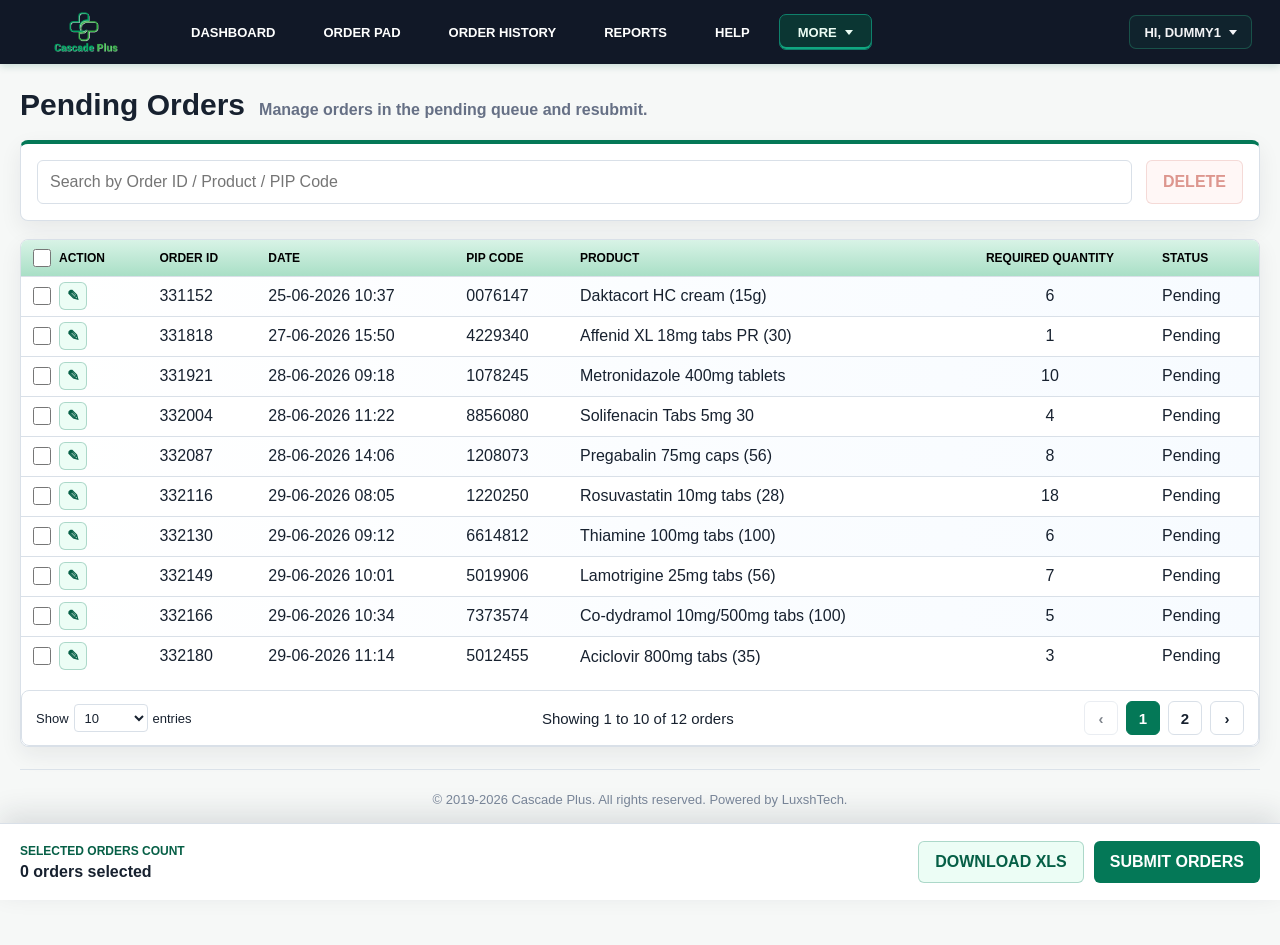
<file: pending.html>
<!doctype html>
<html lang="en">

<head>
  <meta charset="utf-8" />
  <meta name="viewport" content="width=device-width, initial-scale=1" />
  <title>CASCADE Pending Orders</title>
  <style>
    :root {
      --green: #047857;
      --green-dark: #065f46;
      --green-soft: #ecfdf5;
      --table-header-gradient: linear-gradient(180deg, #d8f3e6 0%, #a9dfc6 100%);
      --row-alt-gradient: linear-gradient(90deg, #ffffff 0%, #f7fbff 100%);
      --row-active-gradient: linear-gradient(90deg, #f7fffb 0%, #e4faef 100%);
      --ink: #17212f;
      --muted: #667085;
      --line: #d9e0e8;
      --soft: #f6f8fa;
      --app-bg: #f6f8f7;
      --panel: #ffffff;
      --red: #c24132;
      --red-soft: #fff1f0;
      --shadow: 0 18px 44px rgba(23, 33, 47, 0.14);
      font-family: "Segoe UI", Arial, sans-serif;
    }

    * {
      box-sizing: border-box;
    }

    [hidden] {
      display: none !important;
    }

    body {
      margin: 0;
      min-width: 320px;
      color: var(--ink);
      background: var(--app-bg);
      background-attachment: fixed;
      background-size: cover;
  background-position: center bottom;
    }

    button,
    input,
    select {
      font: inherit;
    }

    button {
      cursor: pointer;
    }

    button:disabled {
      cursor: not-allowed;
      opacity: 0.55;
    }

    .app-shell {
      min-height: 100vh;
      padding-bottom: 96px;
    }

    .topbar {
      min-height: 64px;
      display: grid;
      grid-template-columns: auto minmax(0, 1fr) auto;
      align-items: center;
      gap: 22px;
      padding: 0 24px;
      color: #fff;
      background: #111827;
      box-shadow: 0 2px 8px rgba(6, 95, 70, 0.2);
    }

    .brand {
      display: inline-flex;
      align-items: center;
    }

    .brand-logo {
      width: auto;
      height: 48px;
      max-width: 124px;
      object-fit: contain;
    }

    .main-nav {
      display: flex;
      align-items: flex-end;
      gap: 8px;
      align-self: stretch;
      overflow: visible;
    }

    .main-nav a,
    .main-nav button,
    .profile-button {
      min-height: 44px;
      border: 0;
      border-radius: 8px 8px 0 0;
      padding: 0 16px;
      display: inline-flex;
      align-items: center;
      justify-content: center;
      color: #fff;
      background: transparent;
      font-size: 13px;
      font-weight: 800;
      text-decoration: none;
      text-transform: uppercase;
      text-align: center;
      white-space: nowrap;
    }

    .main-nav a.active,
    .main-nav a:hover,
    .main-nav button.active,
    .main-nav button:hover,
    .nav-more.active>.more-toggle,
    .nav-more:hover>.more-toggle,
    .nav-more:focus-within>.more-toggle {
      color: var(--green);
      background: #fff;
    }

    .main-nav a.active,
    .main-nav button.active,
    .nav-more.active {
      position: relative;
      margin-top: 12px;
    }

    .nav-more {
      position: relative;
      display: inline-flex;
      align-items: flex-end;
    }

    .more-toggle {
      gap: 8px;
    }

    .more-toggle::after {
      content: "";
      width: 0;
      height: 0;
      border-left: 4px solid transparent;
      border-right: 4px solid transparent;
      border-top: 5px solid currentColor;
    }

    .more-menu {
      position: absolute;
      top: calc(100% - 1px);
      left: 0;
      z-index: 30;
      min-width: 178px;
      display: none;
      flex-direction: column;
      gap: 4px;
      padding: 8px;
      border-radius: 0 0 8px 8px;
      background: #fff;
      box-shadow: 0 16px 34px rgba(15, 23, 42, 0.2);
    }

    .nav-more:hover .more-menu,
    .nav-more:focus-within .more-menu {
      display: flex;
    }

    .main-nav .more-menu a {
      position: static;
      min-height: 38px;
      border-radius: 6px;
      margin-top: 0;
      padding: 0 12px;
      color: var(--ink);
      background: transparent;
    }

    .main-nav .more-menu a:hover,
    .main-nav .more-menu a:focus-visible,
    .main-nav .more-menu a.active {
      color: #fff;
      background: var(--green);
    }

    .profile-button {
      min-height: 36px;
      gap: 8px;
      border-radius: 999px;
      border: 1px solid rgba(255, 255, 255, 0.16);
      color: #fff;
      background: rgba(255, 255, 255, 0.08);
    }

    .profile-button::after {
      content: "";
      width: 8px;
      height: 8px;
      border-right: 1.5px solid currentColor;
      border-bottom: 1.5px solid currentColor;
      transform: translateY(-2px) rotate(45deg);
    }

    .account-menu {
      position: relative;
      justify-self: end;
    }

    .account-dropdown {
      position: absolute;
      top: calc(100% + 8px);
      right: 0;
      z-index: 60;
      width: min(232px, calc(100vw - 24px));
      display: none;
      flex-direction: column;
      padding: 8px 0;
      border-radius: 8px;
      color: rgba(255, 255, 255, 0.9);
      background: #0f1726;
      box-shadow: 0 12px 24px rgba(15, 23, 42, 0.28);
    }

    .account-menu.is-open .account-dropdown {
      display: flex;
    }

    .account-dropdown::before {
      content: "";
      position: absolute;
      top: -9px;
      right: 18px;
      width: 18px;
      height: 18px;
      background: #0f1726;
      border-radius: 3px 0 0 0;
      transform: rotate(45deg);
    }

    .account-menu-item {
      min-height: 50px;
      display: flex;
      align-items: center;
      gap: 16px;
      border: 0;
      padding: 0 16px;
      color: rgba(255, 255, 255, 0.86);
      background: transparent;
      font-size: 12px;
      font-weight: 700;
      letter-spacing: 1.8px;
      text-align: left;
      text-transform: uppercase;
    }

    .account-menu-item:hover,
    .account-menu-item:focus-visible {
      color: #fff;
      background: rgba(255, 255, 255, 0.06);
      outline: 0;
    }

    .account-menu-item svg {
      width: 22px;
      height: 22px;
      flex: 0 0 auto;
      stroke: currentColor;
      stroke-width: 1.6;
      stroke-linecap: round;
      stroke-linejoin: round;
      fill: none;
    }

    .account-menu-separator {
      height: 1px;
      margin: 8px 0;
      background: rgba(255, 255, 255, 0.18);
    }

    .workspace {
      max-width: 1420px;
      margin: 0 auto;
      padding: 24px 20px 40px;
    }

    .site-footer {
      margin-top: 22px;
      border-top: 1px solid rgba(217, 224, 232, 0.9);
      padding: 22px 0 2px;
      color: #7a879a;
      font-size: 13px;
      text-align: center;
    }

    .page-heading {
      display: flex;
      justify-content: space-between;
      align-items: center;
      gap: 18px;
      margin-bottom: 18px;
    }

    .heading-copy {
      display: flex;
      align-items: baseline;
      gap: 14px;
      flex-wrap: wrap;
    }

    h1,
    h2,
    h3,
    p {
      margin-top: 0;
    }

    h1 {
      margin-bottom: 0;
      font-size: 30px;
      line-height: 1.12;
    }

    h2 {
      margin-bottom: 0;
      font-size: 18px;
      line-height: 1.25;
    }

    .eyebrow {
      margin: 0 0 5px;
      color: var(--green);
      font-size: 12px;
      font-weight: 900;
      text-transform: uppercase;
    }

    .subheading {
      margin: 0;
      color: var(--muted);
      font-weight: 600;
    }

    .status-pill {
      min-height: 30px;
      display: inline-flex;
      align-items: center;
      border-radius: 999px;
      padding: 0 11px;
      color: var(--green-dark);
      background: var(--green-soft);
      font-size: 12px;
      font-weight: 900;
    }

    .toolbar,
    .modal-panel {
      border: 1px solid var(--line);
      border-radius: 8px;
      background: var(--panel);
      box-shadow: 0 8px 22px rgba(23, 33, 47, 0.07);
    }

    .toolbar {
      display: grid;
      grid-template-columns: minmax(240px, 1fr) auto;
      gap: 14px;
      align-items: end;
      margin-bottom: 18px;
      padding: 16px;
      border-top: 4px solid var(--green);
    }

    .toolbar-actions {
      display: flex;
      gap: 10px;
      align-items: center;
      align-self: end;
    }

    label {
      display: grid;
      gap: 6px;
    }

    label span,
    .meta-label {
      color: var(--muted);
      font-size: 12px;
      font-weight: 800;
      text-transform: uppercase;
    }

    input {
      width: 100%;
      min-height: 44px;
      border: 1px solid var(--line);
      border-radius: 6px;
      padding: 0 12px;
      color: var(--ink);
      background: #fff;
      outline: none;
    }

    input:focus {
      border-color: rgba(4, 120, 87, 0.65);
      box-shadow: 0 0 0 3px rgba(4, 120, 87, 0.12);
    }

    .orders-table-shell {
      overflow-x: auto;
      border: 1px solid var(--line);
      border-radius: 8px;
      background: #fff;
      box-shadow: 0 8px 22px rgba(23, 33, 47, 0.07);
    }

    .pending-table {
      width: 100%;
      min-width: 1040px;
      border-collapse: collapse;
    }

    .pending-table th,
    .pending-table td {
      border-bottom: 1px solid var(--line);
      text-align: left;
      vertical-align: middle;
    }

    .pending-table th {
      padding: 9px 12px;
      color: #000;
      background: var(--table-header-gradient);
      font-size: 12px;
      font-weight: 900;
      text-transform: uppercase;
      white-space: nowrap;
    }

    .pending-table tbody tr {
      height: 40px;
      background: #fff;
    }

    .pending-table tbody tr:nth-child(odd) {
      background: var(--row-alt-gradient);
    }

    .pending-table td {
      padding: 5px 12px;
    }

    .pending-table th:nth-child(6),
    .pending-table td:nth-child(6) {
      text-align: center;
    }

    .pending-table tbody tr:hover,
    .pending-table tbody tr.selected {
      background: var(--row-active-gradient);
    }

    .pending-table tbody tr:last-child td {
      border-bottom: 0;
    }

    .table-footer {
      display: flex;
      justify-content: space-between;
      align-items: center;
      gap: 16px;
      margin-top: 14px;
      border: 1px solid var(--line);
      border-radius: 8px;
      padding: 10px 14px;
      background: #fff;
      font-size: 15px;
    }

    .entries-control {
      display: inline-flex;
      align-items: center;
      gap: 5px;
      color: var(--ink);
      font-size: 13px;
      font-weight: 500;
      white-space: nowrap;
    }

    .entries-control span {
      color: var(--ink);
      font-size: 13px;
      font-weight: 500;
      text-transform: none;
    }

    .entries-control select {
      width: auto;
      min-height: 28px;
      border: 1px solid var(--line);
      border-radius: 4px;
      padding: 0 24px 0 6px;
      color: var(--ink);
      background: #fff;
      font-size: 13px;
    }

    .pagination {
      display: inline-flex;
      align-items: center;
      gap: 8px;
    }

    .pagination button {
      min-width: 34px;
      min-height: 34px;
      border: 1px solid var(--line);
      border-radius: 6px;
      color: var(--ink);
      background: #fff;
      font-weight: 900;
    }

    .pagination button.active {
      border-color: var(--green);
      color: #fff;
      background: var(--green);
    }

    .action-header,
    .action-cell {
      display: flex;
      align-items: center;
      gap: 8px;
    }

    .row-select,
    .select-all {
      width: 18px;
      height: 18px;
      min-height: 18px;
      margin: 0;
      padding: 0;
      accent-color: var(--green);
    }

    .edit-icon-button {
      width: 28px;
      height: 28px;
      display: grid;
      place-items: center;
      border: 1px solid rgba(4, 120, 87, 0.28);
      border-radius: 6px;
      color: var(--green-dark);
      background: var(--green-soft);
      font-size: 15px;
      font-weight: 900;
    }

    .detail-card {
      display: grid;
      gap: 4px;
      min-height: 62px;
      border: 1px solid var(--line);
      border-radius: 8px;
      padding: 10px;
      background: #fff;
    }

    .detail-card.product {
      grid-column: 1 / -1;
      min-height: 74px;
      border-color: rgba(4, 120, 87, 0.18);
      background: #fbfefd;
    }

    .detail-card strong {
      font-size: 14px;
      line-height: 1.35;
    }

    .table-strong {
      font-weight: 900;
    }

    .product-name {
      min-width: 260px;
      line-height: 1.35;
    }

    .primary-action,
    .secondary-action,
    .danger-action,
    .ghost-action {
      min-height: 42px;
      border-radius: 6px;
      padding: 0 16px;
      font-weight: 900;
      text-transform: uppercase;
      white-space: nowrap;
    }

    .primary-action {
      border: 0;
      color: #fff;
      background: var(--green);
    }

    .primary-action:hover {
      background: var(--green-dark);
    }

    .secondary-action {
      color: var(--green-dark);
      border: 1px solid rgba(4, 120, 87, 0.28);
      background: var(--green-soft);
    }

    .ghost-action {
      color: var(--green-dark);
      border: 1px solid var(--line);
      background: #fff;
    }

    .danger-action {
      color: var(--red);
      border: 1px solid rgba(194, 65, 50, 0.3);
      background: var(--red-soft);
    }

    .toolbar .danger-action {
      min-height: 44px;
    }

    .empty-state {
      border: 1px dashed var(--line);
      border-radius: 8px;
      padding: 34px;
      text-align: center;
      background: #fff;
    }

    .bottom-bar {
      position: fixed;
      z-index: 40;
      left: 0;
      right: 0;
      bottom: 0;
      border-top: 1px solid var(--line);
      background: rgba(255, 255, 255, 0.96);
      box-shadow: 0 -10px 28px rgba(23, 33, 47, 0.12);
    }

    .bottom-bar-inner {
      max-width: 1420px;
      min-height: 76px;
      margin: 0 auto;
      padding: 12px 20px;
      display: flex;
      align-items: center;
      justify-content: space-between;
      gap: 10px;
    }

    .footer-selected-count {
      display: grid;
      gap: 5px;
      color: var(--green-dark);
      font-size: 12px;
      font-weight: 900;
      text-transform: uppercase;
    }

    .footer-selected-count strong {
      color: var(--ink);
      font-size: 16px;
      text-transform: none;
    }

    .bottom-actions {
      display: flex;
      align-items: center;
      justify-content: flex-end;
      gap: 10px;
    }

    dialog {
      border: 0;
      padding: 0;
      background: transparent;
    }

    dialog::backdrop {
      background: rgba(17, 24, 39, 0.48);
    }

    .modal-panel {
      width: min(520px, calc(100vw - 32px));
      overflow: hidden;
    }

    .modal-panel.small {
      width: min(440px, calc(100vw - 32px));
    }

    .modal-header,
    .modal-body,
    .modal-footer {
      padding: 18px 22px;
    }

    .modal-header {
      display: flex;
      justify-content: space-between;
      gap: 16px;
      border-bottom: 1px solid var(--line);
      background: #fff;
    }

    .modal-body {
      display: grid;
      gap: 12px;
      background: #f8fafc;
    }

    .warning-icon {
      width: 70px;
      height: 70px;
      display: grid;
      place-items: center;
      margin: 0 auto 12px;
      border: 3px solid #ffb982;
      border-radius: 999px;
      color: #ff9d57;
      font-size: 42px;
      font-weight: 300;
      line-height: 1;
    }

    .confirm-message {
      text-align: center;
    }

    .modal-footer {
      display: flex;
      justify-content: center;
      gap: 10px;
      border-top: 1px solid var(--line);
      background: #fff;
    }

    .icon-close {
      width: 36px;
      height: 36px;
      flex: 0 0 auto;
      border: 1px solid var(--line);
      border-radius: 999px;
      color: var(--muted);
      background: #fff;
      font-size: 24px;
      line-height: 1;
    }

    .quantity-stepper {
      display: grid;
      grid-template-columns: 44px minmax(64px, 1fr) 44px;
      overflow: hidden;
      border: 1px solid var(--line);
      border-radius: 8px;
      background: #fff;
    }

    .quantity-stepper button {
      min-height: 46px;
      border: 0;
      color: var(--green-dark);
      background: var(--green-soft);
      font-size: 20px;
      font-weight: 900;
    }

    .quantity-stepper input {
      min-height: 46px;
      border: 0;
      border-radius: 0;
      text-align: center;
      font-weight: 900;
    }

    .toast-region {
      position: fixed;
      z-index: 90;
      top: 18px;
      right: 18px;
      display: grid;
      gap: 10px;
    }

    .toast {
      width: min(360px, calc(100vw - 36px));
      border-left: 4px solid var(--green);
      border-radius: 8px;
      padding: 14px 16px;
      background: #fff;
      box-shadow: var(--shadow);
      font-weight: 800;
      transition: opacity 180ms ease, transform 180ms ease;
    }

    @media (max-width: 760px) {
      .topbar {
        grid-template-columns: 1fr;
        padding: 14px;
      }

      .main-nav {
        align-items: center;
        flex-wrap: wrap;
      }

      .main-nav a,
      .main-nav button {
        min-height: 36px;
        border-radius: 8px;
      }

      .main-nav a.active,
      .main-nav button.active,
      .nav-more.active {
        margin-top: 0;
      }

      .page-heading,
      .bottom-bar-inner {
        align-items: stretch;
        flex-direction: column;
      }

      .bottom-actions {
        justify-content: stretch;
      }

      .table-footer {
        align-items: stretch;
        flex-direction: column;
      }

      .toolbar,
      .toolbar-actions {
        align-items: stretch;
        flex-direction: column;
      }

      .modal-footer {
        flex-direction: column-reverse;
      }
    }
  </style>
  <link rel="stylesheet" href="navigation.css" />
</head>

<body>
  <div class="app-shell">
    <header class="topbar">
      <a class="brand" href="index.html" aria-label="CASCADE home">
        <img class="brand-logo" src="logo.png" alt="CASCADE Plus" />
      </a>
      <nav class="main-nav" aria-label="Primary">
        <a href="Dashboard.html">Dashboard</a>
        <a href="index.html">Order Pad</a>
        <a href="history.html">Order History</a>
        <a href="report.html">Reports</a>
        <a href="help.html">Help</a>
        <div class="nav-more active">
          <button class="more-toggle" type="button" aria-haspopup="true" aria-expanded="false">More</button>
          <div class="more-menu" role="menu">
            <a class="active" href="pending.html" role="menuitem">Pending Order</a>
            <a href="outofstock.html" role="menuitem">Out Of Stock</a>
          </div>
        </div>
      </nav>
      <div class="account-menu">
        <button class="profile-button" type="button" aria-haspopup="true" aria-expanded="false">HI, DUMMY1</button>
        <div class="account-dropdown" role="menu">
          <button class="account-menu-item" type="button" role="menuitem">
            <svg viewBox="0 0 24 24" aria-hidden="true">
              <path d="M3 11.5 12 4l9 7.5"></path>
              <path d="M5.5 10.5V20h13v-9.5"></path>
              <path d="M9.5 17h5"></path>
              <path d="M9 14h2"></path>
              <path d="M13 14h2"></path>
            </svg>
            Reset Password
          </button>
          <span class="account-menu-separator" aria-hidden="true"></span>
          <button class="account-menu-item" type="button" role="menuitem">
            <svg viewBox="0 0 24 24" aria-hidden="true">
              <circle cx="7.5" cy="16.5" r="3"></circle>
              <path d="m10 14 7.5-7.5"></path>
              <path d="m15.5 8.5 2 2"></path>
              <path d="m18 6 2 2"></path>
            </svg>
            Log Out
          </button>
        </div>
      </div>
    </header>

    <main class="workspace">
      <section class="page-heading" aria-labelledby="pageTitle">
        <div class="heading-copy">
          <h1 id="pageTitle">Pending Orders</h1>
          <p class="subheading">Manage orders in the pending queue and resubmit.</p>
        </div>
      </section>

      <section class="toolbar" aria-label="Search pending orders">
        <label>
          <input id="orderSearch" type="search" placeholder="Search by Order ID / Product / PIP Code"
            autocomplete="off" aria-label="Search orders" />
        </label>
        <div class="toolbar-actions">
          <button class="danger-action" id="deleteSelected" type="button">Delete</button>
        </div>
      </section>

      <section class="orders-table-shell" id="ordersGrid" aria-label="Pending order list"></section>
      <section class="empty-state" id="emptyState" hidden>
        <h2>No pending orders found</h2>
        <p>Adjust the search to see more orders.</p>
      </section>
      <footer class="site-footer">© 2019-2026 Cascade Plus. All rights reserved. Powered by LuxshTech.</footer>
    </main>
  </div>

  <section class="bottom-bar" aria-label="Submit selected orders">
    <div class="bottom-bar-inner">
      <div class="footer-selected-count" aria-live="polite">
        <span>Selected Orders Count</span>
        <strong id="selectedOrdersCount">0 orders selected</strong>
      </div>
      <div class="bottom-actions">
        <button class="secondary-action" id="downloadXls" type="button">Download XLS</button>
        <button class="primary-action" id="submitOrders" type="button">Submit Orders</button>
      </div>
    </div>
  </section>

  <dialog id="quantityDialog">
    <section class="modal-panel small" aria-labelledby="quantityTitle">
      <header class="modal-header">
        <div>
          <p class="eyebrow">Edit Quantity</p>
          <h2 id="quantityTitle">Update Required Quantity</h2>
        </div>
        <button class="icon-close" type="button" data-close-quantity aria-label="Close">&times;</button>
      </header>
      <div class="modal-body">
        <div class="detail-card product">
          <span class="meta-label">Product</span>
          <strong id="quantityProduct">Product</strong>
        </div>
        <label>
          <span>Quantity</span>
          <div class="quantity-stepper">
            <button id="decreaseQuantity" type="button" aria-label="Decrease quantity">-</button>
            <input id="quantityInput" type="number" min="1" value="1" />
            <button id="increaseQuantity" type="button" aria-label="Increase quantity">+</button>
          </div>
        </label>
      </div>
      <footer class="modal-footer">
        <button class="ghost-action" type="button" data-close-quantity>Cancel</button>
        <button class="primary-action" id="saveQuantity" type="button">Save</button>
      </footer>
    </section>
  </dialog>

  <dialog id="deleteDialog">
    <section class="modal-panel small" aria-labelledby="deleteTitle">
      <header class="modal-header">
        <div>
          <p class="eyebrow" id="deleteEyebrow">Pending Order Action</p>
          <h2 id="deleteTitle">Are you sure?</h2>
        </div>
        <button class="icon-close" type="button" data-close-delete aria-label="Close">&times;</button>
      </header>
      <div class="modal-body" id="deleteContent"></div>
      <footer class="modal-footer">
        <button class="ghost-action" type="button" data-close-delete>No</button>
        <button class="primary-action" id="confirmDelete" type="button">Yes</button>
      </footer>
    </section>
  </dialog>

  <div class="toast-region" id="toastRegion" aria-live="polite"></div>

  <script src="account-menu.js"></script>
  <script>
    const orders = [
      { id: "331152", date: "25-06-2026 10:37", pip: "0076147", product: "Daktacort HC cream (15g)", quantity: 6, status: "Pending" },
      { id: "331818", date: "27-06-2026 15:50", pip: "4229340", product: "Affenid XL 18mg tabs PR (30)", quantity: 1, status: "Pending" },
      { id: "331921", date: "28-06-2026 09:18", pip: "1078245", product: "Metronidazole 400mg tablets", quantity: 10, status: "Pending" },
      { id: "332004", date: "28-06-2026 11:22", pip: "8856080", product: "Solifenacin Tabs 5mg 30", quantity: 4, status: "Pending" },
      { id: "332087", date: "28-06-2026 14:06", pip: "1208073", product: "Pregabalin 75mg caps (56)", quantity: 8, status: "Pending" },
      { id: "332116", date: "29-06-2026 08:05", pip: "1220250", product: "Rosuvastatin 10mg tabs (28)", quantity: 18, status: "Pending" },
      { id: "332130", date: "29-06-2026 09:12", pip: "6614812", product: "Thiamine 100mg tabs (100)", quantity: 6, status: "Pending" },
      { id: "332149", date: "29-06-2026 10:01", pip: "5019906", product: "Lamotrigine 25mg tabs (56)", quantity: 7, status: "Pending" },
      { id: "332166", date: "29-06-2026 10:34", pip: "7373574", product: "Co-dydramol 10mg/500mg tabs (100)", quantity: 5, status: "Pending" },
      { id: "332180", date: "29-06-2026 11:14", pip: "5012455", product: "Aciclovir 800mg tabs (35)", quantity: 3, status: "Pending" },
      { id: "332193", date: "29-06-2026 11:46", pip: "3934270", product: "Epimax Cream (500g)", quantity: 12, status: "Pending" },
      { id: "332208", date: "29-06-2026 12:21", pip: "4059143", product: "GlucoRX CarePoint Ultra pen needles 100", quantity: 3, status: "Pending" }
    ];

    const state = {
      search: "",
      selectedIds: [],
      activeOrderId: null,
      pendingConfirmAction: null,
      currentPage: 1,
      pageSize: 10
    };

    const els = {
      ordersGrid: document.querySelector("#ordersGrid"),
      emptyState: document.querySelector("#emptyState"),
      orderSearch: document.querySelector("#orderSearch"),
      selectedOrdersCount: document.querySelector("#selectedOrdersCount"),
      deleteSelected: document.querySelector("#deleteSelected"),
      quantityDialog: document.querySelector("#quantityDialog"),
      quantityProduct: document.querySelector("#quantityProduct"),
      quantityInput: document.querySelector("#quantityInput"),
      deleteDialog: document.querySelector("#deleteDialog"),
      deleteEyebrow: document.querySelector("#deleteEyebrow"),
      deleteTitle: document.querySelector("#deleteTitle"),
      deleteContent: document.querySelector("#deleteContent"),
      confirmDelete: document.querySelector("#confirmDelete"),
      toastRegion: document.querySelector("#toastRegion")
    };

    function escapeHtml(value) {
      return String(value).replace(/[&<>"']/g, (char) => ({
        "&": "&amp;",
        "<": "&lt;",
        ">": "&gt;",
        '"': "&quot;",
        "'": "&#039;"
      })[char]);
    }

    function activeOrder() {
      return orders.find((order) => order.id === state.activeOrderId);
    }

    function visibleOrders() {
      const needle = state.search.trim().toLowerCase();
      return orders.filter((order) => !needle || [
        order.id,
        order.date,
        order.product,
        order.pip,
        order.status
      ].some((value) => value.toLowerCase().includes(needle)));
    }

    function render() {
      updatePageState();
      renderOrders();
    }

    function updatePageState() {
      state.selectedIds = state.selectedIds.filter((id) => orders.some((order) => order.id === id));
      els.selectedOrdersCount.textContent = `${state.selectedIds.length} order${state.selectedIds.length === 1 ? "" : "s"} selected`;
      els.deleteSelected.disabled = state.selectedIds.length === 0;
    }

    function renderOrders() {
      const rows = visibleOrders();
      const pageCount = Math.max(1, Math.ceil(rows.length / state.pageSize));
      state.currentPage = Math.min(state.currentPage, pageCount);
      const start = (state.currentPage - 1) * state.pageSize;
      const pageRows = rows.slice(start, start + state.pageSize);
      els.emptyState.hidden = rows.length > 0;
      const visibleIds = pageRows.map((order) => order.id);
      const allVisibleSelected = visibleIds.length > 0 && visibleIds.every((id) => state.selectedIds.includes(id));
      const someVisibleSelected = visibleIds.some((id) => state.selectedIds.includes(id));
      els.ordersGrid.innerHTML = rows.length
        ? `
            <table class="pending-table">
              <thead>
                <tr>
                  <th>
                    <div class="action-header">
                      <input class="select-all" type="checkbox" data-select-all-visible ${allVisibleSelected ? "checked" : ""} />
                      <span>Action</span>
                    </div>
                  </th>
                  <th>Order ID</th>
                  <th>Date</th>
                  <th>PIP code</th>
                  <th>Product</th>
                  <th>Required Quantity</th>
                  <th>Status</th>
                </tr>
              </thead>
              <tbody>
                ${pageRows.map(orderRowTemplate).join("")}
              </tbody>
            </table>
            ${renderTableFooter(rows.length, state.currentPage, pageCount, "orders")}
          `
        : "";
      const selectAll = els.ordersGrid.querySelector("[data-select-all-visible]");
      if (selectAll) selectAll.indeterminate = someVisibleSelected && !allVisibleSelected;
    }

    function renderTableFooter(totalCount, currentPage, pageCount, label) {
      const start = (currentPage - 1) * state.pageSize + 1;
      const end = Math.min(totalCount, currentPage * state.pageSize);
      const buttons = Array.from({ length: pageCount }, (_, index) => {
        const page = index + 1;
        return `<button class="${page === currentPage ? "active" : ""}" type="button" data-page="${page}" aria-label="Go to page ${page}">${page}</button>`;
      }).join("");
      return `
          <div class="table-footer">
            <label class="entries-control">
              <span>Show</span>
              <select data-page-size aria-label="Rows per page">
                ${[10, 25, 50, 100].map((size) => `<option value="${size}" ${size === state.pageSize ? "selected" : ""}>${size}</option>`).join("")}
              </select>
              <span>entries</span>
            </label>
            <span>Showing ${start} to ${end} of ${totalCount} ${label}</span>
            <nav class="pagination" aria-label="Pagination">
              <button type="button" data-page="${Math.max(1, currentPage - 1)}" ${currentPage === 1 ? "disabled" : ""} aria-label="Previous page">&lsaquo;</button>
              ${buttons}
              <button type="button" data-page="${Math.min(pageCount, currentPage + 1)}" ${currentPage === pageCount ? "disabled" : ""} aria-label="Next page">&rsaquo;</button>
            </nav>
          </div>
        `;
    }

    function orderRowTemplate(order) {
      const selected = state.selectedIds.includes(order.id);
      return `
          <tr class="${selected ? "selected" : ""}" data-order-id="${order.id}">
            <td>
              <div class="action-cell">
                <input class="row-select" type="checkbox" data-select-order="${order.id}" aria-label="Select order ${order.id}" ${selected ? "checked" : ""} />
                <button class="edit-icon-button" type="button" data-edit-quantity="${order.id}" aria-label="Edit quantity for order ${order.id}" title="Edit quantity">✎</button>
              </div>
            </td>
            <td>${order.id}</td>
            <td>${order.date}</td>
            <td>${order.pip}</td>
            <td class="product-name">${escapeHtml(order.product)}</td>
            <td>${order.quantity}</td>
            <td>${order.status}</td>
          </tr>
        `;
    }

    function openQuantity(orderId) {
      state.activeOrderId = orderId;
      const order = activeOrder();
      if (!order) return;
      els.quantityProduct.textContent = order.product;
      els.quantityInput.value = order.quantity;
      els.quantityDialog.showModal();
    }

    function stepQuantity(amount) {
      els.quantityInput.value = Math.max(1, Number(els.quantityInput.value || 1) + amount);
    }

    function saveQuantity() {
      const order = activeOrder();
      if (!order) return;
      order.quantity = Math.max(1, Number(els.quantityInput.value || 1));
      els.quantityDialog.close();
      render();
      toast(`Quantity updated for Order #${order.id}`);
    }

    function openDeleteSelected() {
      if (!state.selectedIds.length) {
        toast("Select at least one pending order to delete");
        return;
      }
      const count = state.selectedIds.length;
      openConfirmation({
        eyebrow: "Delete Pending Orders",
        message: `You want to delete ${count} selected order${count === 1 ? "" : "s"}?`,
        confirmClass: "danger-action",
        onConfirm: deleteSelectedOrders
      });
    }

    function openConfirmation({ eyebrow, message, confirmClass = "primary-action", onConfirm }) {
      state.pendingConfirmAction = onConfirm;
      els.deleteEyebrow.textContent = eyebrow;
      els.deleteTitle.textContent = "Are you sure?";
      els.confirmDelete.className = confirmClass;
      els.confirmDelete.textContent = "Yes";
      els.deleteContent.innerHTML = `
          <div class="warning-icon" aria-hidden="true">!</div>
          <p class="subheading confirm-message">${escapeHtml(message)}</p>
        `;
      els.deleteDialog.showModal();
    }

    function deleteSelectedOrders() {
      const selected = [...state.selectedIds];
      for (const id of selected) {
        const index = orders.findIndex((item) => item.id === id);
        if (index > -1) orders.splice(index, 1);
      }
      state.selectedIds = [];
      render();
      toast(`${selected.length} order${selected.length === 1 ? "" : "s"} deleted`);
    }

    function confirmPendingAction() {
      els.deleteDialog.close();
      if (typeof state.pendingConfirmAction === "function") {
        const action = state.pendingConfirmAction;
        state.pendingConfirmAction = null;
        action();
      }
    }

    function toggleSelected(orderId, checked) {
      state.selectedIds = checked
        ? Array.from(new Set([...state.selectedIds, orderId]))
        : state.selectedIds.filter((id) => id !== orderId);
      render();
    }

    function selectVisible() {
      const visibleIds = visibleOrders().map((order) => order.id);
      const allSelected = visibleIds.length > 0 && visibleIds.every((id) => state.selectedIds.includes(id));
      state.selectedIds = allSelected
        ? state.selectedIds.filter((id) => !visibleIds.includes(id))
        : Array.from(new Set([...state.selectedIds, ...visibleIds]));
      render();
    }

    function requestSubmitSelected() {
      if (!state.selectedIds.length) {
        toast("Select at least one pending order first");
        return;
      }
      const count = state.selectedIds.length;
      openConfirmation({
        eyebrow: "Submit Pending Orders",
        message: `You want to submit ${count} selected order${count === 1 ? "" : "s"}?`,
        onConfirm: submitSelected
      });
    }

    function submitSelected() {
      const count = state.selectedIds.length;
      for (const id of [...state.selectedIds]) {
        const index = orders.findIndex((order) => order.id === id);
        if (index > -1) orders.splice(index, 1);
      }
      state.selectedIds = [];
      render();
      toast(`${count} order${count === 1 ? "" : "s"} submitted`);
    }

    function toast(message) {
      const node = document.createElement("div");
      node.className = "toast";
      node.textContent = message;
      els.toastRegion.appendChild(node);
      window.setTimeout(() => {
        node.style.opacity = "0";
        node.style.transform = "translateY(-8px)";
        window.setTimeout(() => node.remove(), 180);
      }, 2600);
    }

    els.orderSearch.addEventListener("input", (event) => {
      state.search = event.target.value;
      state.currentPage = 1;
      render();
    });

    els.ordersGrid.addEventListener("click", (event) => {
      const pageButton = event.target.closest("[data-page]");
      if (pageButton) {
        state.currentPage = Number(pageButton.dataset.page);
        renderOrders();
        return;
      }

      const editQuantity = event.target.closest("[data-edit-quantity]");
      if (editQuantity) {
        openQuantity(editQuantity.dataset.editQuantity);
      }
    });

    els.ordersGrid.addEventListener("change", (event) => {
      if (event.target.matches("[data-select-order]")) {
        toggleSelected(event.target.dataset.selectOrder, event.target.checked);
      }

      if (event.target.matches("[data-select-all-visible]")) {
        selectVisible();
      }

      if (event.target.matches("[data-page-size]")) {
        state.pageSize = Number(event.target.value);
        state.currentPage = 1;
        renderOrders();
      }
    });

    document.querySelector("#decreaseQuantity").addEventListener("click", () => stepQuantity(-1));
    document.querySelector("#increaseQuantity").addEventListener("click", () => stepQuantity(1));
    document.querySelector("#saveQuantity").addEventListener("click", saveQuantity);
    document.querySelector("#confirmDelete").addEventListener("click", confirmPendingAction);
    document.querySelector("#deleteSelected").addEventListener("click", openDeleteSelected);
    document.querySelector("#downloadXls").addEventListener("click", () => {
      toast(`${state.selectedIds.length} selected order${state.selectedIds.length === 1 ? "" : "s"} ready for XLS download`);
    });
    document.querySelector("#submitOrders").addEventListener("click", requestSubmitSelected);

    document.querySelectorAll("[data-close-quantity]").forEach((button) => {
      button.addEventListener("click", () => els.quantityDialog.close());
    });

    document.querySelectorAll("[data-close-delete]").forEach((button) => {
      button.addEventListener("click", () => {
        state.pendingConfirmAction = null;
        els.deleteDialog.close();
      });
    });

    render();
  </script>
</body>

</html>
</file>
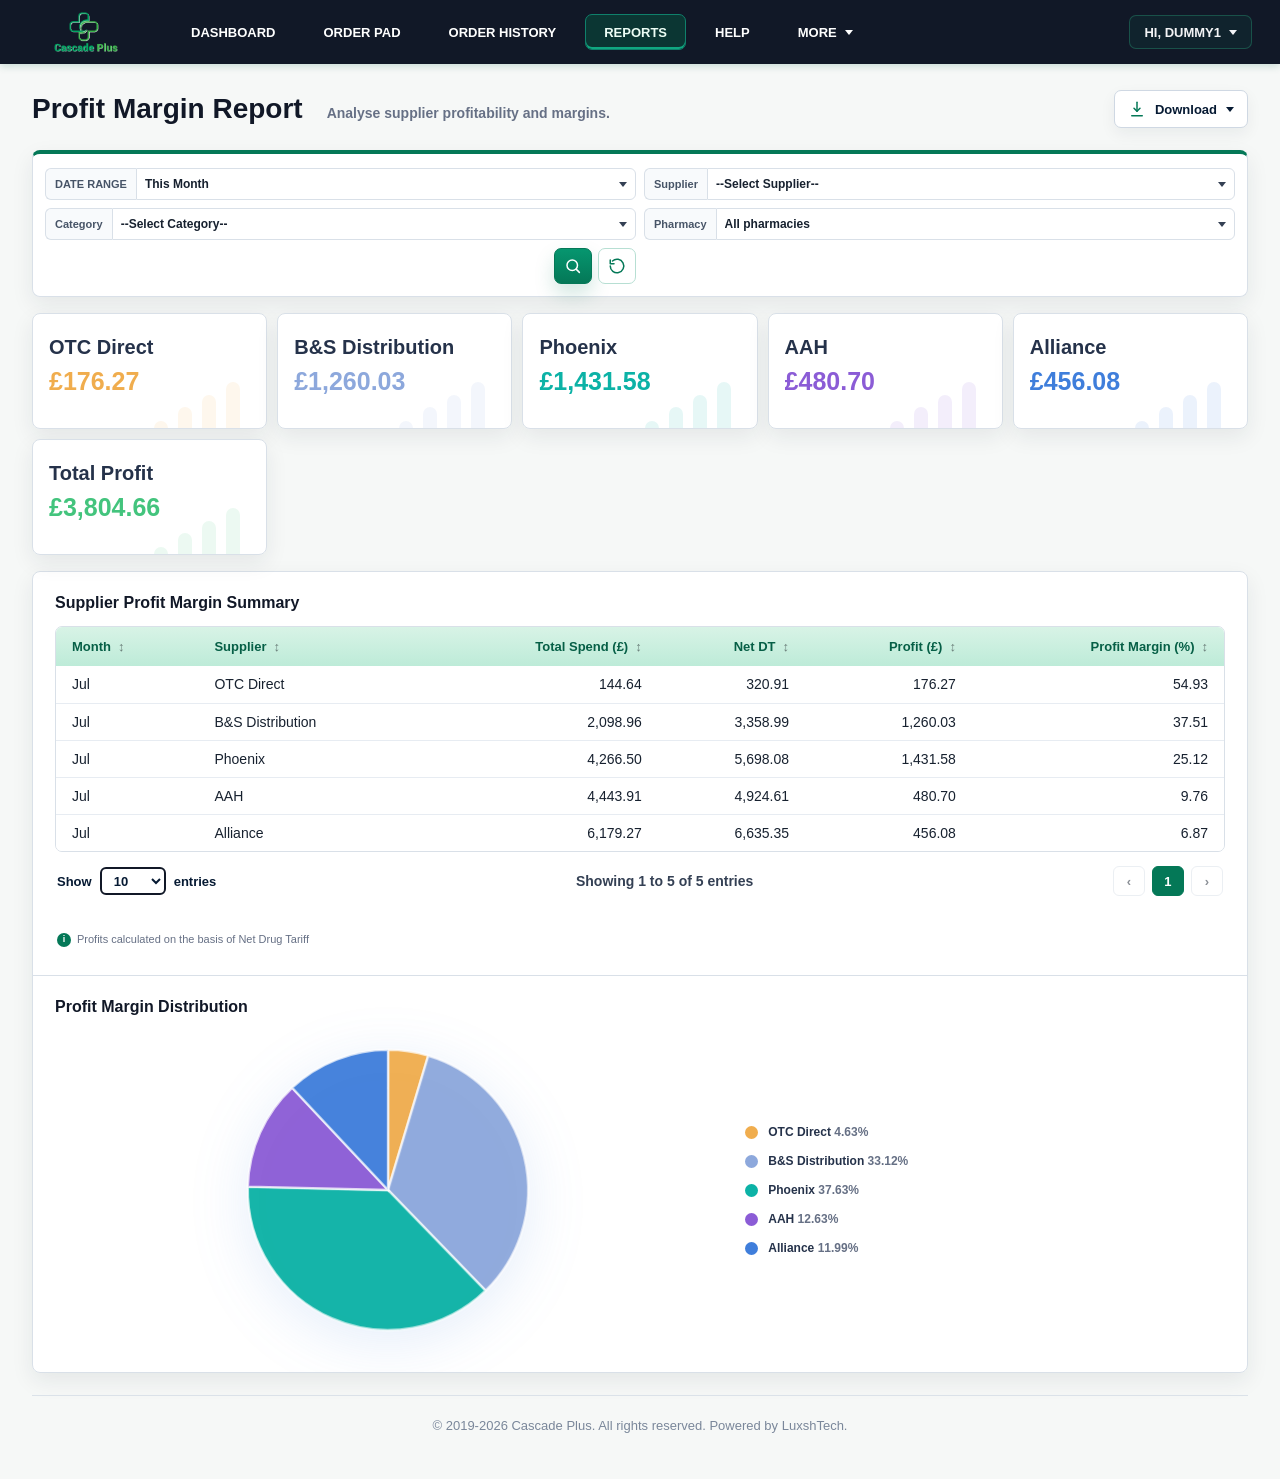
<file: profit.html>
<!doctype html>
<html lang="en">

<head>
    <meta charset="utf-8" />
    <meta name="viewport" content="width=device-width, initial-scale=1" />
    <title>CASCADE Profit Margin Report</title>
    <style>
        :root {
            --green: #047857;
            --green-dark: #065f46;
            --green-soft: #ecfdf5;
            --ink: #17212f;
            --muted: #667085;
            --line: #d9e0e8;
            --app-bg: #f6f8f7;
            --shadow: 0 14px 34px rgba(23, 33, 47, 0.1);
            font-family: "Segoe UI", Arial, sans-serif;
        }

        * {
            box-sizing: border-box;
        }

        [hidden] {
            display: none !important;
        }

        body {
            margin: 0;
            min-width: 320px;
            color: var(--ink);
            background: var(--app-bg);
            background-attachment: fixed;
            background-size: cover;
            background-position: center bottom;
        }

        button,
        input,
        select {
            font: inherit;
        }

        button {
            cursor: pointer;
        }

        button:disabled {
            cursor: not-allowed;
            opacity: .5;
        }

        .app-shell {
            min-height: 100vh;
        }

        .topbar {
            min-height: 64px;
            display: grid;
            grid-template-columns: auto minmax(0, 1fr) auto;
            align-items: center;
            gap: 22px;
            padding: 0 24px;
            color: #fff;
            background: #111827;
            box-shadow: 0 2px 8px rgba(6, 95, 70, 0.2);
        }

        .brand {
            display: inline-flex;
            align-items: center;
        }

        .brand-logo {
            width: auto;
            height: 48px;
            max-width: 124px;
            object-fit: contain;
        }

        .main-nav {
            display: flex;
            align-items: flex-end;
            gap: 8px;
            align-self: stretch;
            overflow: visible;
        }

        .main-nav a,
        .main-nav button,
        .profile-button {
            min-height: 44px;
            border: 0;
            border-radius: 8px 8px 0 0;
            padding: 0 16px;
            display: inline-flex;
            align-items: center;
            justify-content: center;
            color: #fff;
            background: transparent;
            font-size: 13px;
            font-weight: 700;
            text-decoration: none;
            text-transform: uppercase;
            text-align: center;
            white-space: nowrap;
        }

        .main-nav a.active,
        .main-nav a:hover,
        .main-nav button:hover,
        .nav-more:hover>.more-toggle,
        .nav-more:focus-within>.more-toggle {
            color: var(--green);
            background: #fff;
        }

        .main-nav a.active {
            position: relative;
            margin-top: 12px;
        }

        .nav-more {
            position: relative;
            display: inline-flex;
            align-items: flex-end;
        }

        .more-toggle {
            gap: 8px;
        }

        .more-toggle::after,
        .select-wrap::after,
        .download-toggle::after,
        .date-range-control::after {
            content: "";
            width: 0;
            height: 0;
            border-left: 4px solid transparent;
            border-right: 4px solid transparent;
            border-top: 5px solid currentColor;
        }

        .more-menu {
            position: absolute;
            top: calc(100% - 1px);
            left: 0;
            z-index: 30;
            min-width: 178px;
            display: none;
            flex-direction: column;
            gap: 4px;
            padding: 8px;
            border-radius: 0 0 8px 8px;
            background: #fff;
            box-shadow: 0 16px 34px rgba(15, 23, 42, 0.2);
        }

        .nav-more:hover .more-menu,
        .nav-more:focus-within .more-menu {
            display: flex;
        }

        .main-nav .more-menu a {
            min-height: 38px;
            border-radius: 6px;
            margin: 0;
            padding: 0 12px;
            color: var(--ink);
        }

        .main-nav .more-menu a:hover,
        .main-nav .more-menu a:focus-visible {
            color: #fff;
            background: var(--green);
        }

        .profile-button {
            min-height: 36px;
            gap: 8px;
            border-radius: 999px;
            border: 1px solid rgba(255, 255, 255, .16);
            color: #fff;
            background: rgba(255, 255, 255, .12);
        }

        .profile-button::after {
            content: "";
            width: 8px;
            height: 8px;
            border-right: 1.5px solid currentColor;
            border-bottom: 1.5px solid currentColor;
            transform: translateY(-2px) rotate(45deg);
        }

        .account-menu {
            position: relative;
            justify-self: end;
        }

        .account-dropdown {
            position: absolute;
            top: calc(100% + 8px);
            right: 0;
            z-index: 60;
            width: min(232px, calc(100vw - 24px));
            display: none;
            flex-direction: column;
            padding: 8px 0;
            border-radius: 8px;
            color: rgba(255, 255, 255, .9);
            background: #0f1726;
            box-shadow: 0 12px 24px rgba(15, 23, 42, .28);
        }

        .account-menu.is-open .account-dropdown {
            display: flex;
        }

        .account-dropdown::before {
            content: "";
            position: absolute;
            top: -9px;
            right: 18px;
            width: 18px;
            height: 18px;
            border-radius: 3px 0 0;
            background: #0f1726;
            transform: rotate(45deg);
        }

        .account-menu-item {
            min-height: 50px;
            display: flex;
            align-items: center;
            gap: 16px;
            border: 0;
            padding: 0 16px;
            color: rgba(255, 255, 255, .86);
            background: transparent;
            font-size: 12px;
            font-weight: 600;
            letter-spacing: 1.8px;
            text-align: left;
            text-transform: uppercase;
        }

        .account-menu-item svg,
        .icon {
            display: block;
            fill: none;
            stroke: currentColor;
            stroke-linecap: round;
            stroke-linejoin: round;
        }

        .account-menu-item svg {
            width: 22px;
            height: 22px;
            stroke-width: 1.6;
        }

        .account-menu-separator {
            height: 1px;
            margin: 8px 0;
            background: rgba(255, 255, 255, .18);
        }

        .workspace {
            width: min(100%, 1760px);
            margin: 0 auto;
            padding: 26px 32px 24px;
        }

        .heading-row {
            display: flex;
            align-items: center;
            justify-content: space-between;
            gap: 20px;
            margin-bottom: 22px;
        }

        .page-heading {
            display: flex;
            align-items: baseline;
            gap: 24px;
        }

        .page-heading h1 {
            margin: 0;
            color: #111827;
            font-size: 28px;
            font-weight: 600;
            line-height: 1.15;
        }

        .page-heading p {
            margin: 0;
            color: var(--muted);
            font-size: 14px;
            font-weight: 600;
        }

        .download-menu {
            position: relative;
        }

        .download-toggle {
            min-height: 38px;
            display: inline-flex;
            align-items: center;
            gap: 9px;
            border: 1px solid var(--line);
            border-radius: 7px;
            padding: 0 13px;
            color: var(--ink);
            background: #fff;
            font-size: 13px;
            font-weight: 700;
            box-shadow: 0 4px 12px rgba(23, 33, 47, .05);
        }

        .download-toggle .icon {
            color: var(--green);
        }

        .download-options {
            position: absolute;
            top: calc(100% + 7px);
            right: 0;
            z-index: 20;
            min-width: 154px;
            display: none;
            padding: 6px;
            border: 1px solid var(--line);
            border-radius: 7px;
            background: #fff;
            box-shadow: var(--shadow);
        }

        .download-menu.is-open .download-options {
            display: grid;
        }

        .download-options button {
            border: 0;
            border-radius: 5px;
            padding: 9px 10px;
            color: var(--ink);
            background: #fff;
            text-align: left;
        }

        .download-options button:hover {
            color: var(--green-dark);
            background: var(--green-soft);
        }

        .filter-panel,
        .metric-card,
        .analytics-panel {
            border: 1px solid var(--line);
            border-radius: 8px;
            background: #fff;
            box-shadow: var(--shadow);
        }

        .filter-panel {
            margin-bottom: 16px;
            padding: 14px 12px 12px;
        }

        .filter-grid {
            display: grid;
            grid-template-columns: minmax(230px, 1fr) minmax(220px, 1fr) minmax(260px, 1.15fr) minmax(190px, .9fr) auto;
            gap: 8px;
            align-items: center;
        }

        .field {
            min-width: 0;
            display: grid;
            grid-template-columns: max-content minmax(0, 1fr);
        }

        .field>span:first-child {
            min-height: 36px;
            display: inline-flex;
            align-items: center;
            border: 1px solid var(--line);
            border-right: 0;
            border-radius: 6px 0 0 6px;
            padding: 0 10px;
            color: #344054;
            background: #f8fafc;
            font-size: 11px;
            font-weight: 700;
            white-space: nowrap;
        }

        .control,
        .date-range-control {
            min-height: 36px;
            border: 1px solid var(--line);
            border-radius: 0 6px 6px 0;
            display: grid;
            grid-template-columns: minmax(0, 1fr) auto;
            align-items: center;
            gap: 8px;
            padding: 0 10px;
            color: #344054;
            background: #fff;
            font-size: 13px;
            font-weight: 700;
        }

        .date-field {
            grid-template-columns: minmax(0, 1fr);
        }

        .date-range-control {
            border-radius: 6px;
            grid-template-columns: auto minmax(0, 1fr) auto;
        }

        .control select,
        .date-range-control select,
        .custom-date-row input {
            width: 100%;
            min-width: 0;
            border: 0;
            outline: 0;
            color: var(--ink);
            background: transparent;
            font-weight: 700;
        }

        .select-wrap select,
        .date-range-control select {
            appearance: none;
        }

        .icon {
            width: 18px;
            height: 18px;
            stroke-width: 2;
        }

        .custom-date-row {
            display: grid;
            grid-template-columns: repeat(2, minmax(150px, 1fr));
            gap: 8px;
            margin: 0 0 16px;
        }

        .custom-date-row label {
            min-height: 36px;
            border: 1px solid var(--line);
            border-radius: 6px;
            display: grid;
            grid-template-columns: minmax(0, 1fr) auto;
            align-items: center;
            gap: 8px;
            padding: 0 10px;
            background: #fff;
            color: var(--muted);
            font-size: 12px;
            font-weight: 700;
            box-shadow: 0 4px 12px rgba(23, 33, 47, .04);
        }

        .custom-date-row input {
            min-height: 32px;
            color-scheme: light;
        }

        .filter-actions {
            display: flex;
            justify-content: flex-end;
            gap: 6px;
        }

        .soft-button,
        .green-button {
            width: 36px;
            min-width: 36px;
            height: 36px;
            min-height: 36px;
            border-radius: 6px;
            display: inline-flex;
            align-items: center;
            justify-content: center;
            padding: 0;
            font-weight: 700;
        }

        .soft-button {
            border: 1px solid var(--line);
            color: var(--green-dark);
            background: var(--green-soft);
        }

        .green-button {
            border: 1px solid var(--green);
            color: #fff;
            background: linear-gradient(180deg, #06966f 0%, #047857 100%);
            box-shadow: 0 10px 20px rgba(4, 120, 87, .22);
        }

        .metric-grid {
            display: grid;
            grid-template-columns: repeat(auto-fit, minmax(205px, 1fr));
            gap: 10px;
            margin-bottom: 16px;
        }

        .metric-card {
            position: relative;
            min-height: 116px;
            display: grid;
            grid-template-columns: minmax(0, 1fr);
            align-items: start;
            overflow: hidden;
            padding: 20px 16px;
            background: linear-gradient(145deg, var(--tint, #f3fffb), #fff 66%);
        }

        .metric-card::after {
            content: "";
            position: absolute;
            right: 26px;
            bottom: -6px;
            width: 14px;
            height: 52px;
            opacity: .1;
            background: var(--accent);
            border-radius: 8px 8px 0 0;
            box-shadow: -24px 13px 0 0 var(--accent),
                -48px 25px 0 0 var(--accent),
                -72px 39px 0 0 var(--accent);
        }

        .metric-copy {
            min-width: 0;
        }

        .metric-label {
            display: block;
            margin: 2px 0 7px;
            color: #25324a;
            font-size: 20px;
            font-weight: 700;
        }

        .metric-value {
            display: block;
            overflow: hidden;
            color: var(--accent);
            font-size: 25px;
            font-weight: 700;
            line-height: 1.2;
            text-overflow: ellipsis;
            white-space: nowrap;
        }

        .analytics-panel {
            display: grid;
            grid-template-columns: minmax(0, 1.05fr) minmax(420px, .95fr);
            overflow: hidden;
        }

        .table-section,
        .chart-section {
            min-width: 0;
            padding: 20px 22px;
        }

        .chart-section {
            border-left: 1px solid var(--line);
        }

        .section-title {
            margin: 0 0 14px;
            color: #111827;
            font-size: 16px;
            font-weight: 700;
        }

        .table-wrap {
            overflow-x: auto;
            border: 1px solid var(--line);
            border-radius: 7px;
        }

        table {
            width: 100%;
            border-collapse: collapse;
            min-width: 760px;
            font-size: 14px;
        }

        thead th {
            height: 38px;
            padding: 0 16px;
            color: var(--green-dark);
            background: linear-gradient(180deg, #d8f3e6 0%, #c3ead9 100%);
            font-size: 13px;
            font-weight: 700;
            text-align: center;
            white-space: nowrap;
        }

        tbody td {
            height: 38px;
            border-bottom: 1px solid #e7ecf2;
            padding: 0 16px;
            color: #17212f;
            font-weight: 500;
            text-align: center;
            white-space: nowrap;
        }

        tbody tr:last-child td {
            border-bottom: 0;
        }

        tbody tr:hover {
            background: #f8fffc;
        }

        .sort-button {
            border: 0;
            padding: 0;
            color: inherit;
            background: transparent;
            font-weight: inherit;
        }

        .sort-button::after {
            content: "\2195";
            margin-left: 7px;
            color: #6b7f7a;
            font-size: 13px;
        }

        .sort-button[data-direction="asc"]::after {
            content: "\2191";
        }

        .sort-button[data-direction="desc"]::after {
            content: "\2193";
        }

        .empty-block {
            min-height: 214px;
            border: 1px solid #e3e8ef;
            border-radius: 6px;
            display: grid;
            place-items: center;
            padding: 28px;
            text-align: center;
            background: #fff;
        }

        .empty-art {
            position: relative;
            width: 128px;
            height: 96px;
            margin: 0 auto 12px;
        }

        .empty-box {
            position: absolute;
            left: 24px;
            bottom: 12px;
            width: 76px;
            height: 48px;
            border-radius: 6px;
            background: linear-gradient(180deg, #c9ece3 0%, #dff3ee 100%);
            box-shadow: 0 16px 30px rgba(74, 139, 127, .16);
        }

        .empty-box::before {
            content: "";
            position: absolute;
            left: 10px;
            top: -28px;
            width: 64px;
            height: 34px;
            border-radius: 6px 6px 3px 3px;
            background: linear-gradient(180deg, #bfe6dc 0%, #acdcd1 100%);
            transform: skewX(-16deg);
        }

        .empty-box::after {
            content: "";
            position: absolute;
            left: 24px;
            top: -18px;
            width: 44px;
            height: 26px;
            border-radius: 0 0 5px 5px;
            background: rgba(108, 172, 158, .28);
        }

        .blocked-badge {
            position: absolute;
            top: 0;
            right: 8px;
            width: 54px;
            height: 54px;
            border-radius: 50%;
            display: grid;
            place-items: center;
            color: #ff6673;
            background: #fff;
            box-shadow: 0 12px 26px rgba(17, 24, 39, .14);
        }

        .blocked-badge svg {
            width: 28px;
            height: 28px;
            fill: none;
            stroke: currentColor;
            stroke-linecap: round;
            stroke-linejoin: round;
            stroke-width: 2.4;
        }

        .empty-block h2 {
            margin: 0 0 10px;
            color: #1f2a44;
            font-size: 18px;
            font-weight: 700;
        }

        .empty-block p {
            margin: 0;
            color: var(--muted);
            font-size: 14px;
            font-weight: 600;
        }

        .table-footer {
            min-height: 48px;
            display: grid;
            grid-template-columns: 1fr auto 1fr;
            align-items: center;
            gap: 18px;
            padding-top: 10px;
            color: #344054;
            font-size: 13px;
            font-weight: 600;
        }

        .entries-control {
            justify-self: start;
            display: inline-flex;
            align-items: center;
            gap: 8px;
            color: #061a33;
            font-size: 13px;
            font-weight: 600;
        }

        .entries-control select {
            min-width: 66px;
            min-height: 30px;
            border: 1px solid var(--line);
            border-radius: 6px;
            padding: 0 8px;
            color: #061a33;
            background: #fff;
            font-weight: 600;
        }

        #tableInfo {
            justify-self: center;
        }

        .pagination {
            justify-self: end;
            display: flex;
            align-items: center;
            gap: 7px;
        }

        .page-button {
            min-width: 32px;
            min-height: 30px;
            border: 1px solid var(--line);
            border-radius: 6px;
            color: #17212f;
            background: #fff;
            font-size: 13px;
            font-weight: 800;
        }

        .page-button.active {
            border-color: var(--green);
            color: #fff;
            background: var(--green);
        }

        .chart-content {
            min-height: 320px;
            display: grid;
            grid-template-columns: minmax(250px, 1fr) minmax(190px, .72fr);
            align-items: center;
            gap: 24px;
        }

        .pie-wrap {
            position: relative;
            width: min(100%, 292px);
            aspect-ratio: 1;
            justify-self: center;
        }

        .pie-chart {
            width: 100%;
            height: 100%;
            border-radius: 50%;
            filter: drop-shadow(0 12px 28px rgba(63, 126, 219, .14));
            transform: scale(.92);
            opacity: 0;
            animation: pieEnter 620ms cubic-bezier(.2, .8, .2, 1) forwards;
            transition: filter 180ms ease;
        }

        .pie-chart:hover {
            filter: drop-shadow(0 18px 38px rgba(63, 126, 219, .24)) saturate(1.08);
        }

        .pie-chart svg {
            width: 100%;
            height: 100%;
            overflow: visible;
        }

        .pie-slice {
            cursor: pointer;
            opacity: .96;
            stroke: rgba(255, 255, 255, .72);
            stroke-width: .8;
            transition: filter 220ms ease, opacity 220ms ease;
            animation: sliceEnter 520ms cubic-bezier(.2, .8, .2, 1) both;
        }

        .pie-wrap.is-hovering .pie-slice {
            opacity: .72;
        }

        .pie-slice.is-active {
            filter: drop-shadow(0 12px 18px rgba(31, 41, 55, .22));
            opacity: 1;
            stroke: rgba(255, 255, 255, .95);
            stroke-width: 1.2;
        }

        .pie-tooltip {
            position: absolute;
            z-index: 5;
            left: 50%;
            top: 50%;
            display: none;
            min-width: 126px;
            max-width: 210px;
            transform: translate(-50%, -118%);
            border: 1px solid rgba(255, 255, 255, .78);
            border-radius: 5px;
            padding: 8px 10px;
            color: #fff;
            background: rgba(96, 105, 216, .92);
            box-shadow: 0 12px 26px rgba(31, 41, 55, .2);
            font-size: 14px;
            font-weight: 600;
            text-align: center;
            pointer-events: none;
            white-space: nowrap;
        }

        .pie-tooltip::after {
            content: "";
            position: absolute;
            left: 50%;
            bottom: -6px;
            width: 10px;
            height: 10px;
            border-right: 1px solid rgba(255, 255, 255, .78);
            border-bottom: 1px solid rgba(255, 255, 255, .78);
            background: inherit;
            transform: translateX(-50%) rotate(45deg);
        }

        .pie-wrap.is-hovering .pie-tooltip {
            display: block;
            animation: tooltipPop 140ms ease-out;
        }

        @keyframes pieEnter {
            to {
                transform: scale(1);
                opacity: 1;
            }
        }

        @keyframes sliceEnter {
            from {
                opacity: 0;
            }

            to {
                opacity: .96;
            }
        }

        @keyframes tooltipPop {
            from {
                opacity: 0;
                transform: translate(-50%, -106%) scale(.96);
            }

            to {
                opacity: 1;
                transform: translate(-50%, -118%) scale(1);
            }
        }

        .chart-empty {
            position: absolute;
            inset: 0;
            display: grid;
            place-items: center;
            border: 1px dashed var(--line);
            border-radius: 50%;
            color: var(--muted);
            background: #f8fafc;
            font-size: 13px;
            font-weight: 600;
        }

        .legend {
            display: grid;
            gap: 15px;
            margin: 0;
            padding: 0;
            list-style: none;
        }

        .legend li {
            display: grid;
            grid-template-columns: 13px minmax(0, 1fr);
            align-items: center;
            gap: 10px;
            color: #25324a;
            font-size: 12px;
            font-weight: 700;
        }

        .legend-dot {
            width: 13px;
            height: 13px;
            border-radius: 50%;
            background: var(--dot);
        }

        .legend-value {
            color: var(--muted);
            font-variant-numeric: tabular-nums;
        }

        .site-footer {
            margin-top: 22px;
            border-top: 1px solid rgba(217, 224, 232, .9);
            padding: 22px 0 2px;
            color: #7a879a;
            font-size: 13px;
            text-align: center;
        }

        @media (max-width: 1320px) {
            .filter-grid {
                grid-template-columns: repeat(2, minmax(220px, 1fr));
            }

            .analytics-panel {
                grid-template-columns: 1fr;
            }

            .chart-section {
                border-top: 1px solid var(--line);
                border-left: 0;
            }
        }

        @media (max-width: 760px) {
            .topbar {
                grid-template-columns: 1fr;
                padding: 12px 16px 0;
            }

            .main-nav {
                overflow-x: auto;
            }

            .workspace {
                padding: 22px 16px 24px;
            }

            .heading-row,
            .page-heading {
                align-items: flex-start;
                flex-direction: column;
                gap: 8px;
            }

            .filter-grid,
            .metric-grid,
            .custom-date-row {
                grid-template-columns: 1fr;
            }

            .filter-actions {
                justify-content: flex-start;
            }

            .table-section,
            .chart-section {
                padding: 18px 14px;
            }

            .chart-content {
                grid-template-columns: 1fr;
            }

            .table-footer {
                grid-template-columns: 1fr;
                align-items: flex-start;
            }

            .entries-control,
            #tableInfo,
            .pagination {
                justify-self: start;
            }
        }

        @media print {

            .topbar,
            .heading-row,
            .filter-panel,
            .custom-date-row,
            .download-menu,
            .site-footer {
                display: none !important;
            }

            .workspace {
                width: 100%;
                max-width: none;
                margin: 0;
                padding: 0;
            }

            .metric-grid {
                grid-template-columns: repeat(3, minmax(0, 1fr));
            }

            .analytics-panel {
                grid-template-columns: 1fr 1fr;
                box-shadow: none;
            }

            .chart-section {
                border-top: 0;
                border-left: 1px solid var(--line);
            }
        }

        /* Unified report styling: aligned with Order Report */
        .workspace {
            width: min(100%, 1760px);
            margin: 0 auto;
            padding: 26px 32px 44px;
        }

        .heading-row {
            display: flex;
            align-items: center;
            justify-content: space-between;
            gap: 20px;
            margin-bottom: 22px;
        }

        .page-heading {
            display: flex;
            align-items: baseline;
            gap: 24px;
        }

        .page-heading h1 {
            margin: 0;
            color: #111827;
            font-size: 28px;
            font-weight: 600;
            line-height: 1.15;
        }

        .page-heading p {
            margin: 0;
            color: var(--muted);
            font-size: 14px;
            font-weight: 600;
        }

        .download-toggle {
            min-height: 38px;
            display: inline-flex;
            align-items: center;
            gap: 9px;
            border: 1px solid var(--line);
            border-radius: 7px;
            padding: 0 13px;
            color: var(--ink);
            background: #fff;
            font-size: 13px;
            font-weight: 700;
            box-shadow: 0 4px 12px rgba(23, 33, 47, 0.05);
        }

        .download-toggle .icon,
        .filter-panel .icon,
        .green-button .icon,
        .soft-button .icon {
            width: 18px;
            height: 18px;
            stroke-width: 2;
        }

        .download-toggle .icon {
            color: var(--green);
        }

        .filter-panel,
        .table-panel,
        .savings-filter-bar,
        .savings-kpi-card,
        .savings-chart-card,
        .savings-methodology-box {
            border: 1px solid var(--line);
            border-radius: 8px;
            background: #fff;
            box-shadow: var(--shadow);
        }

        .filter-panel,
        .savings-filter-bar {
            margin-bottom: 16px;
            padding: 14px 12px 12px;
        }

        .filter-grid,
        .savings-filter-bar {
            gap: 8px;
            align-items: center;
        }

        .field {
            min-width: 0;
            display: grid;
            grid-template-columns: max-content minmax(0, 1fr);
            gap: 0;
        }

        .field>span:first-child,
        .field-label {
            min-height: 30px;
            display: inline-flex;
            align-items: center;
            border: 1px solid var(--line);
            border-right: 0;
            border-radius: 6px 0 0 6px;
            padding: 0 9px;
            color: #344054;
            background: #f8fafc;
            font-size: 11px;
            font-weight: 600;
            white-space: nowrap;
        }

        .control {
            min-height: 30px;
            border: 1px solid var(--line);
            border-radius: 0 6px 6px 0;
            display: grid;
            grid-template-columns: auto minmax(0, 1fr) auto;
            align-items: center;
            gap: 6px;
            padding: 0 8px;
            color: #344054;
            background: #fff;
            box-shadow: none;
            font-size: 12px;
            font-weight: 600;
        }

        .control input,
        .control select {
            width: 100%;
            min-width: 0;
            min-height: 28px;
            border: 0;
            outline: 0;
            color: var(--ink);
            background: transparent;
            font-weight: 600;
        }

        .select-wrap {
            grid-template-columns: minmax(0, 1fr) auto;
        }

        .select-wrap select {
            appearance: none;
        }

        .date-wrap {
            grid-template-columns: minmax(0, 1fr);
            padding-right: 6px;
        }

        .date-wrap input[type="date"] {
            color-scheme: light;
            cursor: pointer;
        }

        .date-wrap input[type="date"]::-webkit-calendar-picker-indicator {
            width: 18px;
            height: 18px;
            margin-left: 6px;
            cursor: pointer;
            opacity: 0.85;
        }

        .filter-actions {
            display: flex;
            justify-content: flex-end;
            gap: 6px;
        }

        .soft-button,
        .green-button,
        .icon-button,
        .icon-filter-button {
            width: 34px;
            min-width: 34px;
            height: 30px;
            min-height: 30px;
            border-radius: 6px;
            display: inline-flex;
            align-items: center;
            justify-content: center;
            padding: 0;
            font-weight: 700;
        }

        .soft-button,
        .icon-button,
        .secondary-button.icon-filter-button {
            border: 1px solid var(--line);
            color: var(--green-dark);
            background: var(--green-soft);
        }

        .green-button,
        .primary-button.icon-filter-button {
            border: 1px solid var(--green);
            color: #fff;
            background: linear-gradient(180deg, #06966f 0%, #047857 100%);
            box-shadow: 0 10px 20px rgba(4, 120, 87, 0.22);
        }

        .table-panel {
            padding: 8px 10px 10px;
            overflow: hidden;
        }

        .table-toolbar {
            min-height: 34px;
            display: flex;
            align-items: center;
            justify-content: space-between;
            gap: 10px;
            margin-bottom: 6px;
        }

        .entries-control,
        .entries-row label {
            display: inline-flex;
            align-items: center;
            gap: 8px;
            color: #061a33;
            font-size: 13px;
            font-weight: 600;
        }

        .entries-control select,
        .entries-row select {
            min-width: 66px;
            min-height: 28px;
            border: 2px solid #111827;
            border-radius: 6px;
            padding: 0 8px;
            color: #061a33;
            background: #fff;
            font-weight: 600;
        }

        table {
            width: 100%;
            border-collapse: collapse;
            font-size: 14px;
        }

        thead th,
        .savings-details-table th {
            height: 38px;
            padding: 0 16px;
            color: var(--green-dark);
            background: linear-gradient(180deg, #d8f3e6 0%, #c3ead9 100%);
            font-size: 13px;
            font-weight: 700;
            text-align: left;
            white-space: nowrap;
        }

        tbody td,
        .savings-details-table td {
            height: 36px;
            border-bottom: 1px solid #e7ecf2;
            padding: 0 16px;
            color: #17212f;
            background: #fff;
            font-size: 14px;
            font-weight: 500;
            white-space: nowrap;
            vertical-align: middle;
        }

        tbody tr:nth-child(odd) td {
            background: #fff;
        }

        tbody tr:hover td,
        tbody tr:hover,
        .savings-details-table tbody tr:hover td {
            background: #f8fffc;
        }

        .num,
        td.num,
        th.num,
        .numeric {
            text-align: right !important;
            font-variant-numeric: tabular-nums;
        }

        .table-section table th:nth-child(1),
        .table-section table td:nth-child(1),
        .table-section table th:nth-child(2),
        .table-section table td:nth-child(2) {
            text-align: left;
        }

        .table-section table th:nth-child(3),
        .table-section table td:nth-child(3),
        .table-section table th:nth-child(4),
        .table-section table td:nth-child(4),
        .table-section table th:nth-child(5),
        .table-section table td:nth-child(5),
        .table-section table th:nth-child(6),
        .table-section table td:nth-child(6) {
            text-align: right;
            font-variant-numeric: tabular-nums;
        }

        .table-section table th .sort-button {
            text-align: inherit;
        }

        .table-footer {
            min-height: 48px;
            display: flex;
            align-items: center;
            justify-content: space-between;
            gap: 18px;
            padding: 10px 2px 0;
            color: #344054;
            font-size: 14px;
            font-weight: 600;
        }

        .pagination {
            display: flex;
            align-items: center;
            justify-content: flex-end;
            gap: 7px;
        }

        .profit-calculation-note {
            display: flex;
            align-items: center;
            gap: 6px;
            margin: 32px 0 0;
            padding: 0 2px 6px;
            color: var(--muted);
            font-size: 11px;
            line-height: 1.4;
            font-weight: 500;
        }

        .profit-calculation-note-icon {
            width: 14px;
            height: 14px;
            flex: 0 0 auto;
            display: inline-grid;
            place-items: center;
            border-radius: 999px;
            color: #ffffff;
            background: var(--green);
            font-size: 9px;
            line-height: 1;
            font-weight: 900;
        }

        .pagination button,
        .page-button {
            min-width: 32px;
            min-height: 30px;
            border: 1px solid var(--line);
            border-radius: 6px;
            color: #17212f;
            background: #fff;
            font-size: 13px;
            font-weight: 800;
        }

        .pagination button.active,
        .page-button.active {
            border-color: var(--green);
            color: #fff;
            background: var(--green);
            box-shadow: none;
        }

        .pagination button:not(:disabled):hover,
        .page-button:not(:disabled):hover {
            color: #fff;
            background: var(--green);
        }

        @media (max-width: 760px) {
            .workspace {
                padding: 22px 16px 34px;
            }

            .heading-row,
            .page-heading,
            .table-footer {
                align-items: flex-start;
                flex-direction: column;
                gap: 8px;
            }

            .filter-grid,
            .savings-filter-bar {
                grid-template-columns: 1fr !important;
            }

            .profit-calculation-note {
                margin-top: 16px;
            }
        }
        /* Report consistency refinements */
        .download-toggle {
            min-height: 38px;
            border: 1px solid #cfd8e3;
            border-radius: 7px;
            color: #061a33;
            background: #fff;
            box-shadow: 0 6px 16px rgba(23, 33, 47, 0.06);
        }

        .download-toggle:hover,
        .download-toggle:focus-visible {
            border-color: #10b981;
            color: var(--green);
            outline: 0;
        }

        .filter-panel {
            border-top: 4px solid var(--green);
            background: rgba(255, 255, 255, 0.96);
            box-shadow: 0 8px 22px rgba(23, 33, 47, 0.08);
        }

        .field>span:first-child,
        .field-label {
            color: #475467;
            background: #f8fafc;
            font-weight: 700;
        }

        .control {
            min-height: 32px;
        }

        .green-button {
            width: 38px;
            min-width: 38px;
            height: 36px;
            min-height: 36px;
            border-radius: 7px;
            background: linear-gradient(180deg, #06966f 0%, #047857 100%);
            box-shadow: 0 10px 20px rgba(4, 120, 87, 0.18);
        }

        .soft-button,
        .icon-button {
            width: 38px;
            min-width: 38px;
            height: 36px;
            min-height: 36px;
            border: 1px solid #b7dfd3;
            border-radius: 7px;
            color: var(--green);
            background: #fff;
        }

        .metric-card,
        .analytics-panel {
            border: 1px solid var(--line);
            border-radius: 8px;
            background: rgba(255, 255, 255, 0.97);
            box-shadow: 0 8px 22px rgba(23, 33, 47, 0.08);
        }

        .table-section,
        .chart-section {
            padding: 22px;
        }

        thead th {
            height: 39px;
            background: linear-gradient(180deg, #d8f3e6 0%, #bdebd8 100%);
        }

        tbody td {
            height: 37px;
        }

        tbody tr:hover td,
        tbody tr:hover {
            background: #f6fffb;
        }

        .pagination button,
        .page-button {
            border-color: #d9e0e8;
            background: #fff;
        }

        .filter-label-row {
            display: inline-flex;
            align-items: center;
            gap: 6px;
            text-transform: uppercase;
        }

        .range-limit-note {
            color: #ff1723;
            font-size: 10px;
            font-weight: 900;
            line-height: 1;
            text-transform: none;
            white-space: nowrap;
        }

        .filter-panel .custom-date-row {
            display: contents;
        }

        .filter-panel .custom-date-row[hidden] {
            display: none !important;
        }

        .filter-grid:has(#customDateRow:not([hidden])) {
            grid-template-columns: minmax(300px, 1.05fr) minmax(220px, .75fr) minmax(220px, .75fr) minmax(220px, .85fr) minmax(260px, 1fr) minmax(220px, .85fr) auto;
        }

        .date-range-field .control,
        .filter-panel .custom-date-row .control {
            min-height: 32px;
        }

        .filter-panel .custom-date-row .field {
            display: grid;
            grid-template-columns: max-content minmax(0, 1fr);
            gap: 0;
            min-width: 0;
            min-height: 32px;
            padding: 0;
            border: 0;
            border-radius: 0;
            box-shadow: none;
            background: transparent;
        }

        .filter-panel .custom-date-row .field>span:first-child {
            min-height: 32px;
            display: inline-flex;
            align-items: center;
            border: 1px solid var(--line);
            border-right: 0;
            border-radius: 6px 0 0 6px;
            padding: 0 9px;
            color: #475467;
            background: #f8fafc;
            font-size: 11px;
            font-weight: 700;
            white-space: nowrap;
            text-transform: uppercase;
        }

        .filter-panel .custom-date-row .control.date-wrap {
            grid-template-columns: minmax(0, 1fr);
            border-radius: 0 6px 6px 0;
            padding: 0 8px;
        }

        .filter-panel .custom-date-row input[type="date"] {
            width: 100%;
            min-height: 30px;
            border: 0;
            padding: 0;
            background: transparent;
            color: var(--ink);
            color-scheme: light;
            cursor: pointer;
            font-weight: 600;
        }

        @media (max-width: 760px) {
            .filter-panel .custom-date-row {
                display: grid;
                gap: 8px;
            }
        }
    </style>
    <link rel="stylesheet" href="navigation.css" />
</head>

<body>
    <div class="app-shell">
        <header class="topbar">
            <a class="brand" href="index.html" aria-label="CASCADE home">
                <img class="brand-logo" src="logo.png" alt="CASCADE Plus" />
            </a>
            <nav class="main-nav" aria-label="Primary">
                <a href="Dashboard.html">Dashboard</a>
                <a href="index.html">Order Pad</a>
                <a href="history.html">Order History</a>
                <a class="active" href="report.html" aria-current="page">Reports</a>
                <a href="help.html">Help</a>
                <div class="nav-more">
                    <button class="more-toggle" type="button" aria-haspopup="true" aria-expanded="false">More</button>
                    <div class="more-menu" role="menu">
                        <a href="pending.html" role="menuitem">Pending Order</a>
                        <a href="outofstock.html" role="menuitem">Out Of Stock</a>
                    </div>
                </div>
            </nav>
            <div class="account-menu">
                <button class="profile-button" type="button" aria-haspopup="true" aria-expanded="false">HI,
                    DUMMY1</button>
                <div class="account-dropdown" role="menu">
                    <button class="account-menu-item" type="button" role="menuitem">
                        <svg viewBox="0 0 24 24" aria-hidden="true">
                            <path d="M3 11.5 12 4l9 7.5"></path>
                            <path d="M5.5 10.5V20h13v-9.5"></path>
                            <path d="M9.5 17h5"></path>
                        </svg>
                        Reset Password
                    </button>
                    <span class="account-menu-separator" aria-hidden="true"></span>
                    <button class="account-menu-item" type="button" role="menuitem">
                        <svg viewBox="0 0 24 24" aria-hidden="true">
                            <circle cx="7.5" cy="16.5" r="3"></circle>
                            <path d="m10 14 7.5-7.5"></path>
                            <path d="m15.5 8.5 2 2"></path>
                        </svg>
                        Log Out
                    </button>
                </div>
            </div>
        </header>

        <main class="workspace">
            <div class="heading-row">
                <section class="page-heading" aria-labelledby="reportTitle">
                    <h1 id="reportTitle">Profit Margin Report</h1>
                    <p>Analyse supplier profitability and margins.</p>
                </section>
                <div class="download-menu">
                    <button class="download-toggle" type="button" aria-haspopup="true" aria-expanded="false">
                        <svg class="icon" viewBox="0 0 24 24" aria-hidden="true">
                            <path d="M12 3v12"></path>
                            <path d="m8 11 4 4 4-4"></path>
                            <path d="M5 21h14"></path>
                        </svg>
                        Download
                    </button>
                    <div class="download-options" role="menu">
                        <button type="button" role="menuitem" data-download="csv">Download CSV</button>
                        <button type="button" role="menuitem" data-download="pdf">Download PDF</button>
                        <button type="button" role="menuitem" data-download="print">Print</button>
                    </div>
                </div>
            </div>

            <section class="filter-panel" aria-label="Profit margin filters">
                <div class="filter-grid">
                    <label class="field date-range-field">
                        <span class="filter-label-row">Date Range <small class="range-limit-note"
                                id="customRangeLimitNote" hidden>MAX 3 months</small></span>
                        <span class="control select-wrap">
                            <select id="dateRange" aria-label="Date range">
                                <option value="today">Today</option>
                                <option value="yesterday">Yesterday</option>
                                <option value="last7">7 Days</option>
                                <option value="thisMonth" selected>This Month</option>
                                <option value="previousMonth">Previous Month</option>
                                <option value="custom">Custom</option>
                            </select>
                        </span>
                    </label>
                    <div class="custom-date-row" id="customDateRow" hidden>
                        <label class="field">
                            <span>From</span>
                            <span class="control date-wrap"><input id="customStartDate" type="date"
                                    aria-label="Custom start date" /></span>
                        </label>
                        <label class="field">
                            <span>To</span>
                            <span class="control date-wrap"><input id="customEndDate" type="date"
                                    aria-label="Custom end date" /></span>
                        </label>
                    </div>
                    <label class="field"><span>Supplier</span><span class="control select-wrap"><select
                                id="supplierFilter" aria-label="Supplier">
                                <option value="">--Select Supplier--</option>
                            </select></span></label>
                    <label class="field"><span>Category</span><span class="control select-wrap"><select
                                id="categoryFilter" aria-label="Category">
                                <option value="">--Select Category--</option>
                            </select></span></label>
                    <label class="field"><span>Pharmacy</span><span class="control select-wrap"><select
                                id="pharmacyFilter" aria-label="Pharmacy">
                                <option value="">All pharmacies</option>
                            </select></span></label>
                    <div class="filter-actions">
                        <button id="searchButton" class="green-button" type="button" aria-label="Search report"
                            title="Search">
                            <svg class="icon" viewBox="0 0 24 24" aria-hidden="true">
                                <circle cx="11" cy="11" r="7"></circle>
                                <path d="m16.5 16.5 4 4"></path>
                            </svg>
                        </button>
                        <button id="resetFilters" class="soft-button" type="button" aria-label="Reset filters"
                            title="Reset filters">
                            <svg class="icon" viewBox="0 0 24 24" aria-hidden="true">
                                <path d="M3 12a9 9 0 1 0 3-6.7"></path>
                                <path d="M3 4v5h5"></path>
                            </svg>
                        </button>
                    </div>
                </div>
            </section>

            <section id="metricGrid" class="metric-grid" aria-label="Profit summary"></section>

            <section class="analytics-panel" aria-label="Profit analytics">
                <div class="table-section">
                    <h2 class="section-title">Supplier Profit Margin Summary</h2>
                    <div class="table-wrap" id="tableWrap">
                        <table>
                            <thead>
                                <tr>
                                    <th><button class="sort-button" type="button" data-sort="month">Month</button></th>
                                    <th><button class="sort-button" type="button" data-sort="supplier">Supplier</button>
                                    </th>
                                    <th><button class="sort-button" type="button" data-sort="totalSpend">Total Spend
                                            (&pound;)</button></th>
                                    <th><button class="sort-button" type="button"
                                            data-sort="netDrugTariff">Net DT</button></th>
                                    <th><button class="sort-button" type="button" data-sort="profit">Profit
                                            (&pound;)</button></th>
                                    <th><button class="sort-button" type="button" data-sort="profitMargin">Profit Margin
                                            (%)</button></th>
                                </tr>
                            </thead>
                            <tbody id="profitTableBody"></tbody>
                        </table>
                    </div>

                    <div class="empty-block" id="emptyState" hidden>
                        <div>
                            <div class="empty-art" aria-hidden="true">
                                <span class="empty-box"></span>
                                <span class="blocked-badge">
                                    <svg viewBox="0 0 24 24">
                                        <circle cx="12" cy="12" r="8"></circle>
                                        <path d="M7.5 7.5 16.5 16.5"></path>
                                    </svg>
                                </span>
                            </div>
                            <h2>No profit margin data found</h2>
                            <p>Try adjusting your filters or search criteria.</p>
                        </div>
                    </div>

                    <div class="table-footer">
                        <label class="entries-control">Show <select id="pageSize" aria-label="Entries per page">
                                <option>10</option>
                                <option>25</option>
                                <option>50</option>
                                <option>100</option>
                            </select> entries</label>
                        <span id="tableInfo">Showing 0 to 0 of 0 entries</span>
                        <nav id="pagination" class="pagination" aria-label="Pagination"></nav>
                    </div>
                    <p class="profit-calculation-note">
                        <span class="profit-calculation-note-icon" aria-hidden="true">i</span>
                        <span>Profits calculated on the basis of Net Drug Tariff</span>
                    </p>
                </div>
                <div class="chart-section">
                    <h2 class="section-title">Profit Margin Distribution</h2>
                    <div class="chart-content">
                        <div class="pie-wrap">
                            <div id="pieChart" class="pie-chart" role="img"
                                aria-label="Profit margin distribution pie chart"></div>
                            <div id="pieTooltip" class="pie-tooltip" role="status"></div>
                            <div id="chartEmpty" class="chart-empty" hidden>No profit data</div>
                        </div>
                        <ul id="chartLegend" class="legend" aria-label="Profit margin distribution legend"></ul>
                    </div>
                </div>
            </section>

            <footer class="site-footer">&copy; 2019-2026 Cascade Plus. All rights reserved. Powered by LuxshTech.</footer>
        </main>
    </div>

    <script src="account-menu.js"></script>
    <script>
        const profitRecords = [
            { date: "2026-07-10", month: "Jul", supplier: "OTC Direct", category: "Food", pharmacy: "Pyramid Pharmacy Wandsworth", totalSpend: 144.64, netDrugTariff: 320.91, profit: 176.27, profitMargin: 54.93 },
            { date: "2026-07-06", month: "Jul", supplier: "B&S Distribution", category: "Specials", pharmacy: "Pyramid Pharmacy Wandsworth", totalSpend: 2098.96, netDrugTariff: 3358.99, profit: 1260.03, profitMargin: 37.51 },
            { date: "2026-07-04", month: "Jul", supplier: "Phoenix", category: "Generic", pharmacy: "Pyramid Pharmacy Wandsworth", totalSpend: 4266.50, netDrugTariff: 5698.08, profit: 1431.58, profitMargin: 25.12 },
            { date: "2026-07-01", month: "Jul", supplier: "AAH", category: "Branded", pharmacy: "Pyramid Pharmacy Wandsworth", totalSpend: 4443.91, netDrugTariff: 4924.61, profit: 480.70, profitMargin: 9.76 },
            { date: "2026-07-02", month: "Jul", supplier: "Alliance", category: "Branded", pharmacy: "Pyramid Pharmacy Wandsworth", totalSpend: 6179.27, netDrugTariff: 6635.35, profit: 456.08, profitMargin: 6.87 }
        ];

        const supplierColours = {
            "AAH": "#8b5cd6",
            "Alliance": "#3f7edb",
            "Phoenix": "#0cb2a6",
            "B&S Distribution": "#8da8dc",
            "Ethigen": "#82b84b",
            "OTC Direct": "#f0ad4e"
        };
        const colours = ["#8b5cd6", "#3f7edb", "#0cb2a6", "#8da8dc", "#82b84b", "#f0ad4e", "#e36b73", "#63748b"];
        const currency = new Intl.NumberFormat("en-GB", { style: "currency", currency: "GBP", minimumFractionDigits: 2 });
        const number = new Intl.NumberFormat("en-GB", { minimumFractionDigits: 2, maximumFractionDigits: 2 });
        const state = { filtered: [], page: 1, size: 10, sort: "profitMargin", direction: "desc" };
        const byId = (id) => document.getElementById(id);
        let chartSlices = [];
        const supplierOptions = ["AAH", "Alliance", "Phoenix", "Ethigen", "OTC Direct", "Trident", "B&S Distribution"];
        const categoryOptions = ["(Virtual)", "Appliances", "Bed pans, urinals, gloves, covers", "Borderline substances ACBS", "Branded", "Cat M drugs", "Category unknown", "Catheters", "Controlled drug", "Dressings", "Female contraceptives", "Food", "Fridge", "Generic", "Homeopathic", "Hypodermic", "Insulin product", "MGD (Virtual)", "NRT", "Parallel import", "Specials", "Stockings", "Surgical, bags, stoma, ostomy", "Tariff appliances", "Urine bags", "Zero discount"];

        function populateSelect(id, values) {
            const select = byId(id);
            values.forEach((value) => select.add(new Option(value, value)));
        }

        function escapeHtml(value) {
            return String(value).replace(/[&<>"']/g, (char) => ({ "&": "&amp;", "<": "&lt;", ">": "&gt;", '"': "&quot;", "'": "&#39;" }[char]));
        }

        function dateOnly(value) {
            return new Date(`${value}T00:00:00`);
        }

        function addDays(date, amount) {
            const next = new Date(date);
            next.setDate(next.getDate() + amount);
            return next;
        }

        function toIsoDate(date) {
            return date.toISOString().slice(0, 10);
        }

        function dateBounds() {
            const range = byId("dateRange").value;
            const today = dateOnly("2026-07-16");
            if (range === "today") return { from: toIsoDate(today), to: toIsoDate(today) };
            if (range === "yesterday") {
                const yesterday = addDays(today, -1);
                return { from: toIsoDate(yesterday), to: toIsoDate(yesterday) };
            }
            if (range === "last7") return { from: toIsoDate(addDays(today, -6)), to: toIsoDate(today) };
            if (range === "previousMonth") return { from: "2026-06-01", to: "2026-06-30" };
            if (range === "custom") return { from: byId("customStartDate").value, to: byId("customEndDate").value };
            return { from: "2026-07-01", to: "2026-07-31" };
        }

        function updateCustomDateVisibility() {
            const isCustom = byId("dateRange").value === "custom";
            byId("customDateRow").hidden = !isCustom;
            byId("customRangeLimitNote").hidden = !isCustom;
        }

        function applyFilters() {
            const { from, to } = dateBounds();
            const supplier = byId("supplierFilter").value;
            const category = byId("categoryFilter").value;
            const pharmacy = byId("pharmacyFilter").value;

            if (from && to && from > to) {
                byId("customEndDate").setCustomValidity("The end date must be on or after the start date.");
                byId("customEndDate").reportValidity();
                return;
            }
            byId("customEndDate").setCustomValidity("");

            state.filtered = profitRecords.filter((record) => (!from || record.date >= from) && (!to || record.date <= to) && (!supplier || record.supplier === supplier) && (!category || record.category === category) && (!pharmacy || record.pharmacy === pharmacy));
            state.page = 1;
            render();
        }

        function sortedRows() {
            return [...state.filtered].sort((a, b) => {
                let result;
                if (state.sort === "supplier" || state.sort === "month") result = a[state.sort].localeCompare(b[state.sort]);
                else result = a[state.sort] - b[state.sort];
                return state.direction === "asc" ? result : -result;
            });
        }

        function metricCard(label, value, accent, tint) {
            return `<article class="metric-card" style="--accent:${accent};--tint:${tint}"><span class="metric-copy"><span class="metric-label">${escapeHtml(label)}</span><strong class="metric-value">${currency.format(value)}</strong></span></article>`;
        }

        function supplierColour(supplier, fallbackIndex = 0) {
            return supplierColours[supplier] || colours[fallbackIndex % colours.length];
        }

        function renderMetrics() {
            const total = state.filtered.reduce((sum, row) => sum + row.profit, 0);
            const cards = state.filtered.map((row, index) => {
                const accent = supplierColour(row.supplier, index);
                return metricCard(row.supplier, row.profit, accent, `${accent}12`);
            });
            cards.push(metricCard("Total Profit", total, "#43c47d", "#f2fcf4"));
            byId("metricGrid").innerHTML = cards.join("");
        }

        function renderTable() {
            const rows = sortedRows();
            const totalPages = Math.max(1, Math.ceil(rows.length / state.size));
            state.page = Math.min(state.page, totalPages);
            const start = (state.page - 1) * state.size;
            const visible = rows.slice(start, start + state.size);

            byId("profitTableBody").innerHTML = visible.map((row) => `
        <tr>
          <td>${row.month}</td>
          <td>${escapeHtml(row.supplier)}</td>
          <td>${number.format(row.totalSpend)}</td>
          <td>${number.format(row.netDrugTariff)}</td>
          <td>${number.format(row.profit)}</td>
          <td>${number.format(row.profitMargin)}</td>
        </tr>
      `).join("");

            byId("tableWrap").hidden = rows.length === 0;
            byId("emptyState").hidden = rows.length > 0;
            byId("tableInfo").textContent = rows.length ? `Showing ${start + 1} to ${Math.min(start + state.size, rows.length)} of ${rows.length} entries` : "Showing 0 to 0 of 0 entries";

            const buttons = [`<button class="page-button" type="button" data-page="${state.page - 1}" aria-label="Previous" ${state.page === 1 ? "disabled" : ""}>&lsaquo;</button>`];
            for (let page = 1; page <= totalPages; page += 1) buttons.push(`<button class="page-button${page === state.page ? " active" : ""}" type="button" data-page="${page}" ${page === state.page ? 'aria-current="page"' : ""}>${page}</button>`);
            buttons.push(`<button class="page-button" type="button" data-page="${state.page + 1}" aria-label="Next" ${state.page === totalPages ? "disabled" : ""}>&rsaquo;</button>`);
            byId("pagination").innerHTML = buttons.join("");
        }

        function renderChart() {
            const rows = sortedRows();
            const total = rows.reduce((sum, row) => sum + row.profit, 0);
            const empty = total === 0;
            byId("chartEmpty").hidden = !empty;
            byId("pieChart").style.visibility = empty ? "hidden" : "visible";
            byId("pieChart").innerHTML = "";
            if (empty) {
                byId("chartLegend").innerHTML = "";
                chartSlices = [];
                return;
            }

            let progress = 0;
            chartSlices = rows.map((row, index) => {
                const start = progress;
                progress += row.profit / total * 100;
                return { label: row.supplier, percent: row.profit / total * 100, start, end: progress, mid: (start + progress) / 2, color: supplierColour(row.supplier, index) };
            });
            byId("pieChart").innerHTML = `<svg viewBox="0 0 100 100" aria-hidden="true">${chartSlices.map((slice, index) => `<path class="pie-slice" data-index="${index}" d="${describeSlice(slice.start, slice.end)}" fill="${slice.color}" style="animation-delay:${index * 55}ms"></path>`).join("")}</svg>`;
            byId("pieChart").setAttribute("aria-label", rows.map((row) => `${row.supplier} ${(row.profit / total * 100).toFixed(2)} percent`).join(", "));
            byId("chartLegend").innerHTML = rows.map((row, index) => `<li><span class="legend-dot" style="--dot:${supplierColour(row.supplier, index)}"></span><span>${escapeHtml(row.supplier)} <span class="legend-value">${(row.profit / total * 100).toFixed(2)}%</span></span></li>`).join("");
        }

        function pointOnCircle(percent, radius = 48) {
            const angle = (percent * 3.6 - 90) * Math.PI / 180;
            return { x: 50 + radius * Math.cos(angle), y: 50 + radius * Math.sin(angle) };
        }

        function describeSlice(start, end) {
            const startPoint = pointOnCircle(start);
            const endPoint = pointOnCircle(end);
            const largeArc = end - start > 50 ? 1 : 0;
            return `M 50 50 L ${startPoint.x.toFixed(3)} ${startPoint.y.toFixed(3)} A 48 48 0 ${largeArc} 1 ${endPoint.x.toFixed(3)} ${endPoint.y.toFixed(3)} Z`;
        }

        function setActiveSlice(slice) {
            document.querySelectorAll("#pieChart .pie-slice").forEach((path, index) => {
                const active = chartSlices[index] === slice;
                path.classList.toggle("is-active", active);
                if (!active) {
                    path.removeAttribute("transform");
                    return;
                }
                const angle = (slice.mid * 3.6 - 90) * Math.PI / 180;
                path.setAttribute("transform", `translate(${(Math.cos(angle) * 6).toFixed(2)} ${(Math.sin(angle) * 6).toFixed(2)})`);
            });
        }

        function updatePieTooltip(event) {
            if (!chartSlices.length) return;
            const chart = byId("pieChart");
            const tooltip = byId("pieTooltip");
            const wrap = chart.closest(".pie-wrap");
            const rect = chart.getBoundingClientRect();
            const x = event.clientX - rect.left - rect.width / 2;
            const y = event.clientY - rect.top - rect.height / 2;
            const distance = Math.sqrt(x * x + y * y);
            if (distance > rect.width / 2) {
                wrap.classList.remove("is-hovering");
                return;
            }
            const angle = (Math.atan2(y, x) * 180 / Math.PI + 450) % 360;
            const percent = angle / 360 * 100;
            const slice = chartSlices.find((item) => percent >= item.start && percent <= item.end) || chartSlices[chartSlices.length - 1];
            setActiveSlice(slice);
            const tooltipAngle = (slice.mid * 3.6 - 90) * Math.PI / 180;
            tooltip.textContent = `${slice.label}: ${slice.percent.toFixed(2)}%`;
            tooltip.style.left = `${rect.width / 2 + Math.cos(tooltipAngle) * rect.width * .3}px`;
            tooltip.style.top = `${rect.height / 2 + Math.sin(tooltipAngle) * rect.height * .3}px`;
            tooltip.style.background = slice.color;
            wrap.classList.add("is-hovering");
        }

        function render() {
            renderMetrics();
            renderTable();
            renderChart();
        }

        function resetFilters() {
            byId("dateRange").value = "thisMonth";
            byId("customStartDate").value = "";
            byId("customEndDate").value = "";
            ["supplierFilter", "categoryFilter", "pharmacyFilter"].forEach((id) => byId(id).selectedIndex = 0);
            updateCustomDateVisibility();
            applyFilters();
        }

        function downloadCsv() {
            const rows = sortedRows();
            const header = ["Month", "Supplier", "Total Spend (GBP)", "Net DT", "Profit (GBP)", "Profit Margin (%)"];
            const body = rows.map((row) => [row.month, row.supplier, row.totalSpend.toFixed(2), row.netDrugTariff.toFixed(2), row.profit.toFixed(2), row.profitMargin.toFixed(2)]);
            const csv = [header, ...body].map((row) => row.map((cell) => `"${String(cell).replaceAll('"', '""')}"`).join(",")).join("\r\n");
            const url = URL.createObjectURL(new Blob([csv], { type: "text/csv;charset=utf-8" }));
            const link = Object.assign(document.createElement("a"), { href: url, download: "profit-margin-report.csv" });
            link.click();
            URL.revokeObjectURL(url);
        }

        populateSelect("supplierFilter", supplierOptions);
        populateSelect("categoryFilter", categoryOptions);
        populateSelect("pharmacyFilter", ["Pyramid Pharmacy Wandsworth"]);
        updateCustomDateVisibility();
        applyFilters();

        byId("dateRange").addEventListener("change", () => {
            updateCustomDateVisibility();
            applyFilters();
        });
        byId("customStartDate").addEventListener("change", applyFilters);
        byId("customEndDate").addEventListener("change", applyFilters);
        byId("searchButton").addEventListener("click", applyFilters);
        byId("resetFilters").addEventListener("click", resetFilters);
        byId("pageSize").addEventListener("change", (event) => { state.size = Number(event.target.value); state.page = 1; renderTable(); });
        byId("pagination").addEventListener("click", (event) => {
            const button = event.target.closest("[data-page]");
            if (!button || button.disabled) return;
            state.page = Number(button.dataset.page);
            renderTable();
        });
        document.querySelectorAll(".sort-button").forEach((button) => button.addEventListener("click", () => {
            const nextSort = button.dataset.sort;
            state.direction = state.sort === nextSort && state.direction === "desc" ? "asc" : "desc";
            state.sort = nextSort;
            document.querySelectorAll(".sort-button").forEach((item) => item.removeAttribute("data-direction"));
            button.dataset.direction = state.direction;
            renderTable();
            renderChart();
        }));

        const downloadMenu = document.querySelector(".download-menu");
        function closeDownloadMenu() {
            downloadMenu.classList.remove("is-open");
            document.querySelector(".download-toggle").setAttribute("aria-expanded", "false");
        }

        document.querySelector(".download-toggle").addEventListener("click", (event) => {
            event.stopPropagation();
            const open = downloadMenu.classList.toggle("is-open");
            event.currentTarget.setAttribute("aria-expanded", String(open));
        });
        document.addEventListener("click", closeDownloadMenu);
        document.querySelector('[data-download="csv"]').addEventListener("click", () => { closeDownloadMenu(); downloadCsv(); });
        document.querySelector('[data-download="pdf"]').addEventListener("click", () => { closeDownloadMenu(); requestAnimationFrame(() => window.print()); });
        document.querySelector('[data-download="print"]').addEventListener("click", () => { closeDownloadMenu(); requestAnimationFrame(() => window.print()); });
        window.addEventListener("beforeprint", closeDownloadMenu);
        byId("pieChart").addEventListener("pointermove", updatePieTooltip);
        byId("pieChart").addEventListener("pointerleave", () => {
            byId("pieChart").closest(".pie-wrap").classList.remove("is-hovering");
            document.querySelectorAll("#pieChart .pie-slice").forEach((path) => {
                path.classList.remove("is-active");
                path.removeAttribute("transform");
            });
        });

        function openDatePicker(input) {
            if (typeof input.showPicker !== "function") return;
            try { input.showPicker(); } catch (error) { input.focus(); }
        }

        document.querySelectorAll('input[type="date"]').forEach((input) => {
            input.addEventListener("focus", () => openDatePicker(input));
            input.addEventListener("click", () => openDatePicker(input));
        });
    </script>
</body>

</html>
</file>
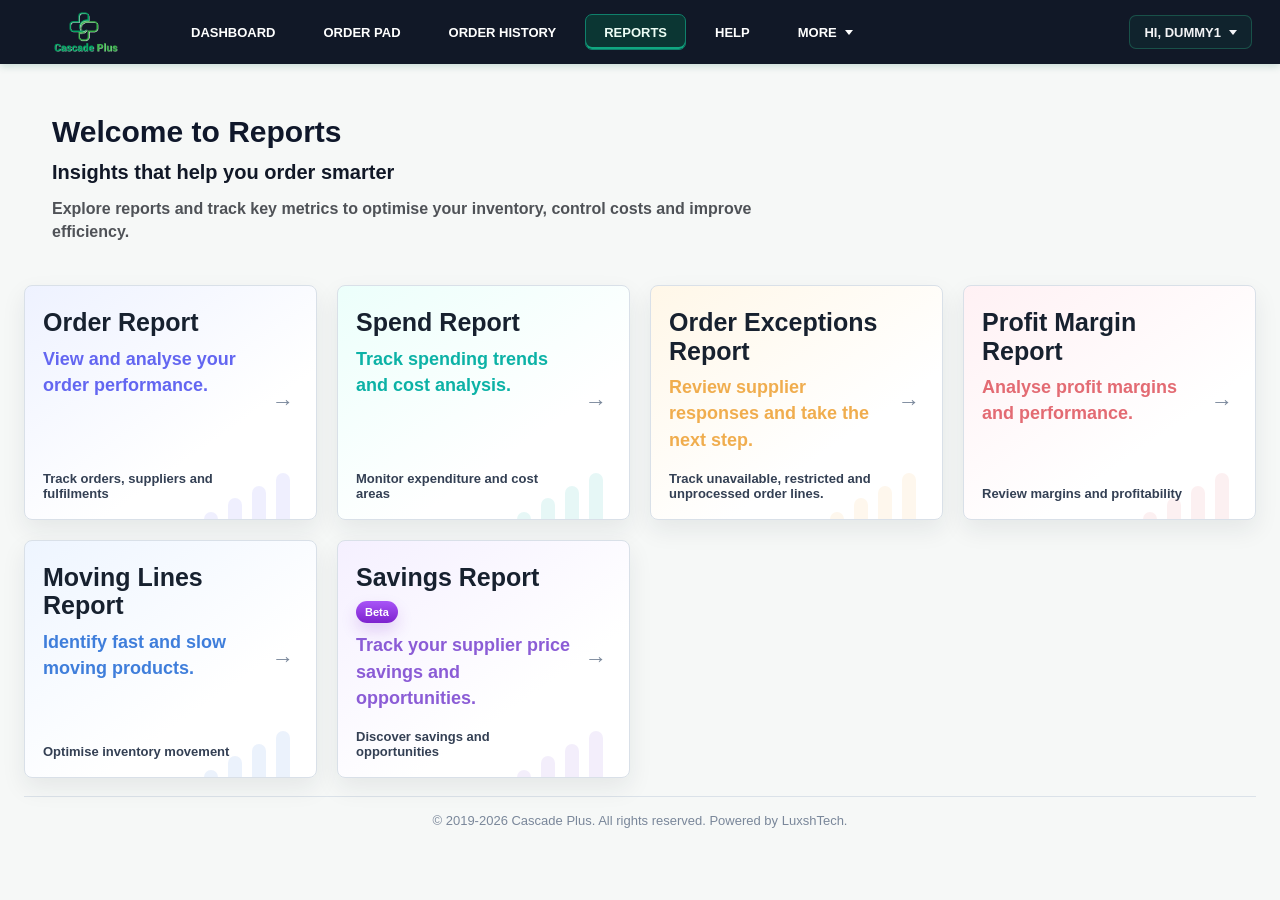
<file: report.html>
<!doctype html>
<html lang="en">

<head>
    <meta charset="utf-8" />
    <meta name="viewport" content="width=device-width, initial-scale=1" />
    <title>CASCADE Reports</title>
    <style>
        :root {
            --green: #047857;
            --green-dark: #065f46;
            --green-soft: #ecfdf5;
            --ink: #17212f;
            --muted: #667085;
            --line: #d9e0e8;
            --soft: #f6f8fa;
            --app-bg: #f6f8f7;
            --panel: #ffffff;
            --red: #e5485d;
            --amber: #f8b133;
            --blue: #0688c7;
            --teal: #06b5bd;
            --shadow: 0 14px 34px rgba(23, 33, 47, 0.12);
            font-family: "Segoe UI", Arial, sans-serif;
        }

        * {
            box-sizing: border-box;
        }

        [hidden] {
            display: none !important;
        }

        body {
            margin: 0;
            min-width: 320px;
            color: var(--ink);
            background: var(--app-bg);
            background-attachment: fixed;
            background-size: cover;
            background-position: center bottom;
        }

        button,
        input {
            font: inherit;
        }

        button {
            cursor: pointer;
        }

        .app-shell {
            min-height: 100vh;
        }

        .topbar {
            min-height: 64px;
            display: grid;
            grid-template-columns: auto minmax(0, 1fr) auto;
            align-items: center;
            gap: 22px;
            padding: 0 24px;
            color: #fff;
            background: #111827;
            box-shadow: 0 2px 8px rgba(6, 95, 70, 0.2);
        }

        .brand {
            display: inline-flex;
            align-items: center;
        }

        .brand-logo {
            width: auto;
            height: 48px;
            max-width: 124px;
            object-fit: contain;
        }

        .main-nav {
            display: flex;
            align-items: flex-end;
            gap: 8px;
            align-self: stretch;
            overflow: visible;
        }

        .main-nav a,
        .main-nav button,
        .profile-button {
            min-height: 44px;
            border: 0;
            border-radius: 8px 8px 0 0;
            padding: 0 16px;
            display: inline-flex;
            align-items: center;
            justify-content: center;
            color: #fff;
            background: transparent;
            font-size: 13px;
            font-weight: 800;
            text-decoration: none;
            text-transform: uppercase;
            text-align: center;
            white-space: nowrap;
        }

        .main-nav a.active,
        .main-nav a:hover,
        .main-nav button.active,
        .main-nav button:hover,
        .nav-more.active>.more-toggle,
        .nav-more:hover>.more-toggle,
        .nav-more:focus-within>.more-toggle {
            color: var(--green);
            background: #fff;
        }

        .main-nav a.active,
        .main-nav button.active,
        .nav-more.active {
            position: relative;
            margin-top: 12px;
        }

        .nav-more {
            position: relative;
            display: inline-flex;
            align-items: flex-end;
        }

        .more-toggle {
            gap: 8px;
        }

        .more-toggle::after {
            content: "";
            width: 0;
            height: 0;
            border-left: 4px solid transparent;
            border-right: 4px solid transparent;
            border-top: 5px solid currentColor;
        }

        .more-menu {
            position: absolute;
            top: calc(100% - 1px);
            left: 0;
            z-index: 30;
            min-width: 178px;
            display: none;
            flex-direction: column;
            gap: 4px;
            padding: 8px;
            border-radius: 0 0 8px 8px;
            background: #fff;
            box-shadow: 0 16px 34px rgba(15, 23, 42, 0.2);
        }

        .nav-more:hover .more-menu,
        .nav-more:focus-within .more-menu {
            display: flex;
        }

        .main-nav .more-menu a {
            min-height: 38px;
            border-radius: 6px;
            margin-top: 0;
            padding: 0 12px;
            color: var(--ink);
            background: transparent;
        }

        .main-nav .more-menu a:hover,
        .main-nav .more-menu a:focus-visible {
            color: #fff;
            background: var(--green);
        }

        .profile-button {
            min-height: 36px;
            gap: 8px;
            border-radius: 999px;
            border: 1px solid rgba(255, 255, 255, 0.16);
            color: #fff;
            background: rgba(255, 255, 255, 0.12);
        }

        .profile-button::after {
            content: "";
            width: 8px;
            height: 8px;
            border-right: 1.5px solid currentColor;
            border-bottom: 1.5px solid currentColor;
            transform: translateY(-2px) rotate(45deg);
        }

        .account-menu {
            position: relative;
            justify-self: end;
        }

        .account-dropdown {
            position: absolute;
            top: calc(100% + 8px);
            right: 0;
            z-index: 60;
            width: min(232px, calc(100vw - 24px));
            display: none;
            flex-direction: column;
            padding: 8px 0;
            border-radius: 8px;
            color: rgba(255, 255, 255, 0.9);
            background: #0f1726;
            box-shadow: 0 12px 24px rgba(15, 23, 42, 0.28);
        }

        .account-menu.is-open .account-dropdown {
            display: flex;
        }

        .account-dropdown::before {
            content: "";
            position: absolute;
            top: -9px;
            right: 18px;
            width: 18px;
            height: 18px;
            background: #0f1726;
            border-radius: 3px 0 0 0;
            transform: rotate(45deg);
        }

        .account-menu-item {
            min-height: 50px;
            display: flex;
            align-items: center;
            gap: 16px;
            border: 0;
            padding: 0 16px;
            color: rgba(255, 255, 255, 0.86);
            background: transparent;
            font-size: 12px;
            font-weight: 700;
            letter-spacing: 1.8px;
            text-align: left;
            text-transform: uppercase;
        }

        .account-menu-item:hover,
        .account-menu-item:focus-visible {
            color: #fff;
            background: rgba(255, 255, 255, 0.06);
            outline: 0;
        }

        .account-menu-item svg {
            width: 22px;
            height: 22px;
            flex: 0 0 auto;
            stroke: currentColor;
            stroke-width: 1.6;
            stroke-linecap: round;
            stroke-linejoin: round;
            fill: none;
        }

        .account-menu-separator {
            height: 1px;
            margin: 8px 0;
            background: rgba(255, 255, 255, 0.18);
        }

        .workspace {
            width: min(100%, 1580px);
            margin: 0 auto;
            padding: 28px 24px 28px;
        }

        .site-footer {
            margin-top: 18px;
            border-top: 1px solid rgba(217, 224, 232, 0.9);
            padding: 16px 0 0;
            color: #7a879a;
            font-size: 13px;
            text-align: center;
        }

        .insights-card {
            min-height: 150px;
            margin-bottom: 24px;
            border-radius: 8px;
            padding: 18px 28px;
            display: block;
            overflow: hidden;
            background: transparent;
            box-shadow: none;
        }

        .insights-copy .eyebrow {
            margin: 0 0 4px;
            color: #0f172a;
            font-size: 30px;
            font-weight: 700;
            line-height: 1.45;
            text-transform: none;
        }

        .insights-copy h2 {
            max-width: 560px;
            margin: 0 0 10px;
            color: #111827;
            font-size: 20px;
            font-weight: 700;
            line-height: 1.45;
            letter-spacing: 0;
        }

        .insights-copy p {
            max-width: 750px;
            margin: 0;
            color: #4f5257;
            font-size: 16px;
            font-weight: 600;
            line-height: 1.45;
        }

        .reports-grid {
            display: grid;
            grid-template-columns: repeat(4, minmax(220px, 1fr));
            gap: 20px;
        }

        .reports-grid.list-view {
            grid-template-columns: 1fr;
        }

        .report-card {
            position: relative;
            min-height: 142px;
            border: 1px solid var(--line);
            border-radius: 8px;
            padding: 22px 54px 18px 18px;
            display: flex;
            flex-direction: column;
            justify-content: space-between;
            gap: 18px;
            overflow: hidden;
            color: inherit;
            background: linear-gradient(145deg, var(--tint, #f3fffb), #fff 66%);
            box-shadow: 0 10px 24px rgba(23, 33, 47, 0.08);
            text-align: left;
            transition:
                transform 180ms ease,
                box-shadow 180ms ease,
                border-color 180ms ease,
                background-color 180ms ease;
        }

        .report-card::after {
            content: "";
            position: absolute;
            right: 26px;
            bottom: -6px;
            width: 14px;
            height: 52px;
            opacity: .1;
            background: var(--accent);
            border-radius: 8px 8px 0 0;
            box-shadow: -24px 13px 0 0 var(--accent),
                -48px 25px 0 0 var(--accent),
                -72px 39px 0 0 var(--accent);
        }

        .report-card:hover,
        .report-card:focus-visible {
            border-color: #10b981;
            box-shadow: 0 14px 34px rgba(4, 120, 87, 0.12);
            outline: 0;
            transform: translateY(-3px);
        }

        .report-card:focus-visible {
            border-color: #047857;
            box-shadow: 0 0 0 3px rgba(4, 120, 87, 0.14), 0 14px 34px rgba(4, 120, 87, 0.12);
        }

        .report-card.theme-blue {
            --accent: #3f7edb;
            --tint: #eef5ff;
        }

        .report-card.theme-indigo {
            --accent: #6366f1;
            --tint: #eef2ff;
        }

        .report-card.theme-teal {
            --accent: #0cb2a6;
            --tint: #ecfffb;
        }

        .report-card.theme-red {
            --accent: #e36b73;
            --tint: #fff1f4;
        }

        .report-card.theme-amber {
            --accent: #f0ad4e;
            --tint: #fff7e8;
        }

        .report-card.theme-violet {
            --accent: #8b5cd6;
            --tint: #f5f0ff;
        }

        .report-content {
            min-width: 0;
            display: flex;
            flex-direction: column;
            justify-content: center;
        }

        .report-title-row {
            display: flex;
            align-items: center;
            gap: 10px;
            flex-wrap: wrap;
            margin-bottom: 9px;
        }

        .report-title {
            display: block;
            margin: 0;
            color: #17212f;
            font-size: 25px;
            font-weight: 700;
            line-height: 1.15;
        }

        .beta-chip {
            min-height: 22px;
            border-radius: 999px;
            padding: 0 9px;
            display: inline-flex;
            align-items: center;
            color: #fff;
            background: linear-gradient(180deg, #a855f7 0%, #7e22ce 100%);
            box-shadow: 0 8px 16px rgba(126, 34, 206, 0.18);
            font-size: 11px;
            font-weight: 600;
            line-height: 1;
        }

        .report-content p {
            max-width: 280px;
            margin: 0;
            color: var(--accent);
            font-size: 18px;
            font-weight: 700;
            line-height: 1.45;
        }

        .report-card-arrow {
            position: absolute;
            right: 22px;
            top: 50%;
            transform: translateY(-50%);
            color: #64748b;
            font-size: 22px;
            font-weight: 800;
            line-height: 1;
            opacity: 0.85;
            transition: transform 180ms ease, color 180ms ease, opacity 180ms ease;
            z-index: 2;
        }

        .report-card:hover .report-card-arrow,
        .report-card:focus-visible .report-card-arrow {
            transform: translate(4px, -50%);
            color: #047857;
            opacity: 1;
        }

        .report-card-note {
            min-height: 0;
            border-radius: 8px;
            padding: 0;
            display: flex;
            align-items: center;
            color: #344054;
            background: transparent;
            font-size: 13px;
            font-weight: 600;
        }

        .empty-state {
            min-height: 150px;
            border: 1px dashed var(--line);
            border-radius: 8px;
            display: grid;
            place-items: center;
            padding: 30px;
            color: var(--muted);
            background: #fff;
            text-align: center;
            font-weight: 700;
        }

        .toast-region {
            position: fixed;
            right: 22px;
            bottom: 22px;
            z-index: 100;
            display: grid;
            gap: 10px;
        }

        .toast {
            max-width: 320px;
            border-radius: 8px;
            padding: 12px 14px;
            color: #fff;
            background: #111827;
            box-shadow: 0 14px 34px rgba(17, 24, 39, 0.24);
            font-size: 13px;
            font-weight: 800;
            transition: opacity 180ms ease, transform 180ms ease;
        }

        @media (max-width: 1200px) {
            .insights-card {
                padding: 18px 24px;
            }

            .reports-grid {
                grid-template-columns: repeat(2, minmax(220px, 1fr));
            }

        }

        @media (max-width: 900px) {
            .topbar {
                grid-template-columns: 1fr;
                padding: 12px 16px 0;
            }

            .main-nav {
                overflow-x: auto;
            }

            .insights-card {
                padding: 28px;
            }

            .insights-copy h2 {
                max-width: 100%;
                font-size: 14px;
            }

        }

        @media (max-width: 640px) {
            .workspace {
                padding: 22px 16px 34px;
            }

            .insights-card {
                padding: 22px;
            }

            .insights-copy h2 {
                font-size: 13px;
            }

            .insights-copy p {
                font-size: 14px;
            }

            .reports-grid {
                grid-template-columns: 1fr;
            }

            .report-card {
                gap: 18px;
                padding: 18px 48px 18px 18px;
                min-height: 136px;
            }

            .report-title {
                font-size: 17px;
            }

            .report-content p {
                max-width: none;
                font-size: 14px;
            }

            .beta-chip {
                min-height: 22px;
                padding: 0 9px;
                font-size: 11px;
            }
        }
    </style>
    <link rel="stylesheet" href="navigation.css" />
</head>

<body>
    <div class="app-shell">
        <header class="topbar">
            <a class="brand" href="index.html" aria-label="CASCADE home">
                <img class="brand-logo" src="logo.png" alt="CASCADE Plus" />
            </a>
            <nav class="main-nav" aria-label="Primary">
                <a href="Dashboard.html">Dashboard</a>
                <a href="index.html">Order Pad</a>
                <a href="history.html">Order History</a>
                <a class="active" href="report.html" aria-current="page">Reports</a>
                <a href="help.html">Help</a>
                <div class="nav-more">
                    <button class="more-toggle" type="button" aria-haspopup="true" aria-expanded="false">More</button>
                    <div class="more-menu" role="menu">
                        <a href="pending.html" role="menuitem">Pending Order</a>
                        <a href="outofstock.html" role="menuitem">Out Of Stock</a>
                    </div>
                </div>
            </nav>
            <div class="account-menu">
                <button class="profile-button" type="button" aria-haspopup="true" aria-expanded="false">HI,
                    DUMMY1</button>
                <div class="account-dropdown" role="menu">
                    <button class="account-menu-item" type="button" role="menuitem">
                        <svg viewBox="0 0 24 24" aria-hidden="true">
                            <path d="M3 11.5 12 4l9 7.5"></path>
                            <path d="M5.5 10.5V20h13v-9.5"></path>
                            <path d="M9.5 17h5"></path>
                            <path d="M9 14h2"></path>
                            <path d="M13 14h2"></path>
                        </svg>
                        Reset Password
                    </button>
                    <span class="account-menu-separator" aria-hidden="true"></span>
                    <button class="account-menu-item" type="button" role="menuitem">
                        <svg viewBox="0 0 24 24" aria-hidden="true">
                            <circle cx="7.5" cy="16.5" r="3"></circle>
                            <path d="m10 14 7.5-7.5"></path>
                            <path d="m15.5 8.5 2 2"></path>
                            <path d="m18 6 2 2"></path>
                        </svg>
                        Log Out
                    </button>
                </div>
            </div>
        </header>

        <main class="workspace">
            <section class="insights-card" aria-labelledby="insightsTitle">
                <div class="insights-copy">
                    <h1 class="eyebrow" id="insightsTitle">Welcome to Reports</h1>
                    <h2>Insights that help you order smarter</h2>
                    <p>Explore reports and track key metrics to optimise your inventory, control costs and improve
                        efficiency.</p>
                </div>

            </section>

            <section class="reports-grid" id="reportsGrid" aria-label="Available reports">
                <button class="report-card theme-indigo" type="button" data-report="order-report"
                    data-search="order report order performance">
                    <span class="report-content">
                        <span class="report-title-row"><span class="report-title">Order Report</span></span>
                        <p>View and analyse your order performance.</p>
                    </span>
                    <span class="report-card-note">Track orders, suppliers and fulfilments</span>
                    <span class="report-card-arrow" aria-hidden="true">&rarr;</span>
                </button>

                <button class="report-card theme-teal" type="button" data-report="spend"
                    data-search="spend spending trends cost analysis">
                    <span class="report-content">
                        <span class="report-title-row"><span class="report-title">Spend Report</span></span>
                        <p>Track spending trends and cost analysis.</p>
                    </span>
                    <span class="report-card-note">Monitor expenditure and cost areas</span>
                    <span class="report-card-arrow" aria-hidden="true">&rarr;</span>
                </button>

                <button class="report-card theme-amber" type="button" data-report="out-of-stock"
                    data-search="out of stock items availability">
                    <span class="report-content">
                        <span class="report-title-row"><span class="report-title">Order Exceptions Report</span></span>
                        <p>Review supplier responses and take the next step.</p>
                    </span>
                    <span class="report-card-note">Track unavailable, restricted and unprocessed order lines.</span>
                    <span class="report-card-arrow" aria-hidden="true">&rarr;</span>
                </button>

                <button class="report-card theme-red" type="button" data-report="profit-margin"
                    data-search="profit margin profit margins performance">
                    <span class="report-content">
                        <span class="report-title-row"><span class="report-title">Profit Margin Report</span></span>
                        <p>Analyse profit margins and performance.</p>
                    </span>
                    <span class="report-card-note">Review margins and profitability</span>
                    <span class="report-card-arrow" aria-hidden="true">&rarr;</span>
                </button>

                <button class="report-card theme-blue" type="button" data-report="moving-lines"
                    data-search="moving lines fast slow moving products">
                    <span class="report-content">
                        <span class="report-title-row"><span class="report-title">Moving Lines Report</span></span>
                        <p>Identify fast and slow moving products.</p>
                    </span>
                    <span class="report-card-note">Optimise inventory movement</span>
                    <span class="report-card-arrow" aria-hidden="true">&rarr;</span>
                </button>

                <button class="report-card theme-violet" type="button" data-report="savings-report"
                    data-search="savings report supplier price savings opportunities new">
                    <span class="report-content">
                        <span class="report-title-row"><span class="report-title">Savings Report</span><span
                                class="beta-chip">Beta</span></span>
                        <p>Track your supplier price savings and opportunities.</p>
                    </span>
                    <span class="report-card-note">Discover savings and opportunities</span>
                    <span class="report-card-arrow" aria-hidden="true">&rarr;</span>
                </button>
            </section>

            <section class="empty-state" id="emptyState" hidden>
                <span>No reports match your search.</span>
            </section>
            <footer class="site-footer">© 2019-2026 Cascade Plus. All rights reserved. Powered by LuxshTech.</footer>
        </main>
    </div>

    <div class="toast-region" id="toastRegion" aria-live="polite" aria-atomic="true"></div>

    <script src="account-menu.js"></script>
    <script>
        const toastRegion = document.querySelector("#toastRegion");
        const reportCards = Array.from(document.querySelectorAll("[data-report]"));

        function toast(message) {
            const node = document.createElement("div");
            node.className = "toast";
            node.textContent = message;
            toastRegion.appendChild(node);
            window.setTimeout(() => {
                node.style.opacity = "0";
                node.style.transform = "translateY(-8px)";
                window.setTimeout(() => node.remove(), 180);
            }, 2400);
        }

        reportCards.forEach((card) => {
            card.addEventListener("click", () => {
                if (card.dataset.report === "order-report") {
                    window.location.href = "Order_Report.html";
                    return;
                }
                if (card.dataset.report === "spend") {
                    window.location.href = "spend_report.html";
                    return;
                }
                if (card.dataset.report === "out-of-stock") {
                    window.location.href = "oosreport.html";
                    return;
                }
                if (card.dataset.report === "profit-margin") {
                    window.location.href = "profit.html";
                    return;
                }
                if (card.dataset.report === "savings-report") {
                    window.location.href = "savings.html";
                    return;
                }
                if (card.dataset.report === "moving-lines") {
                    window.location.href = "moving.html";
                    return;
                }
                const title = card.querySelector(".report-title").textContent;
                toast(`${title} will open here once the report is ready.`);
            });
        });
    </script>
</body>

</html>
</file>
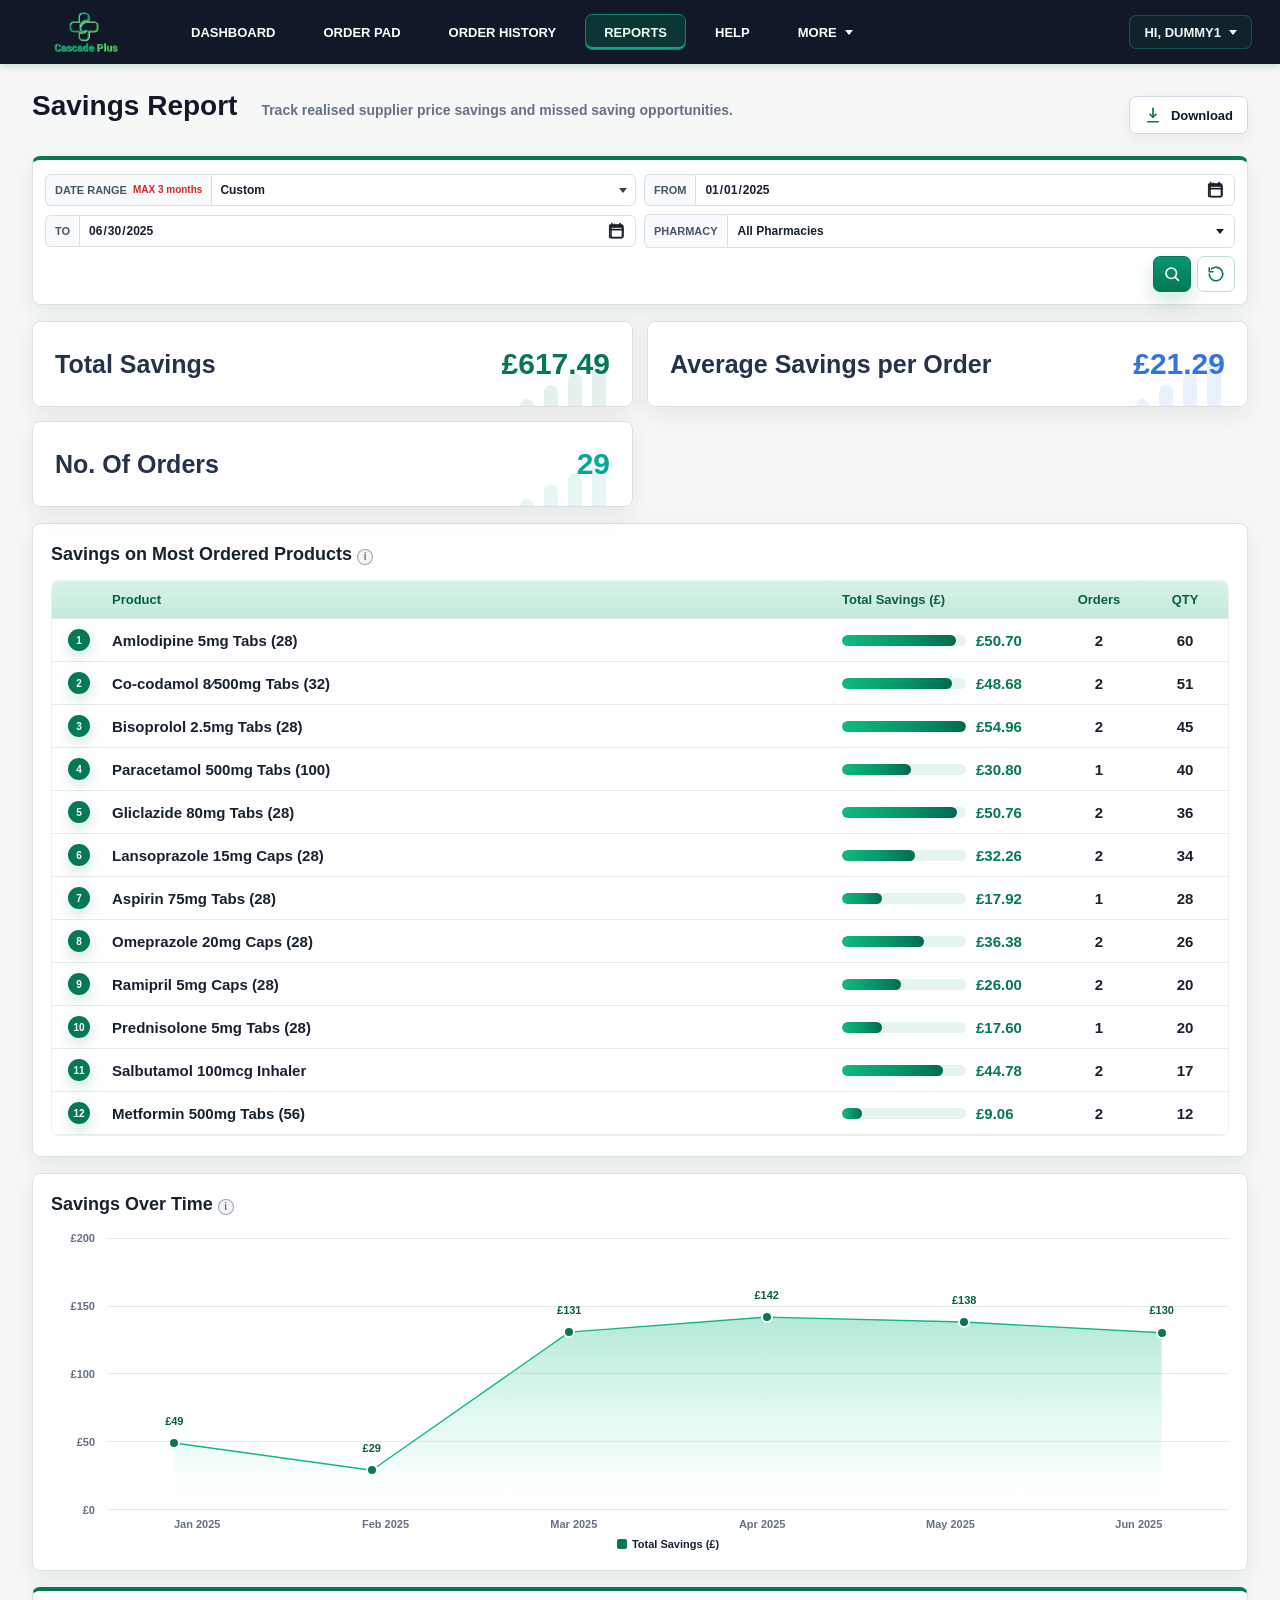
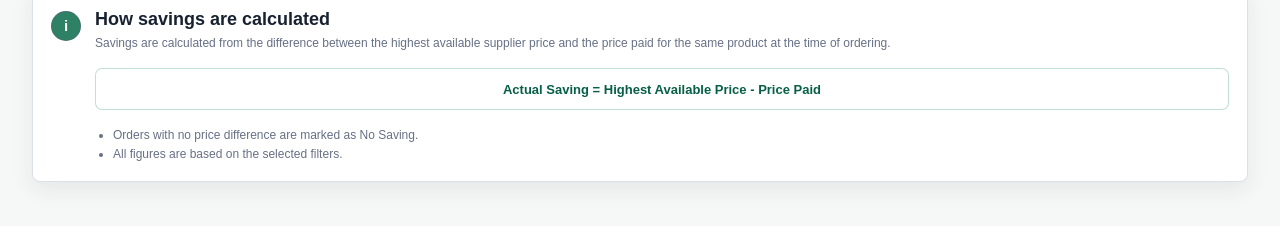
<file: savings.html>
<!doctype html>
<html lang="en">

<head>
    <meta charset="utf-8" />
    <meta name="viewport" content="width=device-width, initial-scale=1" />
    <title>CASCADE Savings Report</title>
    <link rel="stylesheet" href="styles.css" />
    <style>
        :root {
            --green: #047857;
            --green-dark: #065f46;
            --green-soft: #ecfdf5;
            --ink: #17212f;
            --muted: #667085;
            --line: #d9e0e8;
            --soft: #f6f8fa;
            --panel: #ffffff;
            --red: #dc2626;
            --amber: #d97706;
            --teal: #0e7490;
            --shadow: 0 14px 34px rgba(23, 33, 47, 0.1);
            font-family: "Segoe UI", Arial, sans-serif;
        }

        * {
            box-sizing: border-box;
        }

        [hidden] {
            display: none !important;
        }

        body {
            margin: 0;
            min-width: 320px;
            color: var(--ink);
            background: #f6f8f7;
            background-attachment: fixed;
            background-size: cover;
            background-position: center bottom;
        }

        button,
        input,
        select {
            font: inherit;
        }

        button {
            cursor: pointer;
        }

        button:focus-visible,
        input:focus-visible,
        select:focus-visible {
            outline: 3px solid rgba(4, 120, 87, 0.22);
            outline-offset: 2px;
        }

        .workspace {
            max-width: 1600px;
            margin: 0 auto;
            padding: 26px;
        }

        .heading-row {
            display: flex;
            justify-content: space-between;
            align-items: flex-start;
            gap: 18px;
            margin-bottom: 1px;
        }

        .page-heading {
            display: flex;
            align-items: baseline;
            gap: 24px;
        }

        .page-heading h1 {
            margin: 0;
            color: #111827;
            font-size: 28px;
            font-weight: 600;
            line-height: 1.15;
        }

        .page-heading p {
            margin: 0;
            color: var(--muted);
            font-size: 14px;
            font-weight: 600
        }

        .primary-button,
        .secondary-button,
        .icon-filter-button {
            min-height: 38px;
            border-radius: 7px;
            font-weight: 800;
        }

        .primary-button {
            border: 0;
            padding: 0 16px;
            color: #fff;
            background: var(--green);
        }

        .primary-button:hover {
            background: var(--green-dark);
        }

        .secondary-button {
            border: 1px solid var(--line);
            padding: 0 14px;
            color: var(--ink);
            background: #fff;
        }

        .icon-filter-button {
            width: 40px;
            min-width: 40px;
            padding: 0;
            display: inline-grid;
            place-items: center;
            font-size: 17px;
        }

        .savings-report-view {
            display: grid;
            gap: 16px;
        }

        .savings-kpi-card,
        .savings-chart-card,
        .savings-methodology-box {
            border: 1px solid var(--line);
            border-radius: 8px;
            background: var(--panel);
            box-shadow: var(--shadow);
        }

        .savings-filter-bar {
            display: grid;
            grid-template-columns: minmax(340px, 1.15fr) minmax(195px, .7fr) minmax(195px, .7fr) minmax(360px, 1.3fr) auto;
            gap: 8px;
            align-items: center;
            margin-bottom: 0;
            padding: 14px 12px 12px;
            border: 1px solid var(--line);
            border-radius: 8px;
            background: #fff;
            box-shadow: var(--shadow);
        }

        .field {
            min-width: 0;
            display: grid;
            grid-template-columns: max-content minmax(0, 1fr);
            gap: 0;
        }

        .field>span:first-child,
        .field-label {
            min-height: 30px;
            display: inline-flex;
            align-items: center;
            border: 1px solid var(--line);
            border-right: 0;
            border-radius: 6px 0 0 6px;
            padding: 0 9px;
            color: #344054;
            background: #f8fafc;
            font-size: 11px;
            font-weight: 600;
            white-space: nowrap;
        }

        .control {
            min-height: 30px;
            border: 1px solid var(--line);
            border-radius: 0 6px 6px 0;
            display: grid;
            grid-template-columns: auto minmax(0, 1fr) auto;
            align-items: center;
            gap: 6px;
            padding: 0 8px;
            color: #344054;
            background: #fff;
            font-size: 12px;
            font-weight: 600;
        }

        .control input,
        .control select {
            width: 100%;
            min-width: 0;
            min-height: 28px;
            border: 0;
            outline: 0;
            color: var(--ink);
            background: transparent;
            font-weight: 600;
        }

        .select-wrap {
            grid-template-columns: minmax(0, 1fr) auto;
        }

        .select-wrap select {
            appearance: none;
        }

        .select-wrap::after,
        .multi-select-toggle::after {
            content: "";
            width: 0;
            height: 0;
            border-left: 4px solid transparent;
            border-right: 4px solid transparent;
            border-top: 5px solid currentColor;
        }

        .date-wrap {
            grid-template-columns: minmax(0, 1fr);
            position: relative;
            padding: 0 34px 0 8px;
        }

        .date-wrap input[type="date"] {
            display: block;
            width: 100%;
            min-width: 0;
            padding: 0;
            color-scheme: light;
            cursor: pointer;
        }

        .date-wrap::after {
            content: "";
            position: absolute;
            top: 50%;
            right: 10px;
            width: 16px;
            height: 16px;
            transform: translateY(-50%);
            pointer-events: none;
            background: center / 16px 16px no-repeat url("data:image/svg+xml,%3Csvg xmlns='http://www.w3.org/2000/svg' width='16' height='16' viewBox='0 0 24 24' fill='none' stroke='%2317212f' stroke-width='2.4' stroke-linecap='round' stroke-linejoin='round'%3E%3Crect x='3' y='4' width='18' height='18' rx='2'/%3E%3Cpath d='M16 2v4M8 2v4M3 10h18'/%3E%3C/svg%3E");
        }

        .date-wrap input[type="date"]::-webkit-calendar-picker-indicator {
            position: absolute;
            top: 50%;
            right: 8px;
            width: 20px;
            height: 20px;
            margin: 0;
            transform: translateY(-50%);
            cursor: pointer;
            opacity: 0;
        }

        .filter-label-row {
            display: inline-flex;
            align-items: center;
            gap: 6px;
        }

        .range-limit-note {
            color: var(--red);
            font-size: 10px;
            font-weight: 900;
            line-height: 1;
            text-transform: none;
            white-space: nowrap;
        }

        .custom-date-range {
            display: contents;
        }

        .custom-date-range[hidden] {
            display: none !important;
        }

        .filter-actions {
            display: flex;
            grid-column: 5;
            grid-row: 1;
            justify-content: flex-end;
            gap: 6px;
        }

        .icon-filter-button {
            width: 34px;
            min-width: 34px;
            height: 30px;
            min-height: 30px;
            border-radius: 6px;
            display: inline-grid;
            place-items: center;
            padding: 0;
            font-size: 17px;
            line-height: 1;
        }

        .multi-select {
            position: relative;
            min-width: 0;
            display: flex;
            align-items: center;
        }

        .multi-select-toggle {
            width: auto;
            max-width: 100%;
            min-height: 28px;
            border: 0;
            padding: 0;
            display: inline-flex;
            align-items: center;
            justify-content: flex-start;
            gap: 6px;
            color: var(--ink);
            background: transparent;
            text-align: left;
            font-weight: 600;
        }

        .savings-filter-bar .multi-select-toggle span {
            color: var(--ink);
            font-size: 12px;
            font-weight: 600;
            text-transform: none;
        }

        .multi-select-menu {
            position: absolute;
            z-index: 20;
            top: calc(100% + 4px);
            left: 0;
            width: min(320px, 100vw - 48px);
            max-height: 280px;
            overflow-y: auto;
            border: 1px solid var(--line);
            border-radius: 7px;
            padding: 6px;
            background: #fff;
            box-shadow: 0 14px 30px rgba(17, 24, 39, 0.16);
        }

        .multi-select-option {
            display: flex !important;
            align-items: center;
            gap: 9px !important;
            min-height: 34px;
            border-radius: 5px;
            padding: 6px 8px;
            cursor: pointer;
        }

        .multi-select-option:hover,
        .multi-select-option[aria-selected="true"] {
            background: var(--green-soft);
        }

        .multi-select-option input {
            width: 16px;
            height: 16px;
            margin: 0;
            accent-color: var(--green);
        }

        .savings-filter-bar .multi-select-option span {
            color: var(--ink);
            font-size: 14px;
            font-weight: 500;
            text-transform: none;
        }

        .savings-kpi-grid {
            display: grid;
            grid-template-columns: repeat(3, minmax(220px, 1fr));
            gap: 14px;
        }

        .savings-kpi-card {
            position: relative;
            display: grid;
            grid-template-columns: minmax(0, 1fr) auto;
            align-items: center;
            gap: 18px;
            min-height: 86px;
            overflow: hidden;
            padding: 18px 22px;
            border-left: 1px solid var(--line);
            background: linear-gradient(145deg, var(--tint, #f3fffb), #fff 66%);
        }

        .savings-kpi-card::after {
            content: "";
            position: absolute;
            right: 26px;
            bottom: -6px;
            width: 14px;
            height: 52px;
            opacity: .1;
            background: var(--accent, var(--green));
            border-radius: 8px 8px 0 0;
            box-shadow: -24px 13px 0 0 var(--accent, var(--green)),
                -48px 25px 0 0 var(--accent, var(--green)),
                -72px 39px 0 0 var(--accent, var(--green));
        }

        .kpi-copy {
            min-width: 0;
        }

        .kpi-label {
            display: block;
            margin: 0;
            color: #25324a;
            font-size: 25px;
            font-weight: 600;
        }

        .kpi-value {
            display: block;
            overflow: hidden;
            color: var(--accent, var(--green));
            font-size: 30px;
            font-weight: 700;
            white-space: nowrap;
            line-height: 1.2;
            text-overflow: ellipsis;
            text-align: right;
        }

        .savings-analytics-grid {
            display: grid;
            grid-template-columns: minmax(560px, 1.45fr) minmax(390px, 0.9fr);
            align-items: stretch;
            gap: 16px;
        }

        .savings-chart-card {
            min-height: 376px;
            padding: 18px;
            display: flex;
            flex-direction: column;
        }

        .card-heading {
            display: flex;
            align-items: flex-start;
            justify-content: space-between;
            gap: 12px;
            margin-bottom: 14px;
        }

        .card-heading h2,
        .savings-methodology-box h2 {
            margin: 0;
            color: var(--ink);
            font-size: 18px;
            line-height: 1.2;
        }

        .card-heading p {
            margin: 5px 0 0;
            color: var(--muted);
            font-size: 12px;
            font-weight: 600;
        }

        .card-heading select {
            min-height: 34px;
            border: 1px solid var(--line);
            border-radius: 7px;
            padding: 0 10px;
            color: var(--muted);
            background: #fff;
        }

        .info-icon {
            width: 19px;
            height: 19px;
            display: inline-grid;
            place-items: center;
            border-radius: 999px;
            color: var(--green);
            background: var(--green-soft);
            font-size: 12px;
            font-weight: 900;
        }

        .small-info {
            width: 16px;
            height: 16px;
            color: var(--muted);
            background: #f3f4f6;
            font-size: 10px;
        }

        .methodology-info-icon {
            width: 30px;
            height: 30px;
            align-self: start;
            margin-top: 2px;
            color: #ffffff;
            background: #2e8165;
            font-size: 15px;
            line-height: 1;
        }

        .top-products-grid {
            overflow: hidden;
            border: 1px solid #edf0f4;
            border-radius: 8px;
            background: #fff;
        }

        .top-products-table {
            width: 100%;
            border-collapse: collapse;
            table-layout: fixed;
        }

        .top-products-table th {
            height: 38px;
            padding: 0 16px;
            color: var(--green-dark);
            background: linear-gradient(180deg, #d8f3e6 0%, #c3ead9 100%);
            font-size: 13px;
            font-weight: 700;
            text-align: left;
            white-space: nowrap;
        }

        .top-products-table th.numeric,
        .top-products-table td.numeric {
            text-align: right;
        }

        .top-products-table th.center,
        .top-products-table td.center {
            text-align: center;
        }

        .top-products-table td {
            padding: 10px 16px;
            border-top: 1px solid #e5e7eb;
            color: var(--ink);
            font-size: 15px;
            font-weight: 600;
            vertical-align: middle;
        }

        .top-products-table .rank-col {
            width: 44px;
        }

        .top-products-table .savings-col {
            width: 230px;
        }

        .top-products-table .number-col {
            width: 86px;
        }

        .top-product-row {
            transition: background 140ms ease;
        }

        .top-product-row:hover td {
            background: #f8fffc;
        }

        .top-product-rank {
            width: 22px;
            height: 22px;
            display: inline-flex;
            align-items: center;
            justify-content: center;
            border-radius: 999px;
            color: #fff;
            background: linear-gradient(135deg, var(--green), var(--green-dark));
            box-shadow: 0 6px 14px rgba(4, 120, 87, 0.18);
            font-size: 10px;
            font-weight: 700;
        }

        .top-product-name {
            display: block;
            overflow: hidden;
            color: var(--ink);
            font-size: 15px;
            font-weight: 600;
            line-height: 1.3;
            text-overflow: ellipsis;
            white-space: nowrap;
        }

        .top-product-saving-cell {
            display: grid;
            grid-template-columns: minmax(72px, 1fr) minmax(64px, auto);
            gap: 10px;
            align-items: center;
        }

        .top-product-saving-track {
            height: 11px;
            overflow: hidden;
            border-radius: 999px;
            background: #e5f4ef;
        }

        .top-product-saving-fill {
            display: block;
            height: 100%;
            border-radius: inherit;
            background: linear-gradient(90deg, #10b981 0%, #059669 55%, #006b4f 100%);
        }

        .top-product-saving {
            color: var(--ink);
            font-size: 15px;
            font-weight: 600;
            white-space: nowrap;
        }

        .top-product-tile {
            min-width: 0;
            min-height: 78px;
            display: grid;
            grid-template-columns: 34px minmax(0, 1fr) minmax(86px, auto);
            gap: 10px;
            align-items: center;
            border: 1px solid var(--line);
            border-radius: 8px;
            padding: 10px 12px;
            color: var(--ink);
            background: #fff;
            box-shadow: 0 8px 20px rgba(17, 24, 39, 0.04);
        }

        .top-products-empty {
            grid-column: 1 / -1;
            min-height: 220px;
            display: grid;
            place-content: center;
            justify-items: center;
            gap: 8px;
            border: 1px dashed #cbd5e1;
            border-radius: 8px;
            padding: 18px;
            color: var(--muted);
            text-align: center;
        }

        .skeleton-line {
            display: block;
            height: 12px;
            border-radius: 999px;
            background: linear-gradient(90deg, #eef2f7, #f8fafc, #eef2f7);
            background-size: 200% 100%;
            animation: skeletonPulse 1.2s linear infinite;
        }

        .skeleton-line.wide {
            width: 100%;
        }

        .skeleton-line.short {
            width: 68%;
        }

        @keyframes skeletonPulse {
            from {
                background-position: 200% 0;
            }

            to {
                background-position: -200% 0;
            }
        }

        .vertical-chart {
            flex: 1;
            min-height: 320px;
            display: flex;
            flex-direction: column;
            padding-top: 8px;
        }

        .chart-stage-row {
            flex: 1;
            min-height: 250px;
            display: grid;
            grid-template-columns: 44px minmax(0, 1fr);
            align-items: stretch;
            gap: 12px;
        }

        .chart-y-axis {
            position: relative;
            display: block;
            height: 100%;
            color: var(--muted);
            font-size: 11px;
            font-weight: 700;
        }

        .chart-y-axis span {
            position: absolute;
            right: 0;
            transform: translateY(-50%);
        }

        .grid-lines {
            position: absolute;
            inset: 0;
            display: block;
            pointer-events: none;
        }

        .grid-lines span {
            position: absolute;
            left: 0;
            width: 100%;
            border-top: 1px solid #e5e7eb;
        }

        .line-chart-stage {
            position: relative;
            z-index: 1;
            min-width: 0;
            height: 100%;
            border-bottom: 1px solid #d1d5db;
        }

        .line-chart-svg {
            position: absolute;
            inset: 0;
            width: 100%;
            height: 100%;
            overflow: visible;
        }

        .line-chart-svg .line-area {
            fill: url(#savingsAreaGradient);
        }

        .line-chart-svg .line-path {
            fill: none;
            stroke: #10b981;
            stroke-width: 1.4;
            stroke-linecap: round;
            stroke-linejoin: round;
            vector-effect: non-scaling-stroke;
        }

        .line-chart-dot {
            position: absolute;
            z-index: 2;
            width: 8px;
            height: 8px;
            border-radius: 999px;
            background: var(--green);
            box-shadow: 0 0 0 2px rgba(255, 255, 255, 0.95);
            transform: translate(-50%, -50%);
        }

        .line-chart-value {
            position: absolute;
            z-index: 2;
            color: var(--green-dark);
            font-size: 11px;
            font-weight: 900;
            line-height: 1;
            white-space: nowrap;
            transform: translate(-50%, -100%);
        }

        .line-chart-x-axis {
            display: grid;
            gap: 8px;
            margin-left: 56px;
            padding-top: 8px;
            color: var(--muted);
            font-size: 11px;
            font-weight: 800;
            text-align: center;
        }

        .chart-legend {
            display: flex;
            justify-content: center;
            align-items: center;
            gap: 14px;
            margin-left: 56px;
            margin-top: 8px;
            color: var(--ink);
            font-size: 11px;
            font-weight: 800;
        }

        .chart-legend span {
            display: inline-flex;
            align-items: center;
            gap: 5px;
        }

        .legend-swatch {
            width: 10px;
            height: 10px;
            border-radius: 2px;
        }

        .legend-swatch.savings {
            background: var(--green);
        }

        .savings-methodology-box {
            display: grid;
            grid-template-columns: 28px minmax(240px, 1fr) minmax(360px, 1.25fr) minmax(260px, 0.9fr);
            gap: 16px;
            align-items: center;
            padding: 18px;
            background: linear-gradient(135deg, #fff, var(--green-soft));
        }

        .savings-methodology-box p {
            margin: 5px 0 0;
            color: var(--muted);
            font-size: 12px;
            line-height: 1.4;
        }

        .formula-list {
            display: grid;
            gap: 8px;
        }

        .formula-pill {
            display: flex;
            justify-content: center;
            align-items: center;
            min-height: 42px;
            border: 1px solid rgba(4, 120, 87, 0.24);
            border-radius: 7px;
            padding: 8px 14px;
            color: var(--green-dark);
            background: #fff;
            font-size: 13px;
            text-align: center;
        }

        .savings-methodology-box ul {
            margin: 0;
            padding-left: 18px;
            color: var(--muted);
            font-size: 12px;
            line-height: 1.55;
        }

        .toast-region {
            position: fixed;
            z-index: 80;
            top: 18px;
            right: 18px;
            display: grid;
            gap: 10px;
        }

        .toast {
            width: min(360px, calc(100vw - 36px));
            border-left: 4px solid var(--green);
            border-radius: 8px;
            padding: 13px 15px;
            background: #fff;
            box-shadow: var(--shadow);
            font-weight: 800;
        }

        @media (max-width: 1280px) {
            .savings-kpi-grid {
                grid-template-columns: repeat(2, minmax(0, 1fr));
            }

            .savings-filter-bar {
                grid-template-columns: repeat(2, minmax(0, 1fr));
            }

            .filter-actions {
                grid-column: 1 / -1;
                grid-row: auto;
                align-self: end;
                justify-content: flex-end;
            }

            .savings-analytics-grid {
                grid-template-columns: 1fr;
            }

            .savings-methodology-box {
                grid-template-columns: 28px 1fr;
            }

            .formula-list,
            .savings-methodology-box ul {
                grid-column: 2;
            }
        }

        @media (max-width: 760px) {
            .workspace {
                padding: 18px 12px;
            }

            .heading-row,
            .savings-report-header {
                flex-direction: column;
                align-items: stretch;
            }

            .savings-filter-bar,
            .savings-kpi-grid,
            .savings-analytics-grid {
                grid-template-columns: 1fr;
            }

            .vertical-chart {
                min-height: 320px;
            }

            .custom-date-range,
            .top-products-grid {
                grid-template-columns: 1fr;
            }

            .filter-actions button,
            .report-actions button {
                width: 100%;
            }

            .savings-methodology-box {
                grid-template-columns: 1fr;
            }

            .formula-list,
            .savings-methodology-box ul {
                grid-column: auto;
            }
        }

        /* Unified report styling: aligned with Order Report */
        .workspace {
            width: min(100%, 1760px);
            margin: 0 auto;
            padding: 26px 32px 44px;
        }

        .heading-row {
            display: flex;
            align-items: center;
            justify-content: space-between;
            gap: 20px;
            margin-bottom: 16px;
        }

        .page-heading {
            display: flex;
            align-items: baseline;
            gap: 24px;
        }

        .page-heading h1 {
            margin: 0;
            color: #111827;
            font-size: 28px;
            font-weight: 600;
            line-height: 1.15;
        }

        .page-heading p {
            margin: 0;
            color: var(--muted);
            font-size: 14px;
            font-weight: 600;
        }

        .download-toggle {
            min-height: 38px;
            display: inline-flex;
            align-items: center;
            gap: 9px;
            border: 1px solid var(--line);
            border-radius: 7px;
            padding: 0 13px;
            color: var(--ink);
            background: #fff;
            font-size: 13px;
            font-weight: 700;
            box-shadow: 0 4px 12px rgba(23, 33, 47, 0.05);
        }

        .download-toggle .icon,
        .filter-panel .icon,
        .green-button .icon,
        .soft-button .icon {
            width: 18px;
            height: 18px;
            stroke-width: 2;
        }

        .download-toggle .icon {
            color: var(--green);
        }

        .filter-panel,
        .table-panel,
        .savings-filter-bar,
        .savings-kpi-card,
        .savings-chart-card,
        .savings-methodology-box {
            border: 1px solid var(--line);
            border-radius: 8px;
            background: #fff;
            box-shadow: var(--shadow);
        }

        .filter-panel,
        .savings-filter-bar {
            margin-bottom: 0;
            padding: 14px 12px 12px;
        }

        .filter-grid,
        .savings-filter-bar {
            gap: 8px;
            align-items: center;
        }

        .field {
            min-width: 0;
            display: grid;
            grid-template-columns: max-content minmax(0, 1fr);
            gap: 0;
        }

        .field>span:first-child,
        .field-label {
            min-height: 30px;
            display: inline-flex;
            align-items: center;
            border: 1px solid var(--line);
            border-right: 0;
            border-radius: 6px 0 0 6px;
            padding: 0 9px;
            color: #344054;
            background: #f8fafc;
            font-size: 11px;
            font-weight: 600;
            white-space: nowrap;
        }

        .control {
            min-height: 30px;
            border: 1px solid var(--line);
            border-radius: 0 6px 6px 0;
            display: grid;
            grid-template-columns: auto minmax(0, 1fr) auto;
            align-items: center;
            gap: 6px;
            padding: 0 8px;
            color: #344054;
            background: #fff;
            box-shadow: none;
            font-size: 12px;
            font-weight: 600;
        }

        .control input,
        .control select {
            width: 100%;
            min-width: 0;
            min-height: 28px;
            border: 0;
            outline: 0;
            color: var(--ink);
            background: transparent;
            font-weight: 600;
        }

        .select-wrap {
            grid-template-columns: minmax(0, 1fr) auto;
        }

        .select-wrap select {
            appearance: none;
        }

        .date-wrap {
            grid-template-columns: minmax(0, 1fr);
            padding-right: 6px;
        }

        .date-wrap input[type="date"] {
            color-scheme: light;
            cursor: pointer;
        }

        .date-wrap input[type="date"]::-webkit-calendar-picker-indicator {
            width: 18px;
            height: 18px;
            margin-left: 6px;
            cursor: pointer;
            opacity: 0.85;
        }

        .filter-actions {
            display: flex;
            justify-content: flex-end;
            gap: 6px;
        }

        .soft-button,
        .green-button,
        .icon-button,
        .icon-filter-button {
            width: 34px;
            min-width: 34px;
            height: 30px;
            min-height: 30px;
            border-radius: 6px;
            display: inline-flex;
            align-items: center;
            justify-content: center;
            padding: 0;
            font-weight: 700;
        }

        .soft-button,
        .icon-button,
        .secondary-button.icon-filter-button {
            border: 1px solid var(--line);
            color: var(--green-dark);
            background: var(--green-soft);
        }

        .green-button,
        .primary-button.icon-filter-button {
            border: 1px solid var(--green);
            color: #fff;
            background: linear-gradient(180deg, #06966f 0%, #047857 100%);
            box-shadow: 0 10px 20px rgba(4, 120, 87, 0.22);
        }

        .table-panel {
            padding: 8px 10px 10px;
            overflow: hidden;
        }

        .table-toolbar {
            min-height: 34px;
            display: flex;
            align-items: center;
            justify-content: space-between;
            gap: 10px;
            margin-bottom: 6px;
        }

        .entries-control,
        .entries-row label {
            display: inline-flex;
            align-items: center;
            gap: 8px;
            color: #061a33;
            font-size: 13px;
            font-weight: 600;
        }

        .entries-control select,
        .entries-row select {
            min-width: 66px;
            min-height: 28px;
            border: 2px solid #111827;
            border-radius: 6px;
            padding: 0 8px;
            color: #061a33;
            background: #fff;
            font-weight: 600;
        }

        table {
            width: 100%;
            border-collapse: collapse;
            font-size: 14px;
        }

        thead th,
        .savings-details-table th {
            height: 38px;
            padding: 0 16px;
            color: var(--green-dark);
            background: linear-gradient(180deg, #d8f3e6 0%, #c3ead9 100%);
            font-size: 13px;
            font-weight: 700;
            text-align: left;
            white-space: nowrap;
        }

        tbody td,
        .savings-details-table td {
            height: 36px;
            border-bottom: 1px solid #e7ecf2;
            padding: 0 16px;
            color: #17212f;
            background: #fff;
            font-size: 14px;
            font-weight: 500;
            white-space: nowrap;
            vertical-align: middle;
        }

        tbody tr:nth-child(odd) td {
            background: #fff;
        }

        tbody tr:hover td,
        tbody tr:hover,
        .savings-details-table tbody tr:hover td {
            background: #f8fffc;
        }

        .num,
        td.num,
        th.num,
        .numeric {
            text-align: right !important;
            font-variant-numeric: tabular-nums;
        }

        .table-footer {
            min-height: 48px;
            display: flex;
            align-items: center;
            justify-content: space-between;
            gap: 18px;
            padding: 10px 2px 0;
            color: #344054;
            font-size: 14px;
            font-weight: 600;
        }

        .pagination {
            display: flex;
            align-items: center;
            justify-content: flex-end;
            gap: 7px;
        }

        .pagination button,
        .page-button {
            min-width: 32px;
            min-height: 30px;
            border: 1px solid var(--line);
            border-radius: 6px;
            color: #17212f;
            background: #fff;
            font-size: 13px;
            font-weight: 800;
        }

        .pagination button.active,
        .page-button.active {
            border-color: var(--green);
            color: #fff;
            background: var(--green);
            box-shadow: none;
        }

        .pagination button:not(:disabled):hover,
        .page-button:not(:disabled):hover {
            color: #fff;
            background: var(--green);
        }

        @media (max-width: 760px) {
            .workspace {
                padding: 22px 16px 34px;
            }

            .heading-row,
            .page-heading,
            .table-footer {
                align-items: flex-start;
                flex-direction: column;
                gap: 8px;
            }

            .filter-grid,
            .savings-filter-bar {
                grid-template-columns: 1fr !important;
            }
        }

        /* Savings report consistency refinements */
        .download-toggle {
            min-height: 38px;
            border: 1px solid #cfd8e3;
            border-radius: 7px;
            color: #061a33;
            background: #fff;
            box-shadow: 0 6px 16px rgba(23, 33, 47, 0.06);
        }

        .download-toggle:hover,
        .download-toggle:focus-visible {
            border-color: #10b981;
            color: var(--green);
            outline: 0;
        }

        .savings-filter-bar {
            border-top: 4px solid var(--green);
            background: rgba(255, 255, 255, 0.96);
            box-shadow: 0 8px 22px rgba(23, 33, 47, 0.08);
        }

        .field>span:first-child,
        .field-label {
            color: #475467;
            background: #f8fafc;
            font-weight: 700;
        }

        .control,
        .multi-select-toggle {
            min-height: 32px;
        }

        .primary-button.icon-filter-button {
            width: 38px;
            min-width: 38px;
            height: 36px;
            min-height: 36px;
            border-radius: 7px;
            display: inline-flex;
            align-items: center;
            justify-content: center;
            color: #fff;
            background: linear-gradient(180deg, #06966f 0%, #047857 100%);
            box-shadow: 0 10px 20px rgba(4, 120, 87, 0.18);
        }

        .secondary-button,
        .secondary-button.icon-filter-button {
            border: 1px solid #b7dfd3;
            color: var(--green);
            background: #fff;
        }

        .secondary-button.icon-filter-button {
            width: 38px;
            min-width: 38px;
            height: 36px;
            min-height: 36px;
            border-radius: 7px;
            display: inline-flex;
            align-items: center;
            justify-content: center;
        }

        .filter-actions .icon-filter-button .icon {
            width: 18px;
            height: 18px;
            display: block;
            fill: none;
            stroke: currentColor;
            stroke-width: 2.2;
            stroke-linecap: round;
            stroke-linejoin: round;
        }

        .multi-select-menu {
            width: min(260px, calc(100vw - 48px));
            max-height: 260px;
            padding: 6px;
            border-radius: 8px;
            background: #fff;
        }

        .multi-select-option {
            min-height: 34px;
            display: grid !important;
            grid-template-columns: 18px minmax(0, 1fr);
            gap: 10px !important;
            align-items: center;
            border-radius: 6px;
            padding: 7px 8px;
            background: transparent;
        }

        .multi-select-option:hover,
        .multi-select-option[aria-selected="true"] {
            background: #ecfdf5;
        }

        .multi-select-option input {
            width: 16px;
            height: 16px;
            margin: 0;
            accent-color: var(--green);
        }

        .savings-filter-bar .multi-select-option span {
            color: #061a33;
            font-size: 13px;
            font-weight: 600;
            line-height: 1.25;
            text-transform: none;
        }

        .savings-kpi-card,
        .savings-chart-card,
        .savings-methodology-box {
            border: 1px solid var(--line);
            border-radius: 8px;
            background: rgba(255, 255, 255, 0.97);
            box-shadow: 0 8px 22px rgba(23, 33, 47, 0.08);
        }

        .savings-kpi-card {
            grid-template-columns: minmax(0, 1fr) auto;
            align-items: center;
            gap: 18px;
            min-height: 86px;
            padding: 18px 22px;
            border-left: 1px solid var(--line);
            transition: border-color 160ms ease, box-shadow 160ms ease, transform 160ms ease;
        }

        .savings-kpi-card .kpi-label {
            margin: 0;
        }

        .savings-kpi-card .kpi-value {
            text-align: right;
        }

        .savings-kpi-card::after {
            opacity: 0.1;
        }

        .savings-kpi-card:hover {
            border-color: #b7dfd3;
            box-shadow: 0 12px 28px rgba(4, 120, 87, 0.1);
            transform: translateY(-1px);
        }

        .savings-kpi-card.teal,
        .savings-kpi-card.amber {
            border-left-color: var(--line);
        }

        .savings-chart-card {
            padding: 20px 18px;
        }

        .top-product-tile {
            border: 1px solid #d9e0e8;
            border-radius: 8px;
            background: #fff;
            box-shadow: none;
        }

        .top-product-rank {
            background: var(--green);
        }

        .top-product-saving {
            color: var(--green);
        }

        .savings-methodology-box {
            border-top: 4px solid var(--green);
        }

        .savings-details-table th {
            height: 39px;
            background: linear-gradient(180deg, #d8f3e6 0%, #bdebd8 100%);
        }

        .savings-details-table td {
            height: 37px;
        }

        .heading-row .download-toggle {
            min-height: 38px;
            border: 1px solid #cfd8e3;
            border-radius: 7px;
            padding: 0 14px;
            display: inline-flex;
            align-items: center;
            justify-content: center;
            gap: 9px;
            color: #061a33;
            background: #fff;
            font-size: 13px;
            font-weight: 800;
            line-height: 1;
            box-shadow: 0 6px 16px rgba(23, 33, 47, 0.06);
        }

        .heading-row .download-toggle .icon {
            width: 18px;
            height: 18px;
            display: block;
            color: var(--green);
            fill: none;
            stroke: currentColor;
            stroke-width: 2.2;
            stroke-linecap: round;
            stroke-linejoin: round;
        }

        .pharmacy-filter-field .control {
            grid-template-columns: minmax(0, 1fr);
            padding: 0 10px;
        }

        .pharmacy-filter-field .multi-select,
        .pharmacy-filter-field .multi-select-toggle {
            width: 100%;
            min-width: 0;
        }

        .pharmacy-filter-field .multi-select-toggle {
            display: grid;
            grid-template-columns: minmax(0, 1fr) auto;
            justify-content: stretch;
            gap: 8px;
        }

        .pharmacy-filter-field .multi-select-toggle span {
            overflow: hidden;
            text-overflow: ellipsis;
            white-space: nowrap;
        }
    </style>
    <link rel="stylesheet" href="navigation.css" />
</head>

<body>
    <div class="app-shell">
        <header class="topbar">
            <a class="brand" href="index.html" aria-label="CASCADE home">
                <img class="brand-logo" src="logo.png" alt="CASCADE Plus" />
            </a>
            <nav class="main-nav" aria-label="Primary">
                <a href="Dashboard.html">Dashboard</a>
                <a href="index.html">Order Pad</a>
                <a href="history.html">Order History</a>
                <a class="active" href="report.html" aria-current="page">Reports</a>
                <a href="help.html">Help</a>
                <div class="nav-more">
                    <button class="more-toggle" type="button" aria-haspopup="true" aria-expanded="false">More</button>
                    <div class="more-menu" role="menu">
                        <a href="pending.html" role="menuitem">Pending Order</a>
                        <a href="outofstock.html" role="menuitem">Out Of Stock</a>
                    </div>
                </div>
            </nav>
            <div class="account-menu">
                <button class="profile-button" type="button" aria-haspopup="true" aria-expanded="false">HI,
                    DUMMY1</button>
                <div class="account-dropdown" role="menu">
                    <button class="account-menu-item" type="button" role="menuitem">
                        <svg viewBox="0 0 24 24" aria-hidden="true">
                            <path d="M3 11.5 12 4l9 7.5"></path>
                            <path d="M5.5 10.5V20h13v-9.5"></path>
                            <path d="M9.5 17h5"></path>
                        </svg>
                        Reset Password
                    </button>
                    <span class="account-menu-separator" aria-hidden="true"></span>
                    <button class="account-menu-item" type="button" role="menuitem">
                        <svg viewBox="0 0 24 24" aria-hidden="true">
                            <circle cx="7.5" cy="16.5" r="3"></circle>
                            <path d="m10 14 7.5-7.5"></path>
                            <path d="m15.5 8.5 2 2"></path>
                        </svg>
                        Log Out
                    </button>
                </div>
            </div>
        </header>

        <main class="workspace">
            <div class="heading-row">
                <section class="page-heading" aria-labelledby="savingsReportTitle">
                    <h1 id="savingsReportTitle">Savings Report</h1>
                    <p>Track realised supplier price savings and missed saving opportunities.</p>
                </section>
                <div class="download-menu">
                    <button class="download-toggle" id="exportSavingsReport" type="button" aria-label="Export CSV">
                        <svg class="icon" viewBox="0 0 24 24" aria-hidden="true">
                            <path d="M12 3v12"></path>
                            <path d="m8 11 4 4 4-4"></path>
                            <path d="M5 21h14"></path>
                        </svg>
                        Download
                    </button>
                </div>
            </div>

            <section class="savings-report-view" aria-labelledby="savingsReportTitle">
                <form class="savings-filter-bar" id="savingsFilterBar">
                    <label class="field">
                        <span class="filter-label-row">Date Range <small class="range-limit-note"
                                id="customRangeLimitNote">MAX 3 months</small></span>
                        <span class="control select-wrap">
                            <select id="dateRangeFilter">
                                <option>Today</option>
                                <option>Yesterday</option>
                                <option>7 Days</option>
                                <option>This Month</option>
                                <option>Previous Month</option>
                                <option selected>Custom</option>
                            </select>
                        </span>
                    </label>
                    <div class="custom-date-range" id="customDateRange">
                        <label class="field">
                            <span>From</span>
                            <span class="control date-wrap"><input id="customDateFrom" type="date"
                                    value="2025-01-01" /></span>
                        </label>
                        <label class="field">
                            <span>To</span>
                            <span class="control date-wrap"><input id="customDateTo" type="date"
                                    value="2025-06-30" /></span>
                        </label>
                    </div>
                    <label class="field pharmacy-filter-field">
                        <span>Pharmacy</span>
                        <span class="control">
                            <div class="multi-select" id="pharmacyFilter">
                                <button class="multi-select-toggle" id="pharmacyFilterToggle" type="button"
                                    aria-haspopup="listbox" aria-expanded="false"><span id="pharmacyFilterSummary">All
                                        Pharmacies</span></button>
                                <div class="multi-select-menu" id="pharmacyFilterMenu" role="listbox"
                                    aria-multiselectable="true" hidden></div>
                            </div>
                        </span>
                    </label>
                    <div class="filter-actions">
                        <button class="primary-button icon-filter-button" type="submit" title="Apply Filters"
                            aria-label="Apply Filters">
                            <svg class="icon" viewBox="0 0 24 24" aria-hidden="true">
                                <circle cx="11" cy="11" r="7"></circle>
                                <path d="m16.5 16.5 4 4"></path>
                            </svg>
                        </button>
                        <button class="secondary-button icon-filter-button" id="resetSavingsFilters" type="button"
                            title="Reset Filters" aria-label="Reset Filters">
                            <svg class="icon" viewBox="0 0 24 24" aria-hidden="true">
                                <path d="M3 12a9 9 0 1 0 3-6.7"></path>
                                <path d="M3 4v5h5"></path>
                            </svg>
                        </button>
                    </div>
                </form>

                <section class="savings-kpi-grid" id="savingsKpis" aria-label="Savings KPIs"></section>

                <section class="savings-analytics-grid" aria-label="Savings analytics">
                    <article class="savings-chart-card top-products-card">
                        <div class="card-heading top-products-heading">
                            <div>
                                <h2>Savings on Most Ordered Products <span class="info-icon small-info"
                                        title="Products are ranked by total quantity ordered for the selected filters and date range."
                                        aria-label="Products are ranked by total quantity ordered for the selected filters and date range.">i</span>
                                </h2>
                            </div>
                        </div>
                        <div class="top-products-grid" id="topProductsGrid" aria-live="polite"></div>
                    </article>

                    <article class="savings-chart-card savings-over-time-card">
                        <div class="card-heading">
                            <h2>Savings Over Time <span class="info-icon small-info"
                                    title="Shows total savings trend across the selected date period."
                                    aria-label="Shows total savings trend across the selected date period.">i</span>
                            </h2>
                        </div>
                        <div class="vertical-chart" id="savingsOverTimeChart" role="img" aria-label="Savings chart">
                        </div>
                    </article>
                </section>

                <section class="savings-methodology-box">
                    <span class="info-icon methodology-info-icon" aria-hidden="true">i</span>
                    <div>
                        <h2>How savings are calculated</h2>
                        <p>Savings are calculated from the difference between the highest available supplier price and
                            the price paid for the same product at the time of ordering.</p>
                    </div>
                    <div class="formula-list">
                        <strong class="formula-pill">Actual Saving = Highest Available Price - Price Paid</strong>
                    </div>
                    <ul>
                        <li>Orders with no price difference are marked as No Saving.</li>
                        <li>All figures are based on the selected filters.</li>
                    </ul>
                </section>
            </section>
        </main>
    </div>

    <div class="toast-region" id="toastRegion" aria-live="polite" aria-atomic="true"></div>
    <script src="account-menu.js"></script>
    <script>const savingsRows = [
            ["2025-06-30", "ORD-250628-001", "Pharmacy A", "Atorvastatin 20mg Tabs (28)", "1234567", "Generic", "Alliance", 4, 2.1, 3.25],
            ["2025-06-30", "ORD-250627-014", "Pharmacy B", "Metformin 500mg Tabs (56)", "2345678", "Insulin product", "AAH", 6, 1.35, 2.1],
            ["2025-06-29", "ORD-250625-007", "Pharmacy C", "Citalopram 20mg Tabs (28)", "7890123", "Controlled drug", "B&S", 2, 1.45, 1.2],
            ["2025-06-24", "ORD-250624-002", "Pharmacy B", "Vitamin D3 1000iu Tabs (90)", "8901234", "Food", "Lexon", 1, 1.42, 1.98],
            ["2025-06-21", "ORD-250621-019", "Pharmacy A", "Ramipril 5mg Caps (28)", "3456789", "Generic", "Alliance", 10, 0.82, 2.04],
            ["2025-06-19", "ORD-250619-011", "Pharmacy D", "Salbutamol 100mcg Inhaler", "4567890", "Branded", "Phoenix", 8, 1.95, 4.6],
            ["2025-06-17", "ORD-250617-022", "Pharmacy E", "Omeprazole 20mg Caps (28)", "5678901", "Specials", "AAH", 12, 0.94, 2.35],
            ["2025-06-13", "ORD-250613-018", "Pharmacy C", "Amoxicillin 500mg Caps (21)", "6789012", "Cat M drugs", "B&S", 15, 4.95, 3.8],
            ["2025-05-29", "ORD-250529-020", "Pharmacy A", "Bisoprolol 2.5mg Tabs (28)", "3456711", "Generic", "Alliance", 22, 0.72, 1.88],
            ["2025-05-23", "ORD-250523-012", "Pharmacy F", "Lansoprazole 15mg Caps (28)", "9123456", "Specials", "Phoenix", 16, 0.88, 1.76],
            ["2025-05-15", "ORD-250515-004", "Pharmacy B", "Gliclazide 80mg Tabs (28)", "8123456", "Insulin product", "AAH", 18, 1.08, 2.52],
            ["2025-04-30", "ORD-250430-009", "Pharmacy D", "Co-codamol 8/500mg Tabs (32)", "7123456", "Cat M drugs", "Alliance", 25, 1.52, 2.5],
            ["2025-04-18", "ORD-250418-016", "Pharmacy E", "Seretide 250 Evohaler", "6123456", "Branded", "Phoenix", 5, 16.4, 24.1],
            ["2025-03-26", "ORD-250326-006", "Pharmacy F", "Amlodipine 5mg Tabs (28)", "5123456", "Generic", "AAH", 30, 0.64, 1.44],
            ["2025-03-11", "ORD-250311-005", "Pharmacy A", "Insulin Glargine 100u/ml Pen", "4123456", "Insulin product", "Alliance", 7, 18.2, 29.6],
            ["2025-02-22", "ORD-250222-013", "Pharmacy C", "Prednisolone 5mg Tabs (28)", "3123456", "Branded", "B&S", 20, 0.78, 1.66],
            ["2025-02-09", "ORD-250209-017", "Pharmacy D", "Fluoxetine 20mg Caps (30)", "2123456", "Controlled drug", "AAH", 11, 1.12, 2.12],
            ["2025-01-27", "ORD-250127-010", "Pharmacy E", "Aspirin 75mg Tabs (28)", "1123456", "Generic", "Phoenix", 28, 0.41, 1.05],
            ["2025-01-16", "ORD-250116-003", "Pharmacy B", "Senna 7.5mg Tabs (60)", "1023456", "Specials", "Alliance", 14, 1.25, 1.25],
            ["2025-01-08", "ORD-250108-021", "Pharmacy F", "Paracetamol 500mg Tabs (100)", "9023456", "Cat M drugs", "AAH", 40, 1.88, 2.65]
        ].map(([orderDate, orderReference, pharmacy, product, pip, category, supplier, quantity, pricePaid, highestPrice]) => ({
            orderDate,
            orderReference,
            pharmacy,
            product,
            pip,
            category,
            supplier,
            quantity,
            pricePaid,
            highestPrice
        })).map((row, index) => ({ ...row, orderReference: String(329950 + index) }));

        const TOP_ORDERED_PRODUCTS_DISPLAY_LIMIT = 12;

        const baseSavingsRowCount = savingsRows.length;
        for (let index = baseSavingsRowCount; index < 34; index += 1) {
            const source = savingsRows[index % baseSavingsRowCount];
            const date = new Date(`${source.orderDate}T00:00:00`);
            date.setDate(Math.max(1, date.getDate() - Math.floor(index / baseSavingsRowCount)));
            savingsRows.push({
                ...source,
                orderDate: date.toISOString().slice(0, 10),
                orderReference: String(329950 + index),
                quantity: source.quantity + (index % 3),
                pricePaid: typeof source.pricePaid === "number" ? Number((source.pricePaid + (index % 4) * 0.03).toFixed(2)) : source.pricePaid,
                highestPrice: typeof source.highestPrice === "number" ? Number((source.highestPrice + (index % 5) * 0.04).toFixed(2)) : source.highestPrice
            });
        }

        const savingsState = {
            filters: {
                dateRange: "Custom",
                customFrom: "2025-01-01",
                customTo: "2025-06-30",
                pharmacy: ["All Pharmacies"]
            },
            overTimeMetric: "savings",
            topProductsLoading: false,
            rows: []
        };

        const savingsEls = {
            filterBar: document.querySelector("#savingsFilterBar"),
            dateRangeFilter: document.querySelector("#dateRangeFilter"),
            customDateRange: document.querySelector("#customDateRange"),
            customDateFrom: document.querySelector("#customDateFrom"),
            customDateTo: document.querySelector("#customDateTo"),
            customRangeLimitNote: document.querySelector("#customRangeLimitNote"),
            pharmacyFilter: document.querySelector("#pharmacyFilter"),
            pharmacyFilterToggle: document.querySelector("#pharmacyFilterToggle"),
            pharmacyFilterSummary: document.querySelector("#pharmacyFilterSummary"),
            pharmacyFilterMenu: document.querySelector("#pharmacyFilterMenu"),
            kpis: document.querySelector("#savingsKpis"),
            overTimeChart: document.querySelector("#savingsOverTimeChart"),
            topProductsGrid: document.querySelector("#topProductsGrid"),
            toastRegion: document.querySelector("#toastRegion")
        };

        function initSavingsReport() {
            loadSavingsData();
            populateSavingsFilters();
            savingsEls.filterBar.addEventListener("submit", applySavingsFilters);
            document.querySelector("#resetSavingsFilters").addEventListener("click", resetSavingsFilters);
            savingsEls.dateRangeFilter.addEventListener("change", handleDateRangeChange);
            savingsEls.customDateFrom.addEventListener("change", handleCustomDateChange);
            savingsEls.customDateTo.addEventListener("change", handleCustomDateChange);
            savingsEls.pharmacyFilterToggle.addEventListener("click", togglePharmacyFilterMenu);
            savingsEls.pharmacyFilterMenu.addEventListener("change", handlePharmacySelectionChange);
            document.addEventListener("click", closePharmacyFilterOnOutsideClick);
            document.querySelector("#exportSavingsReport").addEventListener("click", exportSavingsReport);
            renderSavingsReport();
        }

        function loadSavingsData() {
            savingsState.rows = savingsRows.map((row, index) => {
                const calculation = calculateRowSaving(row, index);
                return { ...row, ...calculation };
            });
        }

        function calculateRowSaving(row, index = 0) {
            const pricePaid = Number(row.pricePaid);
            const quantity = Number(row.quantity) || 0;
            if (!Number.isFinite(pricePaid)) {
                return {
                    lowestAvailablePrice: 0,
                    highestAvailablePrice: 0,
                    savingPerUnit: 0,
                    totalSaving: 0,
                    status: "No Saving"
                };
            }

            const highestAvailablePrice = Number(Math.max(pricePaid, Number(row.highestPrice) || 0).toFixed(2));
            const lowestAvailablePrice = deriveLowestAvailablePrice(pricePaid, highestAvailablePrice, index);
            const savingPerUnit = Number(Math.max(0, highestAvailablePrice - pricePaid).toFixed(2));
            const totalSaving = Number((savingPerUnit * quantity).toFixed(2));
            const status = totalSaving > 0 ? "Saved" : "No Saving";
            return {
                lowestAvailablePrice,
                highestAvailablePrice,
                savingPerUnit,
                totalSaving,
                status
            };
        }

        function deriveLowestAvailablePrice(pricePaid, highestAvailablePrice, index) {
            const selectedSupplierPosition = index % 4;
            if (selectedSupplierPosition === 0) return Number(pricePaid.toFixed(2));

            const exampleRangeWidth = Math.max(0.02, highestAvailablePrice * (0.05 + selectedSupplierPosition * 0.03));
            const comparisonWindow = Math.min(pricePaid * 0.35, exampleRangeWidth);
            return Number(Math.max(0, pricePaid - comparisonWindow).toFixed(2));
        }

        function populateSavingsFilters() {
            fillPharmacyMultiSelect(uniqueValues("pharmacy"));
        }

        function uniqueValues(key) {
            return [...new Set(savingsRows.map((row) => row[key]))].sort();
        }

        function fillPharmacyMultiSelect(values) {
            savingsEls.pharmacyFilterMenu.innerHTML = [
                pharmacyOptionTemplate("All Pharmacies", true),
                ...values.map((value) => pharmacyOptionTemplate(value, true))
            ].join("");
            updatePharmacyFilterSummary();
        }

        function pharmacyOptionTemplate(value, checked) {
            return `
    <label class="multi-select-option" role="option" aria-selected="${checked ? "true" : "false"}">
      <input type="checkbox" value="${escapeHtml(value)}" ${checked ? "checked" : ""} />
      <span>${escapeHtml(value)}</span>
    </label>
  `;
        }

        function togglePharmacyFilterMenu() {
            const isOpen = !savingsEls.pharmacyFilterMenu.hidden;
            savingsEls.pharmacyFilterMenu.hidden = isOpen;
            savingsEls.pharmacyFilterToggle.setAttribute("aria-expanded", String(!isOpen));
        }

        function closePharmacyFilterOnOutsideClick(event) {
            if (savingsEls.pharmacyFilter.contains(event.target)) return;
            closePharmacyFilterMenu();
        }

        function closePharmacyFilterMenu() {
            savingsEls.pharmacyFilterMenu.hidden = true;
            savingsEls.pharmacyFilterToggle.setAttribute("aria-expanded", "false");
        }

        function handlePharmacySelectionChange(event) {
            if (event.target.type !== "checkbox") return;

            const checkboxes = getPharmacyCheckboxes();
            const allCheckbox = checkboxes.find((checkbox) => checkbox.value === "All Pharmacies");
            const pharmacyCheckboxes = checkboxes.filter((checkbox) => checkbox.value !== "All Pharmacies");

            if (event.target.value === "All Pharmacies") {
                checkboxes.forEach((checkbox) => {
                    checkbox.checked = event.target.checked;
                });
            } else {
                allCheckbox.checked = pharmacyCheckboxes.every((checkbox) => checkbox.checked);
            }

            updatePharmacyOptionStates();
            updatePharmacyFilterSummary();
        }

        function getPharmacyCheckboxes() {
            return [...savingsEls.pharmacyFilterMenu.querySelectorAll('input[type="checkbox"]')];
        }

        function getSelectedPharmacies() {
            const checkboxes = getPharmacyCheckboxes();
            const allSelected = checkboxes.some((checkbox) => checkbox.value === "All Pharmacies" && checkbox.checked);
            if (allSelected) return ["All Pharmacies"];
            return checkboxes
                .filter((checkbox) => checkbox.checked && checkbox.value !== "All Pharmacies")
                .map((checkbox) => checkbox.value);
        }

        function setSelectedPharmacies(values) {
            const selected = new Set(values);
            const selectAll = selected.has("All Pharmacies");
            getPharmacyCheckboxes().forEach((checkbox) => {
                checkbox.checked = selectAll || selected.has(checkbox.value);
            });
            updatePharmacyOptionStates();
            updatePharmacyFilterSummary();
        }

        function updatePharmacyOptionStates() {
            savingsEls.pharmacyFilterMenu.querySelectorAll(".multi-select-option").forEach((option) => {
                const checkbox = option.querySelector('input[type="checkbox"]');
                option.setAttribute("aria-selected", String(checkbox.checked));
            });
        }

        function updatePharmacyFilterSummary() {
            const selected = getSelectedPharmacies();
            const pharmacyCount = getPharmacyCheckboxes().filter((checkbox) => checkbox.value !== "All Pharmacies").length;
            const selectedCount = selected.length === 1 && selected[0] === "All Pharmacies" ? pharmacyCount : selected.length;

            if (selected.length === 1 && selected[0] === "All Pharmacies") {
                savingsEls.pharmacyFilterSummary.textContent = "All Pharmacies";
            } else if (!selected.length) {
                savingsEls.pharmacyFilterSummary.textContent = "Select pharmacies";
            } else if (selected.length === 1) {
                savingsEls.pharmacyFilterSummary.textContent = selected[0];
            } else {
                savingsEls.pharmacyFilterSummary.textContent = `${selectedCount} Pharmacies`;
            }
        }

        function calculateSavingsMetrics(rows = filteredSavingsRows()) {
            const completeRows = rows.filter((row) => typeof row.totalSaving === "number");
            const savedRows = completeRows.filter((row) => row.totalSaving > 0);
            const totalSavings = savedRows.reduce((sum, row) => sum + row.totalSaving, 0);
            return {
                totalSavings,
                averageSavings: savedRows.length ? totalSavings / savedRows.length : 0,
                ordersWithSavings: savedRows.length,
                orderCount: completeRows.length
            };
        }

        function applySavingsFilters(event) {
            event.preventDefault();
            applyCurrentFilterValues();
            renderSavingsReportWithLoading();
            toast("Savings filters applied");
        }

        function applyCurrentFilterValues() {
            savingsState.filters = {
                dateRange: savingsEls.dateRangeFilter.value,
                customFrom: savingsEls.customDateFrom.value,
                customTo: savingsEls.customDateTo.value,
                pharmacy: getSelectedPharmacies()
            };
        }

        function resetSavingsFilters() {
            savingsEls.dateRangeFilter.value = "Custom";
            savingsEls.customDateFrom.value = "2025-01-01";
            savingsEls.customDateTo.value = "2025-06-30";
            setSelectedPharmacies(["All Pharmacies"]);
            closePharmacyFilterMenu();
            savingsState.filters = { dateRange: "Custom", customFrom: "2025-01-01", customTo: "2025-06-30", pharmacy: ["All Pharmacies"] };
            handleDateRangeChange();
            renderSavingsReport();
            toast("Savings filters reset");
        }

        function filteredSavingsRows() {
            return filterSavingsRowsByFilters(savingsState.filters);
        }

        function filterSavingsRowsByFilters(filters) {
            const { dateRange, customFrom, customTo, pharmacy } = filters;
            const [fromDate, toDate] = resolveDateRange(dateRange, customFrom, customTo);
            return savingsState.rows.filter((row) => {
                const orderDate = new Date(`${row.orderDate}T00:00:00`);
                const dateMatch = orderDate >= fromDate && orderDate <= toDate;
                const pharmacyMatch = pharmacy.includes("All Pharmacies") || pharmacy.includes(row.pharmacy);
                return dateMatch && pharmacyMatch;
            });
        }

        function renderSavingsReport() {
            const rows = filteredSavingsRows();
            renderSavingsKpis(rows);
            renderSavingsCharts(rows);
            renderTopOrderedProducts(rows);
        }

        function renderSavingsReportWithLoading() {
            savingsState.topProductsLoading = true;
            renderSavingsReport();
            window.setTimeout(() => {
                savingsState.topProductsLoading = false;
                renderSavingsReport();
            }, 180);
        }

        function renderSavingsKpis(rows = filteredSavingsRows()) {
            const metrics = calculateSavingsMetrics(rows);
            const cards = [
                ["Total Savings", formatCurrency(metrics.totalSavings), "", "#047857", "#f3fffb"],
                ["Average Savings per Order", formatCurrency(metrics.averageSavings), "", "#3575db", "#f4f8ff"],
                ["No. Of Orders", metrics.ordersWithSavings, "teal", "#00a99a", "#f2fffd"]
            ];
            savingsEls.kpis.innerHTML = cards.map(([label, value, tone, accent, tint]) => `
    <article class="savings-kpi-card ${tone}" style="--accent:${accent};--tint:${tint}">
      <div class="kpi-copy">
        <p class="kpi-label">${label}</p>
      </div>
      <strong class="kpi-value">${value}</strong>
    </article>
  `).join("");
        }

        function renderSavingsCharts(rows = filteredSavingsRows()) {
            const overTimeData = getOverTimeChartData(rows, savingsState.filters.dateRange, savingsState.overTimeMetric);
            const maxValue = Math.max(...overTimeData.map((item) => item.savings || 0));
            const axisMax = niceAxisMax(maxValue);
            const yTicks = [axisMax, axisMax * 0.75, axisMax * 0.5, axisMax * 0.25, 0];
            const legend = `<span><span class="legend-swatch savings"></span>Total Savings (&pound;)</span>`;
            const tickPosition = (index) => `${(index / Math.max(yTicks.length - 1, 1)) * 100}%`;
            const points = overTimeData.map((item, index) => {
                const value = Number(item.savings) || 0;
                const x = overTimeData.length === 1 ? 50 : 6 + (index / (overTimeData.length - 1)) * 88;
                const y = 100 - Math.min(100, Math.max(0, (value / axisMax) * 100));
                return { ...item, value, x, y };
            });
            const linePath = points.map((point, index) => `${index ? "L" : "M"} ${point.x.toFixed(2)} ${point.y.toFixed(2)}`).join(" ");
            const areaPath = points.length
                ? `M ${points[0].x.toFixed(2)} 100 L ${points.map((point) => `${point.x.toFixed(2)} ${point.y.toFixed(2)}`).join(" L ")} L ${points[points.length - 1].x.toFixed(2)} 100 Z`
                : "";
            savingsEls.overTimeChart.innerHTML = `
    <div class="chart-stage-row">
      <div class="chart-y-axis" aria-hidden="true">
        ${yTicks.map((tick, index) => `<span style="top:${tickPosition(index)}">${formatAxisTick(tick)}</span>`).join("")}
      </div>
      <div class="line-chart-stage">
        <div class="grid-lines" aria-hidden="true">${yTicks.map((_, index) => `<span style="top:${tickPosition(index)}"></span>`).join("")}</div>
        <svg class="line-chart-svg" viewBox="0 0 100 100" preserveAspectRatio="none" aria-hidden="true">
          <defs>
            <linearGradient id="savingsAreaGradient" x1="0" x2="0" y1="0" y2="1">
              <stop offset="0%" stop-color="#10b981" stop-opacity="0.32"></stop>
              <stop offset="72%" stop-color="#a7f3d0" stop-opacity="0.18"></stop>
              <stop offset="100%" stop-color="#ffffff" stop-opacity="0"></stop>
            </linearGradient>
          </defs>
          <path class="line-area" d="${areaPath}"></path>
          <path class="line-path" d="${linePath}"></path>
        </svg>
        ${points.map((point) => `
          <span class="line-chart-value" style="left:${point.x}%;top:${Math.max(6, point.y - 6)}%">${formatCurrency(point.value, 0)}</span>
          <span class="line-chart-dot" style="left:${point.x}%;top:${point.y}%"></span>
        `).join("")}
      </div>
    </div>
    <div class="line-chart-x-axis" style="grid-template-columns: repeat(${Math.max(points.length, 1)}, minmax(0, 1fr));">
      ${points.map((point) => `<span>${point.label}</span>`).join("")}
    </div>
    <div class="chart-legend">${legend}</div>
  `;
        }

        function calculateTopOrderedProducts(rows = filteredSavingsRows(), limit = TOP_ORDERED_PRODUCTS_DISPLAY_LIMIT) {
            const grouped = new Map();
            rows.forEach((row) => {
                const key = `${row.product}|${row.pip}`;
                const existing = grouped.get(key) || {
                    product: row.product,
                    pip: row.pip,
                    quantity: 0,
                    orderCount: 0,
                    totalSaving: 0,
                    highestSpend: 0
                };
                existing.quantity += Number(row.quantity) || 0;
                existing.orderCount += 1;
                existing.totalSaving += Number(row.totalSaving) || 0;
                existing.highestSpend += (Number(row.highestPrice) || 0) * (Number(row.quantity) || 0);
                grouped.set(key, existing);
            });

            return [...grouped.values()]
                .filter((product) => product.totalSaving > 0)
                .sort((a, b) => b.quantity - a.quantity || b.orderCount - a.orderCount || a.product.localeCompare(b.product))
                .slice(0, limit)
                .map((product, index) => ({ ...product, rank: index + 1, trend: productTrend(index) }));
        }

        function productTrend(index) {
            return [12.5, 8.2, -3.4, 6.8, 1.5, -2.1, 4, 0.5, -1.3, 3.7][index] || 0;
        }

        function renderTopOrderedProducts(rows = filteredSavingsRows()) {
            if (savingsState.topProductsLoading) {
                renderTopProductsLoadingState();
                return;
            }

            const products = calculateTopOrderedProducts(rows, TOP_ORDERED_PRODUCTS_DISPLAY_LIMIT);

            if (!products.length) {
                renderTopProductsEmptyState();
                return;
            }

            const maxSaving = Math.max(...products.map((product) => product.totalSaving), 1);
            savingsEls.topProductsGrid.innerHTML = `
    <table class="top-products-table">
      <thead>
        <tr>
          <th class="rank-col" aria-label="Rank"></th>
          <th>Product</th>
          <th class="savings-col">Total Savings (&pound;)</th>
          <th class="number-col center">Orders</th>
          <th class="number-col center">QTY</th>
        </tr>
      </thead>
      <tbody>
        ${products.map((product) => topProductRowTemplate(product, maxSaving)).join("")}
      </tbody>
    </table>
  `;
        }

        function renderTopProductsLoadingState() {
            savingsEls.topProductsGrid.innerHTML = Array.from({ length: TOP_ORDERED_PRODUCTS_DISPLAY_LIMIT }, (_, index) => `
    <div class="top-product-tile top-products-loading" aria-hidden="true">
      <span class="top-product-rank">${index + 1}</span>
      <span class="skeleton-line wide"></span>
      <span class="skeleton-line short"></span>
    </div>
  `).join("");
        }

        function renderTopProductsEmptyState() {
            savingsEls.topProductsGrid.innerHTML = `
    <div class="top-products-empty">
      <strong>No ordered products found</strong>
      <span>Try changing the date range or pharmacy filter.</span>
      <button class="secondary-button" type="button" id="emptyResetFilters">Reset Filters</button>
    </div>
  `;
            document.querySelector("#emptyResetFilters").addEventListener("click", resetSavingsFilters);
        }

        function topProductRowTemplate(product, maxSaving) {
            const productName = formatProductTileName(product.product);
            const savingAmount = formatCurrency(Math.max(0, product.totalSaving));
            const savingWidth = Math.max(4, (Math.max(0, product.totalSaving) / maxSaving) * 100);
            return `
    <tr class="top-product-row" aria-label="${escapeHtml(product.product)}, ranked ${product.rank}, ${formatNumber(product.quantity)} quantity ordered">
      <td><span class="top-product-rank">${product.rank}</span></td>
      <td><span class="top-product-name">${productName}</span></td>
      <td>
        <span class="top-product-saving-cell">
          <span class="top-product-saving-track" aria-hidden="true">
            <span class="top-product-saving-fill" style="width:${savingWidth}%"></span>
          </span>
          <strong class="top-product-saving">${savingAmount}</strong>
        </span>
      </td>
      <td class="center">${formatNumber(product.orderCount)}</td>
      <td class="center">${formatNumber(product.quantity)}</td>
    </tr>
  `;
        }

        function formatProductTileName(value) {
            return escapeHtml(value)
                .replace(/-/g, "&#8209;")
                .replace(/\//g, "&#8260;");
        }

        function productTrendDisplay(value) {
            const percent = Math.abs(value).toFixed(1);
            if (value > 0) {
                return {
                    text: `&uarr; ${percent}%`,
                    className: "positive",
                    title: `Quantity ordered increased by ${percent}% compared with the previous period.`
                };
            }
            if (value < 0) {
                return {
                    text: `&darr; ${percent}%`,
                    className: "negative",
                    title: `Quantity ordered decreased by ${percent}% compared with the previous period.`
                };
            }
            return {
                text: "No change",
                className: "neutral",
                title: "Quantity ordered is unchanged compared with the previous period."
            };
        }

        function productIconSvg() {
            return '<svg viewBox="0 0 48 48" fill="none" aria-hidden="true"><path d="M18 13h12M20 13V8h8v5M17 17h14l3 5v17a3 3 0 0 1-3 3H17a3 3 0 0 1-3-3V22l3-5Z" stroke-width="3" stroke-linejoin="round"/><path d="M18 28h12v9H18z" stroke-width="2.5" stroke-linejoin="round"/><path d="M21 32.5h6M24 29.5v6" stroke-width="2.5" stroke-linecap="round"/></svg>';
        }

        function orderBagIconSvg() {
            return '<svg viewBox="0 0 24 24" fill="none" aria-hidden="true"><path d="M7 9V7a5 5 0 0 1 10 0v2M5.5 9h13l.8 10.5H4.7L5.5 9Z" stroke="currentColor" stroke-width="1.9" stroke-linejoin="round"/></svg>';
        }

        function productTrendMeta(value) {
            if (value > 0) return { text: `&uarr; ${Math.abs(value).toFixed(1)}%`, className: "positive" };
            if (value < 0) return { text: `&darr; ${Math.abs(value).toFixed(1)}%`, className: "negative" };
            return { text: "No change", className: "neutral" };
        }

        function getOverTimeChartData(rows, range, metric) {
            const [fromDate, toDate] = resolveDateRange(savingsState.filters.dateRange, savingsState.filters.customFrom, savingsState.filters.customTo);
            const valueKeys = ["totalSaving"];
            const series = buildOverTimeSeries(fromDate, toDate, rows, range, valueKeys);
            return series.map((item) => ({
                label: item.label,
                savings: item.totalSaving
            }));
        }

        function buildOverTimeSeries(fromDate, toDate, rows, range, valueKeys) {
            if (range === "Today" || range === "Yesterday") {
                const labels = ["08:00", "10:00", "12:00", "14:00", "16:00", "18:00"];
                return labels.map((label, index) => {
                    const bucketRows = rows.filter((row, rowIndex) => rowIndex % labels.length === index);
                    return overTimeBucket(label, bucketRows, valueKeys);
                });
            }
            if (range === "7 Days") {
                const series = [];
                const cursor = new Date(fromDate);
                while (cursor <= toDate) {
                    const key = cursor.toISOString().slice(0, 10);
                    const label = cursor.toLocaleDateString("en-GB", { weekday: "short" });
                    series.push(overTimeBucket(label, rows.filter((row) => row.orderDate === key), valueKeys));
                    cursor.setDate(cursor.getDate() + 1);
                }
                return series;
            }
            if (range === "This Month" || range === "Previous Month") {
                const series = [];
                const cursor = new Date(fromDate);
                let week = 1;
                while (cursor <= toDate) {
                    const weekStart = new Date(cursor);
                    const weekEnd = new Date(cursor);
                    weekEnd.setDate(weekEnd.getDate() + 6);
                    const boundedEnd = weekEnd > toDate ? toDate : weekEnd;
                    const bucketRows = rows.filter((row) => {
                        const rowDate = new Date(`${row.orderDate}T00:00:00`);
                        return rowDate >= weekStart && rowDate <= boundedEnd;
                    });
                    series.push(overTimeBucket(`Week ${week}`, bucketRows, valueKeys));
                    cursor.setDate(cursor.getDate() + 7);
                    week += 1;
                }
                return series.length ? series : [overTimeBucket("Week 1", [], valueKeys)];
            }

            const series = [];
            const cursor = new Date(fromDate.getFullYear(), fromDate.getMonth(), 1);
            while (cursor <= toDate) {
                const month = cursor.getMonth();
                const year = cursor.getFullYear();
                const label = cursor.toLocaleDateString("en-GB", { month: "short", year: "numeric" });
                const bucketRows = rows.filter((row) => {
                    const rowDate = new Date(`${row.orderDate}T00:00:00`);
                    return rowDate.getMonth() === month && rowDate.getFullYear() === year;
                });
                series.push(overTimeBucket(label, bucketRows, valueKeys));
                cursor.setMonth(cursor.getMonth() + 1);
            }
            return series.length ? series : [overTimeBucket("No data", [], valueKeys)];
        }

        function overTimeBucket(label, rows, valueKeys) {
            const bucket = { label, totalSaving: 0 };
            valueKeys.forEach((key) => {
                bucket[key] = Number(rows.reduce((sum, row) => sum + (Number(row[key]) || 0), 0).toFixed(2));
            });
            return bucket;
        }

        function aggregateCategorySavings(rows) {
            const totals = new Map();
            rows.forEach((row) => {
                if (typeof row.totalSaving !== "number" || row.totalSaving <= 0) return;
                totals.set(row.category, (totals.get(row.category) || 0) + row.totalSaving);
            });
            const topCategories = [...totals.entries()].sort((a, b) => b[1] - a[1]).slice(0, 6);
            return topCategories.length ? topCategories : [["No savings", 0]];
        }

        function buildSavingsInsights(rows) {
            const savedRows = rows.filter((row) => typeof row.totalSaving === "number" && row.totalSaving > 0);
            const highestProduct = [...savedRows].sort((a, b) => b.totalSaving - a.totalSaving)[0];
            const supplier = topGroupedValue(savedRows, "supplier");
            const category = topGroupedValue(savedRows, "category");
            return [
                ["Highest Saving Product", highestProduct?.product || "No saved orders", formatCurrency(highestProduct?.totalSaving || 0), "Total Saving", "", "*"],
                ["Best Performing Supplier", supplier.label, formatCurrency(supplier.value), "Total Savings", "teal", "#"],
                ["Top Saving Category", category.label, formatCurrency(category.value), "Total Savings", "purple", "~"]
            ];
        }

        function topGroupedValue(rows, key) {
            const totals = new Map();
            rows.forEach((row) => totals.set(row[key], (totals.get(row[key]) || 0) + row.totalSaving));
            const [label, value] = [...totals.entries()].sort((a, b) => b[1] - a[1])[0] || ["No data", 0];
            return { label, value };
        }

        function formatAxisTick(value) {
            if (value === 0) return "\u00a30";
            if (value >= 1000) return `\u00a3${Number(value / 1000).toLocaleString("en-GB", { maximumFractionDigits: 1 })}K`;
            return formatCurrency(value, 0);
        }

        function niceAxisMax(value) {
            if (!value || value <= 0) return 100;
            const magnitude = 10 ** Math.floor(Math.log10(value));
            const normalized = value / magnitude;
            const niceNormalized = normalized <= 1 ? 1 : normalized <= 2 ? 2 : normalized <= 2.5 ? 2.5 : normalized <= 5 ? 5 : 10;
            return niceNormalized * magnitude;
        }

        function exportSavingsReport() {
            const rows = filteredSavingsRows();
            const header = ["Order Date", "Order", "Pharmacy", "Product Description", "PIP Code", "Selected Supplier", "Quantity", "Price Paid", "Lowest Available Price", "Highest Available Price", "Actual Saving per Unit", "Actual Saving", "Saving Status"];
            const csvRows = rows.map((row) => [
                formatDate(row.orderDate),
                row.orderReference,
                row.pharmacy,
                row.product,
                row.pip,
                row.supplier,
                row.quantity,
                row.pricePaid ?? "",
                row.lowestAvailablePrice ?? "",
                row.highestAvailablePrice ?? "",
                row.savingPerUnit ?? "",
                row.totalSaving ?? "",
                row.status
            ]);
            const csv = [header, ...csvRows].map((row) => row.map(csvCell).join(",")).join("\n");
            const blob = new Blob([csv], { type: "text/csv;charset=utf-8" });
            const link = document.createElement("a");
            link.href = URL.createObjectURL(blob);
            link.download = "cascade-savings-report.csv";
            document.body.appendChild(link);
            link.click();
            link.remove();
            URL.revokeObjectURL(link.href);
            toast("Savings report CSV export started");
        }

        function csvCell(value) {
            return `"${String(value).replace(/"/g, '""')}"`;
        }

        function formatCurrency(value, fractionDigits = 2) {
            return new Intl.NumberFormat("en-GB", {
                style: "currency",
                currency: "GBP",
                minimumFractionDigits: fractionDigits,
                maximumFractionDigits: fractionDigits
            }).format(value || 0);
        }

        function formatNumber(value) {
            return Number(value || 0).toLocaleString("en-GB");
        }

        function formatDate(value) {
            return new Date(`${value}T00:00:00`).toLocaleDateString("en-GB", { day: "2-digit", month: "short", year: "numeric" });
        }

        function handleDateRangeChange() {
            const isCustom = savingsEls.dateRangeFilter.value === "Custom";
            savingsEls.customDateRange.hidden = !isCustom;
            savingsEls.customRangeLimitNote.hidden = !isCustom;
        }

        function handleCustomDateChange() {
            savingsState.filters.customFrom = savingsEls.customDateFrom.value;
            savingsState.filters.customTo = savingsEls.customDateTo.value;
        }

        function resolveDateRange(range, customFrom, customTo) {
            const today = new Date("2025-06-30T00:00:00");
            const start = new Date(today);
            const end = new Date(today);
            if (range === "Today") return [start, end];
            if (range === "Yesterday") {
                start.setDate(today.getDate() - 1);
                end.setDate(today.getDate() - 1);
                return [start, end];
            }
            if (range === "7 Days") {
                start.setDate(today.getDate() - 6);
                return [start, end];
            }
            if (range === "This Month") {
                start.setDate(1);
                return [start, end];
            }
            if (range === "Previous Month") {
                start.setMonth(today.getMonth() - 1, 1);
                end.setDate(0);
                return [start, end];
            }
            return [new Date(`${customFrom}T00:00:00`), new Date(`${customTo}T23:59:59`)];
        }

        function escapeHtml(value) {
            return String(value).replace(/[&<>"']/g, (char) => ({
                "&": "&amp;",
                "<": "&lt;",
                ">": "&gt;",
                '"': "&quot;",
                "'": "&#039;"
            })[char]);
        }

        function toast(message) {
            const node = document.createElement("div");
            node.className = "toast";
            node.textContent = message;
            savingsEls.toastRegion.appendChild(node);
            window.setTimeout(() => node.remove(), 2800);
        }

        initSavingsReport();
        handleDateRangeChange();
    </script>
</body>

</html>
</file>
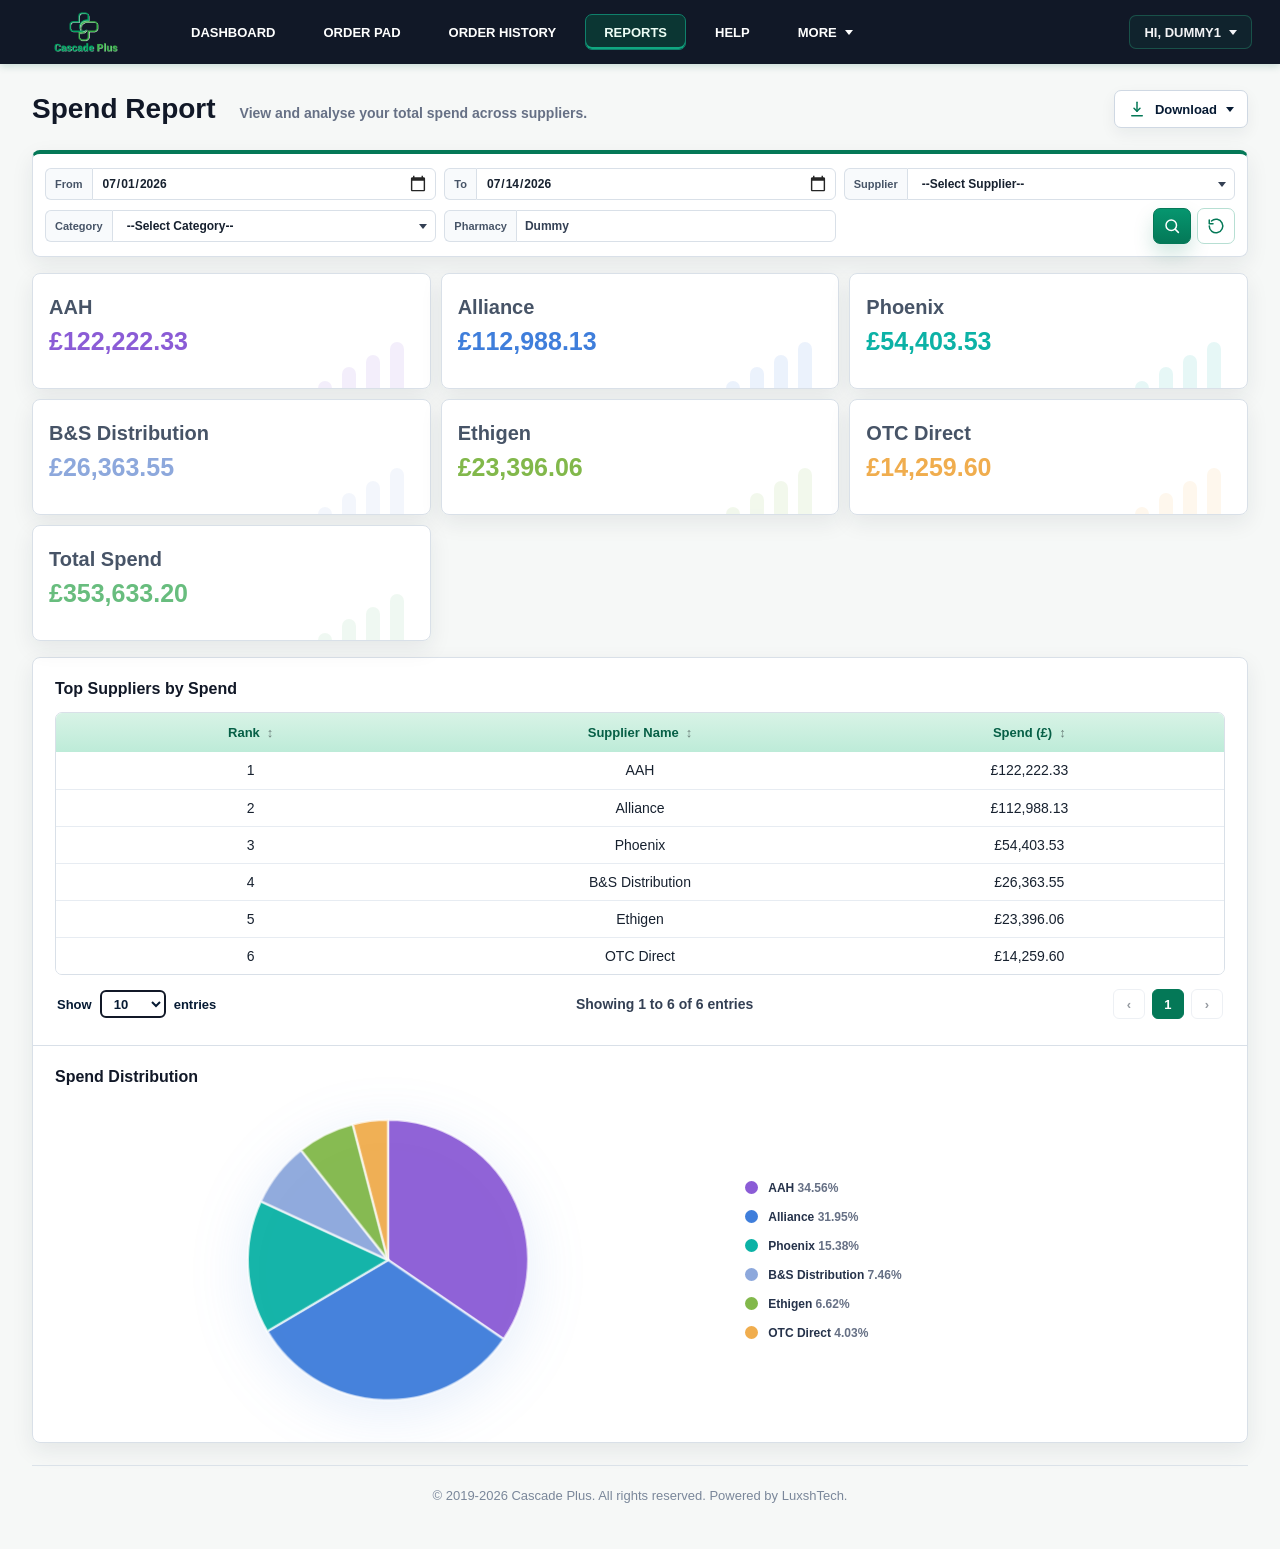
<file: spend_report.html>
<!doctype html>
<html lang="en">

<head>
  <meta charset="utf-8" />
  <meta name="viewport" content="width=device-width, initial-scale=1" />
  <title>CASCADE Spend Report</title>
  <style>
    :root {
      --green: #047857;
      --green-dark: #065f46;
      --green-soft: #ecfdf5;
      --ink: #17212f;
      --muted: #667085;
      --line: #d9e0e8;
      --app-bg: #f6f8f7;
      --shadow: 0 14px 34px rgba(23, 33, 47, 0.1);
      font-family: "Segoe UI", Arial, sans-serif;
    }

    * {
      box-sizing: border-box;
    }

    body {
      margin: 0;
      min-width: 320px;
      color: var(--ink);
      background: var(--app-bg);
      background-attachment: fixed;
      background-size: cover;
      background-position: center bottom;
    }

    button,
    input,
    select {
      font: inherit;
    }

    button {
      cursor: pointer;
    }

    [hidden] {
      display: none !important;
    }

    .app-shell {
      min-height: 100vh;
    }

    .topbar {
      min-height: 64px;
      display: grid;
      grid-template-columns: auto minmax(0, 1fr) auto;
      align-items: center;
      gap: 22px;
      padding: 0 24px;
      color: #fff;
      background: #111827;
      box-shadow: 0 2px 8px rgba(6, 95, 70, 0.2);
    }

    .brand {
      display: inline-flex;
      align-items: center;
    }

    .brand-logo {
      width: auto;
      height: 48px;
      max-width: 124px;
      object-fit: contain;
    }

    .main-nav {
      display: flex;
      align-items: flex-end;
      gap: 8px;
      align-self: stretch;
      overflow: visible;
    }

    .main-nav a,
    .main-nav button,
    .profile-button {
      min-height: 44px;
      border: 0;
      border-radius: 8px 8px 0 0;
      padding: 0 16px;
      display: inline-flex;
      align-items: center;
      justify-content: center;
      color: #fff;
      background: transparent;
      font-size: 13px;
      font-weight: 700;
      text-decoration: none;
      text-transform: uppercase;
      text-align: center;
      white-space: nowrap;
    }

    .main-nav a.active,
    .main-nav a:hover,
    .main-nav button:hover,
    .nav-more:hover>.more-toggle,
    .nav-more:focus-within>.more-toggle {
      color: var(--green);
      background: #fff;
    }

    .main-nav a.active {
      position: relative;
      margin-top: 12px;
    }

    .nav-more {
      position: relative;
      display: inline-flex;
      align-items: flex-end;
    }

    .more-toggle {
      gap: 8px;
    }

    .more-toggle::after,
    .select-wrap::after,
    .download-toggle::after {
      content: "";
      width: 0;
      height: 0;
      border-left: 4px solid transparent;
      border-right: 4px solid transparent;
      border-top: 5px solid currentColor;
    }

    .more-menu {
      position: absolute;
      top: calc(100% - 1px);
      left: 0;
      z-index: 30;
      min-width: 178px;
      display: none;
      flex-direction: column;
      gap: 4px;
      padding: 8px;
      border-radius: 0 0 8px 8px;
      background: #fff;
      box-shadow: 0 16px 34px rgba(15, 23, 42, 0.2);
    }

    .nav-more:hover .more-menu,
    .nav-more:focus-within .more-menu {
      display: flex;
    }

    .main-nav .more-menu a {
      min-height: 38px;
      border-radius: 6px;
      margin: 0;
      padding: 0 12px;
      color: var(--ink);
    }

    .main-nav .more-menu a:hover,
    .main-nav .more-menu a:focus-visible {
      color: #fff;
      background: var(--green);
    }

    .profile-button {
      min-height: 36px;
      gap: 8px;
      border-radius: 999px;
      border: 1px solid rgba(255, 255, 255, .16);
      color: #fff;
      background: rgba(255, 255, 255, .12);
    }

    .profile-button::after {
      content: "";
      width: 8px;
      height: 8px;
      border-right: 1.5px solid currentColor;
      border-bottom: 1.5px solid currentColor;
      transform: translateY(-2px) rotate(45deg);
    }

    .account-menu {
      position: relative;
      justify-self: end;
    }

    .account-dropdown {
      position: absolute;
      top: calc(100% + 8px);
      right: 0;
      z-index: 60;
      width: min(232px, calc(100vw - 24px));
      display: none;
      flex-direction: column;
      padding: 8px 0;
      border-radius: 8px;
      color: rgba(255, 255, 255, .9);
      background: #0f1726;
      box-shadow: 0 12px 24px rgba(15, 23, 42, .28);
    }

    .account-menu.is-open .account-dropdown {
      display: flex;
    }

    .account-dropdown::before {
      content: "";
      position: absolute;
      top: -9px;
      right: 18px;
      width: 18px;
      height: 18px;
      border-radius: 3px 0 0;
      background: #0f1726;
      transform: rotate(45deg);
    }

    .account-menu-item {
      min-height: 50px;
      display: flex;
      align-items: center;
      gap: 16px;
      border: 0;
      padding: 0 16px;
      color: rgba(255, 255, 255, .86);
      background: transparent;
      font-size: 12px;
      font-weight: 600;
      letter-spacing: 1.8px;
      text-align: left;
      text-transform: uppercase;
    }

    .account-menu-item svg,
    .icon {
      display: block;
      fill: none;
      stroke: currentColor;
      stroke-linecap: round;
      stroke-linejoin: round;
    }

    .account-menu-item svg {
      width: 22px;
      height: 22px;
      stroke-width: 1.6;
    }

    .account-menu-separator {
      height: 1px;
      margin: 8px 0;
      background: rgba(255, 255, 255, .18);
    }

    .workspace {
      width: min(100%, 1760px);
      margin: 0 auto;
      padding: 26px 32px 24px;
    }

    .heading-row {
      display: flex;
      align-items: center;
      justify-content: space-between;
      gap: 20px;
      margin-bottom: 22px;
    }

    .page-heading {
      display: flex;
      align-items: baseline;
      gap: 24px;
    }

    .page-heading h1 {
      margin: 0;
      color: #111827;
      font-size: 28px;
      font-weight: 600;
      line-height: 1.15;
    }

    .page-heading p {
      margin: 0;
      color: var(--muted);
      font-size: 14px;
      font-weight: 600;
    }

    .download-menu {
      position: relative;
    }

    .download-toggle {
      min-height: 38px;
      display: inline-flex;
      align-items: center;
      gap: 9px;
      border: 1px solid var(--line);
      border-radius: 7px;
      padding: 0 13px;
      color: var(--ink);
      background: #fff;
      font-size: 13px;
      font-weight: 700;
      box-shadow: 0 4px 12px rgba(23, 33, 47, .05);
    }

    .download-toggle .icon {
      color: var(--green);
    }

    .download-options {
      position: absolute;
      top: calc(100% + 7px);
      right: 0;
      z-index: 20;
      min-width: 154px;
      display: none;
      padding: 6px;
      border: 1px solid var(--line);
      border-radius: 7px;
      background: #fff;
      box-shadow: var(--shadow);
    }

    .download-menu.is-open .download-options {
      display: grid;
    }

    .download-options button {
      border: 0;
      border-radius: 5px;
      padding: 9px 10px;
      color: var(--ink);
      background: #fff;
      text-align: left;
    }

    .download-options button:hover {
      color: var(--green-dark);
      background: var(--green-soft);
    }

    .filter-panel,
    .metric-card,
    .analytics-panel {
      border: 1px solid var(--line);
      border-radius: 8px;
      background: #fff;
      box-shadow: var(--shadow);
    }

    .filter-panel {
      margin-bottom: 16px;
      padding: 14px 12px 12px;
    }

    .filter-grid {
      display: grid;
      grid-template-columns: minmax(170px, .8fr) minmax(170px, .8fr) minmax(220px, 1.1fr) minmax(220px, 1.1fr) minmax(240px, 1.2fr) auto;
      gap: 8px;
      align-items: center;
    }

    .field {
      min-width: 0;
      display: grid;
      grid-template-columns: max-content minmax(0, 1fr);
    }

    .field>span:first-child {
      min-height: 30px;
      display: inline-flex;
      align-items: center;
      border: 1px solid var(--line);
      border-right: 0;
      border-radius: 6px 0 0 6px;
      padding: 0 9px;
      color: #344054;
      background: #f8fafc;
      font-size: 11px;
      font-weight: 600;
      white-space: nowrap;
    }

    .control {
      min-height: 30px;
      border: 1px solid var(--line);
      border-radius: 0 6px 6px 0;
      display: grid;
      grid-template-columns: auto minmax(0, 1fr) auto;
      align-items: center;
      gap: 6px;
      padding: 0 8px;
      color: #344054;
      background: #fff;
      font-size: 12px;
      font-weight: 600;
    }

    .control input,
    .control select {
      width: 100%;
      min-width: 0;
      border: 0;
      outline: 0;
      color: var(--ink);
      background: transparent;
      font-weight: 600;
    }

    .control select {
      padding-left: 6px;
    }

    .fixed-control {
      justify-content: start;
      user-select: none;
      cursor: default;
    }

    .select-wrap {
      grid-template-columns: minmax(0, 1fr) auto;
    }

    .select-wrap select {
      appearance: none;
    }

    .date-wrap {
      grid-template-columns: minmax(0, 1fr);
      padding-right: 6px;
    }

    .date-wrap input[type="date"] {
      min-height: 28px;
      cursor: pointer;
      color-scheme: light;
    }

    .date-wrap input[type="date"]::-webkit-calendar-picker-indicator {
      width: 18px;
      height: 18px;
      margin-left: 6px;
      cursor: pointer;
      opacity: .85;
    }

    .icon {
      width: 18px;
      height: 18px;
      stroke-width: 2;
    }

    .filter-actions {
      display: flex;
      justify-content: flex-end;
      gap: 6px;
    }

    .soft-button,
    .green-button {
      width: 34px;
      min-width: 34px;
      height: 30px;
      min-height: 30px;
      border-radius: 6px;
      display: inline-flex;
      align-items: center;
      justify-content: center;
      padding: 0;
      font-weight: 700;
    }

    .soft-button {
      border: 1px solid var(--line);
      color: #344054;
      background: #fff;
    }

    .green-button {
      border: 1px solid var(--green);
      color: #fff;
      background: linear-gradient(180deg, #06966f 0%, #047857 100%);
      box-shadow: 0 10px 20px rgba(4, 120, 87, .22);
    }

    .metric-grid {
      display: grid;
      grid-template-columns: repeat(auto-fit, minmax(205px, 1fr));
      gap: 10px;
      margin-bottom: 16px;
    }

    .metric-card {
      position: relative;
      min-height: 116px;
      display: grid;
      grid-template-columns: minmax(0, 1fr);
      align-items: start;
      overflow: hidden;
      padding: 20px 16px;
      background: linear-gradient(145deg, var(--tint, #f3fffb), #fff 66%);
    }

    .metric-card::after {
      content: "";
      position: absolute;
      right: 26px;
      bottom: -6px;
      width: 14px;
      height: 52px;
      opacity: .1;
      background: var(--accent);
      border-radius: 8px 8px 0 0;
      box-shadow: -24px 13px 0 0 var(--accent),
        -48px 25px 0 0 var(--accent),
        -72px 39px 0 0 var(--accent);
    }

    .metric-copy {
      min-width: 0;
    }

    .metric-label {
      display: block;
      margin: 2px 0 7px;
      color: #475467;
      font-size: 20px;
      font-weight: 700;
    }

    .metric-value {
      display: block;
      overflow: hidden;
      color: var(--accent);
      font-size: 25px;
      font-weight: 700;
      line-height: 1.2;
      text-overflow: ellipsis;
      white-space: nowrap;
    }

    .analytics-panel {
      display: grid;
      grid-template-columns: minmax(0, 1.05fr) minmax(420px, .95fr);
      overflow: hidden;
    }

    .table-section,
    .chart-section {
      min-width: 0;
      padding: 20px 22px;
    }

    .chart-section {
      border-left: 1px solid var(--line);
    }

    .section-title {
      margin: 0 0 14px;
      color: #111827;
      font-size: 16px;
      font-weight: 700;
    }

    .entries-control {
      display: inline-flex;
      align-items: center;
      gap: 8px;
      color: #061a33;
      font-size: 13px;
      font-weight: 600;
    }

    .entries-control select {
      min-width: 66px;
      min-height: 30px;
      border: 1px solid var(--line);
      border-radius: 6px;
      padding: 0 8px;
      color: #061a33;
      background: #fff;
      font-weight: 600;
    }

    .table-wrap {
      overflow-x: auto;
      border: 1px solid var(--line);
      border-radius: 7px;
    }

    table {
      width: 100%;
      border-collapse: collapse;
      min-width: 560px;
      font-size: 14px;
    }

    thead th {
      height: 38px;
      padding: 0 16px;
      color: var(--green-dark);
      background: linear-gradient(180deg, #d8f3e6 0%, #c3ead9 100%);
      font-size: 13px;
      font-weight: 700;
      text-align: center;
      white-space: nowrap;
    }

    thead th.num,
    tbody td.num {
      text-align: center;
    }

    tbody td {
      height: 38px;
      border-bottom: 1px solid #e7ecf2;
      padding: 0 16px;
      color: #17212f;
      font-weight: 500;
      text-align: center;
      white-space: nowrap;
    }

    tbody tr:last-child td {
      border-bottom: 0;
    }

    tbody tr:hover {
      background: #f8fffc;
    }

    .sort-button {
      border: 0;
      padding: 0;
      color: inherit;
      background: transparent;
      font-weight: inherit;
    }

    .sort-button::after {
      content: "\2195";
      margin-left: 7px;
      color: #6b7f7a;
      font-size: 13px;
    }

    .sort-button[data-direction="asc"]::after {
      content: "\2191";
      color: #000;
    }

    .sort-button[data-direction="desc"]::after {
      content: "\2193";
      color: #000;
    }

    .empty-row td {
      height: 110px;
      color: var(--muted);
      text-align: center;
    }

    .table-footer {
      min-height: 48px;
      display: grid;
      grid-template-columns: 1fr auto 1fr;
      align-items: center;
      gap: 18px;
      padding-top: 10px;
      color: #344054;
      font-size: 13px;
      font-weight: 600;
    }

    .table-footer .entries-control {
      justify-self: start;
    }

    .table-footer #tableInfo {
      justify-self: center;
    }

    .pagination {
      display: flex;
      align-items: center;
      gap: 7px;
    }

    .pagination {
      justify-self: end;
    }

    .page-button {
      min-width: 32px;
      min-height: 30px;
      border: 1px solid var(--line);
      border-radius: 6px;
      color: #17212f;
      background: #fff;
      font-size: 13px;
      font-weight: 800;
    }

    .page-button.active {
      border-color: var(--green);
      color: #fff;
      background: var(--green);
    }

    .page-button:disabled {
      cursor: not-allowed;
      opacity: .45;
    }

    .chart-content {
      min-height: 320px;
      display: grid;
      grid-template-columns: minmax(250px, 1fr) minmax(190px, .72fr);
      align-items: center;
      gap: 24px;
    }

    .pie-wrap {
      position: relative;
      width: min(100%, 292px);
      aspect-ratio: 1;
      justify-self: center;
    }

    .pie-chart {
      width: 100%;
      height: 100%;
      border-radius: 50%;
      filter: drop-shadow(0 12px 28px rgba(63, 126, 219, .14));
      transform: scale(.92);
      opacity: 0;
      animation: pieEnter 620ms cubic-bezier(.2, .8, .2, 1) forwards;
      transition: filter 180ms ease;
    }

    .pie-chart:hover {
      filter: drop-shadow(0 18px 38px rgba(63, 126, 219, .24)) saturate(1.08);
    }

    .pie-chart svg {
      width: 100%;
      height: 100%;
      overflow: visible;
    }

    .pie-slice {
      cursor: pointer;
      opacity: .96;
      stroke: rgba(255, 255, 255, .72);
      stroke-width: .8;
      transition: filter 220ms ease, opacity 220ms ease;
      animation: sliceEnter 520ms cubic-bezier(.2, .8, .2, 1) both;
    }

    .pie-wrap.is-hovering .pie-slice {
      opacity: .72;
    }

    .pie-slice.is-active {
      filter: drop-shadow(0 12px 18px rgba(31, 41, 55, .22));
      opacity: 1;
      stroke: rgba(255, 255, 255, .95);
      stroke-width: 1.2;
    }

    .pie-tooltip {
      position: absolute;
      z-index: 5;
      left: 50%;
      top: 50%;
      display: none;
      min-width: 126px;
      max-width: 210px;
      transform: translate(-50%, -118%);
      border: 1px solid rgba(255, 255, 255, .78);
      border-radius: 5px;
      padding: 8px 10px;
      color: #fff;
      background: rgba(96, 105, 216, .92);
      box-shadow: 0 12px 26px rgba(31, 41, 55, .2);
      font-size: 14px;
      font-weight: 600;
      text-align: center;
      pointer-events: none;
      white-space: nowrap;
    }

    .pie-tooltip::after {
      content: "";
      position: absolute;
      left: 50%;
      bottom: -6px;
      width: 10px;
      height: 10px;
      border-right: 1px solid rgba(255, 255, 255, .78);
      border-bottom: 1px solid rgba(255, 255, 255, .78);
      background: inherit;
      transform: translateX(-50%) rotate(45deg);
    }

    .pie-wrap.is-hovering .pie-tooltip {
      display: block;
      animation: tooltipPop 140ms ease-out;
    }

    @keyframes pieEnter {
      to {
        transform: scale(1);
        opacity: 1;
      }
    }

    @keyframes sliceEnter {
      from {
        opacity: 0;
      }

      to {
        opacity: .96;
      }
    }

    @keyframes tooltipPop {
      from {
        opacity: 0;
        transform: translate(-50%, -106%) scale(.96);
      }

      to {
        opacity: 1;
        transform: translate(-50%, -118%) scale(1);
      }
    }

    .chart-empty {
      position: absolute;
      inset: 0;
      display: grid;
      place-items: center;
      border: 1px dashed var(--line);
      border-radius: 50%;
      color: var(--muted);
      background: #f8fafc;
      font-size: 13px;
      font-weight: 600;
    }

    .legend {
      display: grid;
      gap: 15px;
      margin: 0;
      padding: 0;
      list-style: none;
    }

    .legend li {
      display: grid;
      grid-template-columns: 13px minmax(0, 1fr);
      align-items: center;
      gap: 10px;
      color: #25324a;
      font-size: 12px;
      font-weight: 600;
    }

    .legend-dot {
      width: 13px;
      height: 13px;
      border-radius: 50%;
      background: var(--dot);
    }

    .legend-value {
      color: var(--muted);
      font-variant-numeric: tabular-nums;
    }

    .site-footer {
      margin-top: 22px;
      border-top: 1px solid rgba(217, 224, 232, .9);
      padding: 22px 0 2px;
      color: #7a879a;
      font-size: 13px;
      text-align: center;
    }

    @media (max-width: 1320px) {
      .filter-grid {
        grid-template-columns: repeat(3, minmax(190px, 1fr));
      }

      .metric-grid {
        grid-template-columns: repeat(3, minmax(0, 1fr));
      }

      .analytics-panel {
        grid-template-columns: 1fr;
      }

      .chart-section {
        border-top: 1px solid var(--line);
        border-left: 0;
      }
    }

    @media (max-width: 760px) {
      .topbar {
        grid-template-columns: 1fr;
        padding: 12px 16px 0;
      }

      .main-nav {
        overflow-x: auto;
      }

      .workspace {
        padding: 22px 16px 24px;
      }

      .heading-row,
      .page-heading {
        align-items: flex-start;
        flex-direction: column;
        gap: 8px;
      }

      .filter-grid,
      .metric-grid {
        grid-template-columns: 1fr;
      }

      .filter-actions {
        justify-content: flex-start;
      }

      .metric-card {
        min-height: 104px;
      }

      .table-section,
      .chart-section {
        padding: 18px 14px;
      }

      .chart-content {
        grid-template-columns: 1fr;
      }

      .table-footer {
        grid-template-columns: 1fr;
        align-items: flex-start;
      }

      .table-footer .entries-control,
      .table-footer #tableInfo,
      .pagination {
        justify-self: start;
      }
    }

    @media print {
      @page {
        size: A4 landscape;
        margin: 8mm;
      }

      * {
        -webkit-print-color-adjust: exact;
        print-color-adjust: exact;
      }

      html,
      body {
        width: 100%;
        margin: 0;
        background: var(--app-bg);
        background-attachment: fixed;
        background-size: cover;
        background-position: center bottom;
      }

      .topbar,
      .heading-row,
      .filter-panel,
      .download-menu,
      .download-options,
      .site-footer {
        display: none !important;
      }

      .app-shell {
        min-height: 0;
      }

      .workspace {
        width: 100%;
        max-width: none;
        margin: 0;
        padding: 0;
      }

      .metric-grid {
        grid-template-columns: repeat(7, minmax(0, 1fr)) !important;
        gap: 6px;
        margin-bottom: 10px;
        page-break-inside: avoid;
        break-inside: avoid;
      }

      .metric-card {
        min-height: 76px;
        gap: 7px;
        padding: 10px 8px;
        box-shadow: none;
        page-break-inside: avoid;
        break-inside: avoid;
      }

      .metric-label {
        margin: 0 0 4px;
        font-size: 8.5px;
      }

      .metric-value {
        font-size: 12px;
      }

      .analytics-panel {
        display: grid !important;
        grid-template-columns: minmax(0, 1.05fr) minmax(0, .95fr) !important;
        overflow: visible;
        box-shadow: none;
        page-break-inside: avoid;
        break-inside: avoid;
      }

      .table-section,
      .chart-section {
        padding: 12px 14px;
      }

      .chart-section {
        border-top: 0;
        border-left: 1px solid var(--line);
      }

      .section-title {
        margin-bottom: 10px;
        font-size: 13px;
      }

      .table-wrap {
        overflow: visible;
      }

      table {
        min-width: 0;
        font-size: 10px;
      }

      thead th,
      tbody td {
        height: 28px;
        padding: 0 10px;
      }

      thead th {
        font-size: 10px;
      }

      .sort-button::after {
        display: none;
      }

      .table-footer {
        min-height: 32px;
        gap: 8px;
        padding-top: 8px;
        font-size: 10px;
      }

      .entries-control,
      .entries-control select {
        font-size: 10px;
      }

      .entries-control select {
        min-width: 50px;
        min-height: 24px;
      }

      .page-button {
        min-width: 24px;
        min-height: 24px;
        font-size: 10px;
      }

      .chart-content {
        min-height: 230px;
        grid-template-columns: minmax(190px, 1fr) minmax(150px, .7fr);
        gap: 14px;
      }

      .pie-wrap {
        width: min(100%, 230px);
      }

      .legend {
        gap: 10px;
      }

      .legend li {
        grid-template-columns: 10px minmax(0, 1fr);
        gap: 8px;
        font-size: 9px;
      }

      .legend-dot {
        width: 10px;
        height: 10px;
      }
    }

    /* Unified report styling: aligned with Order Report */
    .workspace {
      width: min(100%, 1760px);
      margin: 0 auto;
      padding: 26px 32px 44px;
    }

    .heading-row {
      display: flex;
      align-items: center;
      justify-content: space-between;
      gap: 20px;
      margin-bottom: 22px;
    }

    .page-heading {
      display: flex;
      align-items: baseline;
      gap: 24px;
    }

    .page-heading h1 {
      margin: 0;
      color: #111827;
      font-size: 28px;
      font-weight: 600;
      line-height: 1.15;
    }

    .page-heading p {
      margin: 0;
      color: var(--muted);
      font-size: 14px;
      font-weight: 600;
    }

    .download-toggle {
      min-height: 38px;
      display: inline-flex;
      align-items: center;
      gap: 9px;
      border: 1px solid var(--line);
      border-radius: 7px;
      padding: 0 13px;
      color: var(--ink);
      background: #fff;
      font-size: 13px;
      font-weight: 700;
      box-shadow: 0 4px 12px rgba(23, 33, 47, 0.05);
    }

    .download-toggle .icon,
    .filter-panel .icon,
    .green-button .icon,
    .soft-button .icon {
      width: 18px;
      height: 18px;
      stroke-width: 2;
    }

    .download-toggle .icon {
      color: var(--green);
    }

    .filter-panel,
    .table-panel,
    .savings-filter-bar,
    .savings-kpi-card,
    .savings-chart-card,
    .savings-methodology-box {
      border: 1px solid var(--line);
      border-radius: 8px;
      background: #fff;
      box-shadow: var(--shadow);
    }

    .filter-panel,
    .savings-filter-bar {
      margin-bottom: 16px;
      padding: 14px 12px 12px;
    }

    .filter-grid,
    .savings-filter-bar {
      gap: 8px;
      align-items: center;
    }

    .field {
      min-width: 0;
      display: grid;
      grid-template-columns: max-content minmax(0, 1fr);
      gap: 0;
    }

    .field>span:first-child,
    .field-label {
      min-height: 30px;
      display: inline-flex;
      align-items: center;
      border: 1px solid var(--line);
      border-right: 0;
      border-radius: 6px 0 0 6px;
      padding: 0 9px;
      color: #344054;
      background: #f8fafc;
      font-size: 11px;
      font-weight: 600;
      white-space: nowrap;
    }

    .control {
      min-height: 30px;
      border: 1px solid var(--line);
      border-radius: 0 6px 6px 0;
      display: grid;
      grid-template-columns: auto minmax(0, 1fr) auto;
      align-items: center;
      gap: 6px;
      padding: 0 8px;
      color: #344054;
      background: #fff;
      box-shadow: none;
      font-size: 12px;
      font-weight: 600;
    }

    .control input,
    .control select {
      width: 100%;
      min-width: 0;
      min-height: 28px;
      border: 0;
      outline: 0;
      color: var(--ink);
      background: transparent;
      font-weight: 600;
    }

    .select-wrap {
      grid-template-columns: minmax(0, 1fr) auto;
    }

    .select-wrap select {
      appearance: none;
    }

    .date-wrap {
      grid-template-columns: minmax(0, 1fr);
      padding-right: 6px;
    }

    .date-wrap input[type="date"] {
      color-scheme: light;
      cursor: pointer;
    }

    .date-wrap input[type="date"]::-webkit-calendar-picker-indicator {
      width: 18px;
      height: 18px;
      margin-left: 6px;
      cursor: pointer;
      opacity: 0.85;
    }

    .filter-actions {
      display: flex;
      justify-content: flex-end;
      gap: 6px;
    }

    .soft-button,
    .green-button,
    .icon-button,
    .icon-filter-button {
      width: 34px;
      min-width: 34px;
      height: 30px;
      min-height: 30px;
      border-radius: 6px;
      display: inline-flex;
      align-items: center;
      justify-content: center;
      padding: 0;
      font-weight: 700;
    }

    .soft-button,
    .icon-button,
    .secondary-button.icon-filter-button {
      border: 1px solid var(--line);
      color: var(--green-dark);
      background: var(--green-soft);
    }

    .green-button,
    .primary-button.icon-filter-button {
      border: 1px solid var(--green);
      color: #fff;
      background: linear-gradient(180deg, #06966f 0%, #047857 100%);
      box-shadow: 0 10px 20px rgba(4, 120, 87, 0.22);
    }

    .table-panel {
      padding: 8px 10px 10px;
      overflow: hidden;
    }

    .table-toolbar {
      min-height: 34px;
      display: flex;
      align-items: center;
      justify-content: space-between;
      gap: 10px;
      margin-bottom: 6px;
    }

    .entries-control,
    .entries-row label {
      display: inline-flex;
      align-items: center;
      gap: 8px;
      color: #061a33;
      font-size: 13px;
      font-weight: 600;
    }

    .entries-control select,
    .entries-row select {
      min-width: 66px;
      min-height: 28px;
      border: 2px solid #111827;
      border-radius: 6px;
      padding: 0 8px;
      color: #061a33;
      background: #fff;
      font-weight: 600;
    }

    table {
      width: 100%;
      border-collapse: collapse;
      font-size: 14px;
    }

    thead th,
    .savings-details-table th {
      height: 38px;
      padding: 0 16px;
      color: var(--green-dark);
      background: linear-gradient(180deg, #d8f3e6 0%, #c3ead9 100%);
      font-size: 13px;
      font-weight: 700;
      text-align: left;
      white-space: nowrap;
    }

    tbody td,
    .savings-details-table td {
      height: 36px;
      border-bottom: 1px solid #e7ecf2;
      padding: 0 16px;
      color: #17212f;
      background: #fff;
      font-size: 14px;
      font-weight: 500;
      white-space: nowrap;
      vertical-align: middle;
    }

    tbody tr:nth-child(odd) td {
      background: #fff;
    }

    tbody tr:hover td,
    tbody tr:hover,
    .savings-details-table tbody tr:hover td {
      background: #f8fffc;
    }

    .num,
    td.num,
    th.num,
    .numeric {
      text-align: right !important;
      font-variant-numeric: tabular-nums;
    }

    .analytics-panel .table-section table {
      table-layout: fixed;
    }

    .analytics-panel .table-section table th,
    .analytics-panel .table-section table td {
      width: 33.333%;
      text-align: center !important;
    }

    .analytics-panel .table-section table th .sort-button {
      width: 100%;
      justify-content: center;
      text-align: center;
    }

    .analytics-panel .table-section table td.num,
    .analytics-panel .table-section table th.num {
      text-align: center !important;
    }

    .table-footer {
      min-height: 48px;
      display: flex;
      align-items: center;
      justify-content: space-between;
      gap: 18px;
      padding: 10px 2px 0;
      color: #344054;
      font-size: 14px;
      font-weight: 600;
    }

    .pagination {
      display: flex;
      align-items: center;
      justify-content: flex-end;
      gap: 7px;
    }

    .pagination button,
    .page-button {
      min-width: 32px;
      min-height: 30px;
      border: 1px solid var(--line);
      border-radius: 6px;
      color: #17212f;
      background: #fff;
      font-size: 13px;
      font-weight: 800;
    }

    .pagination button.active,
    .page-button.active {
      border-color: var(--green);
      color: #fff;
      background: var(--green);
      box-shadow: none;
    }

    .pagination button:not(:disabled):hover,
    .page-button:not(:disabled):hover {
      color: #fff;
      background: var(--green);
    }

    @media (max-width: 760px) {
      .workspace {
        padding: 22px 16px 34px;
      }

      .heading-row,
      .page-heading,
      .table-footer {
        align-items: flex-start;
        flex-direction: column;
        gap: 8px;
      }

      .filter-grid,
      .savings-filter-bar {
        grid-template-columns: 1fr !important;
      }
    }
    /* Report consistency refinements */
    .download-toggle {
      min-height: 38px;
      border: 1px solid #cfd8e3;
      border-radius: 7px;
      color: #061a33;
      background: #fff;
      box-shadow: 0 6px 16px rgba(23, 33, 47, 0.06);
    }

    .download-toggle:hover,
    .download-toggle:focus-visible {
      border-color: #10b981;
      color: var(--green);
      outline: 0;
    }

    .filter-panel {
      border-top: 4px solid var(--green);
      background: rgba(255, 255, 255, 0.96);
      box-shadow: 0 8px 22px rgba(23, 33, 47, 0.08);
    }

    .field>span:first-child,
    .field-label {
      color: #475467;
      background: #f8fafc;
      font-weight: 700;
    }

    .control {
      min-height: 32px;
    }

    .green-button {
      width: 38px;
      min-width: 38px;
      height: 36px;
      min-height: 36px;
      border-radius: 7px;
      background: linear-gradient(180deg, #06966f 0%, #047857 100%);
      box-shadow: 0 10px 20px rgba(4, 120, 87, 0.18);
    }

    .soft-button,
    .icon-button {
      width: 38px;
      min-width: 38px;
      height: 36px;
      min-height: 36px;
      border: 1px solid #b7dfd3;
      border-radius: 7px;
      color: var(--green);
      background: #fff;
    }

    .metric-card,
    .analytics-panel {
      border: 1px solid var(--line);
      border-radius: 8px;
      background: rgba(255, 255, 255, 0.97);
      box-shadow: 0 8px 22px rgba(23, 33, 47, 0.08);
    }

    .table-section,
    .chart-section {
      padding: 22px;
    }

    thead th {
      height: 39px;
      background: linear-gradient(180deg, #d8f3e6 0%, #bdebd8 100%);
    }

    tbody td {
      height: 37px;
    }

    tbody tr:hover td,
    tbody tr:hover {
      background: #f6fffb;
    }

    .pagination button,
    .page-button {
      border-color: #d9e0e8;
      background: #fff;
    }
  </style>
  <link rel="stylesheet" href="navigation.css" />
</head>

<body>
  <div class="app-shell">
    <header class="topbar">
      <a class="brand" href="index.html" aria-label="CASCADE home">
        <img class="brand-logo" src="logo.png" alt="CASCADE Plus" />
      </a>
      <nav class="main-nav" aria-label="Primary">
        <a href="Dashboard.html">Dashboard</a>
        <a href="index.html">Order Pad</a>
        <a href="history.html">Order History</a>
        <a class="active" href="report.html" aria-current="page">Reports</a>
        <a href="help.html">Help</a>
        <div class="nav-more">
          <button class="more-toggle" type="button" aria-haspopup="true" aria-expanded="false">More</button>
          <div class="more-menu" role="menu">
            <a href="pending.html" role="menuitem">Pending Order</a>
            <a href="outofstock.html" role="menuitem">Out Of Stock</a>
          </div>
        </div>
      </nav>
      <div class="account-menu">
        <button class="profile-button" type="button" aria-haspopup="true" aria-expanded="false">HI, DUMMY1</button>
        <div class="account-dropdown" role="menu">
          <button class="account-menu-item" type="button" role="menuitem">
            <svg viewBox="0 0 24 24" aria-hidden="true">
              <path d="M3 11.5 12 4l9 7.5"></path>
              <path d="M5.5 10.5V20h13v-9.5"></path>
              <path d="M9.5 17h5"></path>
            </svg>
            Reset Password
          </button>
          <span class="account-menu-separator" aria-hidden="true"></span>
          <button class="account-menu-item" type="button" role="menuitem">
            <svg viewBox="0 0 24 24" aria-hidden="true">
              <circle cx="7.5" cy="16.5" r="3"></circle>
              <path d="m10 14 7.5-7.5"></path>
              <path d="m15.5 8.5 2 2"></path>
            </svg>
            Log Out
          </button>
        </div>
      </div>
    </header>

    <main class="workspace">
      <div class="heading-row">
        <section class="page-heading" aria-labelledby="reportTitle">
          <h1 id="reportTitle">Spend Report</h1>
          <p>View and analyse your total spend across suppliers.</p>
        </section>
        <div class="download-menu">
          <button class="download-toggle" type="button" aria-haspopup="true" aria-expanded="false">
            <svg class="icon" viewBox="0 0 24 24" aria-hidden="true">
              <path d="M12 3v12"></path>
              <path d="m8 11 4 4 4-4"></path>
              <path d="M5 21h14"></path>
            </svg>
            Download
          </button>
          <div class="download-options" role="menu">
            <button type="button" role="menuitem" data-download="csv">Download CSV</button>
            <button type="button" role="menuitem" data-download="print">Print / PDF</button>
          </div>
        </div>
      </div>

      <section class="filter-panel" aria-label="Spend report filters">
        <div class="filter-grid">
          <label class="field"><span>From</span><span class="control date-wrap"><input id="fromDate" type="date"
                value="2026-07-01" aria-label="From date" lang="en-GB" /></span></label>
          <label class="field"><span>To</span><span class="control date-wrap"><input id="toDate" type="date"
                value="2026-07-14" aria-label="To date" lang="en-GB" /></span></label>
          <label class="field"><span>Supplier</span><span class="control select-wrap"><select id="supplierFilter"
                aria-label="Supplier">
                <option value="">--Select Supplier--</option>
              </select></span></label>
          <label class="field"><span>Category</span><span class="control select-wrap"><select id="categoryFilter"
                aria-label="Category">
                <option value="">--Select Category--</option>
              </select></span></label>
          <label class="field"><span>Pharmacy</span><span class="control fixed-control" aria-label="Pharmacy">Dummy</span></label>
          <div class="filter-actions">
            <button id="searchButton" class="green-button" type="button" aria-label="Search report" title="Search">
              <svg class="icon" viewBox="0 0 24 24" aria-hidden="true">
                <circle cx="11" cy="11" r="7"></circle>
                <path d="m16.5 16.5 4 4"></path>
              </svg>
            </button>
            <button id="resetFilters" class="soft-button" type="button" aria-label="Reset filters"
              title="Reset filters">
              <svg class="icon" viewBox="0 0 24 24" aria-hidden="true">
                <path d="M3 12a9 9 0 1 0 3-6.7"></path>
                <path d="M3 4v5h5"></path>
              </svg>
            </button>
          </div>
        </div>
      </section>

      <section id="metricGrid" class="metric-grid" aria-label="Spend summary">
      </section>

      <section class="analytics-panel" aria-label="Spend analytics">
        <div class="table-section">
          <h2 class="section-title">Top Suppliers by Spend</h2>
          <div class="table-wrap">
            <table>
              <thead>
                <tr>
                  <th><button class="sort-button" type="button" data-sort="rank">Rank</button></th>
                  <th><button class="sort-button" type="button" data-sort="supplier">Supplier Name</button></th>
                  <th class="num"><button class="sort-button" type="button" data-sort="spend">Spend (£)</button></th>
                </tr>
              </thead>
              <tbody id="spendTableBody"></tbody>
            </table>
          </div>
          <div class="table-footer"><label class="entries-control">Show <select id="pageSize"
                aria-label="Entries per page">
                <option>10</option>
                <option>25</option>
                <option>50</option>
                <option>100</option>
              </select> entries</label><span id="tableInfo">Showing 0 to 0 of 0 entries</span>
            <nav id="pagination" class="pagination" aria-label="Pagination"></nav>
          </div>
        </div>
        <div class="chart-section">
          <h2 class="section-title">Spend Distribution</h2>
          <div class="chart-content">
            <div class="pie-wrap">
              <div id="pieChart" class="pie-chart" role="img" aria-label="Spend distribution pie chart"></div>
              <div id="pieTooltip" class="pie-tooltip" role="status"></div>
              <div id="chartEmpty" class="chart-empty" hidden>No spend data</div>
            </div>
            <ul id="chartLegend" class="legend" aria-label="Spend distribution legend"></ul>
          </div>
        </div>
      </section>

      <footer class="site-footer">© 2019-2026 Cascade Plus. All rights reserved. Powered by LuxshTech.</footer>
    </main>
  </div>

  <script src="account-menu.js"></script>
  <script>
    const spendRecords = [
      { date: "2026-07-01", supplier: "AAH", category: "Branded", pharmacy: "Pyramid Pharmacy Wandsworth", status: "Received", spend: 18322.40, orders: 42 },
      { date: "2026-07-03", supplier: "AAH", category: "Generic", pharmacy: "Pyramid Pharmacy Wandsworth", status: "Received", spend: 25746.82, orders: 58 },
      { date: "2026-07-08", supplier: "AAH", category: "Fridge", pharmacy: "Pyramid Pharmacy Wandsworth", status: "Partially received", spend: 36153.11, orders: 84 },
      { date: "2026-07-13", supplier: "AAH", category: "Dressings", pharmacy: "Pyramid Pharmacy Wandsworth", status: "Received", spend: 42000.00, orders: 119 },
      { date: "2026-07-02", supplier: "Alliance", category: "Branded", pharmacy: "Pyramid Pharmacy Wandsworth", status: "Received", spend: 28988.13, orders: 61 },
      { date: "2026-07-05", supplier: "Alliance", category: "Generic", pharmacy: "Pyramid Pharmacy Wandsworth", status: "Received", spend: 44000.00, orders: 106 },
      { date: "2026-07-12", supplier: "Alliance", category: "Appliances", pharmacy: "Pyramid Pharmacy Wandsworth", status: "Partially received", spend: 40000.00, orders: 113 },
      { date: "2026-07-04", supplier: "Phoenix", category: "Generic", pharmacy: "Pyramid Pharmacy Wandsworth", status: "Received", spend: 24403.53, orders: 58 },
      { date: "2026-07-11", supplier: "Phoenix", category: "Controlled drug", pharmacy: "Pyramid Pharmacy Wandsworth", status: "Received", spend: 30000.00, orders: 77 },
      { date: "2026-07-06", supplier: "B&S Distribution", category: "Specials", pharmacy: "Pyramid Pharmacy Wandsworth", status: "Received", spend: 26363.55, orders: 65 },
      { date: "2026-07-09", supplier: "Ethigen", category: "Branded", pharmacy: "Pyramid Pharmacy Wandsworth", status: "Received", spend: 23396.06, orders: 58 },
      { date: "2026-07-10", supplier: "OTC Direct", category: "Food", pharmacy: "Pyramid Pharmacy Wandsworth", status: "Received", spend: 14259.60, orders: 35 },
      { date: "2026-06-28", supplier: "AAH", category: "Generic", pharmacy: "Pyramid Pharmacy Tooting", status: "Received", spend: 9720.40, orders: 24 },
      { date: "2026-06-29", supplier: "Alliance", category: "Dressings", pharmacy: "Pyramid Pharmacy Tooting", status: "Received", spend: 8140.25, orders: 20 }
    ];

    const supplierColours = {
      "AAH": "#8b5cd6",
      "Alliance": "#3f7edb",
      "Phoenix": "#0cb2a6",
      "B&S Distribution": "#8da8dc",
      "Ethigen": "#82b84b",
      "OTC Direct": "#f0ad4e"
    };
    const colours = ["#8b5cd6", "#3f7edb", "#0cb2a6", "#8da8dc", "#82b84b", "#f0ad4e", "#e36b73", "#63748b"];
    const currency = new Intl.NumberFormat("en-GB", { style: "currency", currency: "GBP", minimumFractionDigits: 2 });
    const integer = new Intl.NumberFormat("en-GB");
    const state = { filtered: [], grouped: [], page: 1, size: 10, sort: "spend", direction: "desc" };
    let chartSlices = [];
    const supplierOptions = aggregate(spendRecords).map((row) => row.supplier);
    const categoryOptions = ["(Virtual)", "Appliances", "Bed pans, urinals, gloves, covers", "Borderline substances ACBS", "Branded", "Cat M drugs", "Category unknown", "Catheters", "Controlled drug", "Dressings", "Female contraceptives", "Food", "Fridge", "Generic", "Homeopathic", "Hypodermic", "Insulin product", "MGD (Virtual)", "NRT", "Parallel import", "Specials", "Stockings", "Surgical, bags, stoma, ostomy", "Tariff appliances", "Urine bags", "Zero discount"];

    const byId = (id) => document.getElementById(id);
    const unique = (key) => [...new Set(spendRecords.map((record) => record[key]))].sort((a, b) => a.localeCompare(b));

    function populateSelect(id, values) {
      const select = byId(id);
      values.forEach((value) => select.add(new Option(value, value)));
    }

    function aggregate(records) {
      const groups = new Map();
      records.forEach((record) => {
        const current = groups.get(record.supplier) || { supplier: record.supplier, spend: 0, orders: 0 };
        current.spend += record.spend;
        current.orders += record.orders;
        groups.set(record.supplier, current);
      });
      return [...groups.values()].sort((a, b) => b.spend - a.spend).map((item, index) => ({ ...item, rank: index + 1 }));
    }

    function applyFilters() {
      const from = byId("fromDate").value;
      const to = byId("toDate").value;
      const supplier = byId("supplierFilter").value;
      const category = byId("categoryFilter").value;

      if (from && to && from > to) {
        byId("toDate").setCustomValidity("The To date must be on or after the From date.");
        byId("toDate").reportValidity();
        return;
      }
      byId("toDate").setCustomValidity("");

      state.filtered = spendRecords.filter((record) => (!from || record.date >= from) && (!to || record.date <= to) && (!supplier || record.supplier === supplier) && (!category || record.category === category));
      state.grouped = aggregate(state.filtered);
      state.page = 1;
      render();
    }

    function sortedGroups() {
      return [...state.grouped].sort((a, b) => {
        let result;
        if (state.sort === "supplier") result = a.supplier.localeCompare(b.supplier);
        else result = a[state.sort] - b[state.sort];
        return state.direction === "asc" ? result : -result;
      });
    }

    function escapeHtml(value) {
      return String(value).replace(/[&<>"']/g, (char) => ({ "&": "&amp;", "<": "&lt;", ">": "&gt;", '"': "&quot;", "'": "&#39;" }[char]));
    }

    function spendCard(label, value, accent, tint) {
      return `<article class="metric-card" style="--accent:${accent};--tint:${tint}"><span class="metric-copy"><span class="metric-label">${escapeHtml(label)}</span><strong class="metric-value">${currency.format(value)}</strong></span></article>`;
    }

    function supplierColour(supplier, fallbackIndex = 0) {
      return supplierColours[supplier] || colours[fallbackIndex % colours.length];
    }

    function renderMetrics() {
      const total = state.filtered.reduce((sum, record) => sum + record.spend, 0);
      const supplierCards = state.grouped.map((row, index) => {
        const accent = supplierColour(row.supplier, index);
        return spendCard(row.supplier, row.spend, accent, `${accent}12`);
      });
      byId("metricGrid").innerHTML = [...supplierCards, spendCard("Total Spend", total, "#68bd7e", "#f2fcf4")].join("");
    }

    function renderTable() {
      const rows = sortedGroups();
      const totalPages = Math.max(1, Math.ceil(rows.length / state.size));
      state.page = Math.min(state.page, totalPages);
      const start = (state.page - 1) * state.size;
      const visible = rows.slice(start, start + state.size);
      const tbody = byId("spendTableBody");

      tbody.innerHTML = visible.length ? visible.map((row) => `<tr><td>${row.rank}</td><td>${row.supplier}</td><td class="num">${currency.format(row.spend)}</td></tr>`).join("") : '<tr class="empty-row"><td colspan="3">No suppliers match the selected filters.</td></tr>';
      byId("tableInfo").textContent = rows.length ? `Showing ${start + 1} to ${Math.min(start + state.size, rows.length)} of ${rows.length} entries` : "Showing 0 to 0 of 0 entries";

      const pagination = byId("pagination");
      const buttons = [`<button class="page-button" type="button" data-page="${state.page - 1}" aria-label="Previous" ${state.page === 1 ? "disabled" : ""}>‹</button>`];
      for (let page = 1; page <= totalPages; page += 1) buttons.push(`<button class="page-button${page === state.page ? " active" : ""}" type="button" data-page="${page}" ${page === state.page ? 'aria-current="page"' : ""}>${page}</button>`);
      buttons.push(`<button class="page-button" type="button" data-page="${state.page + 1}" aria-label="Next" ${state.page === totalPages ? "disabled" : ""}>›</button>`);
      pagination.innerHTML = buttons.join("");
    }

    function renderChart() {
      const rows = aggregate(state.filtered);
      const total = rows.reduce((sum, row) => sum + row.spend, 0);
      const empty = !total;
      byId("chartEmpty").hidden = !empty;
      byId("pieChart").style.visibility = empty ? "hidden" : "visible";
      byId("pieChart").innerHTML = "";
      if (empty) { byId("chartLegend").innerHTML = ""; chartSlices = []; return; }

      let progress = 0;
      chartSlices = rows.map((row, index) => {
        const start = progress;
        progress += row.spend / total * 100;
        return { label: row.supplier, percent: row.spend / total * 100, start, end: progress, mid: (start + progress) / 2, color: supplierColour(row.supplier, index) };
      });
      byId("pieChart").innerHTML = `<svg viewBox="0 0 100 100" aria-hidden="true">${chartSlices.map((slice, index) => `<path class="pie-slice" data-index="${index}" d="${describeSlice(slice.start, slice.end)}" fill="${slice.color}" style="animation-delay:${index * 55}ms"></path>`).join("")}</svg>`;
      byId("pieChart").setAttribute("aria-label", rows.map((row) => `${row.supplier} ${(row.spend / total * 100).toFixed(2)} percent`).join(", "));
      byId("chartLegend").innerHTML = rows.map((row, index) => `<li><span class="legend-dot" style="--dot:${supplierColour(row.supplier, index)}"></span><span>${row.supplier} <span class="legend-value">${(row.spend / total * 100).toFixed(2)}%</span></span></li>`).join("");
    }

    function pointOnCircle(percent, radius = 48) {
      const angle = (percent * 3.6 - 90) * Math.PI / 180;
      return { x: 50 + radius * Math.cos(angle), y: 50 + radius * Math.sin(angle) };
    }

    function describeSlice(start, end) {
      const startPoint = pointOnCircle(start);
      const endPoint = pointOnCircle(end);
      const largeArc = end - start > 50 ? 1 : 0;
      return `M 50 50 L ${startPoint.x.toFixed(3)} ${startPoint.y.toFixed(3)} A 48 48 0 ${largeArc} 1 ${endPoint.x.toFixed(3)} ${endPoint.y.toFixed(3)} Z`;
    }

    function setActiveSlice(slice) {
      document.querySelectorAll("#pieChart .pie-slice").forEach((path, index) => {
        const active = chartSlices[index] === slice;
        path.classList.toggle("is-active", active);
        if (!active) {
          path.removeAttribute("transform");
          return;
        }
        const angle = (slice.mid * 3.6 - 90) * Math.PI / 180;
        path.setAttribute("transform", `translate(${(Math.cos(angle) * 6).toFixed(2)} ${(Math.sin(angle) * 6).toFixed(2)})`);
      });
    }

    function updatePieTooltip(event) {
      if (!chartSlices.length) return;
      const chart = byId("pieChart");
      const tooltip = byId("pieTooltip");
      const wrap = chart.closest(".pie-wrap");
      const rect = chart.getBoundingClientRect();
      const x = event.clientX - rect.left - rect.width / 2;
      const y = event.clientY - rect.top - rect.height / 2;
      const distance = Math.sqrt(x * x + y * y);
      if (distance > rect.width / 2) {
        wrap.classList.remove("is-hovering");
        return;
      }
      const angle = (Math.atan2(y, x) * 180 / Math.PI + 450) % 360;
      const percent = angle / 360 * 100;
      const slice = chartSlices.find((item) => percent >= item.start && percent <= item.end) || chartSlices[chartSlices.length - 1];
      setActiveSlice(slice);
      const tooltipAngle = (slice.mid * 3.6 - 90) * Math.PI / 180;
      tooltip.textContent = `${slice.label}: ${slice.percent.toFixed(2)}%`;
      tooltip.style.left = `${rect.width / 2 + Math.cos(tooltipAngle) * rect.width * .3}px`;
      tooltip.style.top = `${rect.height / 2 + Math.sin(tooltipAngle) * rect.height * .3}px`;
      tooltip.style.background = slice.color;
      wrap.classList.add("is-hovering");
    }

    function render() { renderMetrics(); renderTable(); renderChart(); }

    function resetFilters() {
      byId("fromDate").value = "2026-07-01";
      byId("toDate").value = "2026-07-14";
      ["supplierFilter", "categoryFilter"].forEach((id) => byId(id).selectedIndex = 0);
      applyFilters();
    }

    function downloadCsv() {
      const rows = sortedGroups();
      const csv = ["Rank,Supplier Name,Spend (GBP),Orders", ...rows.map((row) => `${row.rank},"${row.supplier.replaceAll('"', '""')}",${row.spend.toFixed(2)},${row.orders}`)].join("\r\n");
      const url = URL.createObjectURL(new Blob([csv], { type: "text/csv;charset=utf-8" }));
      const link = Object.assign(document.createElement("a"), { href: url, download: "spend-report.csv" });
      link.click();
      URL.revokeObjectURL(url);
    }

    populateSelect("supplierFilter", supplierOptions);
    populateSelect("categoryFilter", categoryOptions);
    applyFilters();

    byId("searchButton").addEventListener("click", applyFilters);
    byId("resetFilters").addEventListener("click", resetFilters);
    byId("pageSize").addEventListener("change", (event) => { state.size = Number(event.target.value); state.page = 1; renderTable(); });
    byId("pagination").addEventListener("click", (event) => { const button = event.target.closest("[data-page]"); if (!button || button.disabled) return; state.page = Number(button.dataset.page); renderTable(); });
    document.querySelectorAll(".sort-button").forEach((button) => button.addEventListener("click", () => {
      const nextSort = button.dataset.sort;
      state.direction = state.sort === nextSort && state.direction === "desc" ? "asc" : "desc";
      state.sort = nextSort;
      document.querySelectorAll(".sort-button").forEach((item) => item.removeAttribute("data-direction"));
      button.dataset.direction = state.direction;
      renderTable();
    }));

    const downloadMenu = document.querySelector(".download-menu");
    function closeDownloadMenu() {
      downloadMenu.classList.remove("is-open");
      document.querySelector(".download-toggle").setAttribute("aria-expanded", "false");
    }

    document.querySelector(".download-toggle").addEventListener("click", (event) => {
      event.stopPropagation();
      const open = downloadMenu.classList.toggle("is-open");
      event.currentTarget.setAttribute("aria-expanded", String(open));
    });
    document.addEventListener("click", closeDownloadMenu);
    document.querySelector('[data-download="csv"]').addEventListener("click", downloadCsv);
    document.querySelector('[data-download="print"]').addEventListener("click", () => {
      closeDownloadMenu();
      requestAnimationFrame(() => window.print());
    });
    window.addEventListener("beforeprint", closeDownloadMenu);
    byId("pieChart").addEventListener("pointermove", updatePieTooltip);
    byId("pieChart").addEventListener("pointerleave", () => {
      byId("pieChart").closest(".pie-wrap").classList.remove("is-hovering");
      document.querySelectorAll("#pieChart .pie-slice").forEach((path) => {
        path.classList.remove("is-active");
        path.removeAttribute("transform");
      });
    });

    function openDatePicker(input) {
      if (typeof input.showPicker !== "function") return;
      try { input.showPicker(); } catch (error) { input.focus(); }
    }
    document.querySelectorAll('input[type="date"]').forEach((input) => {
      input.addEventListener("focus", () => openDatePicker(input));
      input.addEventListener("click", () => openDatePicker(input));
    });
  </script>
</body>

</html>
</file>
<file: styles.css>
:root {
  --green: #047857;
  --green-dark: #065f46;
  --green-soft: #ecfdf5;
  --table-header-gradient: linear-gradient(180deg, #d8f3e6 0%, #a9dfc6 100%);
  --row-alt-gradient: linear-gradient(90deg, #ffffff 0%, #f7fbff 100%);
  --row-active-gradient: linear-gradient(90deg, #f7fffb 0%, #e4faef 100%);
  --teal: #0e7490;
  --ink: #17212f;
  --muted: #667085;
  --line: #d9e0e8;
  --soft: #f6f8fa;
  --app-bg: #f6f8f7;
  --panel: #ffffff;
  --amber: #b7791f;
  --amber-soft: #fff7e8;
  --red: #c24132;
  --red-soft: #fff1f0;
  --shadow: 0 18px 44px rgba(23, 33, 47, 0.14);
  font-family: "Segoe UI", Arial, sans-serif;
}

* {
  box-sizing: border-box;
}

[hidden] {
  display: none !important;
}

body {
  margin: 0;
  min-width: 320px;
  color: var(--ink);
  background: var(--app-bg);
  background-attachment: fixed;
  background-size: cover;
  background-position: center bottom;
}

button,
input {
  font: inherit;
}

button {
  cursor: pointer;
}

button:disabled {
  cursor: not-allowed;
  opacity: 0.55;
}

.app-shell {
  min-height: 100vh;
}

.topbar {
  min-height: 64px;
  display: grid;
  grid-template-columns: auto minmax(0, 1fr) auto;
  align-items: center;
  gap: 22px;
  padding: 0 24px;
  color: #fff;
  background: #111827;
  box-shadow: 0 2px 8px rgba(6, 95, 70, 0.2);
}

.brand {
  display: inline-flex;
  align-items: center;
}

.brand-logo {
  width: auto;
  height: 48px;
  max-width: 124px;
  object-fit: contain;
}

.main-nav {
  display: flex;
  align-items: flex-end;
  gap: 8px;
  align-self: stretch;
  overflow: visible;
}

.main-nav button,
.main-nav a,
.profile-button {
  min-height: 44px;
  border: 0;
  border-radius: 8px 8px 0 0;
  padding: 0 16px;
  display: inline-flex;
  align-items: center;
  justify-content: center;
  color: #fff;
  background: transparent;
  font-size: 12px;
  font-weight: 800;
  text-decoration: none;
  text-transform: uppercase;
  text-align: center;
  white-space: nowrap;
}

.main-nav button.active,
.main-nav button:hover,
.main-nav a.active,
.main-nav a:hover,
.nav-more.active>.more-toggle,
.nav-more:hover>.more-toggle,
.nav-more:focus-within>.more-toggle {
  color: var(--green);
  background: #fff;
  box-shadow: 0 -1px 0 #fff inset;
}

.main-nav button.active,
.main-nav a.active,
.nav-more.active {
  position: relative;
  margin-top: 12px;
}

.nav-more {
  position: relative;
  display: inline-flex;
  align-items: flex-end;
}

.more-toggle {
  gap: 8px;
}

.more-toggle::after {
  content: "";
  width: 0;
  height: 0;
  border-left: 4px solid transparent;
  border-right: 4px solid transparent;
  border-top: 5px solid currentColor;
}

.more-menu {
  position: absolute;
  top: calc(100% - 1px);
  left: 0;
  z-index: 30;
  min-width: 178px;
  display: none;
  flex-direction: column;
  gap: 4px;
  padding: 8px;
  border-radius: 0 0 8px 8px;
  background: #fff;
  box-shadow: 0 16px 34px rgba(15, 23, 42, 0.2);
}

.nav-more:hover .more-menu,
.nav-more:focus-within .more-menu {
  display: flex;
}

.main-nav .more-menu a {
  position: static;
  min-height: 38px;
  border-radius: 6px;
  margin-top: 0;
  padding: 0 12px;
  color: var(--ink);
  background: transparent;
  box-shadow: none;
}

.main-nav .more-menu a:hover,
.main-nav .more-menu a:focus-visible,
.main-nav .more-menu a.active {
  color: #fff;
  background: var(--green);
}

.profile-button {
  min-height: 36px;
  gap: 8px;
  border-radius: 999px;
  border: 1px solid rgba(255, 255, 255, 0.16);
  color: #fff;
  background: rgba(255, 255, 255, 0.08);
}

.profile-button::after {
  content: "";
  width: 8px;
  height: 8px;
  border-right: 1.5px solid currentColor;
  border-bottom: 1.5px solid currentColor;
  transform: translateY(-2px) rotate(45deg);
}

.account-menu {
  position: relative;
  justify-self: end;
}

.account-dropdown {
  position: absolute;
  top: calc(100% + 8px);
  right: 0;
  z-index: 60;
  width: min(232px, calc(100vw - 24px));
  display: none;
  flex-direction: column;
  padding: 8px 0;
  border-radius: 8px;
  color: rgba(255, 255, 255, 0.9);
  background: #0f1726;
  box-shadow: 0 12px 24px rgba(15, 23, 42, 0.28);
}

.account-menu.is-open .account-dropdown {
  display: flex;
}

.account-dropdown::before {
  content: "";
  position: absolute;
  top: -9px;
  right: 18px;
  width: 18px;
  height: 18px;
  background: #0f1726;
  border-radius: 3px 0 0 0;
  transform: rotate(45deg);
}

.account-menu-item {
  min-height: 50px;
  display: flex;
  align-items: center;
  gap: 16px;
  border: 0;
  padding: 0 16px;
  color: rgba(255, 255, 255, 0.86);
  background: transparent;
  font-size: 12px;
  font-weight: 700;
  letter-spacing: 1.8px;
  text-align: left;
  text-transform: uppercase;
}

.account-menu-item:hover,
.account-menu-item:focus-visible {
  color: #fff;
  background: rgba(255, 255, 255, 0.06);
  outline: 0;
}

.account-menu-item svg {
  width: 22px;
  height: 22px;
  flex: 0 0 auto;
  stroke: currentColor;
  stroke-width: 1.6;
  stroke-linecap: round;
  stroke-linejoin: round;
  fill: none;
}

.account-menu-separator {
  height: 1px;
  margin: 8px 0;
  background: rgba(255, 255, 255, 0.18);
}

.workspace {
  max-width: 1720px;
  margin: 0 auto;
  padding: 24px 20px;
}

.site-footer {
  margin-top: 22px;
  border-top: 1px solid rgba(217, 224, 232, 0.9);
  padding: 22px 0 2px;
  color: #7a879a;
  font-size: 13px;
  text-align: center;
}

.page-heading,
.basket-header,
.drawer-header {
  display: flex;
  align-items: center;
  justify-content: space-between;
  gap: 16px;
}

.page-heading {
  margin-bottom: 18px;
}

.heading-copy {
  display: flex;
  align-items: baseline;
  gap: 14px;
  flex-wrap: wrap;
}

.subheading {
  margin: 0;
  color: var(--muted);
  font-weight: 600;
}

.panel-toggle {
  min-height: 34px;
  border: 0;
  padding: 0;
  color: var(--green);
  background: transparent;
  font-size: 15px;
  font-weight: 900;
  text-transform: uppercase;
}

.panel-toggle:hover,
.panel-toggle:focus-visible {
  color: var(--green-dark);
  text-decoration: underline;
}

.eyebrow {
  margin: 0 0 5px;
  color: var(--green);
  font-size: 15px;
  font-weight: 900;
  letter-spacing: 0;
  text-transform: uppercase;
}

h1,
h2,
h3,
p {
  margin-top: 0;
}

h1 {
  margin-bottom: 0;
  font-size: 30px;
  line-height: 1.15;
}

h2 {
  margin-bottom: 0;
  font-size: 18px;
  line-height: 1.25;
}

h3 {
  font-size: 15px;
}

.add-product-panel,
.basket-panel,
.summary-panel,
.order-modal {
  border: 1px solid var(--line);
  border-radius: 8px;
  background: var(--panel);
  box-shadow: 0 8px 22px rgba(23, 33, 47, 0.07);
}

.add-product-panel {
  padding: 12px 18px 14px;
  margin-bottom: 18px;
  border-top: 4px solid var(--green);
}

.search-widget-row {
  display: grid;
  grid-template-columns: minmax(0, 1.12fr) minmax(420px, 0.88fr);
  gap: 12px;
  align-items: stretch;
}

.product-search-stack {
  position: relative;
  min-width: 0;
}

.search-widget {
  min-height: 48px;
  border: 1px solid rgba(4, 120, 87, 0.18);
  border-radius: 8px;
  background: #fff;
  box-shadow: 0 10px 22px rgba(23, 33, 47, 0.08);
}

.product-search-form {
  display: grid;
  grid-template-columns: minmax(220px, 1fr) 112px 44px;
  gap: 0;
  align-items: center;
  width: 100%;
  overflow: hidden;
  padding: 0 4px 0 14px;
}

label {
  display: grid;
  gap: 6px;
}

label span {
  color: var(--muted);
  font-size: 12px;
  font-weight: 800;
  text-transform: uppercase;
}

.compact-field {
  display: grid;
  align-items: center;
  min-width: 0;
  min-height: 42px;
  padding: 0 10px;
  border-right: 1px solid rgba(217, 224, 232, 0.9);
}

.compact-field span,
.upload-order-widget strong {
  color: var(--green-dark);
  font-size: 11px;
  font-weight: 900;
  letter-spacing: 0;
  text-transform: uppercase;
}

.compact-field input {
  min-height: 32px;
  border: 0;
  border-radius: 0;
  padding: 0;
  box-shadow: none;
}

.compact-field input:focus {
  border-color: transparent;
  box-shadow: none;
}

.name-field {
  padding-left: 0;
}

.quantity-field {
  justify-content: center;
}

.quantity-stepper {
  display: grid;
  grid-template-columns: 28px minmax(30px, 1fr) 28px;
  align-items: center;
  min-height: 28px;
}

.quantity-stepper input {
  text-align: center;
  appearance: textfield;
}

.quantity-stepper input::-webkit-inner-spin-button,
.quantity-stepper input::-webkit-outer-spin-button {
  appearance: none;
  margin: 0;
}

.quantity-button {
  width: 28px;
  height: 28px;
  border: 0;
  border-radius: 6px;
  color: var(--green-dark);
  background: transparent;
  font-size: 17px;
  font-weight: 900;
  line-height: 1;
}

.quantity-button:hover,
.quantity-button:focus-visible {
  background: var(--green-soft);
}

.basket-add-button {
  width: 36px;
  height: 36px;
  border: 0;
  border-radius: 8px;
  display: grid;
  place-items: center;
  justify-self: end;
  color: #fff;
  background: var(--green);
}

.basket-add-button:hover,
.basket-add-button:focus-visible,
.primary-upload:hover,
.primary-upload:focus-visible {
  background: var(--green-dark);
}

.basket-add-button svg,
.upload-icon-button svg,
.upload-dropzone svg {
  width: 21px;
  height: 21px;
  fill: none;
  stroke: currentColor;
  stroke-width: 2;
  stroke-linecap: round;
  stroke-linejoin: round;
}

.upload-order-widget {
  justify-self: end;
  display: grid;
  grid-template-columns: auto 1px max-content 1px 36px 36px;
  gap: 10px;
  align-items: center;
  width: max-content;
  max-width: 100%;
  padding: 3px 5px 3px 14px;
  background: linear-gradient(90deg, #ffffff 0%, #f5fffb 55%, #ecfdf5 100%);
}

.upload-order-widget.drag-over {
  border-color: rgba(4, 120, 87, 0.6);
  background: var(--green-soft);
}

.upload-order-widget strong {
  white-space: nowrap;
}

.widget-divider {
  width: 1px;
  height: 28px;
  background: var(--line);
}

.upload-dropzone {
  display: flex;
  grid-template-columns: none;
  align-items: center;
  gap: 10px;
  min-width: max-content;
  color: var(--green-dark);
  cursor: pointer;
}

.upload-dropzone span {
  overflow: hidden;
  color: var(--green);
  font-size: 14px;
  font-weight: 800;
  text-overflow: ellipsis;
  text-transform: none;
  white-space: nowrap;
  text-decoration: underline dotted rgba(4, 120, 87, 0.55);
  text-underline-offset: 5px;
}

.upload-dropzone input {
  position: absolute;
  width: 1px;
  height: 1px;
  min-height: 1px;
  overflow: hidden;
  opacity: 0;
  pointer-events: none;
}

.upload-icon-button {
  width: 36px;
  height: 36px;
  border-radius: 8px;
  display: grid;
  place-items: center;
}

.secondary-upload {
  color: var(--green-dark);
  border: 1px solid rgba(4, 120, 87, 0.35);
  background: #fff;
}

.secondary-upload:hover,
.secondary-upload:focus-visible {
  background: var(--green-soft);
}

.primary-upload {
  color: #fff;
  border: 0;
  background: var(--green);
}

input {
  width: 65%;
  min-height: 42px;
  border: 1px solid var(--line);
  border-radius: 6px;
  padding: 0 12px;
  color: var(--ink);
  background: #fff;
  outline: none;
}

input:focus {
  border-color: rgba(4, 120, 87, 0.65);
  box-shadow: 0 0 0 3px rgba(4, 120, 87, 0.12);
}

.primary-action,
.secondary-action,
.danger-action {
  min-height: 42px;
  border: 0;
  border-radius: 6px;
  padding: 0 16px;
  font-weight: 700;
  text-transform: none;
  white-space: nowrap;
}

.primary-action {
  color: #fff;
  background: var(--green);
}

.primary-action:hover {
  background: var(--green-dark);
}

.secondary-action {
  color: var(--green-dark);
  border: 1px solid rgba(4, 120, 87, 0.28);
  background: var(--green-soft);
}

.danger-action {
  color: #fff;
  background: var(--red);
}

.search-results {
  position: absolute;
  top: calc(100% + 6px);
  left: 0;
  z-index: 25;
  width: min(100%, 720px);
  max-height: min(506px, calc(100vh - 220px));
  display: flex;
  flex-direction: column;
  border: 1px solid rgba(4, 120, 87, 0.22);
  border-radius: 8px;
  overflow: auto;
  background: #fff;
  box-shadow: 0 16px 34px rgba(15, 23, 42, 0.2);
}

.search-results:empty {
  display: none;
}

.search-result {
  min-height: 42px;
  border: 0;
  border-bottom: 1px solid rgba(217, 224, 232, 0.78);
  border-radius: 0;
  padding: 0 14px;
  display: flex;
  align-items: center;
  text-align: left;
  background: #fff;
}

.search-result:last-child {
  border-bottom: 0;
}

.search-result:hover,
.search-result.active {
  color: var(--green-dark);
  background: var(--green-soft);
}

.search-result strong,
.product-card-title {
  display: block;
  color: var(--ink);
  font-size: 14px;
  line-height: 1.3;
}

.search-result span,
.meta-pair span,
.summary-metrics span,
.supplier-meta span {
  color: var(--muted);
  font-size: 12px;
  font-weight: 800;
  text-transform: uppercase;
}

.order-layout {
  display: grid;
  grid-template-columns: minmax(0, 1fr) 300px;
  gap: 16px;
  align-items: start;
}

.basket-sidebar {
  position: sticky;
  top: 18px;
  display: grid;
  gap: 14px;
}

.basket-panel {
  padding: 16px;
}

.basket-tools {
  display: grid;
  grid-template-columns: minmax(220px, 1fr) auto 36px 36px auto;
  gap: 8px;
  align-items: center;
}

.basket-tools input {
  width: 100%;
  min-height: 36px;
  padding: 0 12px;
}

.basket-tools .primary-action,
.basket-tools .icon-action,
.basket-tools .advanced-sort-toggle {
  height: 36px;
  min-height: 36px;
}

.basket-tools .primary-action {
  font-size: 13px;
}

.basket-tools .icon-action {
  width: 36px;
  height: 36px;
  min-height: 36px;
  display: grid;
  place-items: center;
  font-size: 22px;
  font-weight: 900;
}

.basket-legend {
  display: flex;
  align-items: center;
  gap: 5px;
  min-height: 16px;
  margin-top: -6px;
  color: var(--green);
  font-size: 12px;
  font-weight: 700;
  line-height: 1.2;
}

.basket-legend .concession-indicator {
  flex: 0 0 auto;
  width: 11px;
  height: 11px;
  border-color: var(--green);
  color: var(--green);
  font-size: 7px;
}

.product-list {
  display: grid;
  margin-top: 18px;
  overflow-x: auto;
  border: 1px solid var(--line);
  border-radius: 8px;
  background: #fff;
}

.product-list:empty {
  display: none;
}

.product-list-header,
.product-card {
  display: grid;
  grid-template-columns: 78px minmax(240px, 1fr) 92px 86px 72px 72px 132px 90px 108px;
  gap: 12px;
  align-items: center;
  min-width: 1030px;
}

.product-list.has-best-price .product-list-header,
.product-list.has-best-price .product-card {
  grid-template-columns: 78px minmax(240px, 1fr) 92px 86px 72px 72px 132px 90px 108px 148px;
  min-width: 1190px;
}

.product-list-header {
  position: sticky;
  top: 0;
  z-index: 1;
  padding: 9px 12px;
  color: #000;
  background: var(--table-header-gradient);
  border-bottom: 1px solid var(--line);
  font-size: 12px;
  font-weight: 900;
  text-transform: uppercase;
}

.sort-header {
  display: inline-flex;
  align-items: center;
  justify-content: flex-start;
  gap: 5px;
  width: fit-content;
  min-height: 26px;
  border: 0;
  border-radius: 6px;
  padding: 0 6px;
  color: inherit;
  background: transparent;
  font-size: inherit;
  font-weight: inherit;
  text-transform: inherit;
}

.sort-header:hover,
.sort-header:focus-visible,
.sort-header.active {
  color: var(--green-dark);
  background: var(--green-soft);
}

.sort-header span {
  color: #000;
  font-size: 12px;
  line-height: 1;
}

.net-dt-header {
  display: inline-flex;
  align-items: center;
  gap: 4px;
}

.info-icon {
  display: inline-grid;
  place-items: center;
  width: 13px;
  height: 13px;
  border: 1px solid rgba(85, 99, 121, 0.55);
  border-radius: 50%;
  color: #000;
  font-size: 9px;
  font-weight: 900;
  line-height: 1;
  cursor: help;
}

.info-icon:hover,
.info-icon:focus-visible {
  color: #000;
  border-color: #000;
  background: var(--green-soft);
}

.product-list-header .info-icon {
  border-color: rgba(0, 0, 0, 0.55);
  color: #000;
}

.net-dt-value {
  cursor: help;
}

.dt-value {
  display: inline-flex;
  align-items: flex-start;
  gap: 3px;
  width: fit-content;
}

.concession-indicator {
  display: inline-grid;
  place-items: center;
  width: 13px;
  height: 13px;
  border: 1px solid var(--green);
  border-radius: 50%;
  color: var(--green);
  background: #fff;
  font-size: 9px;
  font-weight: 900;
  line-height: 1;
  cursor: help;
}

.concession-indicator:hover,
.concession-indicator:focus-visible {
  color: #fff;
  background: var(--green);
}

.product-card {
  min-height: 40px;
  padding: 8px 12px;
  border-bottom: 1px solid var(--line);
  background: #fff;
  cursor: pointer;
}

.product-card:nth-child(odd) {
  background: var(--row-alt-gradient);
}

.product-card:last-child {
  border-bottom: 0;
}

.product-card:hover {
  background: var(--row-active-gradient);
}

.meta-pair {
  display: grid;
  gap: 4px;
}

.meta-pair strong {
  font-size: 14px;
}

.best-price strong {
  color: var(--green-dark);
}

.product-card>strong,
.product-card>span {
  font-size: 14px;
}

.product-card>.best-price {
  color: var(--green-dark);
}

.product-list-header>.numeric-col,
.product-card>.numeric-col {
  justify-self: center;
  text-align: center;
}

.best-price.empty {
  min-height: 1px;
}

.product-card-title,
.product-card .supplier-chip,
.product-card>.best-price {
  min-width: 0;
  overflow: hidden;
  text-overflow: ellipsis;
  white-space: nowrap;
}

.supplier-chip,
.availability-chip,
.delta-chip {
  display: inline-flex;
  align-items: center;
  width: fit-content;
  min-height: 24px;
  border-radius: 999px;
  padding: 0 9px;
  font-size: 12px;
  font-weight: 900;
}

.supplier-chip {
  color: var(--green-dark);
  background: var(--green-soft);
}

.availability-chip {
  color: var(--green-dark);
  background: var(--green-soft);
}

.availability-chip.unavailable {
  color: var(--red);
  background: var(--red-soft);
}

.delta-chip {
  color: var(--muted);
  background: var(--soft);
}

.delta-chip.save {
  color: var(--green-dark);
  background: var(--green-soft);
}

.delta-chip.more {
  color: var(--amber);
  background: var(--amber-soft);
}

.card-actions {
  display: flex;
  align-items: center;
  gap: 6px;
  justify-content: flex-start;
}

.select-all-control {
  display: inline-flex;
  align-items: center;
  gap: 8px;
}

.select-all-control span {
  color: #000;
  font-size: 12px;
  font-weight: 900;
  text-transform: uppercase;
}

.select-all-control input,
.row-select {
  width: 18px;
  height: 18px;
  min-height: 18px;
  margin: 0;
  padding: 0;
  accent-color: var(--green);
}

.icon-action {
  display: inline-flex;
  align-items: center;
  justify-content: center;
  width: 34px;
  height: 34px;
  border-radius: 6px;
  padding: 0;
  font-size: 20px;
  font-weight: 900;
  line-height: 1;
}

.icon-action svg {
  width: 19px;
  height: 19px;
  fill: none;
  stroke: currentColor;
  stroke-width: 2;
  stroke-linecap: round;
  stroke-linejoin: round;
}

.edit-action {
  width: 28px;
  height: 28px;
  color: var(--green-dark);
  border: 1px solid rgba(4, 120, 87, 0.28);
  background: var(--green-soft);
}

.remove-action {
  color: #fff;
  border: 1px solid var(--red);
  background: var(--red);
}

.bulk-remove-action {
  font-size: 0;
}

.refresh-action {
  font-size: 0;
  color: var(--green-dark);
  border: 1px solid rgba(4, 120, 87, 0.28);
  background: var(--green-soft);
}

.advanced-sort-menu {
  position: relative;
}

.advanced-sort-toggle {
  display: grid;
  place-items: center;
  align-content: center;
  min-width: 72px;
  min-height: 36px;
  border: 1px solid rgba(4, 120, 87, 0.36);
  border-radius: 6px;
  color: var(--green-dark);
  background: #fff;
  font-weight: 900;
}

.advanced-sort-toggle span {
  font-size: 13px;
  line-height: 1;
}

.advanced-sort-toggle small {
  color: var(--muted);
  font-size: 9px;
  line-height: 1.1;
  text-transform: uppercase;
}

.advanced-sort-toggle:hover,
.advanced-sort-toggle:focus-visible,
.advanced-sort-toggle.active {
  border-color: var(--green);
  background: var(--green-soft);
}

.advanced-sort-panel {
  position: absolute;
  z-index: 12;
  right: 0;
  top: calc(100% + 8px);
  display: grid;
  gap: 7px;
  width: 260px;
  border: 1px solid rgba(4, 120, 87, 0.34);
  border-radius: 8px;
  padding: 10px;
  background: #fff;
  box-shadow: var(--shadow);
}

.advanced-sort-panel h3 {
  margin: 0 0 3px;
  color: var(--green);
  font-size: 15px;
  line-height: 1.2;
}

.advanced-sort-choice {
  display: flex;
  align-items: center;
  gap: 7px;
  min-height: 34px;
  border: 1px solid var(--line);
  border-radius: 6px;
  padding: 0 9px;
  background: #fff;
  font-size: 12px;
}

.advanced-sort-choice strong {
  font-size: 13px;
  font-weight: 700;
}

.advanced-sort-choice>button {
  display: flex;
  align-items: center;
  gap: 7px;
  width: 100%;
  min-height: 34px;
  border: 0;
  padding: 0;
  color: var(--ink);
  background: transparent;
  font-size: 12px;
  font-weight: 500;
  text-align: left;
  white-space: nowrap;
}

.advanced-sort-choice:hover,
.advanced-sort-choice:focus-within,
.advanced-sort-choice.selected {
  border-color: rgba(4, 120, 87, 0.42);
  background: var(--green-soft);
}

.sort-radio {
  width: 15px;
  height: 15px;
  border: 2px solid var(--muted);
  border-radius: 999px;
  flex: 0 0 auto;
}

.advanced-sort-choice.selected .sort-radio {
  border-color: var(--green);
  background: radial-gradient(circle, var(--green) 0 45%, transparent 48%);
}

.selected-price-choice {
  display: grid;
  gap: 6px;
  padding: 0 8px 8px;
}

.sort-direction-toggle {
  display: grid;
  grid-template-columns: 1fr 1fr;
  overflow: hidden;
  border: 1px solid var(--line);
  border-radius: 6px;
}

.sort-direction-toggle button {
  min-height: 30px;
  border: 0;
  color: var(--ink);
  background: #fff;
  font-size: 12px;
  font-weight: 900;
}

.sort-direction-toggle button+button {
  border-left: 1px solid var(--line);
}

.sort-direction-toggle button:hover,
.sort-direction-toggle button:focus-visible,
.sort-direction-toggle button.selected {
  color: var(--green-dark);
  background: var(--green-soft);
  box-shadow: inset 0 0 0 1px var(--green);
}

.advanced-sort-panel .advanced-reset {
  width: fit-content;
  min-height: 24px;
  border: 0;
  padding: 0;
  color: var(--teal);
  background: transparent;
  font-size: 12px;
  font-weight: 900;
}

.sort-status {
  display: inline-flex;
  align-items: center;
  width: fit-content;
  min-height: 30px;
  margin-top: 12px;
  border: 1px solid rgba(4, 120, 87, 0.28);
  border-radius: 999px;
  padding: 0 12px;
  color: var(--green-dark);
  background: var(--green-soft);
  font-size: 12px;
  font-weight: 900;
}

.sort-status.loading {
  color: var(--muted);
  border-color: var(--line);
  background: #fff;
}

.product-list.is-sorting {
  opacity: 0.62;
}

.product-card.advanced-mark {
  background: var(--amber-soft);
  box-shadow: inset 4px 0 0 var(--amber);
}

.product-card.advanced-mark:hover {
  background: #fff3d6;
}

.advanced-row-badge {
  display: inline-flex;
  align-items: center;
  width: fit-content;
  min-height: 22px;
  margin-top: 5px;
  border-radius: 999px;
  padding: 0 8px;
  color: var(--amber);
  background: #fff;
  font-size: 11px;
  font-weight: 900;
  text-transform: uppercase;
}

.summary-panel {
  padding: 16px;
}

.summary-metrics {
  display: grid;
  gap: 10px;
  margin-top: 14px;
}

.summary-metrics div,
.summary-breakdown,
.drawer-section {
  border: 1px solid var(--line);
  border-radius: 8px;
  background: #fff;
}

.summary-metrics div {
  display: grid;
  gap: 4px;
  padding: 12px;
}

.summary-metrics strong {
  font-size: 22px;
}

.summary-breakdown {
  margin-top: 12px;
  padding: 10px 12px;
}

.summary-line {
  display: flex;
  justify-content: space-between;
  gap: 12px;
  padding: 7px 0;
  border-bottom: 1px solid var(--line);
  color: var(--muted);
  font-size: 13px;
}

.summary-line:last-child {
  border-bottom: 0;
}

.empty-state {
  margin-top: 18px;
  border: 1px dashed var(--line);
  border-radius: 8px;
  padding: 34px;
  text-align: center;
  background: #fff;
}

.drawer-backdrop {
  position: fixed;
  z-index: 60;
  inset: 0;
  background: rgba(17, 24, 39, 0.42);
}

.product-drawer {
  position: fixed;
  z-index: 70;
  top: 50%;
  left: 50%;
  width: min(1180px, calc(100vw - 32px));
  max-height: calc(100vh - 32px);
  overflow: auto;
  padding: 22px;
  background: #fff;
  border-radius: 8px;
  box-shadow: var(--shadow);
  opacity: 0;
  pointer-events: none;
  transform: translate(-50%, -48%) scale(0.98);
  transition: opacity 180ms ease, transform 180ms ease;
}

.product-drawer.open {
  opacity: 1;
  pointer-events: auto;
  transform: translate(-50%, -50%) scale(1);
}

.product-drawer .drawer-header {
  position: sticky;
  z-index: 2;
  top: -22px;
  margin: -22px -22px 0;
  min-height: 42px;
  padding: 6px 22px;
  background: #fff;
  border-bottom: 1px solid var(--line);
}

.product-drawer .drawer-header h2 {
  flex: 1 1 auto;
  margin: 0;
  color: var(--green);
  font-size: 12px;
  font-weight: 900;
  letter-spacing: 0;
  line-height: 1.2;
  text-transform: uppercase;
}

.icon-close {
  display: inline-grid;
  place-items: center;
  width: 36px;
  height: 36px;
  border: 1px solid var(--line);
  border-radius: 999px;
  color: var(--muted);
  background: #fff;
  font-size: 24px;
  line-height: 0;
  padding: 0;
}

.product-drawer .icon-close,
.order-modal .icon-close {
  width: 38px;
  height: 38px;
  flex: 0 0 38px;
  border: 0;
  border-radius: 50%;
  padding: 0;
  color: #667085;
  background: transparent;
  font-size: 0;
}

.product-drawer .icon-close:hover,
.product-drawer .icon-close:focus-visible,
.order-modal .icon-close:hover,
.order-modal .icon-close:focus-visible {
  color: var(--green);
  background: var(--green-soft);
  outline: 0;
}

.product-drawer .icon-close svg,
.order-modal .icon-close svg {
  width: 20px;
  height: 20px;
  fill: none;
  stroke: currentColor;
  stroke-linecap: round;
  stroke-width: 1.8;
}

.drawer-section {
  padding: 16px;
}

.drawer-product {
  display: grid;
  gap: 14px;
  padding-top: 12px;
}

.product-detail-strip {
  display: grid;
  grid-template-columns: minmax(300px, 1.3fr) repeat(3, minmax(122px, 1fr)) minmax(186px, 0.95fr);
  gap: 18px;
  align-items: center;
  border: 1px solid var(--line);
  border-radius: 8px;
  padding: 7px 16px;
  background: #fff;
}

.product-detail-strip .meta-pair {
  gap: 5px;
}

.product-detail-strip .meta-pair span,
.product-detail-strip label span {
  color: #000;
}

.product-detail-strip .meta-pair strong {
  font-weight: 400;
}

.product-detail-strip .dt-value,
.product-detail-strip .dt-value .concession-indicator {
  font-weight: 400;
}

.product-detail-strip label {
  display: flex;
  align-items: center;
  gap: 8px;
}

.product-detail-strip .pip-code-detail,
.product-detail-strip .quantity-detail {
  justify-self: start;
}

.product-detail-strip .quantity-detail {
  width: fit-content;
  min-height: 42px;
  border: 1px solid rgba(4, 120, 87, 0.18);
  border-radius: 8px;
  padding: 4px 6px 4px 8px;
  background: linear-gradient(90deg, #ffffff 0%, #f5fffb 55%, #ecfdf5 100%);
  box-shadow: 0 8px 18px rgba(23, 33, 47, 0.06);
}

.product-detail-strip .quantity-detail span {
  color: #000;
  font-size: 13px;
  font-weight: 900;
}

.drawer-quantity-stepper {
  display: grid;
  grid-template-columns: 24px 34px 24px;
  align-items: center;
  overflow: hidden;
  border: 1px solid var(--line);
  border-radius: 8px;
  background: #fff;
}

.drawer-quantity-stepper button {
  width: 24px;
  height: 30px;
  border: 0;
  color: var(--green-dark);
  background: var(--green-soft);
  font-size: 16px;
  font-weight: 900;
  line-height: 1;
}

.drawer-quantity-stepper button:hover,
.drawer-quantity-stepper button:focus-visible {
  background: #d8f3e6;
}

.drawer-quantity-stepper input {
  width: 34px;
  min-height: 30px;
  border: 0;
  border-radius: 0;
  padding: 0 6px;
  font-size: 15px;
  font-weight: 500;
  text-align: center;
  appearance: textfield;
}

.drawer-quantity-stepper input::-webkit-inner-spin-button,
.drawer-quantity-stepper input::-webkit-outer-spin-button {
  appearance: none;
  margin: 0;
}

.drawer-navigation {
  display: flex;
  flex: 1 1 auto;
  align-items: center;
  justify-content: flex-end;
  gap: 20px;
  min-width: 0;
  min-height: 44px;
  margin-left: auto;
}

.drawer-navigation>strong {
  flex: 0 0 71px;
  line-height: 1;
  text-align: center;
  white-space: nowrap;
}

.modal-nav-button {
  display: inline-grid;
  place-items: center;
  width: 46px;
  height: 40px;
  border: 1px solid var(--line);
  border-radius: 6px;
  background: #fff;
  color: var(--ink);
  font-size: 20px;
  font-weight: 900;
  line-height: 0;
  padding: 0;
}

.modal-nav-button:disabled {
  color: var(--muted);
  opacity: 0.45;
}

.go-to-product {
  display: flex;
  flex: 0 0 auto;
  align-items: center;
  gap: 10px;
  min-width: 0;
  margin-left: 18px;
}

.go-to-product>span {
  color: var(--muted);
  font-size: 13px;
  font-weight: 700;
}

.drawer-product-search {
  position: relative;
  flex: 0 0 212px;
  width: 212px;
  min-width: 212px;
}

.drawer-product-search input {
  width: 100%;
  min-height: 40px;
}

.drawer-save-button {
  min-width: 56px;
  min-height: 40px;
  margin-left: 6px;
  border: 1px solid var(--green);
  border-radius: 6px;
  padding: 0 12px;
  color: #fff;
  background: var(--green);
  font-size: 14px;
  font-weight: 700;
}

.drawer-save-button:hover,
.drawer-save-button:focus-visible {
  border-color: var(--green-dark);
  background: var(--green-dark);
}

.drawer-product-results {
  position: absolute;
  right: 0;
  bottom: calc(100% + 6px);
  z-index: 30;
  display: grid;
  width: min(360px, 80vw);
  max-height: 280px;
  overflow: auto;
  border: 1px solid var(--line);
  border-radius: 8px;
  background: #fff;
  box-shadow: 0 16px 36px rgba(23, 33, 47, 0.14);
}

.drawer-product-results:empty {
  display: none;
}

.drawer-product-result {
  display: grid;
  gap: 3px;
  width: 100%;
  border: 0;
  border-bottom: 1px solid var(--line);
  border-radius: 0;
  padding: 10px 12px;
  color: var(--ink);
  background: #fff;
  text-align: left;
}

.drawer-product-result:last-child {
  border-bottom: 0;
}

.drawer-product-result:hover,
.drawer-product-result:focus-visible {
  background: var(--green-soft);
}

.drawer-product-result strong {
  overflow: hidden;
  font-size: 13px;
  line-height: 1.25;
  text-overflow: ellipsis;
  white-space: nowrap;
}

.drawer-product-result span,
.drawer-product-search-empty {
  color: var(--muted);
  font-size: 12px;
  font-weight: 800;
}

.drawer-product-search-empty {
  padding: 10px 12px;
}

.drawer-modal-grid {
  display: block;
}

.supplier-list {
  display: grid;
  gap: 10px;
  margin-top: 12px;
}

.supplier-card {
  border: 1px solid var(--line);
  border-radius: 8px;
  padding: 13px;
  background: #fff;
}

.supplier-card.unavailable {
  opacity: 0.62;
}

.supplier-group-heading {
  margin-bottom: 10px;
  color: var(--ink);
}

.supplier-offer-list {
  display: grid;
  gap: 8px;
}

.supplier-offer {
  display: grid;
  grid-template-columns: auto minmax(0, 1fr) minmax(0, 1fr) auto;
  gap: 10px;
  align-items: center;
  border: 1px solid var(--line);
  border-radius: 8px;
  padding: 10px;
  background: #f8fafc;
}

.supplier-offer.selected {
  border-color: var(--green);
  background: var(--green-soft);
  box-shadow: inset 0 0 0 1px var(--green);
}

.supplier-offer.unavailable {
  color: var(--muted);
  background: #f3f4f6;
}

.supplier-offer input {
  width: 18px;
  height: 18px;
  min-height: 18px;
  accent-color: var(--green);
}

.supplier-offer-detail span,
.supplier-select-text {
  color: var(--muted);
  font-size: 12px;
  font-weight: 800;
  text-transform: uppercase;
}

.supplier-offer-detail {
  display: grid;
  gap: 2px;
}

.supplier-offer-detail strong {
  color: var(--ink);
  font-size: 16px;
}

.supplier-select-text {
  justify-self: end;
  color: var(--green-dark);
}

.supplier-comparison-panel {
  min-width: 0;
}

.supplier-comparison-heading {
  display: flex;
  align-items: center;
  justify-content: space-between;
  gap: 16px;
  margin-bottom: 16px;
}

.supplier-comparison-heading h3 {
  margin: 0;
}

.supplier-table-wrap {
  overflow-x: auto;
  border: 1px solid var(--line);
  border-radius: 8px;
}

.supplier-comparison-table {
  width: 100%;
  border-collapse: collapse;
  min-width: 600px;
}

.supplier-comparison-table th,
.supplier-comparison-table td {
  border-bottom: 1px solid var(--line);
  text-align: left;
  vertical-align: middle;
}

.supplier-comparison-table th {
  padding: 9px 12px;
  background: var(--table-header-gradient);
  color: #000;
  font-size: 12px;
  font-weight: 900;
  text-transform: uppercase;
}

.supplier-comparison-table td {
  padding: 5px 12px;
}

.supplier-comparison-table tbody tr {
  height: 40px;
}

.supplier-comparison-table tbody tr:nth-child(odd) td {
  background: var(--row-alt-gradient);
}

.supplier-comparison-table tr:last-child td {
  border-bottom: 0;
}

.supplier-comparison-table tbody tr[data-select-supplier-offer] {
  cursor: pointer;
}

.supplier-comparison-table tbody tr[data-select-supplier-offer]:hover td,
.supplier-comparison-table tbody tr[data-select-supplier-offer]:focus-visible td {
  background: var(--row-active-gradient);
}

.supplier-comparison-table tr.selected td {
  background: var(--row-active-gradient);
}

.supplier-comparison-table tr.unavailable td {
  color: var(--muted);
  background: #f8fafc;
}

.supplier-comparison-table tbody tr.selected:hover td,
.supplier-comparison-table tbody tr.selected:focus-visible td {
  background: var(--row-active-gradient);
}

.supplier-radio-label {
  display: flex;
  align-items: center;
  gap: 14px;
}

.supplier-radio-label input {
  width: 18px;
  height: 18px;
  min-height: 18px;
  accent-color: var(--green);
}

.best-price-pill {
  display: inline-flex;
  align-items: center;
  justify-content: center;
  min-height: 18px;
  border-radius: 5px;
  padding: 0 8px;
  color: #fff;
  background: linear-gradient(180deg, #07966d, var(--green));
  box-shadow: 0 3px 8px rgba(4, 120, 87, 0.18);
  font-size: 9px;
  font-weight: 700;
  text-transform: uppercase;
  white-space: nowrap;
}

.over-tariff-price {
  color: var(--red);
}

.supplier-saving {
  color: var(--green-dark);
}

.supplier-empty {
  color: var(--muted);
  text-align: center;
}

.drawer-footer-row {
  display: flex;
  align-items: center;
  justify-content: space-between;
  gap: 18px;
  margin-top: 14px;
}

.drawer-info-note {
  width: 452px;
  max-width: 452px;
  flex: 0 1 452px;
  min-height: 40px;
  margin: 0;
  border: 1px solid rgba(37, 99, 235, 0.14);
  border-radius: 8px;
  padding: 12px 14px;
  background: #eff6ff;
  color: var(--ink);
  font-size: 13px;
}

.drawer-info-note::before {
  content: "i";
  display: inline-grid;
  place-items: center;
  width: 16px;
  height: 16px;
  margin-right: 8px;
  border: 1px solid #3b82f6;
  border-radius: 999px;
  color: #2563eb;
  font-size: 11px;
  font-weight: 900;
}

.toast-region {
  position: fixed;
  z-index: 90;
  top: 18px;
  right: 18px;
  display: grid;
  gap: 10px;
}

.toast {
  width: min(360px, calc(100vw - 36px));
  border-left: 4px solid var(--green);
  border-radius: 8px;
  padding: 14px 16px;
  background: #fff;
  box-shadow: var(--shadow);
  font-weight: 800;
  animation: toast-in 180ms ease both;
}

.toast.error {
  border-left-color: var(--red);
}

.order-modal {
  width: min(520px, calc(100vw - 32px));
  border: 0;
  padding: 30px 26px 24px;
  text-align: center;
}

.order-modal::backdrop {
  background: rgba(17, 24, 39, 0.42);
}

.order-modal .icon-close {
  position: absolute;
  top: 14px;
  right: 14px;
}

.order-modal h2,
.order-modal p,
.order-modal .modal-actions {
  width: 100%;
  margin-right: auto;
  margin-left: auto;
  text-align: center;
}

.order-modal .warning-icon {
  margin-right: auto;
  margin-left: auto;
  text-align: center;
}

.warning-icon {
  width: 70px;
  height: 70px;
  display: grid;
  place-items: center;
  margin: 0 auto 18px;
  border: 3px solid #ffb982;
  border-radius: 999px;
  color: #ff9d57;
  font-size: 42px;
  font-weight: 300;
  line-height: 1;
}

.success-icon {
  width: 70px;
  height: 70px;
  display: grid;
  place-items: center;
  margin: 0 auto 18px;
  border: 3px solid var(--green);
  border-radius: 999px;
  color: var(--green);
  font-size: 36px;
  font-weight: 700;
  line-height: 1;
}

.success-modal .success-icon,
.success-modal .modal-actions {
  margin-right: auto;
  margin-left: auto;
}

.success-modal .modal-actions {
  width: 100%;
  align-items: center;
  justify-content: center;
}

.success-modal h2 {
  color: var(--ink);
  font-weight: 700;
}

.order-modal h2 {
  margin-bottom: 14px;
  color: #555f6d;
  font-size: 20px;
  font-weight: 500;
}

.order-modal p {
  margin-bottom: 0;
  color: var(--muted);
  font-size: 13px;
}

.modal-actions {
  display: flex;
  justify-content: center;
  gap: 10px;
  margin-top: 22px;
}

@keyframes toast-in {
  from {
    opacity: 0;
    transform: translateY(-8px);
  }

  to {
    opacity: 1;
    transform: translateY(0);
  }
}

@media (max-width: 1360px) {
  .order-layout {
    grid-template-columns: 1fr;
  }

  .basket-sidebar {
    position: static;
  }

  .product-list-header,
  .product-card {
    grid-template-columns: 64px minmax(190px, 1fr) 80px 74px 64px 64px minmax(104px, 116px) 78px 92px;
    gap: 8px;
    min-width: 0;
  }

  .product-list.has-best-price .product-list-header,
  .product-list.has-best-price .product-card {
    grid-template-columns: 64px minmax(190px, 1fr) 80px 74px 64px 64px minmax(104px, 116px) 78px 92px minmax(108px, 126px);
    min-width: 0;
  }

  .product-list-header {
    padding: 8px 10px;
    font-size: 11px;
  }

  .product-card {
    padding: 7px 10px;
  }

  .product-card>strong,
  .product-card>span,
  .meta-pair strong {
    font-size: 12px;
  }

  .supplier-chip,
  .availability-chip,
  .delta-chip {
    padding: 0 7px;
    font-size: 11px;
  }
}

@media (max-width: 940px) {
  .product-drawer {
    width: min(760px, calc(100vw - 20px));
    padding: 18px;
  }

  .product-drawer .drawer-header {
    flex-wrap: wrap;
    top: -18px;
    margin: -18px -18px 0;
    padding: 18px;
  }

  .drawer-navigation {
    flex-wrap: wrap;
    justify-content: flex-start;
    width: 100%;
    margin-left: 0;
  }

  .go-to-product {
    flex: 1 1 480px;
    margin-left: 0;
  }

  .drawer-modal-grid {
    grid-template-columns: 1fr;
  }

  .product-detail-strip {
    grid-template-columns: repeat(2, minmax(0, 1fr));
  }

  .product-detail-strip .pip-code-detail,
  .product-detail-strip .quantity-detail {
    justify-self: start;
  }

  .product-name-detail {
    grid-column: 1 / -1;
  }

  .drawer-footer-row {
    align-items: stretch;
    flex-direction: column;
  }

  .drawer-info-note {
    width: auto;
    max-width: none;
    flex-basis: auto;
  }

  .search-widget-row {
    grid-template-columns: 1fr;
  }

  .upload-order-widget {
    grid-template-columns: auto 1px max-content 1px 36px 36px;
  }
}

@media (max-width: 820px) {
  .topbar {
    grid-template-columns: 1fr;
    padding: 14px;
  }

  .workspace {
    padding: 16px;
  }

  .page-heading,
  .basket-header {
    align-items: stretch;
    flex-direction: column;
  }

  .product-search-form {
    grid-template-columns: minmax(170px, 1fr) 112px 44px;
  }

  .basket-tools {
    grid-template-columns: 1fr;
    align-items: stretch;
  }

  .basket-tools input {
    width: 100%;
  }

  .advanced-sort-toggle {
    width: 100%;
  }

  .advanced-sort-panel {
    left: 0;
    right: auto;
    width: min(100%, 260px);
  }

  .main-nav {
    align-items: center;
    flex-wrap: wrap;
  }

  .main-nav button,
  .main-nav a {
    min-height: 36px;
    border-radius: 8px;
  }

  .main-nav button.active,
  .main-nav a.active,
  .nav-more.active {
    margin-top: 0;
  }

  .product-detail-strip,
  .supplier-offer,
  .supplier-comparison-heading {
    grid-template-columns: 1fr;
  }

  .supplier-comparison-heading {
    display: grid;
    align-items: stretch;
  }

  .supplier-select-text {
    justify-self: start;
  }
}

@media (max-width: 520px) {
  .add-product-panel {
    padding: 14px;
  }

  .product-search-form {
    grid-template-columns: 1fr 112px 44px;
    padding: 10px;
  }

  .compact-field {
    padding: 8px 0;
    border-right: 0;
  }

  .name-field {
    grid-column: 1 / -1;
    border-bottom: 1px solid rgba(217, 224, 232, 0.9);
  }

  .quantity-field {
    grid-column: 1 / 3;
    border-bottom: 0;
  }

  .basket-add-button {
    grid-column: 3;
    justify-self: end;
    margin-top: 8px;
  }

  .upload-order-widget {
    grid-template-columns: minmax(0, 1fr) 36px 36px;
    gap: 8px;
    width: 100%;
    padding: 10px;
  }

  .upload-dropzone {
    min-width: 0;
  }

  .upload-order-widget strong,
  .widget-divider {
    display: none;
  }

  .upload-dropzone span {
    font-size: 13px;
  }

  .upload-icon-button {
    width: 36px;
    height: 36px;
  }

  .modal-actions {
    flex-direction: column-reverse;
  }

  .product-drawer {
    width: 100vw;
    max-height: 100vh;
    border-radius: 0;
  }

  .drawer-navigation {
    justify-content: flex-start;
    gap: 10px;
  }

  .go-to-product {
    display: grid;
    grid-template-columns: 1fr auto;
    width: 100%;
  }

  .go-to-product>span {
    grid-column: 1 / -1;
  }

  .drawer-product-search input {
    width: 100%;
  }

  .drawer-product-search {
    min-width: 0;
    width: auto;
  }

  .drawer-save-button {
    margin-left: 0;
  }

}
</file>
<file: navigation.css>
/* Shared top-navigation refinements. Loaded after page-specific styles. */
.topbar {
  gap: 28px;
  padding-inline: 28px;
}

.brand {
  min-width: 116px;
  min-height: 52px;
  justify-content: center;
  padding-inline: 4px;
}

.brand-logo {
  height: 40px;
  max-width: 112px;
}

.main-nav {
  align-items: center;
  gap: 10px;
}

.main-nav>a,
.main-nav>button,
.nav-more>.more-toggle {
  min-height: 36px;
  border: 1px solid transparent;
  border-radius: 7px;
  padding-inline: 18px;
  font-size: 13px;
  font-weight: 600;
  letter-spacing: 0;
  text-transform: uppercase;
  transition: color 160ms ease, background-color 160ms ease, border-color 160ms ease, box-shadow 160ms ease;
}

.main-nav>a:hover,
.main-nav>a:focus-visible,
.main-nav>button:hover,
.main-nav>button:focus-visible,
.nav-more:hover>.more-toggle,
.nav-more:focus-within>.more-toggle {
  color: #d1fae5;
  border-color: rgba(52, 211, 153, 0.42);
  background: rgba(16, 185, 129, 0.12);
  box-shadow: inset 0 -2px 0 rgba(52, 211, 153, 0.75);
  outline: 0;
}

.main-nav>a.active,
.main-nav>button.active,
.nav-more.active>.more-toggle {
  position: relative;
  margin-top: 0;
  color: #ecfdf5;
  border-color: #0f806b;
  background: #0b3633;
  box-shadow: inset 0 -2px 0 #10a881;
}

.nav-more.active {
  margin-top: 0;
}

.nav-more {
  align-items: center;
}

.more-menu {
  top: calc(100% + 10px);
  border: 1px solid #334155;
  border-radius: 8px;
  background: #111827;
}

.main-nav .more-menu a {
  min-height: 34px;
  border: 1px solid transparent;
  border-radius: 6px;
  margin-top: 0;
  padding-inline: 14px;
  color: #f8fafc;
  background: transparent;
  box-shadow: none;
  font-size: 13px;
  font-weight: 600;
  letter-spacing: 0;
  text-transform: uppercase;
  transition: color 160ms ease, background-color 160ms ease, border-color 160ms ease, box-shadow 160ms ease;
}

.main-nav .more-menu a:hover,
.main-nav .more-menu a:focus-visible,
.main-nav .more-menu a.active {
  color: #d1fae5;
  border-color: rgba(52, 211, 153, 0.42);
  background: rgba(16, 185, 129, 0.12);
  box-shadow: inset 0 -2px 0 rgba(52, 211, 153, 0.75);
  outline: 0;
}

.profile-button {
  min-height: 34px;
  gap: 8px;
  border-radius: 7px;
  border-color: rgba(52, 211, 153, 0.26);
  padding-inline: 14px;
  color: #f3f4f6;
  background: rgba(16, 185, 129, 0.07);
  box-shadow: none;
  font-size: 13px;
  font-weight: 600;
  letter-spacing: 0;
  text-transform: none;
  transition: color 160ms ease, background-color 160ms ease, border-color 160ms ease, box-shadow 160ms ease;
}

.profile-button::after {
  width: 0;
  height: 0;
  border: 0;
  border-left: 4px solid transparent;
  border-right: 4px solid transparent;
  border-top: 5px solid currentColor;
  transform: none;
}

.profile-button:hover,
.profile-button:focus-visible,
.account-menu.is-open .profile-button {
  color: #d1fae5;
  border-color: rgba(52, 211, 153, 0.42);
  background: rgba(16, 185, 129, 0.12);
  box-shadow: inset 0 -2px 0 rgba(52, 211, 153, 0.75);
}

.account-dropdown {
  width: min(196px, calc(100vw - 24px));
  gap: 4px;
  padding: 6px;
  border-radius: 8px;
}

.account-menu-item {
  min-height: 40px;
  gap: 12px;
  border-radius: 6px;
  padding-inline: 14px;
  font-size: 13px;
  font-weight: 600;
  letter-spacing: 0;
  text-transform: none;
  transition: color 160ms ease, background-color 160ms ease, box-shadow 160ms ease;
}

.account-menu-item:hover,
.account-menu-item:focus-visible {
  color: #d1fae5;
  background: rgba(16, 185, 129, 0.1);
  box-shadow: inset 0 -2px 0 rgba(52, 211, 153, 0.65);
}

.account-menu-item svg {
  width: 19px;
  height: 19px;
  stroke-width: 1.7;
}

.account-menu-separator {
  margin: 2px 8px;
  background: rgba(255, 255, 255, 0.12);
}

@media (max-width: 1100px) {
  .topbar {
    gap: 18px;
    padding-inline: 18px;
  }

  .brand {
    min-width: 104px;
  }

  .main-nav {
    gap: 6px;
  }

  .main-nav>a,
  .main-nav>button,
  .nav-more>.more-toggle {
    padding-inline: 12px;
  }
}

@media (max-width: 820px) {
  .topbar {
    grid-template-columns: 1fr;
    gap: 10px;
    padding: 12px 14px;
  }

  .brand {
    min-width: 0;
    min-height: 42px;
    justify-self: start;
    justify-content: flex-start;
    padding: 0;
  }

  .brand-logo {
    height: 36px;
    max-width: 104px;
  }

  .main-nav {
    width: 100%;
    flex-wrap: nowrap;
    overflow-x: auto;
    padding-bottom: 2px;
  }

  .main-nav>a,
  .main-nav>button,
  .nav-more>.more-toggle {
    min-height: 34px;
    padding-inline: 12px;
  }
}
</file>
